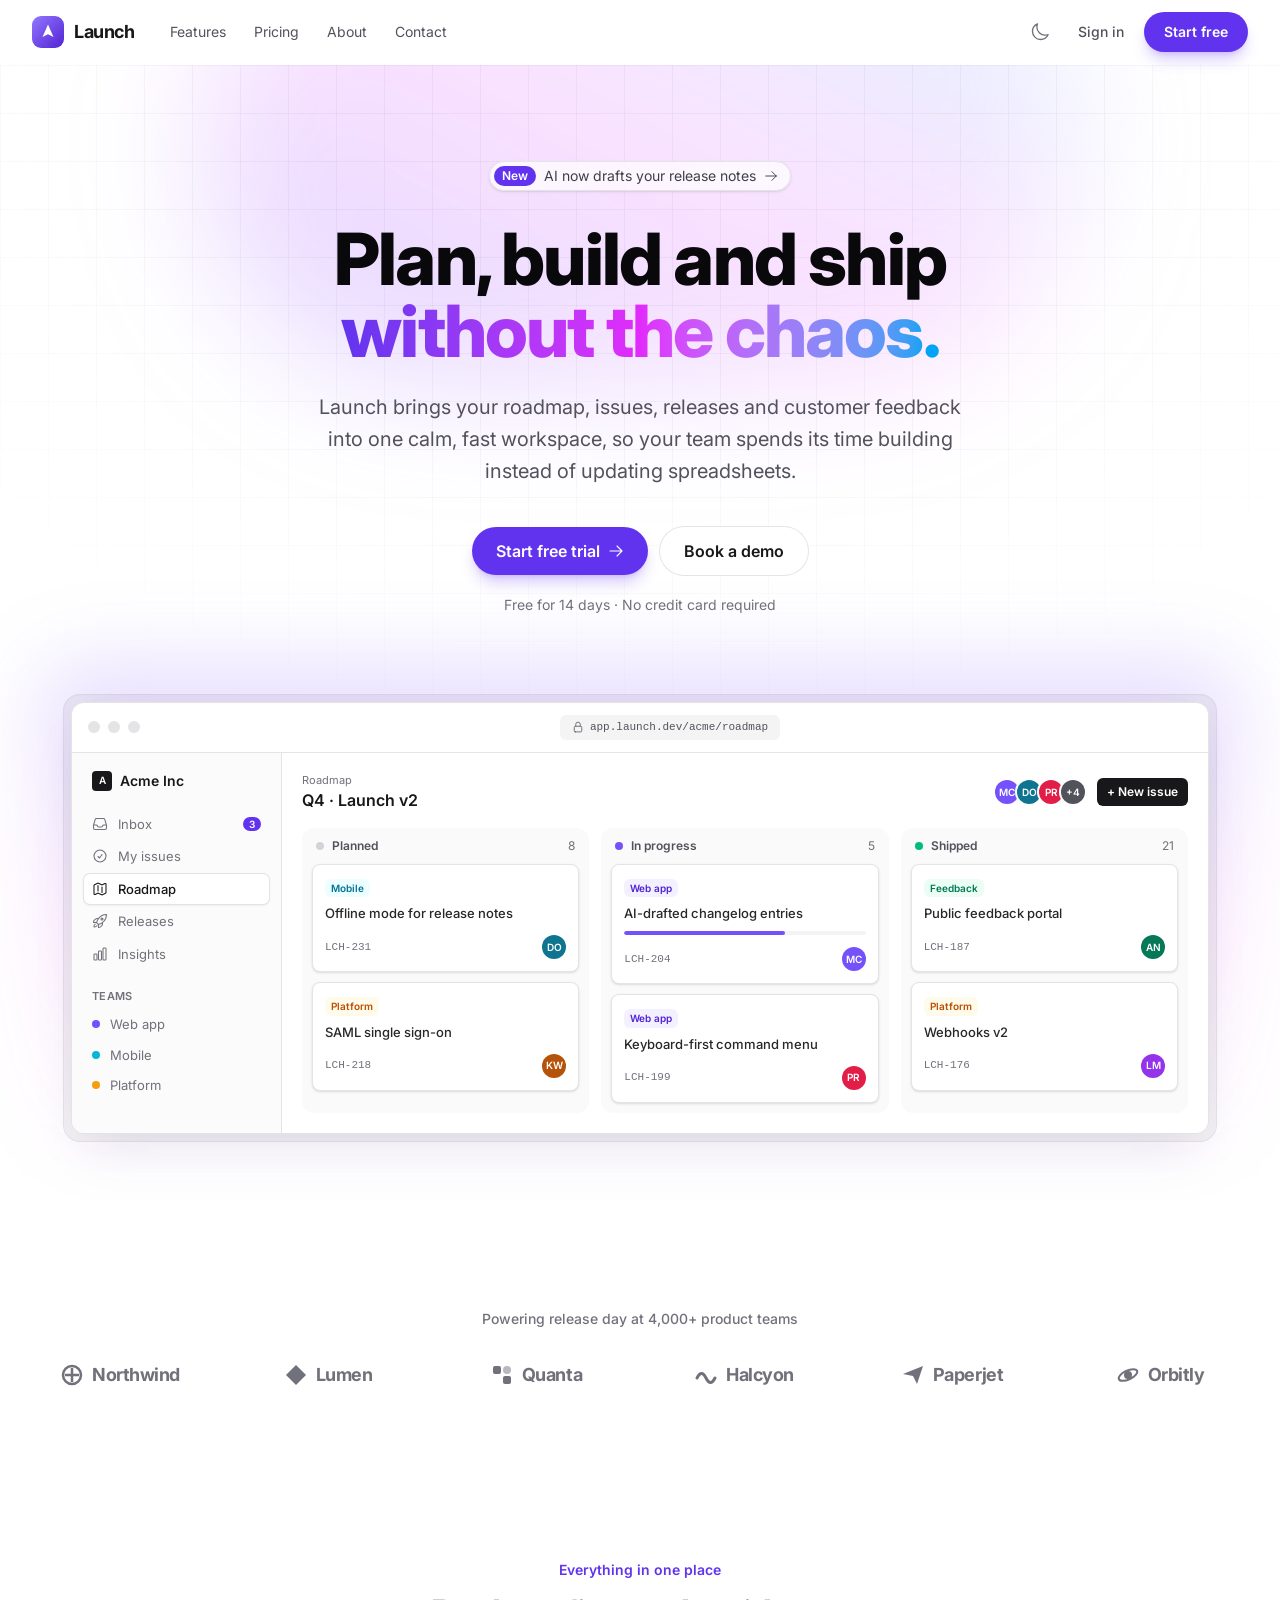
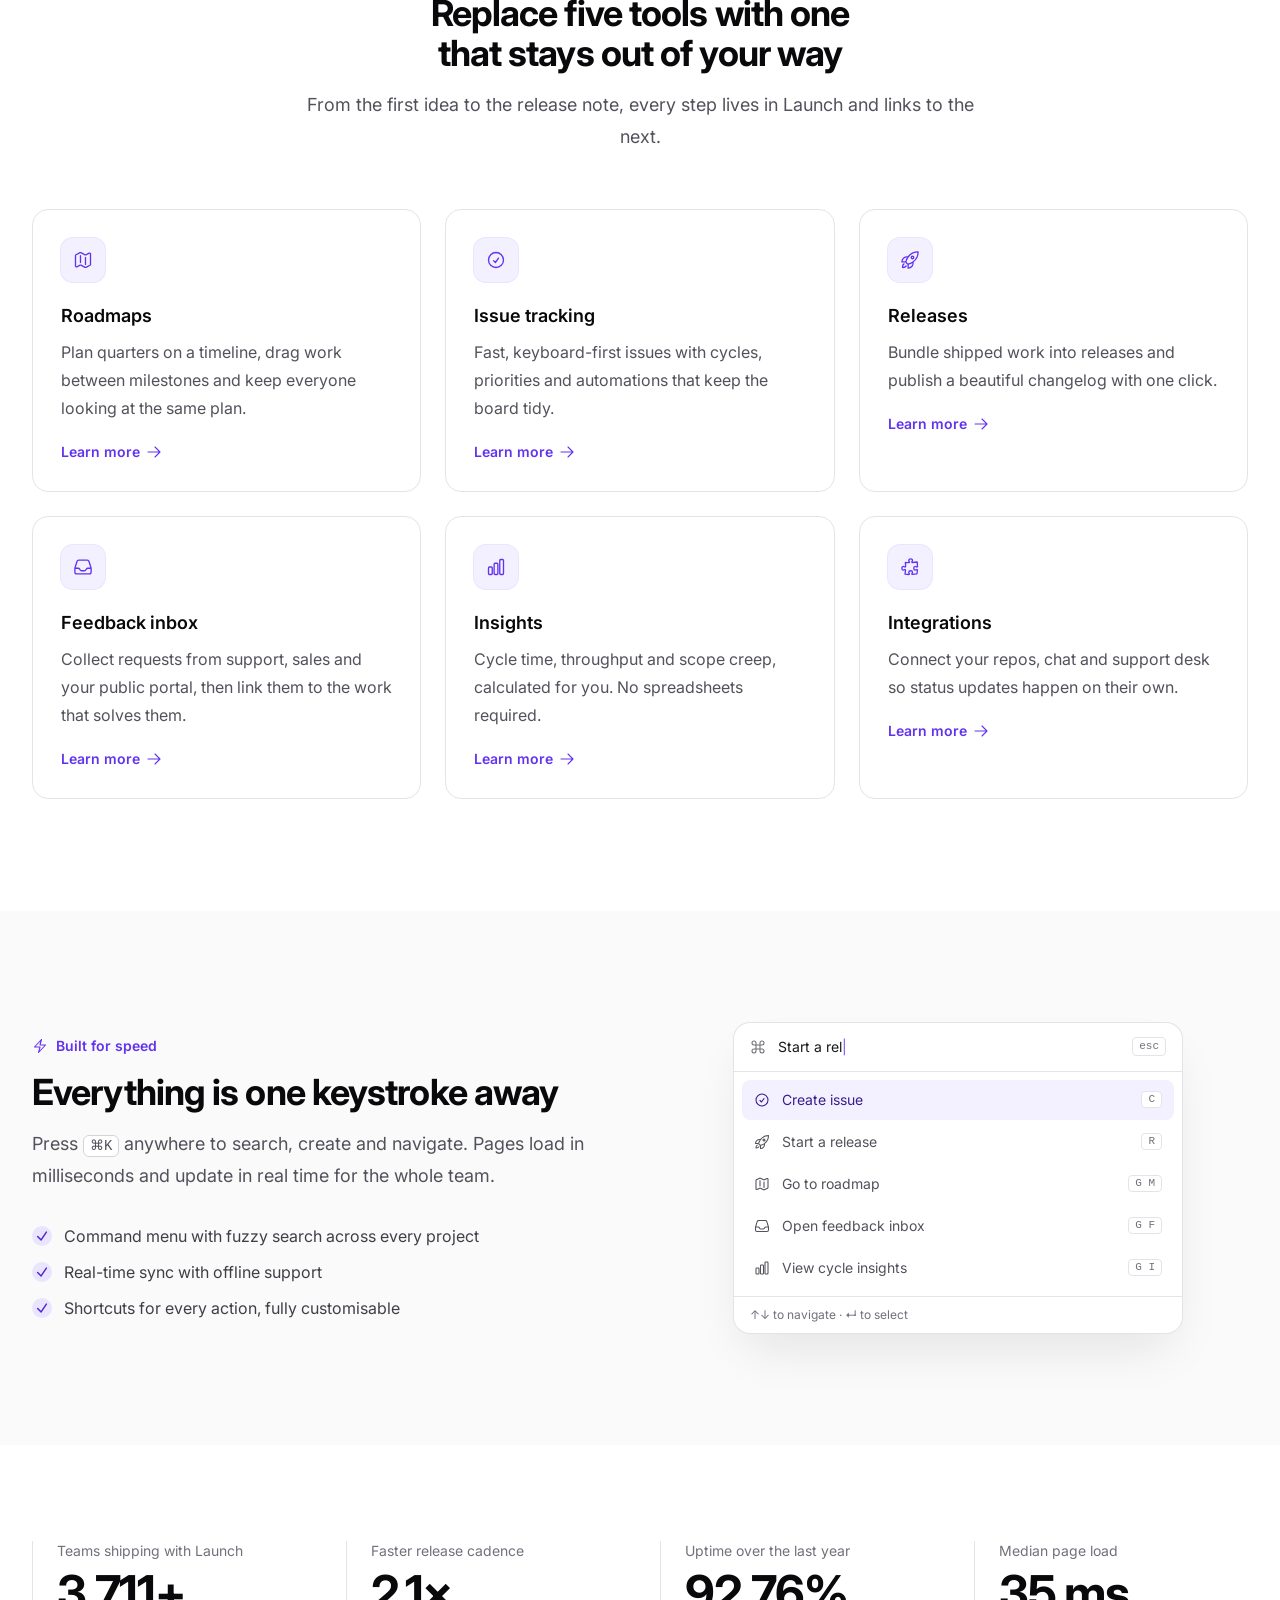
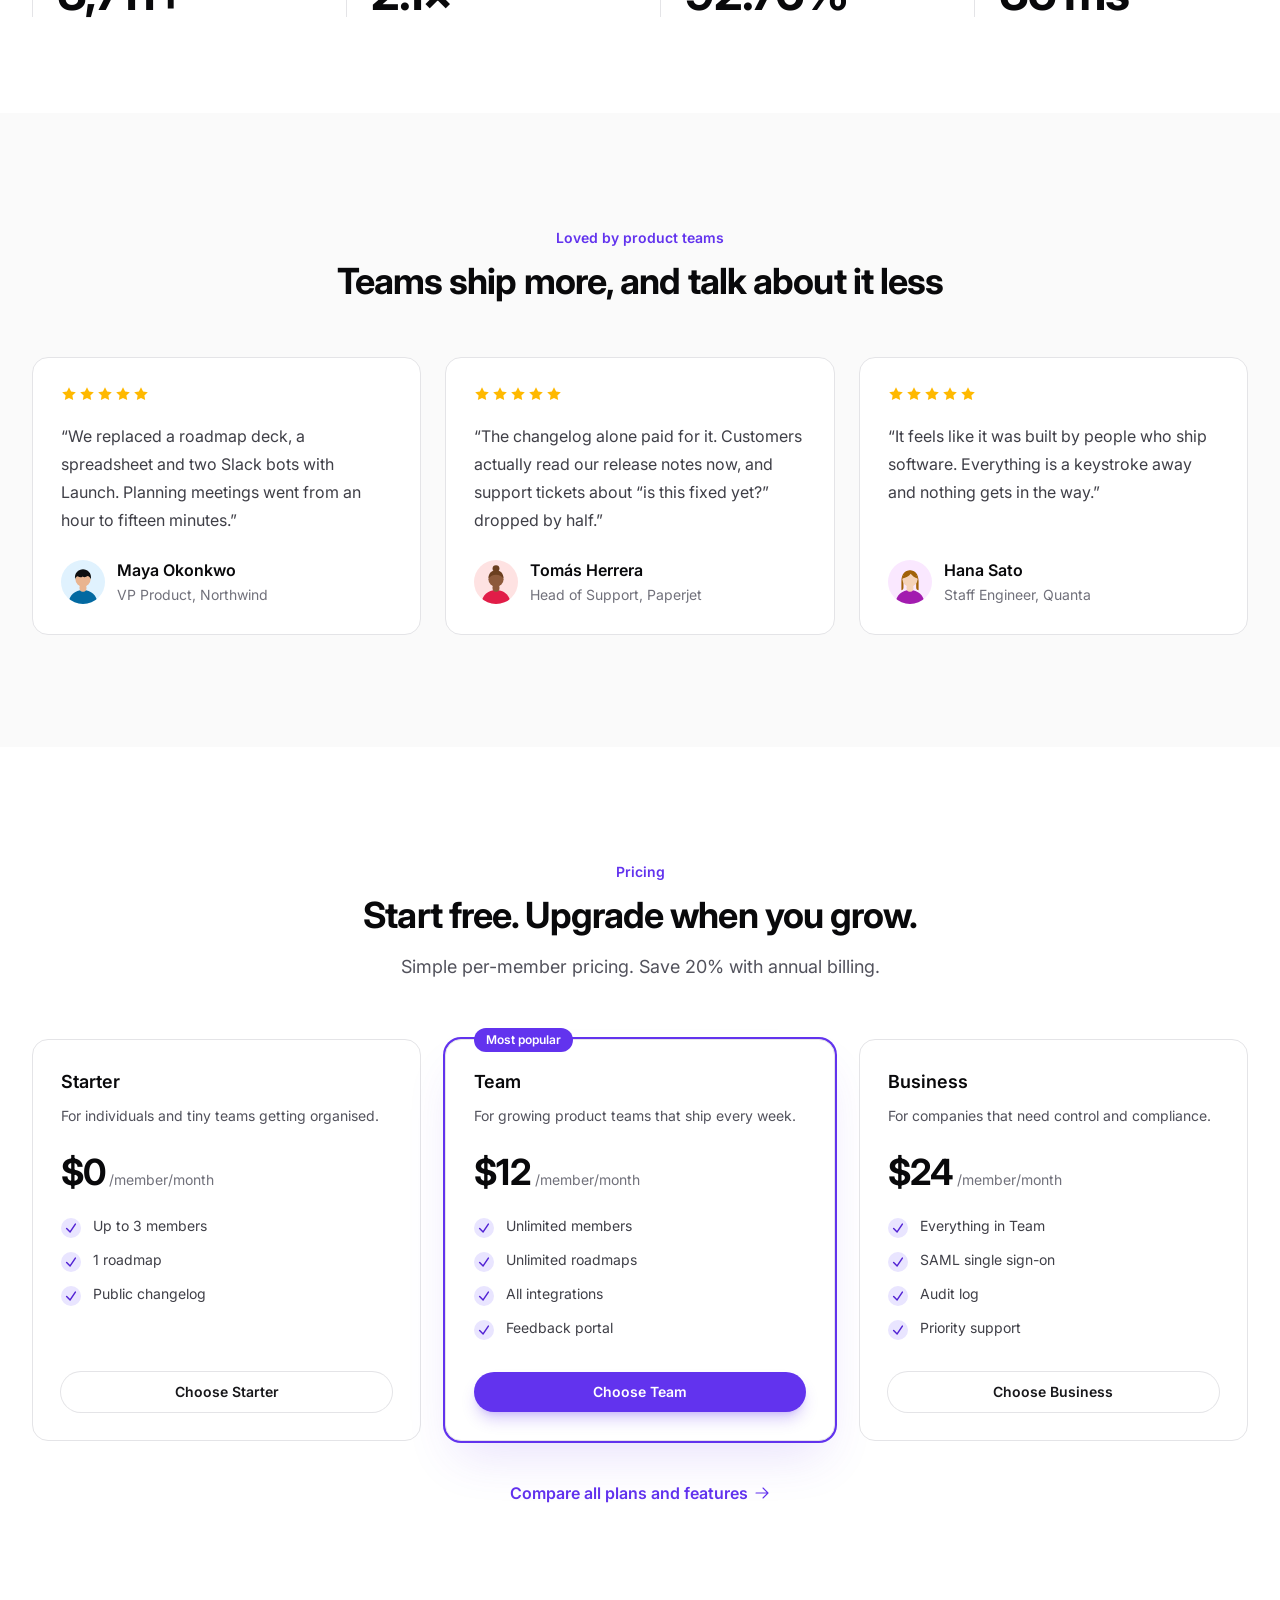
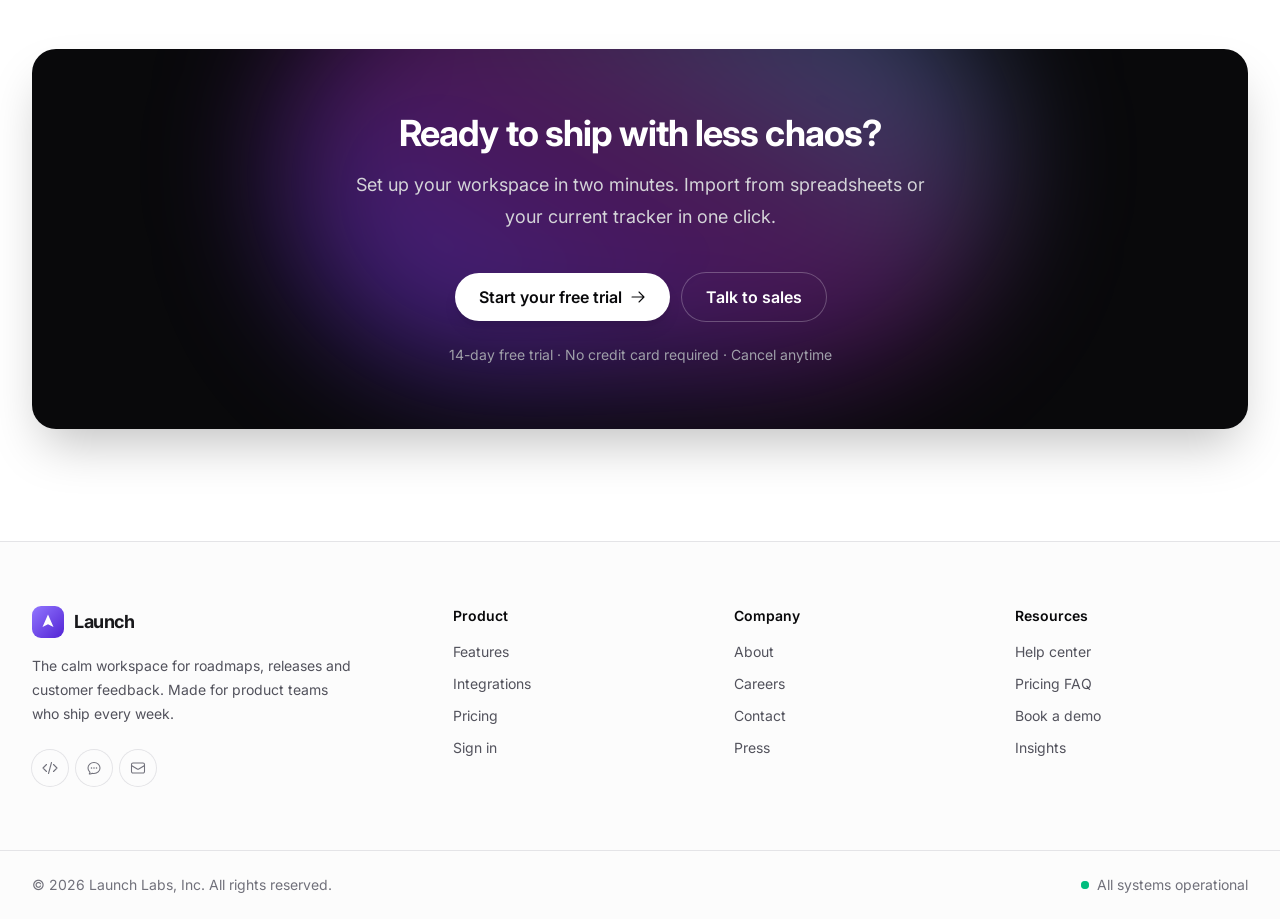
<file: index.html>
<!DOCTYPE html>
<html lang="en">
<head>
  <meta charset="utf-8">
  <meta name="viewport" content="width=device-width, initial-scale=1">
  <title>Launch — Plan, build and ship without the chaos</title>
  <meta name="description" content="Launch brings your roadmap, issues, releases and customer feedback into one calm, fast workspace for product teams.">
  <meta name="theme-color" content="#ffffff" media="(prefers-color-scheme: light)">
  <meta name="theme-color" content="#09090b" media="(prefers-color-scheme: dark)">
  <meta property="og:type" content="website">
  <meta property="og:site_name" content="Launch">
  <meta property="og:title" content="Launch — Plan, build and ship without the chaos">
  <meta property="og:description" content="Launch brings your roadmap, issues, releases and customer feedback into one calm, fast workspace for product teams.">
  <meta property="og:image" content="assets/img/og-image.png">
  <meta name="twitter:card" content="summary_large_image">
  <link rel="icon" href="assets/img/favicon.svg" type="image/svg+xml">
  <link rel="preconnect" href="https://fonts.googleapis.com">
  <link rel="preconnect" href="https://fonts.gstatic.com" crossorigin>
  <link rel="stylesheet" href="https://fonts.googleapis.com/css2?family=Inter:wght@400;500;600;700;800&amp;display=swap">
  <link rel="stylesheet" href="assets/css/style.css">
  <script>(function(){var d=document.documentElement;d.classList.add('js');try{var t=localStorage.getItem('theme');if(t==='dark'||(!t&&window.matchMedia('(prefers-color-scheme: dark)').matches))d.classList.add('dark');}catch(e){}})();</script>
</head>
<body class="bg-white font-sans text-zinc-900 antialiased dark:bg-zinc-950 dark:text-zinc-100">
  <a href="#main" class="sr-only z-[60] rounded-lg bg-brand-600 px-4 py-2 text-sm font-semibold text-white focus:not-sr-only focus:fixed focus:top-3 focus:left-3">Skip to content</a>

  <header id="site-header" class="sticky top-0 z-50 border-b border-transparent bg-white/80 backdrop-blur-xl transition duration-300 dark:bg-zinc-950/80 [&.is-scrolled]:border-zinc-200/80 [&.is-scrolled]:shadow-[0_8px_30px_-12px_rgba(24,24,27,0.15)] dark:[&.is-scrolled]:border-white/10 dark:[&.is-scrolled]:shadow-[0_8px_30px_-12px_rgba(0,0,0,0.6)]">
    <div class="mx-auto max-w-7xl px-5 sm:px-6 lg:px-8 flex h-16 items-center gap-6">
      <a href="index.html" class="flex items-center gap-2.5 text-lg font-bold tracking-tight" aria-label="Launch home">
        <svg class="size-8" viewBox="0 0 32 32" aria-hidden="true"><defs><linearGradient id="logo-h" x1="0" y1="0" x2="1" y2="1"><stop offset="0" stop-color="#9277ff"/><stop offset="1" stop-color="#5223d4"/></linearGradient></defs><rect width="32" height="32" rx="9" fill="url(#logo-h)"/><path d="M10.5 21 16 8.5 21.5 21 16 18.2Z" fill="#fff"/></svg><span>Launch</span>
      </a>
      <nav aria-label="Main" class="hidden md:block">
        <ul class="flex items-center gap-1 text-sm"><li><a href="features.html" class="rounded-full px-3 py-2 text-zinc-600 transition hover:text-zinc-950 aria-[current=page]:font-semibold aria-[current=page]:text-zinc-950 dark:text-zinc-400 dark:hover:text-white dark:aria-[current=page]:text-white">Features</a></li><li><a href="pricing.html" class="rounded-full px-3 py-2 text-zinc-600 transition hover:text-zinc-950 aria-[current=page]:font-semibold aria-[current=page]:text-zinc-950 dark:text-zinc-400 dark:hover:text-white dark:aria-[current=page]:text-white">Pricing</a></li><li><a href="about.html" class="rounded-full px-3 py-2 text-zinc-600 transition hover:text-zinc-950 aria-[current=page]:font-semibold aria-[current=page]:text-zinc-950 dark:text-zinc-400 dark:hover:text-white dark:aria-[current=page]:text-white">About</a></li><li><a href="contact.html" class="rounded-full px-3 py-2 text-zinc-600 transition hover:text-zinc-950 aria-[current=page]:font-semibold aria-[current=page]:text-zinc-950 dark:text-zinc-400 dark:hover:text-white dark:aria-[current=page]:text-white">Contact</a></li></ul>
      </nav>
      <div class="ml-auto flex items-center gap-2">
        <button type="button" data-theme-toggle class="grid size-9 place-items-center rounded-full text-zinc-500 transition hover:bg-zinc-100 hover:text-zinc-900 dark:text-zinc-400 dark:hover:bg-white/10 dark:hover:text-white">
          <span class="dark:hidden"><svg class="size-5" viewBox="0 0 24 24" fill="none" stroke="currentColor" stroke-width="1.6" stroke-linecap="round" stroke-linejoin="round" aria-hidden="true"><path d="M21.752 15.002A9.72 9.72 0 0 1 18 15.75c-5.385 0-9.75-4.365-9.75-9.75 0-1.33.266-2.597.748-3.752A9.753 9.753 0 0 0 3 11.25C3 16.635 7.365 21 12.75 21a9.753 9.753 0 0 0 9.002-5.998Z"/></svg></span><span class="hidden dark:inline"><svg class="size-5" viewBox="0 0 24 24" fill="none" stroke="currentColor" stroke-width="1.6" stroke-linecap="round" stroke-linejoin="round" aria-hidden="true"><path d="M12 3v2.25m6.364.386-1.591 1.591M21 12h-2.25m-.386 6.364-1.591-1.591M12 18.75V21m-4.773-4.227-1.591 1.591M5.25 12H3m4.227-4.773L5.636 5.636M15.75 12a3.75 3.75 0 1 1-7.5 0 3.75 3.75 0 0 1 7.5 0Z"/></svg></span>
        </button>
        <a href="login.html" class="hidden rounded-full px-3 py-2 text-sm font-medium text-zinc-600 hover:text-zinc-950 sm:inline-flex dark:text-zinc-400 dark:hover:text-white">Sign in</a>
        <a href="login.html#signup" class="btn btn-primary hidden sm:inline-flex">Start free</a>
        <button type="button" id="menu-button" class="grid size-9 place-items-center rounded-full text-zinc-700 hover:bg-zinc-100 md:hidden dark:text-zinc-200 dark:hover:bg-white/10" aria-expanded="false" aria-controls="mobile-menu" aria-label="Open menu">
          <span data-icon-open><svg class="size-6" viewBox="0 0 24 24" fill="none" stroke="currentColor" stroke-width="1.6" stroke-linecap="round" stroke-linejoin="round" aria-hidden="true"><path d="M3.75 6.75h16.5M3.75 12h16.5m-16.5 5.25h16.5"/></svg></span><span data-icon-close class="hidden"><svg class="size-6" viewBox="0 0 24 24" fill="none" stroke="currentColor" stroke-width="1.6" stroke-linecap="round" stroke-linejoin="round" aria-hidden="true"><path d="M6 18 18 6M6 6l12 12"/></svg></span>
        </button>
      </div>
    </div>
    <div id="mobile-menu" class="hidden border-t border-zinc-200 bg-white md:hidden dark:border-white/10 dark:bg-zinc-950">
      <nav aria-label="Mobile" class="mx-auto max-w-7xl px-5 sm:px-6 lg:px-8 py-4">
        <ul class="space-y-1"><li><a href="features.html" class="block rounded-xl px-3 py-2.5 text-base font-medium text-zinc-700 hover:bg-zinc-100 aria-[current=page]:bg-brand-50 aria-[current=page]:text-brand-700 dark:text-zinc-200 dark:hover:bg-white/5 dark:aria-[current=page]:bg-brand-500/10 dark:aria-[current=page]:text-brand-300">Features</a></li><li><a href="pricing.html" class="block rounded-xl px-3 py-2.5 text-base font-medium text-zinc-700 hover:bg-zinc-100 aria-[current=page]:bg-brand-50 aria-[current=page]:text-brand-700 dark:text-zinc-200 dark:hover:bg-white/5 dark:aria-[current=page]:bg-brand-500/10 dark:aria-[current=page]:text-brand-300">Pricing</a></li><li><a href="about.html" class="block rounded-xl px-3 py-2.5 text-base font-medium text-zinc-700 hover:bg-zinc-100 aria-[current=page]:bg-brand-50 aria-[current=page]:text-brand-700 dark:text-zinc-200 dark:hover:bg-white/5 dark:aria-[current=page]:bg-brand-500/10 dark:aria-[current=page]:text-brand-300">About</a></li><li><a href="contact.html" class="block rounded-xl px-3 py-2.5 text-base font-medium text-zinc-700 hover:bg-zinc-100 aria-[current=page]:bg-brand-50 aria-[current=page]:text-brand-700 dark:text-zinc-200 dark:hover:bg-white/5 dark:aria-[current=page]:bg-brand-500/10 dark:aria-[current=page]:text-brand-300">Contact</a></li></ul>
        <div class="mt-4 grid grid-cols-2 gap-3 border-t border-zinc-200 pt-4 dark:border-white/10">
          <a href="login.html" class="btn btn-secondary">Sign in</a>
          <a href="login.html#signup" class="btn btn-primary">Start free</a>
        </div>
      </nav>
    </div>
  </header>

  <main id="main">

    <section class="relative isolate overflow-hidden">
      <div class="pointer-events-none absolute inset-0 -z-10" aria-hidden="true">
        <div class="absolute inset-0 bg-[linear-gradient(to_right,rgba(113,113,122,0.08)_1px,transparent_1px),linear-gradient(to_bottom,rgba(113,113,122,0.08)_1px,transparent_1px)] bg-[size:48px_48px] [mask-image:radial-gradient(ellipse_70%_60%_at_50%_0%,#000_40%,transparent_100%)]"></div>
        <div class="absolute -top-40 left-1/2 h-[480px] w-[880px] max-w-[200vw] -translate-x-1/2 rounded-full bg-gradient-to-tr from-brand-400/30 via-fuchsia-400/20 to-sky-300/30 blur-3xl dark:from-brand-600/25 dark:via-fuchsia-600/10 dark:to-sky-500/15"></div>
      </div>
      <div class="mx-auto max-w-7xl px-5 sm:px-6 lg:px-8 pt-16 pb-20 sm:pt-24 sm:pb-28">
        <div class="mx-auto max-w-3xl text-center">
          <a href="features.html#releases" class="reveal inline-flex items-center gap-2 rounded-full border border-zinc-200 bg-white/70 py-1 pr-3 pl-1 text-sm text-zinc-700 shadow-sm backdrop-blur transition hover:border-brand-300 dark:border-white/10 dark:bg-white/5 dark:text-zinc-300">
            <span class="rounded-full bg-brand-600 px-2 py-0.5 text-xs font-semibold text-white">New</span>
            AI now drafts your release notes <svg class="size-3.5" viewBox="0 0 24 24" fill="none" stroke="currentColor" stroke-width="1.6" stroke-linecap="round" stroke-linejoin="round" aria-hidden="true"><path d="M13.5 4.5 21 12m0 0-7.5 7.5M21 12H3"/></svg>
          </a>
          <h1 class="reveal mt-8 text-5xl font-extrabold tracking-tight text-balance text-zinc-950 sm:text-6xl lg:text-7xl dark:text-white">Plan, build and ship <span class="text-gradient">without the chaos.</span></h1>
          <p class="reveal reveal-delay-1 mx-auto mt-6 max-w-2xl text-lg leading-8 text-zinc-600 sm:text-xl dark:text-zinc-400">Launch brings your roadmap, issues, releases and customer feedback into one calm, fast workspace, so your team spends its time building instead of updating spreadsheets.</p>
          <div class="reveal reveal-delay-2 mt-10 flex flex-wrap items-center justify-center gap-3">
            <a href="login.html#signup" class="btn btn-primary btn-lg">Start free trial <svg class="size-4" viewBox="0 0 24 24" fill="none" stroke="currentColor" stroke-width="1.6" stroke-linecap="round" stroke-linejoin="round" aria-hidden="true"><path d="M13.5 4.5 21 12m0 0-7.5 7.5M21 12H3"/></svg></a>
            <a href="contact.html?topic=sales" class="btn btn-secondary btn-lg">Book a demo</a>
          </div>
          <p class="reveal reveal-delay-3 mt-5 text-sm text-zinc-500 dark:text-zinc-400">Free for 14 days &middot; No credit card required</p>
        </div>
        
        <div class="reveal relative mx-auto mt-16 max-w-6xl sm:mt-20">
          <div class="absolute -inset-x-6 -top-8 -bottom-8 -z-10 rounded-[2.5rem] bg-gradient-to-b from-brand-500/20 via-fuchsia-500/10 to-transparent blur-2xl" aria-hidden="true"></div>
          <div class="rounded-2xl bg-zinc-900/5 p-1.5 ring-1 ring-zinc-900/10 backdrop-blur sm:p-2 dark:bg-white/5 dark:ring-white/10" role="img" aria-label="Screenshot of the Launch app showing a Q4 roadmap board with planned, in-progress and shipped work">
            <div class="overflow-hidden rounded-xl bg-white shadow-2xl shadow-brand-950/10 ring-1 ring-zinc-200 dark:bg-zinc-900 dark:ring-white/10" aria-hidden="true">
              <div class="flex items-center gap-2 border-b border-zinc-200 px-4 py-3 dark:border-white/10">
                <span class="size-3 rounded-full bg-zinc-200 dark:bg-white/15"></span><span class="size-3 rounded-full bg-zinc-200 dark:bg-white/15"></span><span class="size-3 rounded-full bg-zinc-200 dark:bg-white/15"></span>
                <span class="mx-auto hidden items-center gap-1.5 rounded-md bg-zinc-100 px-3 py-1 font-mono text-[11px] text-zinc-600 sm:flex dark:bg-white/5 dark:text-zinc-400"><svg class="size-3" viewBox="0 0 24 24" fill="none" stroke="currentColor" stroke-width="1.6" stroke-linecap="round" stroke-linejoin="round" aria-hidden="true"><path d="M16.5 10.5V6.75a4.5 4.5 0 1 0-9 0v3.75m-.75 11.25h10.5a2.25 2.25 0 0 0 2.25-2.25v-6.75a2.25 2.25 0 0 0-2.25-2.25H6.75a2.25 2.25 0 0 0-2.25 2.25v6.75a2.25 2.25 0 0 0 2.25 2.25Z"/></svg> app.launch.dev/acme/roadmap</span>
              </div>
              <div class="grid text-sm md:grid-cols-[210px_1fr]">
                <aside class="hidden border-r border-zinc-200 bg-zinc-50/80 p-3 md:block dark:border-white/10 dark:bg-white/[0.02]">
                  <div class="flex items-center gap-2 rounded-md px-2 py-1.5 font-semibold"><span class="grid size-5 place-items-center rounded bg-zinc-900 text-[10px] text-white dark:bg-white dark:text-zinc-900">A</span>Acme Inc</div>
                  <ul class="mt-3 space-y-0.5 text-[13px]">
                    <li><span class="flex items-center gap-2.5 rounded-md px-2 py-1.5 text-zinc-500 dark:text-zinc-400"><svg class="size-4" viewBox="0 0 24 24" fill="none" stroke="currentColor" stroke-width="1.6" stroke-linecap="round" stroke-linejoin="round" aria-hidden="true"><path d="M2.25 13.5h3.86a2.25 2.25 0 0 1 2.012 1.244l.256.512a2.25 2.25 0 0 0 2.013 1.244h3.218a2.25 2.25 0 0 0 2.013-1.244l.256-.512a2.25 2.25 0 0 1 2.013-1.244h3.859m-19.5.338V18a2.25 2.25 0 0 0 2.25 2.25h15A2.25 2.25 0 0 0 21.75 18v-4.162c0-.224-.034-.447-.1-.661L19.24 5.338a2.25 2.25 0 0 0-2.15-1.588H6.911a2.25 2.25 0 0 0-2.15 1.588L2.35 13.177a2.25 2.25 0 0 0-.1.661Z"/></svg><span class="flex-1">Inbox</span><span class="rounded-full bg-brand-600 px-1.5 text-[10px] font-semibold text-white">3</span></span></li>
                    <li><span class="flex items-center gap-2.5 rounded-md px-2 py-1.5 text-zinc-500 dark:text-zinc-400"><svg class="size-4" viewBox="0 0 24 24" fill="none" stroke="currentColor" stroke-width="1.6" stroke-linecap="round" stroke-linejoin="round" aria-hidden="true"><path d="M9 12.75 11.25 15 15 9.75M21 12a9 9 0 1 1-18 0 9 9 0 0 1 18 0Z"/></svg><span class="flex-1">My issues</span></span></li>
                    <li><span class="flex items-center gap-2.5 rounded-md px-2 py-1.5 bg-white font-medium text-zinc-900 shadow-sm ring-1 ring-zinc-200 dark:bg-white/10 dark:text-white dark:ring-white/10"><svg class="size-4" viewBox="0 0 24 24" fill="none" stroke="currentColor" stroke-width="1.6" stroke-linecap="round" stroke-linejoin="round" aria-hidden="true"><path d="M9 6.75V15m6-6v8.25m.503 3.498 4.875-2.437c.381-.19.622-.58.622-1.006V4.82c0-.836-.88-1.38-1.628-1.006l-3.869 1.934c-.317.159-.69.159-1.006 0L9.503 3.252a1.125 1.125 0 0 0-1.006 0L3.622 5.689C3.24 5.88 3 6.27 3 6.695V19.18c0 .836.88 1.38 1.628 1.006l3.869-1.934c.317-.159.69-.159 1.006 0l4.994 2.497c.317.158.69.158 1.006 0Z"/></svg><span class="flex-1">Roadmap</span></span></li>
                    <li><span class="flex items-center gap-2.5 rounded-md px-2 py-1.5 text-zinc-500 dark:text-zinc-400"><svg class="size-4" viewBox="0 0 24 24" fill="none" stroke="currentColor" stroke-width="1.6" stroke-linecap="round" stroke-linejoin="round" aria-hidden="true"><path d="M15.59 14.37a6 6 0 0 1-5.84 7.38v-4.8m5.84-2.58a14.98 14.98 0 0 0 6.16-12.12A14.98 14.98 0 0 0 9.631 8.41m5.96 5.96a14.926 14.926 0 0 1-5.841 2.58m-.119-8.54a6 6 0 0 0-7.381 5.84h4.8m2.581-5.84a14.927 14.927 0 0 0-2.58 5.84m2.699 2.7c-.103.021-.207.041-.311.06a15.09 15.09 0 0 1-2.448-2.448 14.9 14.9 0 0 1 .06-.312m-2.24 2.39a4.493 4.493 0 0 0-1.757 4.306 4.493 4.493 0 0 0 4.306-1.758M16.5 9a1.5 1.5 0 1 1-3 0 1.5 1.5 0 0 1 3 0Z"/></svg><span class="flex-1">Releases</span></span></li>
                    <li><span class="flex items-center gap-2.5 rounded-md px-2 py-1.5 text-zinc-500 dark:text-zinc-400"><svg class="size-4" viewBox="0 0 24 24" fill="none" stroke="currentColor" stroke-width="1.6" stroke-linecap="round" stroke-linejoin="round" aria-hidden="true"><path d="M3 13.125C3 12.504 3.504 12 4.125 12h2.25c.621 0 1.125.504 1.125 1.125v6.75C7.5 20.496 6.996 21 6.375 21h-2.25A1.125 1.125 0 0 1 3 19.875v-6.75ZM9.75 8.625c0-.621.504-1.125 1.125-1.125h2.25c.621 0 1.125.504 1.125 1.125v11.25c0 .621-.504 1.125-1.125 1.125h-2.25a1.125 1.125 0 0 1-1.125-1.125V8.625ZM16.5 4.125c0-.621.504-1.125 1.125-1.125h2.25C20.496 3 21 3.504 21 4.125v15.75c0 .621-.504 1.125-1.125 1.125h-2.25a1.125 1.125 0 0 1-1.125-1.125V4.125Z"/></svg><span class="flex-1">Insights</span></span></li>
                  </ul>
                  <p class="mt-5 px-2 text-[11px] font-semibold tracking-wide text-zinc-500 uppercase dark:text-zinc-400">Teams</p>
                  <ul class="mt-1 text-[13px]"><li class="flex items-center gap-2.5 px-2 py-1.5 text-zinc-500 dark:text-zinc-400"><span class="size-2 rounded-full" style="background:#7451fa"></span>Web app</li><li class="flex items-center gap-2.5 px-2 py-1.5 text-zinc-500 dark:text-zinc-400"><span class="size-2 rounded-full" style="background:#06b6d4"></span>Mobile</li><li class="flex items-center gap-2.5 px-2 py-1.5 text-zinc-500 dark:text-zinc-400"><span class="size-2 rounded-full" style="background:#f59e0b"></span>Platform</li></ul>
                </aside>
                <div class="min-w-0 p-4 sm:p-5">
                  <div class="flex flex-wrap items-center gap-3">
                    <div><p class="text-[11px] text-zinc-500 dark:text-zinc-400">Roadmap</p><p class="text-base font-semibold">Q4 &middot; Launch v2</p></div>
                    <div class="ml-auto flex -space-x-0.5"><span class="grid size-6 shrink-0 place-items-center rounded-full text-[10px] font-semibold text-white ring-2 ring-white dark:ring-zinc-900" style="background:#7451fa" aria-hidden="true">MC</span><span class="grid size-6 shrink-0 place-items-center rounded-full text-[10px] font-semibold text-white ring-2 ring-white dark:ring-zinc-900" style="background:#0e7490" aria-hidden="true">DO</span><span class="grid size-6 shrink-0 place-items-center rounded-full text-[10px] font-semibold text-white ring-2 ring-white dark:ring-zinc-900" style="background:#e11d48" aria-hidden="true">PR</span><span class="grid size-6 shrink-0 place-items-center rounded-full text-[10px] font-semibold text-white ring-2 ring-white dark:ring-zinc-900" style="background:#52525b" aria-hidden="true">+4</span></div>
                    <span class="hidden rounded-md bg-zinc-900 px-2.5 py-1.5 text-xs font-semibold text-white sm:inline dark:bg-white dark:text-zinc-900">+ New issue</span>
                  </div>
                  <div class="mt-4 grid grid-cols-2 gap-3 sm:grid-cols-3">
                  <div class=" space-y-2.5 rounded-xl bg-zinc-50 p-2.5 dark:bg-white/[0.03]">
                    <p class="flex items-center gap-2 px-1 text-xs font-semibold text-zinc-600 dark:text-zinc-300"><span class="size-2 rounded-full bg-zinc-300 dark:bg-zinc-500"></span>Planned<span class="ml-auto font-normal text-zinc-500 dark:text-zinc-400">8</span></p>
                    <div class="rounded-lg border border-zinc-200 bg-white p-3 shadow-sm dark:border-white/10 dark:bg-zinc-800/60">
                      <span class="inline-flex rounded-md px-1.5 py-0.5 text-[10px] font-semibold bg-cyan-50 text-cyan-700 dark:bg-cyan-500/15 dark:text-cyan-300">Mobile</span>
                      <p class="mt-2 text-[13px] leading-snug font-medium text-zinc-800 dark:text-zinc-100">Offline mode for release notes</p>
                      
                      <div class="mt-3 flex items-center justify-between text-[11px] text-zinc-500 dark:text-zinc-400"><span class="font-mono">LCH-231</span><span class="grid size-6 shrink-0 place-items-center rounded-full text-[10px] font-semibold text-white ring-2 ring-white dark:ring-zinc-900" style="background:#0e7490" aria-hidden="true">DO</span></div>
                    </div><div class="rounded-lg border border-zinc-200 bg-white p-3 shadow-sm dark:border-white/10 dark:bg-zinc-800/60">
                      <span class="inline-flex rounded-md px-1.5 py-0.5 text-[10px] font-semibold bg-amber-50 text-amber-700 dark:bg-amber-500/15 dark:text-amber-300">Platform</span>
                      <p class="mt-2 text-[13px] leading-snug font-medium text-zinc-800 dark:text-zinc-100">SAML single sign-on</p>
                      
                      <div class="mt-3 flex items-center justify-between text-[11px] text-zinc-500 dark:text-zinc-400"><span class="font-mono">LCH-218</span><span class="grid size-6 shrink-0 place-items-center rounded-full text-[10px] font-semibold text-white ring-2 ring-white dark:ring-zinc-900" style="background:#b45309" aria-hidden="true">KW</span></div>
                    </div>
                  </div>
                  <div class=" space-y-2.5 rounded-xl bg-zinc-50 p-2.5 dark:bg-white/[0.03]">
                    <p class="flex items-center gap-2 px-1 text-xs font-semibold text-zinc-600 dark:text-zinc-300"><span class="size-2 rounded-full bg-brand-500"></span>In progress<span class="ml-auto font-normal text-zinc-500 dark:text-zinc-400">5</span></p>
                    <div class="rounded-lg border border-zinc-200 bg-white p-3 shadow-sm dark:border-white/10 dark:bg-zinc-800/60">
                      <span class="inline-flex rounded-md px-1.5 py-0.5 text-[10px] font-semibold bg-brand-50 text-brand-700 dark:bg-brand-500/15 dark:text-brand-300">Web app</span>
                      <p class="mt-2 text-[13px] leading-snug font-medium text-zinc-800 dark:text-zinc-100">AI-drafted changelog entries</p>
                      <div class="mt-2 h-1 overflow-hidden rounded-full bg-zinc-100 dark:bg-white/10"><div class="h-full w-2/3 rounded-full bg-brand-500"></div></div>
                      <div class="mt-3 flex items-center justify-between text-[11px] text-zinc-500 dark:text-zinc-400"><span class="font-mono">LCH-204</span><span class="grid size-6 shrink-0 place-items-center rounded-full text-[10px] font-semibold text-white ring-2 ring-white dark:ring-zinc-900" style="background:#7451fa" aria-hidden="true">MC</span></div>
                    </div><div class="rounded-lg border border-zinc-200 bg-white p-3 shadow-sm dark:border-white/10 dark:bg-zinc-800/60">
                      <span class="inline-flex rounded-md px-1.5 py-0.5 text-[10px] font-semibold bg-brand-50 text-brand-700 dark:bg-brand-500/15 dark:text-brand-300">Web app</span>
                      <p class="mt-2 text-[13px] leading-snug font-medium text-zinc-800 dark:text-zinc-100">Keyboard-first command menu</p>
                      
                      <div class="mt-3 flex items-center justify-between text-[11px] text-zinc-500 dark:text-zinc-400"><span class="font-mono">LCH-199</span><span class="grid size-6 shrink-0 place-items-center rounded-full text-[10px] font-semibold text-white ring-2 ring-white dark:ring-zinc-900" style="background:#e11d48" aria-hidden="true">PR</span></div>
                    </div>
                  </div>
                  <div class="hidden sm:block space-y-2.5 rounded-xl bg-zinc-50 p-2.5 dark:bg-white/[0.03]">
                    <p class="flex items-center gap-2 px-1 text-xs font-semibold text-zinc-600 dark:text-zinc-300"><span class="size-2 rounded-full bg-emerald-500"></span>Shipped<span class="ml-auto font-normal text-zinc-500 dark:text-zinc-400">21</span></p>
                    <div class="rounded-lg border border-zinc-200 bg-white p-3 shadow-sm dark:border-white/10 dark:bg-zinc-800/60">
                      <span class="inline-flex rounded-md px-1.5 py-0.5 text-[10px] font-semibold bg-emerald-50 text-emerald-700 dark:bg-emerald-500/15 dark:text-emerald-300">Feedback</span>
                      <p class="mt-2 text-[13px] leading-snug font-medium text-zinc-800 dark:text-zinc-100">Public feedback portal</p>
                      
                      <div class="mt-3 flex items-center justify-between text-[11px] text-zinc-500 dark:text-zinc-400"><span class="font-mono">LCH-187</span><span class="grid size-6 shrink-0 place-items-center rounded-full text-[10px] font-semibold text-white ring-2 ring-white dark:ring-zinc-900" style="background:#047857" aria-hidden="true">AN</span></div>
                    </div><div class="rounded-lg border border-zinc-200 bg-white p-3 shadow-sm dark:border-white/10 dark:bg-zinc-800/60">
                      <span class="inline-flex rounded-md px-1.5 py-0.5 text-[10px] font-semibold bg-amber-50 text-amber-700 dark:bg-amber-500/15 dark:text-amber-300">Platform</span>
                      <p class="mt-2 text-[13px] leading-snug font-medium text-zinc-800 dark:text-zinc-100">Webhooks v2</p>
                      
                      <div class="mt-3 flex items-center justify-between text-[11px] text-zinc-500 dark:text-zinc-400"><span class="font-mono">LCH-176</span><span class="grid size-6 shrink-0 place-items-center rounded-full text-[10px] font-semibold text-white ring-2 ring-white dark:ring-zinc-900" style="background:#9333ea" aria-hidden="true">LM</span></div>
                    </div>
                  </div>
                  </div>
                </div>
              </div>
            </div>
          </div>
        </div>
      </div>
    </section>
    
    <section class="py-14" aria-labelledby="logos-title">
      <div class="mx-auto max-w-7xl px-5 sm:px-6 lg:px-8">
        <p id="logos-title" class="reveal text-center text-sm font-medium text-zinc-500 dark:text-zinc-400">Powering release day at 4,000+ product teams</p>
        <ul class="reveal mt-8 grid grid-cols-2 gap-x-8 gap-y-6 sm:grid-cols-3 lg:grid-cols-6"><li class="flex items-center justify-center gap-2 text-lg font-bold tracking-tight text-zinc-500 transition hover:text-zinc-700 dark:text-zinc-400 dark:hover:text-zinc-300"><svg class="size-6" viewBox="0 0 24 24" aria-hidden="true"><circle cx="12" cy="12" r="9" fill="none" stroke="currentColor" stroke-width="2.5"/><path d="M12 5v14M5 12h14" stroke="currentColor" stroke-width="2.5"/></svg>Northwind</li><li class="flex items-center justify-center gap-2 text-lg font-bold tracking-tight text-zinc-500 transition hover:text-zinc-700 dark:text-zinc-400 dark:hover:text-zinc-300"><svg class="size-6" viewBox="0 0 24 24" aria-hidden="true"><path d="M12 2 22 12 12 22 2 12Z" fill="currentColor"/></svg>Lumen</li><li class="flex items-center justify-center gap-2 text-lg font-bold tracking-tight text-zinc-500 transition hover:text-zinc-700 dark:text-zinc-400 dark:hover:text-zinc-300"><svg class="size-6" viewBox="0 0 24 24" aria-hidden="true"><rect x="3" y="3" width="8" height="8" rx="2" fill="currentColor"/><rect x="13" y="13" width="8" height="8" rx="2" fill="currentColor"/><rect x="13" y="3" width="8" height="8" rx="4" fill="currentColor" opacity=".5"/></svg>Quanta</li><li class="flex items-center justify-center gap-2 text-lg font-bold tracking-tight text-zinc-500 transition hover:text-zinc-700 dark:text-zinc-400 dark:hover:text-zinc-300"><svg class="size-6" viewBox="0 0 24 24" aria-hidden="true"><path d="M3 15c3-6 6-6 9 0s6 6 9 0" fill="none" stroke="currentColor" stroke-width="3" stroke-linecap="round"/></svg>Halcyon</li><li class="flex items-center justify-center gap-2 text-lg font-bold tracking-tight text-zinc-500 transition hover:text-zinc-700 dark:text-zinc-400 dark:hover:text-zinc-300"><svg class="size-6" viewBox="0 0 24 24" aria-hidden="true"><path d="M2 11 22 3l-6 18-4-8Z" fill="currentColor"/></svg>Paperjet</li><li class="flex items-center justify-center gap-2 text-lg font-bold tracking-tight text-zinc-500 transition hover:text-zinc-700 dark:text-zinc-400 dark:hover:text-zinc-300"><svg class="size-6" viewBox="0 0 24 24" aria-hidden="true"><circle cx="12" cy="12" r="4" fill="currentColor"/><ellipse cx="12" cy="12" rx="10" ry="4.5" fill="none" stroke="currentColor" stroke-width="2" transform="rotate(-25 12 12)"/></svg>Orbitly</li></ul>
      </div>
    </section>

    <section class="py-20 sm:py-28" aria-labelledby="features-title">
      <div class="mx-auto max-w-7xl px-5 sm:px-6 lg:px-8">
        <div class="reveal mx-auto max-w-2xl text-center">
          <p class="eyebrow">Everything in one place</p>
          <h2 id="features-title" class="mt-3 text-3xl font-bold tracking-tight text-balance text-zinc-950 sm:text-4xl dark:text-white">Replace five tools with one that stays out of your way</h2>
          <p class="mt-4 text-lg leading-8 text-zinc-600 dark:text-zinc-400">From the first idea to the release note, every step lives in Launch and links to the next.</p>
        </div>
        <div class="mt-14 grid gap-6 sm:grid-cols-2 lg:grid-cols-3">
          <a href="features.html#roadmaps" class="reveal reveal-delay-0 group card relative p-7 transition hover:-translate-y-1 hover:border-brand-300 hover:shadow-xl hover:shadow-brand-600/5 dark:hover:border-brand-500/40">
            <span class="grid size-11 place-items-center rounded-xl bg-brand-50 text-brand-600 ring-1 ring-brand-100 transition group-hover:bg-brand-600 group-hover:text-white dark:bg-brand-500/10 dark:text-brand-300 dark:ring-brand-500/20"><svg class="size-5" viewBox="0 0 24 24" fill="none" stroke="currentColor" stroke-width="1.6" stroke-linecap="round" stroke-linejoin="round" aria-hidden="true"><path d="M9 6.75V15m6-6v8.25m.503 3.498 4.875-2.437c.381-.19.622-.58.622-1.006V4.82c0-.836-.88-1.38-1.628-1.006l-3.869 1.934c-.317.159-.69.159-1.006 0L9.503 3.252a1.125 1.125 0 0 0-1.006 0L3.622 5.689C3.24 5.88 3 6.27 3 6.695V19.18c0 .836.88 1.38 1.628 1.006l3.869-1.934c.317-.159.69-.159 1.006 0l4.994 2.497c.317.158.69.158 1.006 0Z"/></svg></span>
            <h3 class="mt-5 text-lg font-semibold text-zinc-950 dark:text-white">Roadmaps</h3>
            <p class="mt-2 leading-7 text-zinc-600 dark:text-zinc-400">Plan quarters on a timeline, drag work between milestones and keep everyone looking at the same plan.</p>
            <span class="mt-5 inline-flex items-center gap-1.5 text-sm font-semibold text-brand-600 dark:text-brand-400">Learn more <span class="transition group-hover:translate-x-0.5"><svg class="size-4" viewBox="0 0 24 24" fill="none" stroke="currentColor" stroke-width="1.6" stroke-linecap="round" stroke-linejoin="round" aria-hidden="true"><path d="M13.5 4.5 21 12m0 0-7.5 7.5M21 12H3"/></svg></span></span>
          </a>
          <a href="features.html#issues" class="reveal reveal-delay-1 group card relative p-7 transition hover:-translate-y-1 hover:border-brand-300 hover:shadow-xl hover:shadow-brand-600/5 dark:hover:border-brand-500/40">
            <span class="grid size-11 place-items-center rounded-xl bg-brand-50 text-brand-600 ring-1 ring-brand-100 transition group-hover:bg-brand-600 group-hover:text-white dark:bg-brand-500/10 dark:text-brand-300 dark:ring-brand-500/20"><svg class="size-5" viewBox="0 0 24 24" fill="none" stroke="currentColor" stroke-width="1.6" stroke-linecap="round" stroke-linejoin="round" aria-hidden="true"><path d="M9 12.75 11.25 15 15 9.75M21 12a9 9 0 1 1-18 0 9 9 0 0 1 18 0Z"/></svg></span>
            <h3 class="mt-5 text-lg font-semibold text-zinc-950 dark:text-white">Issue tracking</h3>
            <p class="mt-2 leading-7 text-zinc-600 dark:text-zinc-400">Fast, keyboard-first issues with cycles, priorities and automations that keep the board tidy.</p>
            <span class="mt-5 inline-flex items-center gap-1.5 text-sm font-semibold text-brand-600 dark:text-brand-400">Learn more <span class="transition group-hover:translate-x-0.5"><svg class="size-4" viewBox="0 0 24 24" fill="none" stroke="currentColor" stroke-width="1.6" stroke-linecap="round" stroke-linejoin="round" aria-hidden="true"><path d="M13.5 4.5 21 12m0 0-7.5 7.5M21 12H3"/></svg></span></span>
          </a>
          <a href="features.html#releases" class="reveal reveal-delay-2 group card relative p-7 transition hover:-translate-y-1 hover:border-brand-300 hover:shadow-xl hover:shadow-brand-600/5 dark:hover:border-brand-500/40">
            <span class="grid size-11 place-items-center rounded-xl bg-brand-50 text-brand-600 ring-1 ring-brand-100 transition group-hover:bg-brand-600 group-hover:text-white dark:bg-brand-500/10 dark:text-brand-300 dark:ring-brand-500/20"><svg class="size-5" viewBox="0 0 24 24" fill="none" stroke="currentColor" stroke-width="1.6" stroke-linecap="round" stroke-linejoin="round" aria-hidden="true"><path d="M15.59 14.37a6 6 0 0 1-5.84 7.38v-4.8m5.84-2.58a14.98 14.98 0 0 0 6.16-12.12A14.98 14.98 0 0 0 9.631 8.41m5.96 5.96a14.926 14.926 0 0 1-5.841 2.58m-.119-8.54a6 6 0 0 0-7.381 5.84h4.8m2.581-5.84a14.927 14.927 0 0 0-2.58 5.84m2.699 2.7c-.103.021-.207.041-.311.06a15.09 15.09 0 0 1-2.448-2.448 14.9 14.9 0 0 1 .06-.312m-2.24 2.39a4.493 4.493 0 0 0-1.757 4.306 4.493 4.493 0 0 0 4.306-1.758M16.5 9a1.5 1.5 0 1 1-3 0 1.5 1.5 0 0 1 3 0Z"/></svg></span>
            <h3 class="mt-5 text-lg font-semibold text-zinc-950 dark:text-white">Releases</h3>
            <p class="mt-2 leading-7 text-zinc-600 dark:text-zinc-400">Bundle shipped work into releases and publish a beautiful changelog with one click.</p>
            <span class="mt-5 inline-flex items-center gap-1.5 text-sm font-semibold text-brand-600 dark:text-brand-400">Learn more <span class="transition group-hover:translate-x-0.5"><svg class="size-4" viewBox="0 0 24 24" fill="none" stroke="currentColor" stroke-width="1.6" stroke-linecap="round" stroke-linejoin="round" aria-hidden="true"><path d="M13.5 4.5 21 12m0 0-7.5 7.5M21 12H3"/></svg></span></span>
          </a>
          <a href="features.html#feedback" class="reveal reveal-delay-0 group card relative p-7 transition hover:-translate-y-1 hover:border-brand-300 hover:shadow-xl hover:shadow-brand-600/5 dark:hover:border-brand-500/40">
            <span class="grid size-11 place-items-center rounded-xl bg-brand-50 text-brand-600 ring-1 ring-brand-100 transition group-hover:bg-brand-600 group-hover:text-white dark:bg-brand-500/10 dark:text-brand-300 dark:ring-brand-500/20"><svg class="size-5" viewBox="0 0 24 24" fill="none" stroke="currentColor" stroke-width="1.6" stroke-linecap="round" stroke-linejoin="round" aria-hidden="true"><path d="M2.25 13.5h3.86a2.25 2.25 0 0 1 2.012 1.244l.256.512a2.25 2.25 0 0 0 2.013 1.244h3.218a2.25 2.25 0 0 0 2.013-1.244l.256-.512a2.25 2.25 0 0 1 2.013-1.244h3.859m-19.5.338V18a2.25 2.25 0 0 0 2.25 2.25h15A2.25 2.25 0 0 0 21.75 18v-4.162c0-.224-.034-.447-.1-.661L19.24 5.338a2.25 2.25 0 0 0-2.15-1.588H6.911a2.25 2.25 0 0 0-2.15 1.588L2.35 13.177a2.25 2.25 0 0 0-.1.661Z"/></svg></span>
            <h3 class="mt-5 text-lg font-semibold text-zinc-950 dark:text-white">Feedback inbox</h3>
            <p class="mt-2 leading-7 text-zinc-600 dark:text-zinc-400">Collect requests from support, sales and your public portal, then link them to the work that solves them.</p>
            <span class="mt-5 inline-flex items-center gap-1.5 text-sm font-semibold text-brand-600 dark:text-brand-400">Learn more <span class="transition group-hover:translate-x-0.5"><svg class="size-4" viewBox="0 0 24 24" fill="none" stroke="currentColor" stroke-width="1.6" stroke-linecap="round" stroke-linejoin="round" aria-hidden="true"><path d="M13.5 4.5 21 12m0 0-7.5 7.5M21 12H3"/></svg></span></span>
          </a>
          <a href="features.html#insights" class="reveal reveal-delay-1 group card relative p-7 transition hover:-translate-y-1 hover:border-brand-300 hover:shadow-xl hover:shadow-brand-600/5 dark:hover:border-brand-500/40">
            <span class="grid size-11 place-items-center rounded-xl bg-brand-50 text-brand-600 ring-1 ring-brand-100 transition group-hover:bg-brand-600 group-hover:text-white dark:bg-brand-500/10 dark:text-brand-300 dark:ring-brand-500/20"><svg class="size-5" viewBox="0 0 24 24" fill="none" stroke="currentColor" stroke-width="1.6" stroke-linecap="round" stroke-linejoin="round" aria-hidden="true"><path d="M3 13.125C3 12.504 3.504 12 4.125 12h2.25c.621 0 1.125.504 1.125 1.125v6.75C7.5 20.496 6.996 21 6.375 21h-2.25A1.125 1.125 0 0 1 3 19.875v-6.75ZM9.75 8.625c0-.621.504-1.125 1.125-1.125h2.25c.621 0 1.125.504 1.125 1.125v11.25c0 .621-.504 1.125-1.125 1.125h-2.25a1.125 1.125 0 0 1-1.125-1.125V8.625ZM16.5 4.125c0-.621.504-1.125 1.125-1.125h2.25C20.496 3 21 3.504 21 4.125v15.75c0 .621-.504 1.125-1.125 1.125h-2.25a1.125 1.125 0 0 1-1.125-1.125V4.125Z"/></svg></span>
            <h3 class="mt-5 text-lg font-semibold text-zinc-950 dark:text-white">Insights</h3>
            <p class="mt-2 leading-7 text-zinc-600 dark:text-zinc-400">Cycle time, throughput and scope creep, calculated for you. No spreadsheets required.</p>
            <span class="mt-5 inline-flex items-center gap-1.5 text-sm font-semibold text-brand-600 dark:text-brand-400">Learn more <span class="transition group-hover:translate-x-0.5"><svg class="size-4" viewBox="0 0 24 24" fill="none" stroke="currentColor" stroke-width="1.6" stroke-linecap="round" stroke-linejoin="round" aria-hidden="true"><path d="M13.5 4.5 21 12m0 0-7.5 7.5M21 12H3"/></svg></span></span>
          </a>
          <a href="features.html#integrations" class="reveal reveal-delay-2 group card relative p-7 transition hover:-translate-y-1 hover:border-brand-300 hover:shadow-xl hover:shadow-brand-600/5 dark:hover:border-brand-500/40">
            <span class="grid size-11 place-items-center rounded-xl bg-brand-50 text-brand-600 ring-1 ring-brand-100 transition group-hover:bg-brand-600 group-hover:text-white dark:bg-brand-500/10 dark:text-brand-300 dark:ring-brand-500/20"><svg class="size-5" viewBox="0 0 24 24" fill="none" stroke="currentColor" stroke-width="1.6" stroke-linecap="round" stroke-linejoin="round" aria-hidden="true"><path d="M14.25 6.087c0-.355.186-.676.401-.959.221-.29.349-.634.349-1.003 0-1.036-1.007-1.875-2.25-1.875s-2.25.84-2.25 1.875c0 .369.128.713.349 1.003.215.283.401.604.401.959v0a.64.64 0 0 1-.657.643 48.39 48.39 0 0 1-4.163-.3c.186 1.613.293 3.25.315 4.907a.656.656 0 0 1-.658.663v0c-.355 0-.676-.186-.959-.401a1.647 1.647 0 0 0-1.003-.349c-1.036 0-1.875 1.007-1.875 2.25s.84 2.25 1.875 2.25c.369 0 .713-.128 1.003-.349.283-.215.604-.401.959-.401v0c.31 0 .555.26.532.57a48.039 48.039 0 0 1-.642 5.056c1.518.19 3.058.309 4.616.354a.64.64 0 0 0 .657-.643v0c0-.355-.186-.676-.401-.959a1.647 1.647 0 0 1-.349-1.003c0-1.035 1.008-1.875 2.25-1.875 1.243 0 2.25.84 2.25 1.875 0 .369-.128.713-.349 1.003-.215.283-.4.604-.4.959v0c0 .333.277.599.61.58a48.1 48.1 0 0 0 5.427-.63 48.05 48.05 0 0 0 .582-4.717.532.532 0 0 0-.533-.57v0c-.355 0-.676.186-.959.401-.29.221-.634.349-1.003.349-1.035 0-1.875-1.007-1.875-2.25s.84-2.25 1.875-2.25c.37 0 .713.128 1.003.349.283.215.604.401.96.401v0a.656.656 0 0 0 .658-.663 48.422 48.422 0 0 0-.37-5.36c-1.886.342-3.81.574-5.766.689a.578.578 0 0 1-.61-.58v0Z"/></svg></span>
            <h3 class="mt-5 text-lg font-semibold text-zinc-950 dark:text-white">Integrations</h3>
            <p class="mt-2 leading-7 text-zinc-600 dark:text-zinc-400">Connect your repos, chat and support desk so status updates happen on their own.</p>
            <span class="mt-5 inline-flex items-center gap-1.5 text-sm font-semibold text-brand-600 dark:text-brand-400">Learn more <span class="transition group-hover:translate-x-0.5"><svg class="size-4" viewBox="0 0 24 24" fill="none" stroke="currentColor" stroke-width="1.6" stroke-linecap="round" stroke-linejoin="round" aria-hidden="true"><path d="M13.5 4.5 21 12m0 0-7.5 7.5M21 12H3"/></svg></span></span>
          </a>
        </div>
      </div>
    </section>

    <section class="relative overflow-hidden bg-zinc-50 py-20 sm:py-28 dark:bg-white/[0.02]">
      <div class="mx-auto max-w-7xl px-5 sm:px-6 lg:px-8 grid items-center gap-14 lg:grid-cols-2">
        <div class="reveal">
          <p class="eyebrow"><svg class="size-4" viewBox="0 0 24 24" fill="none" stroke="currentColor" stroke-width="1.6" stroke-linecap="round" stroke-linejoin="round" aria-hidden="true"><path d="m3.75 13.5 10.5-11.25L12 10.5h8.25L9.75 21.75 12 13.5H3.75Z"/></svg> Built for speed</p>
          <h2 class="mt-3 text-3xl font-bold tracking-tight text-balance text-zinc-950 sm:text-4xl dark:text-white">Everything is one keystroke away</h2>
          <p class="mt-4 text-lg leading-8 text-zinc-600 dark:text-zinc-400">Press <kbd class="rounded-md border border-zinc-300 bg-white px-1.5 py-0.5 font-mono text-sm dark:border-white/15 dark:bg-white/5">⌘K</kbd> anywhere to search, create and navigate. Pages load in milliseconds and update in real time for the whole team.</p>
          <ul class="mt-8 space-y-3 text-zinc-700 dark:text-zinc-300"><li class="flex gap-3"><span class="mt-0.5 grid size-5 shrink-0 place-items-center rounded-full bg-brand-100 text-brand-700 dark:bg-brand-500/15 dark:text-brand-300"><svg class="size-3.5" viewBox="0 0 24 24" fill="none" stroke="currentColor" stroke-width="2.5" stroke-linecap="round" stroke-linejoin="round" aria-hidden="true"><path d="m4.5 12.75 6 6 9-13.5"/></svg></span><span>Command menu with fuzzy search across every project</span></li><li class="flex gap-3"><span class="mt-0.5 grid size-5 shrink-0 place-items-center rounded-full bg-brand-100 text-brand-700 dark:bg-brand-500/15 dark:text-brand-300"><svg class="size-3.5" viewBox="0 0 24 24" fill="none" stroke="currentColor" stroke-width="2.5" stroke-linecap="round" stroke-linejoin="round" aria-hidden="true"><path d="m4.5 12.75 6 6 9-13.5"/></svg></span><span>Real-time sync with offline support</span></li><li class="flex gap-3"><span class="mt-0.5 grid size-5 shrink-0 place-items-center rounded-full bg-brand-100 text-brand-700 dark:bg-brand-500/15 dark:text-brand-300"><svg class="size-3.5" viewBox="0 0 24 24" fill="none" stroke="currentColor" stroke-width="2.5" stroke-linecap="round" stroke-linejoin="round" aria-hidden="true"><path d="m4.5 12.75 6 6 9-13.5"/></svg></span><span>Shortcuts for every action, fully customisable</span></li></ul>
        </div>
        <div class="reveal reveal-delay-1">
          <div class="mx-auto max-w-md overflow-hidden rounded-2xl bg-white shadow-2xl ring-1 shadow-zinc-900/10 ring-zinc-200 dark:bg-zinc-900 dark:ring-white/10" aria-hidden="true">
            <div class="flex items-center gap-3 border-b border-zinc-200 px-4 py-3.5 dark:border-white/10">
              <svg class="size-4 text-zinc-500 dark:text-zinc-400" viewBox="0 0 24 24" fill="none" stroke="currentColor" stroke-width="1.6" stroke-linecap="round" stroke-linejoin="round" aria-hidden="true"><path d="M9 6a3 3 0 1 0-3 3h12a3 3 0 1 0-3-3v12a3 3 0 1 0 3-3H6a3 3 0 1 0 3 3V6Z"/></svg><span class="text-sm text-zinc-900 dark:text-white">Start a rel<span class="animate-pulse text-brand-500">|</span></span>
              <kbd class="ml-auto rounded border border-zinc-200 px-1.5 font-mono text-[11px] text-zinc-500 dark:border-white/10 dark:text-zinc-400">esc</kbd>
            </div>
            <ul class="space-y-0.5 p-2 text-sm"><li class="flex items-center gap-3 rounded-lg px-3 py-2.5 bg-brand-50 text-brand-900 dark:bg-brand-500/15 dark:text-white">
                <svg class="size-4" viewBox="0 0 24 24" fill="none" stroke="currentColor" stroke-width="1.6" stroke-linecap="round" stroke-linejoin="round" aria-hidden="true"><path d="M9 12.75 11.25 15 15 9.75M21 12a9 9 0 1 1-18 0 9 9 0 0 1 18 0Z"/></svg><span class="flex-1">Create issue</span><kbd class="rounded border border-zinc-200 bg-white px-1.5 font-mono text-[11px] text-zinc-500 dark:border-white/10 dark:bg-white/5 dark:text-zinc-400">C</kbd></li><li class="flex items-center gap-3 rounded-lg px-3 py-2.5 text-zinc-600 dark:text-zinc-400">
                <svg class="size-4" viewBox="0 0 24 24" fill="none" stroke="currentColor" stroke-width="1.6" stroke-linecap="round" stroke-linejoin="round" aria-hidden="true"><path d="M15.59 14.37a6 6 0 0 1-5.84 7.38v-4.8m5.84-2.58a14.98 14.98 0 0 0 6.16-12.12A14.98 14.98 0 0 0 9.631 8.41m5.96 5.96a14.926 14.926 0 0 1-5.841 2.58m-.119-8.54a6 6 0 0 0-7.381 5.84h4.8m2.581-5.84a14.927 14.927 0 0 0-2.58 5.84m2.699 2.7c-.103.021-.207.041-.311.06a15.09 15.09 0 0 1-2.448-2.448 14.9 14.9 0 0 1 .06-.312m-2.24 2.39a4.493 4.493 0 0 0-1.757 4.306 4.493 4.493 0 0 0 4.306-1.758M16.5 9a1.5 1.5 0 1 1-3 0 1.5 1.5 0 0 1 3 0Z"/></svg><span class="flex-1">Start a release</span><kbd class="rounded border border-zinc-200 bg-white px-1.5 font-mono text-[11px] text-zinc-500 dark:border-white/10 dark:bg-white/5 dark:text-zinc-400">R</kbd></li><li class="flex items-center gap-3 rounded-lg px-3 py-2.5 text-zinc-600 dark:text-zinc-400">
                <svg class="size-4" viewBox="0 0 24 24" fill="none" stroke="currentColor" stroke-width="1.6" stroke-linecap="round" stroke-linejoin="round" aria-hidden="true"><path d="M9 6.75V15m6-6v8.25m.503 3.498 4.875-2.437c.381-.19.622-.58.622-1.006V4.82c0-.836-.88-1.38-1.628-1.006l-3.869 1.934c-.317.159-.69.159-1.006 0L9.503 3.252a1.125 1.125 0 0 0-1.006 0L3.622 5.689C3.24 5.88 3 6.27 3 6.695V19.18c0 .836.88 1.38 1.628 1.006l3.869-1.934c.317-.159.69-.159 1.006 0l4.994 2.497c.317.158.69.158 1.006 0Z"/></svg><span class="flex-1">Go to roadmap</span><kbd class="rounded border border-zinc-200 bg-white px-1.5 font-mono text-[11px] text-zinc-500 dark:border-white/10 dark:bg-white/5 dark:text-zinc-400">G M</kbd></li><li class="flex items-center gap-3 rounded-lg px-3 py-2.5 text-zinc-600 dark:text-zinc-400">
                <svg class="size-4" viewBox="0 0 24 24" fill="none" stroke="currentColor" stroke-width="1.6" stroke-linecap="round" stroke-linejoin="round" aria-hidden="true"><path d="M2.25 13.5h3.86a2.25 2.25 0 0 1 2.012 1.244l.256.512a2.25 2.25 0 0 0 2.013 1.244h3.218a2.25 2.25 0 0 0 2.013-1.244l.256-.512a2.25 2.25 0 0 1 2.013-1.244h3.859m-19.5.338V18a2.25 2.25 0 0 0 2.25 2.25h15A2.25 2.25 0 0 0 21.75 18v-4.162c0-.224-.034-.447-.1-.661L19.24 5.338a2.25 2.25 0 0 0-2.15-1.588H6.911a2.25 2.25 0 0 0-2.15 1.588L2.35 13.177a2.25 2.25 0 0 0-.1.661Z"/></svg><span class="flex-1">Open feedback inbox</span><kbd class="rounded border border-zinc-200 bg-white px-1.5 font-mono text-[11px] text-zinc-500 dark:border-white/10 dark:bg-white/5 dark:text-zinc-400">G F</kbd></li><li class="flex items-center gap-3 rounded-lg px-3 py-2.5 text-zinc-600 dark:text-zinc-400">
                <svg class="size-4" viewBox="0 0 24 24" fill="none" stroke="currentColor" stroke-width="1.6" stroke-linecap="round" stroke-linejoin="round" aria-hidden="true"><path d="M3 13.125C3 12.504 3.504 12 4.125 12h2.25c.621 0 1.125.504 1.125 1.125v6.75C7.5 20.496 6.996 21 6.375 21h-2.25A1.125 1.125 0 0 1 3 19.875v-6.75ZM9.75 8.625c0-.621.504-1.125 1.125-1.125h2.25c.621 0 1.125.504 1.125 1.125v11.25c0 .621-.504 1.125-1.125 1.125h-2.25a1.125 1.125 0 0 1-1.125-1.125V8.625ZM16.5 4.125c0-.621.504-1.125 1.125-1.125h2.25C20.496 3 21 3.504 21 4.125v15.75c0 .621-.504 1.125-1.125 1.125h-2.25a1.125 1.125 0 0 1-1.125-1.125V4.125Z"/></svg><span class="flex-1">View cycle insights</span><kbd class="rounded border border-zinc-200 bg-white px-1.5 font-mono text-[11px] text-zinc-500 dark:border-white/10 dark:bg-white/5 dark:text-zinc-400">G I</kbd></li></ul>
            <div class="border-t border-zinc-200 px-4 py-2.5 text-xs text-zinc-500 dark:border-white/10 dark:text-zinc-400">↑↓ to navigate &middot; ↵ to select</div>
          </div>
        </div>
      </div>
    </section>

    <section class="py-20 sm:py-24" aria-labelledby="stats-title">
      <div class="mx-auto max-w-7xl px-5 sm:px-6 lg:px-8">
        <h2 id="stats-title" class="sr-only">Launch in numbers</h2>
        <dl class="grid gap-10 sm:grid-cols-2 lg:grid-cols-4">
          <div class="reveal reveal-delay-0 border-l border-zinc-200 pl-6 dark:border-white/10">
            <dt class="text-sm text-zinc-500 dark:text-zinc-400">Teams shipping with Launch</dt>
            <dd class="mt-2 text-4xl font-bold tracking-tight text-zinc-950 sm:text-5xl dark:text-white"><span data-count="4000" data-suffix="+" data-decimals="0">4,000+</span></dd>
          </div>
          <div class="reveal reveal-delay-1 border-l border-zinc-200 pl-6 dark:border-white/10">
            <dt class="text-sm text-zinc-500 dark:text-zinc-400">Faster release cadence</dt>
            <dd class="mt-2 text-4xl font-bold tracking-tight text-zinc-950 sm:text-5xl dark:text-white"><span data-count="2.3" data-suffix="×" data-decimals="1">2.3×</span></dd>
          </div>
          <div class="reveal reveal-delay-2 border-l border-zinc-200 pl-6 dark:border-white/10">
            <dt class="text-sm text-zinc-500 dark:text-zinc-400">Uptime over the last year</dt>
            <dd class="mt-2 text-4xl font-bold tracking-tight text-zinc-950 sm:text-5xl dark:text-white"><span data-count="99.99" data-suffix="%" data-decimals="2">99.99%</span></dd>
          </div>
          <div class="reveal reveal-delay-3 border-l border-zinc-200 pl-6 dark:border-white/10">
            <dt class="text-sm text-zinc-500 dark:text-zinc-400">Median page load</dt>
            <dd class="mt-2 text-4xl font-bold tracking-tight text-zinc-950 sm:text-5xl dark:text-white"><span data-count="38" data-suffix=" ms" data-decimals="0">38 ms</span></dd>
          </div>
        </dl>
      </div>
    </section>

    <section class="bg-zinc-50 py-20 sm:py-28 dark:bg-white/[0.02]" aria-labelledby="quotes-title">
      <div class="mx-auto max-w-7xl px-5 sm:px-6 lg:px-8">
        <div class="reveal mx-auto max-w-2xl text-center">
          <p class="eyebrow">Loved by product teams</p>
          <h2 id="quotes-title" class="mt-3 text-3xl font-bold tracking-tight text-zinc-950 sm:text-4xl dark:text-white">Teams ship more, and talk about it less</h2>
        </div>
        <div class="mt-14 grid gap-6 lg:grid-cols-3">
          <figure class="reveal reveal-delay-0 card flex flex-col p-7">
            <div class="flex gap-0.5 text-amber-400" role="img" aria-label="5 out of 5 stars"><svg class="size-4" viewBox="0 0 20 20" fill="currentColor" aria-hidden="true"><path d="M10 1.5l2.6 5.3 5.9.9-4.3 4.1 1 5.8L10 14.9l-5.2 2.7 1-5.8L1.5 7.7l5.9-.9z"/></svg><svg class="size-4" viewBox="0 0 20 20" fill="currentColor" aria-hidden="true"><path d="M10 1.5l2.6 5.3 5.9.9-4.3 4.1 1 5.8L10 14.9l-5.2 2.7 1-5.8L1.5 7.7l5.9-.9z"/></svg><svg class="size-4" viewBox="0 0 20 20" fill="currentColor" aria-hidden="true"><path d="M10 1.5l2.6 5.3 5.9.9-4.3 4.1 1 5.8L10 14.9l-5.2 2.7 1-5.8L1.5 7.7l5.9-.9z"/></svg><svg class="size-4" viewBox="0 0 20 20" fill="currentColor" aria-hidden="true"><path d="M10 1.5l2.6 5.3 5.9.9-4.3 4.1 1 5.8L10 14.9l-5.2 2.7 1-5.8L1.5 7.7l5.9-.9z"/></svg><svg class="size-4" viewBox="0 0 20 20" fill="currentColor" aria-hidden="true"><path d="M10 1.5l2.6 5.3 5.9.9-4.3 4.1 1 5.8L10 14.9l-5.2 2.7 1-5.8L1.5 7.7l5.9-.9z"/></svg></div>
            <blockquote class="mt-5 flex-1 leading-7 text-zinc-700 dark:text-zinc-300"><p>&ldquo;We replaced a roadmap deck, a spreadsheet and two Slack bots with Launch. Planning meetings went from an hour to fifteen minutes.&rdquo;</p></blockquote>
            <figcaption class="mt-6 flex items-center gap-3">
              <span class="overflow-hidden rounded-full ring-2 ring-white dark:ring-zinc-900"><svg class="size-11" viewBox="0 0 64 64" role="img" aria-label="Portrait of Maya Okonkwo"><rect width="64" height="64" fill="#e0f2fe"/><path d="M11 64c0-12.5 9.5-20.5 21-20.5S53 51.5 53 64Z" fill="#0369a1"/><rect x="27" y="35" width="10" height="11" rx="4.5" fill="#e9b48f"/><circle cx="32" cy="28" r="11" fill="#e9b48f"/><path d="M20.5 28c-1.5-9 5-14.5 11.5-14.5S45 19 43.5 28c-1-3-3-4.8-5-4.8-2 1.8-5 2.4-7 .8-2 1.8-5 1.6-7-.2-2 .2-3.5 2-4 4.2Z" fill="#0f0f10"/></svg></span>
              <span><span class="block font-semibold text-zinc-950 dark:text-white">Maya Okonkwo</span><span class="text-sm text-zinc-500 dark:text-zinc-400">VP Product, Northwind</span></span>
            </figcaption>
          </figure>
          <figure class="reveal reveal-delay-1 card flex flex-col p-7">
            <div class="flex gap-0.5 text-amber-400" role="img" aria-label="5 out of 5 stars"><svg class="size-4" viewBox="0 0 20 20" fill="currentColor" aria-hidden="true"><path d="M10 1.5l2.6 5.3 5.9.9-4.3 4.1 1 5.8L10 14.9l-5.2 2.7 1-5.8L1.5 7.7l5.9-.9z"/></svg><svg class="size-4" viewBox="0 0 20 20" fill="currentColor" aria-hidden="true"><path d="M10 1.5l2.6 5.3 5.9.9-4.3 4.1 1 5.8L10 14.9l-5.2 2.7 1-5.8L1.5 7.7l5.9-.9z"/></svg><svg class="size-4" viewBox="0 0 20 20" fill="currentColor" aria-hidden="true"><path d="M10 1.5l2.6 5.3 5.9.9-4.3 4.1 1 5.8L10 14.9l-5.2 2.7 1-5.8L1.5 7.7l5.9-.9z"/></svg><svg class="size-4" viewBox="0 0 20 20" fill="currentColor" aria-hidden="true"><path d="M10 1.5l2.6 5.3 5.9.9-4.3 4.1 1 5.8L10 14.9l-5.2 2.7 1-5.8L1.5 7.7l5.9-.9z"/></svg><svg class="size-4" viewBox="0 0 20 20" fill="currentColor" aria-hidden="true"><path d="M10 1.5l2.6 5.3 5.9.9-4.3 4.1 1 5.8L10 14.9l-5.2 2.7 1-5.8L1.5 7.7l5.9-.9z"/></svg></div>
            <blockquote class="mt-5 flex-1 leading-7 text-zinc-700 dark:text-zinc-300"><p>&ldquo;The changelog alone paid for it. Customers actually read our release notes now, and support tickets about “is this fixed yet?” dropped by half.&rdquo;</p></blockquote>
            <figcaption class="mt-6 flex items-center gap-3">
              <span class="overflow-hidden rounded-full ring-2 ring-white dark:ring-zinc-900"><svg class="size-11" viewBox="0 0 64 64" role="img" aria-label="Portrait of Tomás Herrera"><rect width="64" height="64" fill="#fee2e2"/><path d="M11 64c0-12.5 9.5-20.5 21-20.5S53 51.5 53 64Z" fill="#e11d48"/><rect x="27" y="35" width="10" height="11" rx="4.5" fill="#8d5a3b"/><circle cx="32" cy="28" r="11" fill="#8d5a3b"/><circle cx="32" cy="12.5" r="5" fill="#6b3f1f"/><path d="M21 27c0-8 5-12 11-12s11 4 11 12c-2.5-3.5-6.5-5.5-11-5.5S23.5 23.5 21 27Z" fill="#6b3f1f"/></svg></span>
              <span><span class="block font-semibold text-zinc-950 dark:text-white">Tomás Herrera</span><span class="text-sm text-zinc-500 dark:text-zinc-400">Head of Support, Paperjet</span></span>
            </figcaption>
          </figure>
          <figure class="reveal reveal-delay-2 card flex flex-col p-7">
            <div class="flex gap-0.5 text-amber-400" role="img" aria-label="5 out of 5 stars"><svg class="size-4" viewBox="0 0 20 20" fill="currentColor" aria-hidden="true"><path d="M10 1.5l2.6 5.3 5.9.9-4.3 4.1 1 5.8L10 14.9l-5.2 2.7 1-5.8L1.5 7.7l5.9-.9z"/></svg><svg class="size-4" viewBox="0 0 20 20" fill="currentColor" aria-hidden="true"><path d="M10 1.5l2.6 5.3 5.9.9-4.3 4.1 1 5.8L10 14.9l-5.2 2.7 1-5.8L1.5 7.7l5.9-.9z"/></svg><svg class="size-4" viewBox="0 0 20 20" fill="currentColor" aria-hidden="true"><path d="M10 1.5l2.6 5.3 5.9.9-4.3 4.1 1 5.8L10 14.9l-5.2 2.7 1-5.8L1.5 7.7l5.9-.9z"/></svg><svg class="size-4" viewBox="0 0 20 20" fill="currentColor" aria-hidden="true"><path d="M10 1.5l2.6 5.3 5.9.9-4.3 4.1 1 5.8L10 14.9l-5.2 2.7 1-5.8L1.5 7.7l5.9-.9z"/></svg><svg class="size-4" viewBox="0 0 20 20" fill="currentColor" aria-hidden="true"><path d="M10 1.5l2.6 5.3 5.9.9-4.3 4.1 1 5.8L10 14.9l-5.2 2.7 1-5.8L1.5 7.7l5.9-.9z"/></svg></div>
            <blockquote class="mt-5 flex-1 leading-7 text-zinc-700 dark:text-zinc-300"><p>&ldquo;It feels like it was built by people who ship software. Everything is a keystroke away and nothing gets in the way.&rdquo;</p></blockquote>
            <figcaption class="mt-6 flex items-center gap-3">
              <span class="overflow-hidden rounded-full ring-2 ring-white dark:ring-zinc-900"><svg class="size-11" viewBox="0 0 64 64" role="img" aria-label="Portrait of Hana Sato"><rect width="64" height="64" fill="#fae8ff"/><path d="M19.5 31c0-10.5 5.5-16 12.5-16s12.5 5.5 12.5 16v13c-2 0-3.5-1.5-3.5-4V30c-3.5-1-6.5-3-8.5-6-2.5 3-7 5-10 6v10c0 2.5-1.5 4-3 4Z" fill="#a16207"/><path d="M11 64c0-12.5 9.5-20.5 21-20.5S53 51.5 53 64Z" fill="#a21caf"/><rect x="27" y="35" width="10" height="11" rx="4.5" fill="#f5d3b8"/><circle cx="32" cy="28" r="11" fill="#f5d3b8"/><path d="M21 27c1-7 5-11.5 11-11.5S42 20 43 27c-4-1.5-7.5-3.5-10-7-2.5 3.5-7 6-12 7Z" fill="#a16207"/></svg></span>
              <span><span class="block font-semibold text-zinc-950 dark:text-white">Hana Sato</span><span class="text-sm text-zinc-500 dark:text-zinc-400">Staff Engineer, Quanta</span></span>
            </figcaption>
          </figure>
        </div>
      </div>
    </section>

    <section class="py-20 sm:py-28" aria-labelledby="pricing-title">
      <div class="mx-auto max-w-7xl px-5 sm:px-6 lg:px-8">
        <div class="reveal mx-auto max-w-2xl text-center">
          <p class="eyebrow">Pricing</p>
          <h2 id="pricing-title" class="mt-3 text-3xl font-bold tracking-tight text-zinc-950 sm:text-4xl dark:text-white">Start free. Upgrade when you grow.</h2>
          <p class="mt-4 text-lg leading-8 text-zinc-600 dark:text-zinc-400">Simple per-member pricing. Save 20% with annual billing.</p>
        </div>
        <div class="mt-14 grid gap-6 lg:grid-cols-3">
          <div class="reveal reveal-delay-0 card relative flex flex-col p-7 ">
            
            <h3 class="text-lg font-semibold text-zinc-950 dark:text-white">Starter</h3>
            <p class="mt-2 text-sm leading-6 text-zinc-600 dark:text-zinc-400">For individuals and tiny teams getting organised.</p>
            <p class="mt-6 flex items-baseline gap-1"><span class="text-4xl font-bold tracking-tight text-zinc-950 dark:text-white">$0</span><span class="text-sm text-zinc-500 dark:text-zinc-400">/member/month</span></p>
            <ul class="mt-6 flex-1 text-sm space-y-3 text-zinc-700 dark:text-zinc-300"><li class="flex gap-3"><span class="mt-0.5 grid size-5 shrink-0 place-items-center rounded-full bg-brand-100 text-brand-700 dark:bg-brand-500/15 dark:text-brand-300"><svg class="size-3.5" viewBox="0 0 24 24" fill="none" stroke="currentColor" stroke-width="2.5" stroke-linecap="round" stroke-linejoin="round" aria-hidden="true"><path d="m4.5 12.75 6 6 9-13.5"/></svg></span><span>Up to 3 members</span></li><li class="flex gap-3"><span class="mt-0.5 grid size-5 shrink-0 place-items-center rounded-full bg-brand-100 text-brand-700 dark:bg-brand-500/15 dark:text-brand-300"><svg class="size-3.5" viewBox="0 0 24 24" fill="none" stroke="currentColor" stroke-width="2.5" stroke-linecap="round" stroke-linejoin="round" aria-hidden="true"><path d="m4.5 12.75 6 6 9-13.5"/></svg></span><span>1 roadmap</span></li><li class="flex gap-3"><span class="mt-0.5 grid size-5 shrink-0 place-items-center rounded-full bg-brand-100 text-brand-700 dark:bg-brand-500/15 dark:text-brand-300"><svg class="size-3.5" viewBox="0 0 24 24" fill="none" stroke="currentColor" stroke-width="2.5" stroke-linecap="round" stroke-linejoin="round" aria-hidden="true"><path d="m4.5 12.75 6 6 9-13.5"/></svg></span><span>Public changelog</span></li></ul>
            <a href="pricing.html" class="btn btn-secondary mt-8">Choose Starter</a>
          </div>
          <div class="reveal reveal-delay-1 card relative flex flex-col p-7 ring-2 ring-brand-600 shadow-2xl shadow-brand-600/15 dark:ring-brand-500">
            <span class="absolute -top-3 left-7 rounded-full bg-brand-600 px-3 py-1 text-xs font-semibold text-white">Most popular</span>
            <h3 class="text-lg font-semibold text-zinc-950 dark:text-white">Team</h3>
            <p class="mt-2 text-sm leading-6 text-zinc-600 dark:text-zinc-400">For growing product teams that ship every week.</p>
            <p class="mt-6 flex items-baseline gap-1"><span class="text-4xl font-bold tracking-tight text-zinc-950 dark:text-white">$12</span><span class="text-sm text-zinc-500 dark:text-zinc-400">/member/month</span></p>
            <ul class="mt-6 flex-1 text-sm space-y-3 text-zinc-700 dark:text-zinc-300"><li class="flex gap-3"><span class="mt-0.5 grid size-5 shrink-0 place-items-center rounded-full bg-brand-100 text-brand-700 dark:bg-brand-500/15 dark:text-brand-300"><svg class="size-3.5" viewBox="0 0 24 24" fill="none" stroke="currentColor" stroke-width="2.5" stroke-linecap="round" stroke-linejoin="round" aria-hidden="true"><path d="m4.5 12.75 6 6 9-13.5"/></svg></span><span>Unlimited members</span></li><li class="flex gap-3"><span class="mt-0.5 grid size-5 shrink-0 place-items-center rounded-full bg-brand-100 text-brand-700 dark:bg-brand-500/15 dark:text-brand-300"><svg class="size-3.5" viewBox="0 0 24 24" fill="none" stroke="currentColor" stroke-width="2.5" stroke-linecap="round" stroke-linejoin="round" aria-hidden="true"><path d="m4.5 12.75 6 6 9-13.5"/></svg></span><span>Unlimited roadmaps</span></li><li class="flex gap-3"><span class="mt-0.5 grid size-5 shrink-0 place-items-center rounded-full bg-brand-100 text-brand-700 dark:bg-brand-500/15 dark:text-brand-300"><svg class="size-3.5" viewBox="0 0 24 24" fill="none" stroke="currentColor" stroke-width="2.5" stroke-linecap="round" stroke-linejoin="round" aria-hidden="true"><path d="m4.5 12.75 6 6 9-13.5"/></svg></span><span>All integrations</span></li><li class="flex gap-3"><span class="mt-0.5 grid size-5 shrink-0 place-items-center rounded-full bg-brand-100 text-brand-700 dark:bg-brand-500/15 dark:text-brand-300"><svg class="size-3.5" viewBox="0 0 24 24" fill="none" stroke="currentColor" stroke-width="2.5" stroke-linecap="round" stroke-linejoin="round" aria-hidden="true"><path d="m4.5 12.75 6 6 9-13.5"/></svg></span><span>Feedback portal</span></li></ul>
            <a href="pricing.html" class="btn btn-primary mt-8">Choose Team</a>
          </div>
          <div class="reveal reveal-delay-2 card relative flex flex-col p-7 ">
            
            <h3 class="text-lg font-semibold text-zinc-950 dark:text-white">Business</h3>
            <p class="mt-2 text-sm leading-6 text-zinc-600 dark:text-zinc-400">For companies that need control and compliance.</p>
            <p class="mt-6 flex items-baseline gap-1"><span class="text-4xl font-bold tracking-tight text-zinc-950 dark:text-white">$24</span><span class="text-sm text-zinc-500 dark:text-zinc-400">/member/month</span></p>
            <ul class="mt-6 flex-1 text-sm space-y-3 text-zinc-700 dark:text-zinc-300"><li class="flex gap-3"><span class="mt-0.5 grid size-5 shrink-0 place-items-center rounded-full bg-brand-100 text-brand-700 dark:bg-brand-500/15 dark:text-brand-300"><svg class="size-3.5" viewBox="0 0 24 24" fill="none" stroke="currentColor" stroke-width="2.5" stroke-linecap="round" stroke-linejoin="round" aria-hidden="true"><path d="m4.5 12.75 6 6 9-13.5"/></svg></span><span>Everything in Team</span></li><li class="flex gap-3"><span class="mt-0.5 grid size-5 shrink-0 place-items-center rounded-full bg-brand-100 text-brand-700 dark:bg-brand-500/15 dark:text-brand-300"><svg class="size-3.5" viewBox="0 0 24 24" fill="none" stroke="currentColor" stroke-width="2.5" stroke-linecap="round" stroke-linejoin="round" aria-hidden="true"><path d="m4.5 12.75 6 6 9-13.5"/></svg></span><span>SAML single sign-on</span></li><li class="flex gap-3"><span class="mt-0.5 grid size-5 shrink-0 place-items-center rounded-full bg-brand-100 text-brand-700 dark:bg-brand-500/15 dark:text-brand-300"><svg class="size-3.5" viewBox="0 0 24 24" fill="none" stroke="currentColor" stroke-width="2.5" stroke-linecap="round" stroke-linejoin="round" aria-hidden="true"><path d="m4.5 12.75 6 6 9-13.5"/></svg></span><span>Audit log</span></li><li class="flex gap-3"><span class="mt-0.5 grid size-5 shrink-0 place-items-center rounded-full bg-brand-100 text-brand-700 dark:bg-brand-500/15 dark:text-brand-300"><svg class="size-3.5" viewBox="0 0 24 24" fill="none" stroke="currentColor" stroke-width="2.5" stroke-linecap="round" stroke-linejoin="round" aria-hidden="true"><path d="m4.5 12.75 6 6 9-13.5"/></svg></span><span>Priority support</span></li></ul>
            <a href="pricing.html" class="btn btn-secondary mt-8">Choose Business</a>
          </div>
        </div>
        <p class="reveal mt-10 text-center"><a href="pricing.html" class="inline-flex items-center gap-1.5 font-semibold text-brand-600 hover:text-brand-500 dark:text-brand-400">Compare all plans and features <svg class="size-4" viewBox="0 0 24 24" fill="none" stroke="currentColor" stroke-width="1.6" stroke-linecap="round" stroke-linejoin="round" aria-hidden="true"><path d="M13.5 4.5 21 12m0 0-7.5 7.5M21 12H3"/></svg></a></p>
      </div>
    </section>
    
    <section class="pt-8 pb-20 sm:pb-28">
      <div class="mx-auto max-w-7xl px-5 sm:px-6 lg:px-8">
        <div class="reveal relative isolate overflow-hidden rounded-3xl bg-zinc-950 px-6 py-16 text-center shadow-2xl sm:px-16 dark:bg-zinc-900 dark:ring-1 dark:ring-white/10">
          <div class="absolute -top-24 left-1/2 -z-10 h-[420px] w-[720px] max-w-[200vw] -translate-x-1/2 rounded-full bg-gradient-to-tr from-brand-600/60 via-fuchsia-500/30 to-sky-400/40 blur-3xl" aria-hidden="true"></div>
          <h2 class="mx-auto max-w-2xl text-3xl font-bold tracking-tight text-balance text-white sm:text-4xl">Ready to ship with less chaos?</h2>
          <p class="mx-auto mt-4 max-w-xl text-lg leading-8 text-zinc-300">Set up your workspace in two minutes. Import from spreadsheets or your current tracker in one click.</p>
          <div class="mt-10 flex flex-wrap items-center justify-center gap-3">
            <a href="login.html#signup" class="btn btn-lg bg-white text-zinc-950 shadow-lg hover:bg-zinc-100">Start your free trial <svg class="size-4" viewBox="0 0 24 24" fill="none" stroke="currentColor" stroke-width="1.6" stroke-linecap="round" stroke-linejoin="round" aria-hidden="true"><path d="M13.5 4.5 21 12m0 0-7.5 7.5M21 12H3"/></svg></a>
            <a href="contact.html?topic=sales" class="btn btn-lg text-white ring-1 ring-white/25 hover:bg-white/10">Talk to sales</a>
          </div>
          <p class="mt-6 text-sm text-zinc-400">14-day free trial &middot; No credit card required &middot; Cancel anytime</p>
        </div>
      </div>
    </section>
  </main>

  <footer class="border-t border-zinc-200 bg-zinc-50/60 dark:border-white/10 dark:bg-zinc-950">
    <div class="mx-auto max-w-7xl px-5 sm:px-6 lg:px-8 grid gap-12 py-16 md:grid-cols-[1.6fr_repeat(3,1fr)]">
      <div class="max-w-xs">
        <a href="index.html" class="flex items-center gap-2.5 text-lg font-bold tracking-tight"><svg class="size-8" viewBox="0 0 32 32" aria-hidden="true"><defs><linearGradient id="logo-f" x1="0" y1="0" x2="1" y2="1"><stop offset="0" stop-color="#9277ff"/><stop offset="1" stop-color="#5223d4"/></linearGradient></defs><rect width="32" height="32" rx="9" fill="url(#logo-f)"/><path d="M10.5 21 16 8.5 21.5 21 16 18.2Z" fill="#fff"/></svg><span>Launch</span></a>
        <p class="mt-4 text-sm leading-6 text-zinc-600 dark:text-zinc-400">The calm workspace for roadmaps, releases and customer feedback. Made for product teams who ship every week.</p>
        <div class="mt-6 flex gap-2"><a href="https://example.com" class="grid size-9 place-items-center rounded-full text-zinc-500 ring-1 ring-zinc-200 transition hover:text-zinc-950 hover:ring-zinc-300 dark:text-zinc-400 dark:ring-white/10 dark:hover:text-white" aria-label="Launch on GitHub"><svg class="size-4" viewBox="0 0 24 24" fill="none" stroke="currentColor" stroke-width="1.6" stroke-linecap="round" stroke-linejoin="round" aria-hidden="true"><path d="M17.25 6.75 22.5 12l-5.25 5.25m-10.5 0L1.5 12l5.25-5.25m7.5-3-4.5 16.5"/></svg></a><a href="https://example.com" class="grid size-9 place-items-center rounded-full text-zinc-500 ring-1 ring-zinc-200 transition hover:text-zinc-950 hover:ring-zinc-300 dark:text-zinc-400 dark:ring-white/10 dark:hover:text-white" aria-label="Launch community forum"><svg class="size-4" viewBox="0 0 24 24" fill="none" stroke="currentColor" stroke-width="1.6" stroke-linecap="round" stroke-linejoin="round" aria-hidden="true"><path d="M8.625 12a.375.375 0 1 1-.75 0 .375.375 0 0 1 .75 0Zm0 0H8.25m4.125 0a.375.375 0 1 1-.75 0 .375.375 0 0 1 .75 0Zm0 0H12m4.125 0a.375.375 0 1 1-.75 0 .375.375 0 0 1 .75 0Zm0 0h-.375M21 12c0 4.556-4.03 8.25-9 8.25a9.764 9.764 0 0 1-2.555-.337A5.972 5.972 0 0 1 5.41 20.97a5.969 5.969 0 0 1-.474-.065 4.48 4.48 0 0 0 .978-2.025c.09-.457-.133-.901-.467-1.226C3.93 16.178 3 14.189 3 12c0-4.556 4.03-8.25 9-8.25s9 3.694 9 8.25Z"/></svg></a><a href="https://example.com" class="grid size-9 place-items-center rounded-full text-zinc-500 ring-1 ring-zinc-200 transition hover:text-zinc-950 hover:ring-zinc-300 dark:text-zinc-400 dark:ring-white/10 dark:hover:text-white" aria-label="Launch newsletter"><svg class="size-4" viewBox="0 0 24 24" fill="none" stroke="currentColor" stroke-width="1.6" stroke-linecap="round" stroke-linejoin="round" aria-hidden="true"><path d="M21.75 6.75v10.5a2.25 2.25 0 0 1-2.25 2.25h-15a2.25 2.25 0 0 1-2.25-2.25V6.75m19.5 0A2.25 2.25 0 0 0 19.5 4.5h-15a2.25 2.25 0 0 0-2.25 2.25m19.5 0v.243a2.25 2.25 0 0 1-1.07 1.916l-7.5 4.615a2.25 2.25 0 0 1-2.36 0L3.32 8.91a2.25 2.25 0 0 1-1.07-1.916V6.75"/></svg></a></div>
      </div>
      <div><h2 class="text-sm font-semibold text-zinc-950 dark:text-white">Product</h2><ul class="mt-4 space-y-3 text-sm"><li><a href="features.html" class="text-zinc-600 transition hover:text-zinc-950 dark:text-zinc-400 dark:hover:text-white">Features</a></li><li><a href="features.html#integrations" class="text-zinc-600 transition hover:text-zinc-950 dark:text-zinc-400 dark:hover:text-white">Integrations</a></li><li><a href="pricing.html" class="text-zinc-600 transition hover:text-zinc-950 dark:text-zinc-400 dark:hover:text-white">Pricing</a></li><li><a href="login.html" class="text-zinc-600 transition hover:text-zinc-950 dark:text-zinc-400 dark:hover:text-white">Sign in</a></li></ul></div>
      <div><h2 class="text-sm font-semibold text-zinc-950 dark:text-white">Company</h2><ul class="mt-4 space-y-3 text-sm"><li><a href="about.html" class="text-zinc-600 transition hover:text-zinc-950 dark:text-zinc-400 dark:hover:text-white">About</a></li><li><a href="about.html#careers" class="text-zinc-600 transition hover:text-zinc-950 dark:text-zinc-400 dark:hover:text-white">Careers</a></li><li><a href="contact.html" class="text-zinc-600 transition hover:text-zinc-950 dark:text-zinc-400 dark:hover:text-white">Contact</a></li><li><a href="contact.html?topic=press" class="text-zinc-600 transition hover:text-zinc-950 dark:text-zinc-400 dark:hover:text-white">Press</a></li></ul></div>
      <div><h2 class="text-sm font-semibold text-zinc-950 dark:text-white">Resources</h2><ul class="mt-4 space-y-3 text-sm"><li><a href="contact.html#support" class="text-zinc-600 transition hover:text-zinc-950 dark:text-zinc-400 dark:hover:text-white">Help center</a></li><li><a href="pricing.html#faq" class="text-zinc-600 transition hover:text-zinc-950 dark:text-zinc-400 dark:hover:text-white">Pricing FAQ</a></li><li><a href="contact.html?topic=sales" class="text-zinc-600 transition hover:text-zinc-950 dark:text-zinc-400 dark:hover:text-white">Book a demo</a></li><li><a href="features.html#insights" class="text-zinc-600 transition hover:text-zinc-950 dark:text-zinc-400 dark:hover:text-white">Insights</a></li></ul></div>
    </div>
    <div class="border-t border-zinc-200 dark:border-white/10">
      <div class="mx-auto max-w-7xl px-5 sm:px-6 lg:px-8 flex flex-col gap-3 py-6 text-sm text-zinc-500 sm:flex-row sm:items-center sm:justify-between dark:text-zinc-400">
        <p>&copy; <span data-year>2026</span> Launch Labs, Inc. All rights reserved.</p>
        <p class="flex items-center gap-2"><span class="relative flex size-2"><span class="absolute inline-flex size-full animate-ping rounded-full bg-emerald-400 opacity-60"></span><span class="relative inline-flex size-2 rounded-full bg-emerald-500"></span></span> All systems operational</p>
      </div>
    </div>
  </footer>

  <script src="assets/js/main.js"></script>
</body>
</html>
</file>
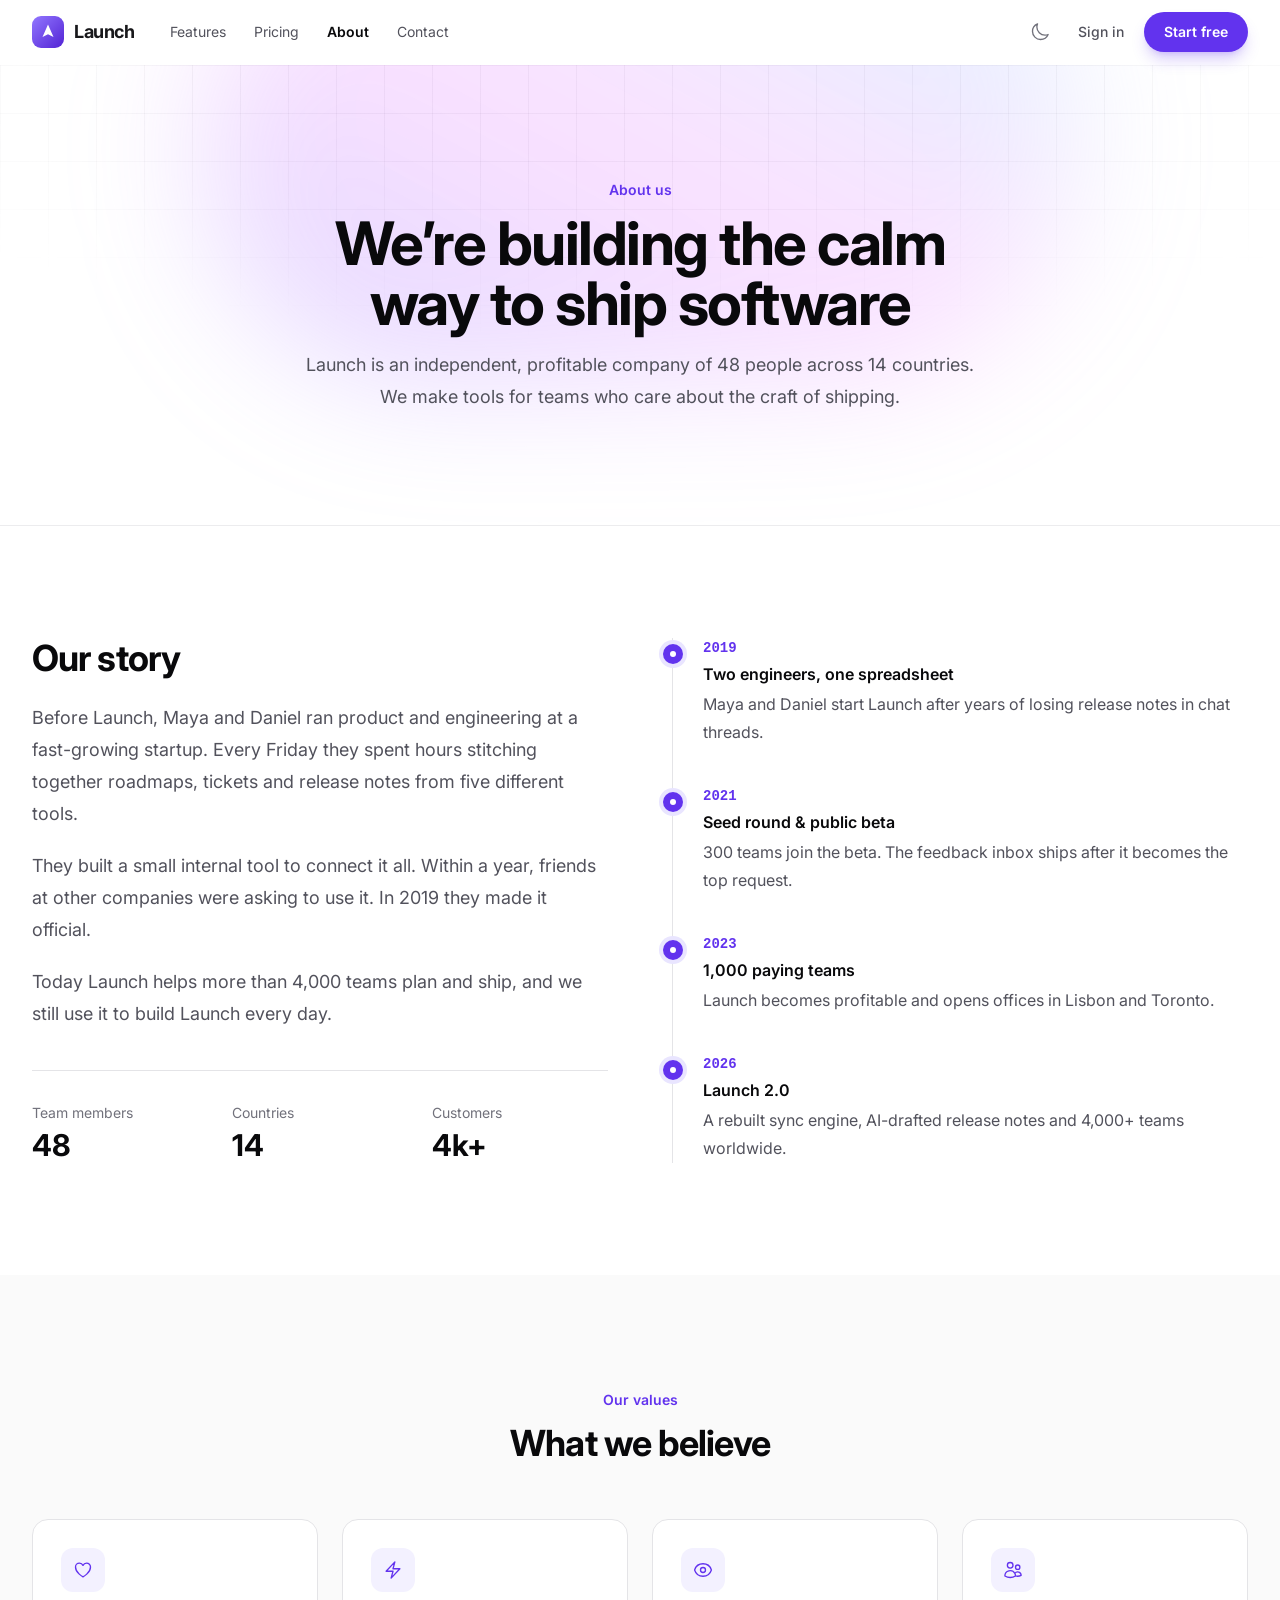
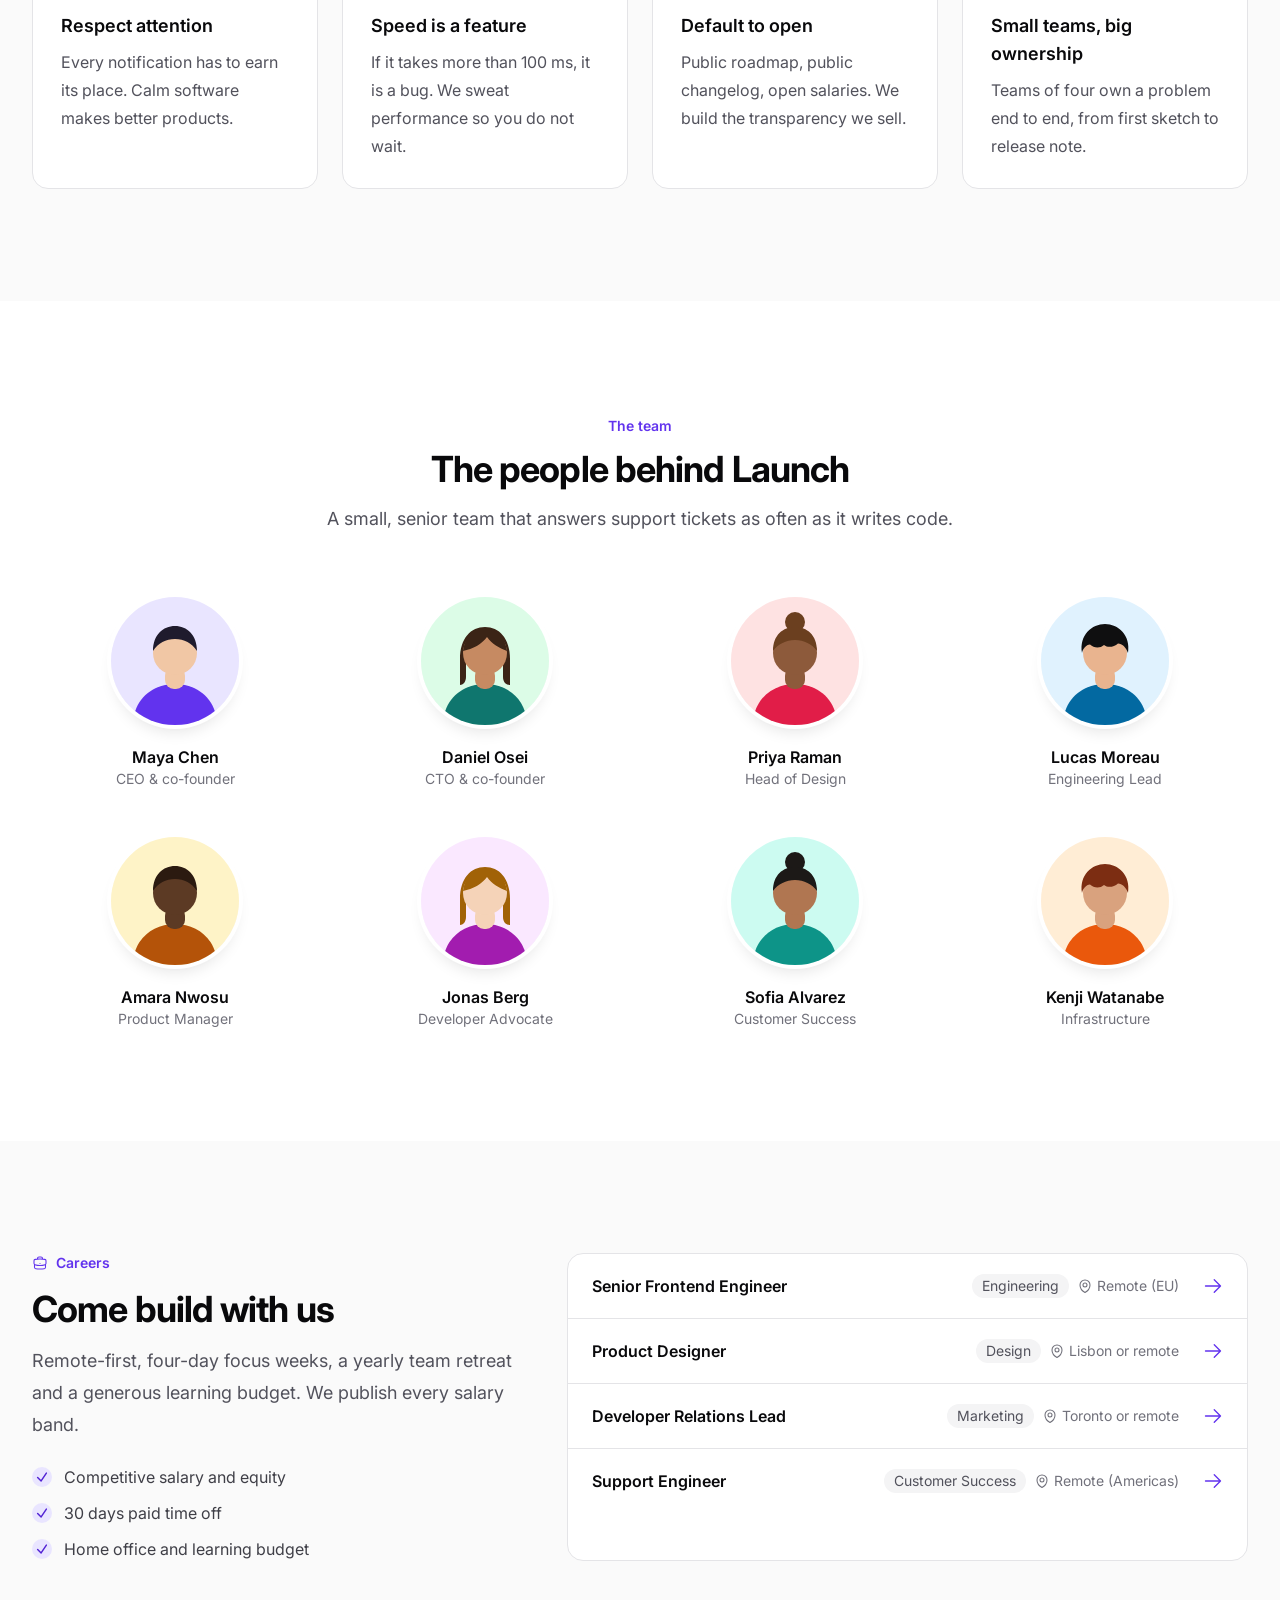
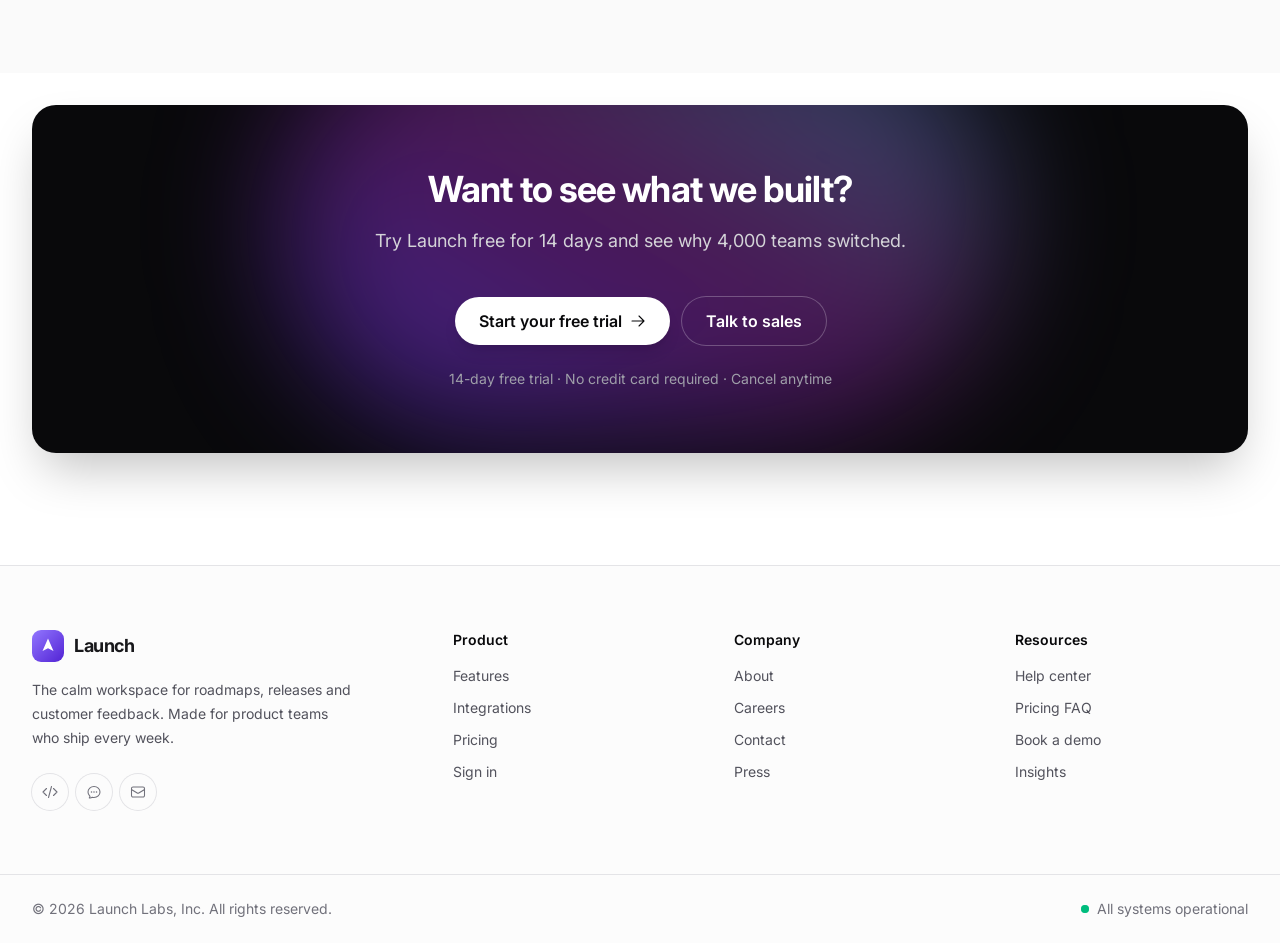
<file: about.html>
<!DOCTYPE html>
<html lang="en">
<head>
  <meta charset="utf-8">
  <meta name="viewport" content="width=device-width, initial-scale=1">
  <title>About — Launch</title>
  <meta name="description" content="Meet the team behind Launch, our story since 2019, the values we work by and the roles we are hiring for.">
  <meta name="theme-color" content="#ffffff" media="(prefers-color-scheme: light)">
  <meta name="theme-color" content="#09090b" media="(prefers-color-scheme: dark)">
  <meta property="og:type" content="website">
  <meta property="og:site_name" content="Launch">
  <meta property="og:title" content="About — Launch">
  <meta property="og:description" content="Meet the team behind Launch, our story since 2019, the values we work by and the roles we are hiring for.">
  <meta property="og:image" content="assets/img/og-image.png">
  <meta name="twitter:card" content="summary_large_image">
  <link rel="icon" href="assets/img/favicon.svg" type="image/svg+xml">
  <link rel="preconnect" href="https://fonts.googleapis.com">
  <link rel="preconnect" href="https://fonts.gstatic.com" crossorigin>
  <link rel="stylesheet" href="https://fonts.googleapis.com/css2?family=Inter:wght@400;500;600;700;800&amp;display=swap">
  <link rel="stylesheet" href="assets/css/style.css">
  <script>(function(){var d=document.documentElement;d.classList.add('js');try{var t=localStorage.getItem('theme');if(t==='dark'||(!t&&window.matchMedia('(prefers-color-scheme: dark)').matches))d.classList.add('dark');}catch(e){}})();</script>
</head>
<body class="bg-white font-sans text-zinc-900 antialiased dark:bg-zinc-950 dark:text-zinc-100">
  <a href="#main" class="sr-only z-[60] rounded-lg bg-brand-600 px-4 py-2 text-sm font-semibold text-white focus:not-sr-only focus:fixed focus:top-3 focus:left-3">Skip to content</a>

  <header id="site-header" class="sticky top-0 z-50 border-b border-transparent bg-white/80 backdrop-blur-xl transition duration-300 dark:bg-zinc-950/80 [&.is-scrolled]:border-zinc-200/80 [&.is-scrolled]:shadow-[0_8px_30px_-12px_rgba(24,24,27,0.15)] dark:[&.is-scrolled]:border-white/10 dark:[&.is-scrolled]:shadow-[0_8px_30px_-12px_rgba(0,0,0,0.6)]">
    <div class="mx-auto max-w-7xl px-5 sm:px-6 lg:px-8 flex h-16 items-center gap-6">
      <a href="index.html" class="flex items-center gap-2.5 text-lg font-bold tracking-tight" aria-label="Launch home">
        <svg class="size-8" viewBox="0 0 32 32" aria-hidden="true"><defs><linearGradient id="logo-h" x1="0" y1="0" x2="1" y2="1"><stop offset="0" stop-color="#9277ff"/><stop offset="1" stop-color="#5223d4"/></linearGradient></defs><rect width="32" height="32" rx="9" fill="url(#logo-h)"/><path d="M10.5 21 16 8.5 21.5 21 16 18.2Z" fill="#fff"/></svg><span>Launch</span>
      </a>
      <nav aria-label="Main" class="hidden md:block">
        <ul class="flex items-center gap-1 text-sm"><li><a href="features.html" class="rounded-full px-3 py-2 text-zinc-600 transition hover:text-zinc-950 aria-[current=page]:font-semibold aria-[current=page]:text-zinc-950 dark:text-zinc-400 dark:hover:text-white dark:aria-[current=page]:text-white">Features</a></li><li><a href="pricing.html" class="rounded-full px-3 py-2 text-zinc-600 transition hover:text-zinc-950 aria-[current=page]:font-semibold aria-[current=page]:text-zinc-950 dark:text-zinc-400 dark:hover:text-white dark:aria-[current=page]:text-white">Pricing</a></li><li><a href="about.html" aria-current="page" class="rounded-full px-3 py-2 text-zinc-600 transition hover:text-zinc-950 aria-[current=page]:font-semibold aria-[current=page]:text-zinc-950 dark:text-zinc-400 dark:hover:text-white dark:aria-[current=page]:text-white">About</a></li><li><a href="contact.html" class="rounded-full px-3 py-2 text-zinc-600 transition hover:text-zinc-950 aria-[current=page]:font-semibold aria-[current=page]:text-zinc-950 dark:text-zinc-400 dark:hover:text-white dark:aria-[current=page]:text-white">Contact</a></li></ul>
      </nav>
      <div class="ml-auto flex items-center gap-2">
        <button type="button" data-theme-toggle class="grid size-9 place-items-center rounded-full text-zinc-500 transition hover:bg-zinc-100 hover:text-zinc-900 dark:text-zinc-400 dark:hover:bg-white/10 dark:hover:text-white">
          <span class="dark:hidden"><svg class="size-5" viewBox="0 0 24 24" fill="none" stroke="currentColor" stroke-width="1.6" stroke-linecap="round" stroke-linejoin="round" aria-hidden="true"><path d="M21.752 15.002A9.72 9.72 0 0 1 18 15.75c-5.385 0-9.75-4.365-9.75-9.75 0-1.33.266-2.597.748-3.752A9.753 9.753 0 0 0 3 11.25C3 16.635 7.365 21 12.75 21a9.753 9.753 0 0 0 9.002-5.998Z"/></svg></span><span class="hidden dark:inline"><svg class="size-5" viewBox="0 0 24 24" fill="none" stroke="currentColor" stroke-width="1.6" stroke-linecap="round" stroke-linejoin="round" aria-hidden="true"><path d="M12 3v2.25m6.364.386-1.591 1.591M21 12h-2.25m-.386 6.364-1.591-1.591M12 18.75V21m-4.773-4.227-1.591 1.591M5.25 12H3m4.227-4.773L5.636 5.636M15.75 12a3.75 3.75 0 1 1-7.5 0 3.75 3.75 0 0 1 7.5 0Z"/></svg></span>
        </button>
        <a href="login.html" class="hidden rounded-full px-3 py-2 text-sm font-medium text-zinc-600 hover:text-zinc-950 sm:inline-flex dark:text-zinc-400 dark:hover:text-white">Sign in</a>
        <a href="login.html#signup" class="btn btn-primary hidden sm:inline-flex">Start free</a>
        <button type="button" id="menu-button" class="grid size-9 place-items-center rounded-full text-zinc-700 hover:bg-zinc-100 md:hidden dark:text-zinc-200 dark:hover:bg-white/10" aria-expanded="false" aria-controls="mobile-menu" aria-label="Open menu">
          <span data-icon-open><svg class="size-6" viewBox="0 0 24 24" fill="none" stroke="currentColor" stroke-width="1.6" stroke-linecap="round" stroke-linejoin="round" aria-hidden="true"><path d="M3.75 6.75h16.5M3.75 12h16.5m-16.5 5.25h16.5"/></svg></span><span data-icon-close class="hidden"><svg class="size-6" viewBox="0 0 24 24" fill="none" stroke="currentColor" stroke-width="1.6" stroke-linecap="round" stroke-linejoin="round" aria-hidden="true"><path d="M6 18 18 6M6 6l12 12"/></svg></span>
        </button>
      </div>
    </div>
    <div id="mobile-menu" class="hidden border-t border-zinc-200 bg-white md:hidden dark:border-white/10 dark:bg-zinc-950">
      <nav aria-label="Mobile" class="mx-auto max-w-7xl px-5 sm:px-6 lg:px-8 py-4">
        <ul class="space-y-1"><li><a href="features.html" class="block rounded-xl px-3 py-2.5 text-base font-medium text-zinc-700 hover:bg-zinc-100 aria-[current=page]:bg-brand-50 aria-[current=page]:text-brand-700 dark:text-zinc-200 dark:hover:bg-white/5 dark:aria-[current=page]:bg-brand-500/10 dark:aria-[current=page]:text-brand-300">Features</a></li><li><a href="pricing.html" class="block rounded-xl px-3 py-2.5 text-base font-medium text-zinc-700 hover:bg-zinc-100 aria-[current=page]:bg-brand-50 aria-[current=page]:text-brand-700 dark:text-zinc-200 dark:hover:bg-white/5 dark:aria-[current=page]:bg-brand-500/10 dark:aria-[current=page]:text-brand-300">Pricing</a></li><li><a href="about.html" aria-current="page" class="block rounded-xl px-3 py-2.5 text-base font-medium text-zinc-700 hover:bg-zinc-100 aria-[current=page]:bg-brand-50 aria-[current=page]:text-brand-700 dark:text-zinc-200 dark:hover:bg-white/5 dark:aria-[current=page]:bg-brand-500/10 dark:aria-[current=page]:text-brand-300">About</a></li><li><a href="contact.html" class="block rounded-xl px-3 py-2.5 text-base font-medium text-zinc-700 hover:bg-zinc-100 aria-[current=page]:bg-brand-50 aria-[current=page]:text-brand-700 dark:text-zinc-200 dark:hover:bg-white/5 dark:aria-[current=page]:bg-brand-500/10 dark:aria-[current=page]:text-brand-300">Contact</a></li></ul>
        <div class="mt-4 grid grid-cols-2 gap-3 border-t border-zinc-200 pt-4 dark:border-white/10">
          <a href="login.html" class="btn btn-secondary">Sign in</a>
          <a href="login.html#signup" class="btn btn-primary">Start free</a>
        </div>
      </nav>
    </div>
  </header>

  <main id="main">

    <section class="relative isolate overflow-hidden border-b border-zinc-200/70 dark:border-white/10">
      <div class="pointer-events-none absolute inset-0 -z-10" aria-hidden="true">
        <div class="absolute inset-0 bg-[linear-gradient(to_right,rgba(113,113,122,0.08)_1px,transparent_1px),linear-gradient(to_bottom,rgba(113,113,122,0.08)_1px,transparent_1px)] bg-[size:48px_48px] [mask-image:radial-gradient(ellipse_70%_60%_at_50%_0%,#000_40%,transparent_100%)]"></div>
        <div class="absolute -top-40 left-1/2 h-[480px] w-[880px] max-w-[200vw] -translate-x-1/2 rounded-full bg-gradient-to-tr from-brand-400/30 via-fuchsia-400/20 to-sky-300/30 blur-3xl dark:from-brand-600/25 dark:via-fuchsia-600/10 dark:to-sky-500/15"></div>
      </div>
      <div class="mx-auto max-w-7xl px-5 sm:px-6 lg:px-8 py-20 sm:py-28">
        <div class="reveal max-w-2xl mx-auto text-center"><p class="eyebrow">About us</p><h1 class="mt-3 text-4xl sm:text-5xl lg:text-6xl font-bold tracking-tight text-balance text-zinc-950 dark:text-white">We&rsquo;re building the calm way to ship software</h1><p class="mt-4 text-lg leading-8 text-zinc-600 dark:text-zinc-400">Launch is an independent, profitable company of 48 people across 14 countries. We make tools for teams who care about the craft of shipping.</p></div>
      </div>
    </section>
    <section class="py-20 sm:py-28" aria-labelledby="story-title">
      <div class="mx-auto max-w-7xl px-5 sm:px-6 lg:px-8 grid gap-16 lg:grid-cols-2">
        <div class="reveal">
          <h2 id="story-title" class="text-3xl font-bold tracking-tight text-zinc-950 sm:text-4xl dark:text-white">Our story</h2>
          <div class="mt-6 space-y-5 text-lg leading-8 text-zinc-600 dark:text-zinc-400">
            <p>Before Launch, Maya and Daniel ran product and engineering at a fast-growing startup. Every Friday they spent hours stitching together roadmaps, tickets and release notes from five different tools.</p>
            <p>They built a small internal tool to connect it all. Within a year, friends at other companies were asking to use it. In 2019 they made it official.</p>
            <p>Today Launch helps more than 4,000 teams plan and ship, and we still use it to build Launch every day.</p>
          </div>
          <dl class="mt-10 grid grid-cols-3 gap-6 border-t border-zinc-200 pt-8 dark:border-white/10">
            <div><dt class="text-sm text-zinc-500 dark:text-zinc-400">Team members</dt><dd class="mt-1 text-3xl font-bold text-zinc-950 dark:text-white">48</dd></div>
            <div><dt class="text-sm text-zinc-500 dark:text-zinc-400">Countries</dt><dd class="mt-1 text-3xl font-bold text-zinc-950 dark:text-white">14</dd></div>
            <div><dt class="text-sm text-zinc-500 dark:text-zinc-400">Customers</dt><dd class="mt-1 text-3xl font-bold text-zinc-950 dark:text-white">4k+</dd></div>
          </dl>
        </div>
        <ol class="border-l border-zinc-200 pl-0 dark:border-white/10 [&>li]:-ml-2.5">
            <li class="reveal relative pb-10 pl-10 last:pb-0">
              <span class="absolute top-1.5 left-0 grid size-5 place-items-center rounded-full bg-brand-600 ring-4 ring-brand-100 dark:ring-brand-500/20"><span class="size-1.5 rounded-full bg-white"></span></span>
              <p class="font-mono text-sm font-semibold text-brand-600 dark:text-brand-400">2019</p>
              <h3 class="mt-1 font-semibold text-zinc-950 dark:text-white">Two engineers, one spreadsheet</h3>
              <p class="mt-1 leading-7 text-zinc-600 dark:text-zinc-400">Maya and Daniel start Launch after years of losing release notes in chat threads.</p>
            </li>
            <li class="reveal relative pb-10 pl-10 last:pb-0">
              <span class="absolute top-1.5 left-0 grid size-5 place-items-center rounded-full bg-brand-600 ring-4 ring-brand-100 dark:ring-brand-500/20"><span class="size-1.5 rounded-full bg-white"></span></span>
              <p class="font-mono text-sm font-semibold text-brand-600 dark:text-brand-400">2021</p>
              <h3 class="mt-1 font-semibold text-zinc-950 dark:text-white">Seed round & public beta</h3>
              <p class="mt-1 leading-7 text-zinc-600 dark:text-zinc-400">300 teams join the beta. The feedback inbox ships after it becomes the top request.</p>
            </li>
            <li class="reveal relative pb-10 pl-10 last:pb-0">
              <span class="absolute top-1.5 left-0 grid size-5 place-items-center rounded-full bg-brand-600 ring-4 ring-brand-100 dark:ring-brand-500/20"><span class="size-1.5 rounded-full bg-white"></span></span>
              <p class="font-mono text-sm font-semibold text-brand-600 dark:text-brand-400">2023</p>
              <h3 class="mt-1 font-semibold text-zinc-950 dark:text-white">1,000 paying teams</h3>
              <p class="mt-1 leading-7 text-zinc-600 dark:text-zinc-400">Launch becomes profitable and opens offices in Lisbon and Toronto.</p>
            </li>
            <li class="reveal relative pb-10 pl-10 last:pb-0">
              <span class="absolute top-1.5 left-0 grid size-5 place-items-center rounded-full bg-brand-600 ring-4 ring-brand-100 dark:ring-brand-500/20"><span class="size-1.5 rounded-full bg-white"></span></span>
              <p class="font-mono text-sm font-semibold text-brand-600 dark:text-brand-400">2026</p>
              <h3 class="mt-1 font-semibold text-zinc-950 dark:text-white">Launch 2.0</h3>
              <p class="mt-1 leading-7 text-zinc-600 dark:text-zinc-400">A rebuilt sync engine, AI-drafted release notes and 4,000+ teams worldwide.</p>
            </li>
        </ol>
      </div>
    </section>

    <section class="bg-zinc-50 py-20 sm:py-28 dark:bg-white/[0.02]" aria-labelledby="values-title">
      <div class="mx-auto max-w-7xl px-5 sm:px-6 lg:px-8">
        <div class="reveal mx-auto max-w-2xl text-center">
          <p class="eyebrow">Our values</p>
          <h2 id="values-title" class="mt-3 text-3xl font-bold tracking-tight text-zinc-950 sm:text-4xl dark:text-white">What we believe</h2>
        </div>
        <div class="mt-14 grid gap-6 sm:grid-cols-2 lg:grid-cols-4">
          <div class="reveal reveal-delay-0 card p-7">
            <span class="grid size-11 place-items-center rounded-xl bg-brand-50 text-brand-600 dark:bg-brand-500/10 dark:text-brand-300"><svg class="size-5" viewBox="0 0 24 24" fill="none" stroke="currentColor" stroke-width="1.6" stroke-linecap="round" stroke-linejoin="round" aria-hidden="true"><path d="M21 8.25c0-2.485-2.099-4.5-4.688-4.5-1.935 0-3.597 1.126-4.312 2.733-.715-1.607-2.377-2.733-4.313-2.733C5.1 3.75 3 5.765 3 8.25c0 7.22 9 12 9 12s9-4.78 9-12Z"/></svg></span>
            <h3 class="mt-5 text-lg font-semibold text-zinc-950 dark:text-white">Respect attention</h3>
            <p class="mt-2 leading-7 text-zinc-600 dark:text-zinc-400">Every notification has to earn its place. Calm software makes better products.</p>
          </div>
          <div class="reveal reveal-delay-1 card p-7">
            <span class="grid size-11 place-items-center rounded-xl bg-brand-50 text-brand-600 dark:bg-brand-500/10 dark:text-brand-300"><svg class="size-5" viewBox="0 0 24 24" fill="none" stroke="currentColor" stroke-width="1.6" stroke-linecap="round" stroke-linejoin="round" aria-hidden="true"><path d="m3.75 13.5 10.5-11.25L12 10.5h8.25L9.75 21.75 12 13.5H3.75Z"/></svg></span>
            <h3 class="mt-5 text-lg font-semibold text-zinc-950 dark:text-white">Speed is a feature</h3>
            <p class="mt-2 leading-7 text-zinc-600 dark:text-zinc-400">If it takes more than 100 ms, it is a bug. We sweat performance so you do not wait.</p>
          </div>
          <div class="reveal reveal-delay-2 card p-7">
            <span class="grid size-11 place-items-center rounded-xl bg-brand-50 text-brand-600 dark:bg-brand-500/10 dark:text-brand-300"><svg class="size-5" viewBox="0 0 24 24" fill="none" stroke="currentColor" stroke-width="1.6" stroke-linecap="round" stroke-linejoin="round" aria-hidden="true"><path d="M2.036 12.322a1.012 1.012 0 0 1 0-.639C3.423 7.51 7.36 4.5 12 4.5c4.638 0 8.573 3.007 9.963 7.178.07.207.07.431 0 .639C20.577 16.49 16.64 19.5 12 19.5c-4.638 0-8.573-3.007-9.963-7.178Z M15 12a3 3 0 1 1-6 0 3 3 0 0 1 6 0Z"/></svg></span>
            <h3 class="mt-5 text-lg font-semibold text-zinc-950 dark:text-white">Default to open</h3>
            <p class="mt-2 leading-7 text-zinc-600 dark:text-zinc-400">Public roadmap, public changelog, open salaries. We build the transparency we sell.</p>
          </div>
          <div class="reveal reveal-delay-3 card p-7">
            <span class="grid size-11 place-items-center rounded-xl bg-brand-50 text-brand-600 dark:bg-brand-500/10 dark:text-brand-300"><svg class="size-5" viewBox="0 0 24 24" fill="none" stroke="currentColor" stroke-width="1.6" stroke-linecap="round" stroke-linejoin="round" aria-hidden="true"><path d="M15 19.128a9.38 9.38 0 0 0 2.625.372 9.337 9.337 0 0 0 4.121-.952 4.125 4.125 0 0 0-7.533-2.493M15 19.128v-.003c0-1.113-.285-2.16-.786-3.07M15 19.128v.106A12.318 12.318 0 0 1 8.624 21c-2.331 0-4.512-.645-6.374-1.766l-.001-.109a6.375 6.375 0 0 1 11.964-3.07M12 6.375a3.375 3.375 0 1 1-6.75 0 3.375 3.375 0 0 1 6.75 0Zm8.25 2.25a2.625 2.625 0 1 1-5.25 0 2.625 2.625 0 0 1 5.25 0Z"/></svg></span>
            <h3 class="mt-5 text-lg font-semibold text-zinc-950 dark:text-white">Small teams, big ownership</h3>
            <p class="mt-2 leading-7 text-zinc-600 dark:text-zinc-400">Teams of four own a problem end to end, from first sketch to release note.</p>
          </div>
        </div>
      </div>
    </section>

    <section class="py-20 sm:py-28" aria-labelledby="team-title">
      <div class="mx-auto max-w-7xl px-5 sm:px-6 lg:px-8">
        <div class="reveal mx-auto max-w-2xl text-center">
          <p class="eyebrow">The team</p>
          <h2 id="team-title" class="mt-3 text-3xl font-bold tracking-tight text-zinc-950 sm:text-4xl dark:text-white">The people behind Launch</h2>
          <p class="mt-4 text-lg text-zinc-600 dark:text-zinc-400">A small, senior team that answers support tickets as often as it writes code.</p>
        </div>
        <ul class="mt-16 grid grid-cols-2 gap-x-6 gap-y-12 sm:grid-cols-3 lg:grid-cols-4">
          <li class="reveal reveal-delay-0 text-center">
            <div class="mx-auto size-28 overflow-hidden rounded-full ring-4 ring-white shadow-lg dark:ring-zinc-900 sm:size-32"><svg class="size-full" viewBox="0 0 64 64" role="img" aria-label="Portrait of Maya Chen"><rect width="64" height="64" fill="#e9e5ff"/><path d="M11 64c0-12.5 9.5-20.5 21-20.5S53 51.5 53 64Z" fill="#6233ee"/><rect x="27" y="35" width="10" height="11" rx="4.5" fill="#f1c7a5"/><circle cx="32" cy="28" r="11" fill="#f1c7a5"/><path d="M21 27c0-8 5-12.5 11-12.5S43 19 43 27c-2.5-4-6.5-6-11-6s-8.5 2-11 6Z" fill="#1f1b2d"/></svg></div>
            <h3 class="mt-5 font-semibold text-zinc-950 dark:text-white">Maya Chen</h3>
            <p class="text-sm text-zinc-500 dark:text-zinc-400">CEO & co-founder</p>
          </li>
          <li class="reveal reveal-delay-1 text-center">
            <div class="mx-auto size-28 overflow-hidden rounded-full ring-4 ring-white shadow-lg dark:ring-zinc-900 sm:size-32"><svg class="size-full" viewBox="0 0 64 64" role="img" aria-label="Portrait of Daniel Osei"><rect width="64" height="64" fill="#dcfce7"/><path d="M19.5 31c0-10.5 5.5-16 12.5-16s12.5 5.5 12.5 16v13c-2 0-3.5-1.5-3.5-4V30c-3.5-1-6.5-3-8.5-6-2.5 3-7 5-10 6v10c0 2.5-1.5 4-3 4Z" fill="#3b2416"/><path d="M11 64c0-12.5 9.5-20.5 21-20.5S53 51.5 53 64Z" fill="#0f766e"/><rect x="27" y="35" width="10" height="11" rx="4.5" fill="#c68a62"/><circle cx="32" cy="28" r="11" fill="#c68a62"/><path d="M21 27c1-7 5-11.5 11-11.5S42 20 43 27c-4-1.5-7.5-3.5-10-7-2.5 3.5-7 6-12 7Z" fill="#3b2416"/></svg></div>
            <h3 class="mt-5 font-semibold text-zinc-950 dark:text-white">Daniel Osei</h3>
            <p class="text-sm text-zinc-500 dark:text-zinc-400">CTO & co-founder</p>
          </li>
          <li class="reveal reveal-delay-2 text-center">
            <div class="mx-auto size-28 overflow-hidden rounded-full ring-4 ring-white shadow-lg dark:ring-zinc-900 sm:size-32"><svg class="size-full" viewBox="0 0 64 64" role="img" aria-label="Portrait of Priya Raman"><rect width="64" height="64" fill="#fee2e2"/><path d="M11 64c0-12.5 9.5-20.5 21-20.5S53 51.5 53 64Z" fill="#e11d48"/><rect x="27" y="35" width="10" height="11" rx="4.5" fill="#8d5a3b"/><circle cx="32" cy="28" r="11" fill="#8d5a3b"/><circle cx="32" cy="12.5" r="5" fill="#6b3f1f"/><path d="M21 27c0-8 5-12 11-12s11 4 11 12c-2.5-3.5-6.5-5.5-11-5.5S23.5 23.5 21 27Z" fill="#6b3f1f"/></svg></div>
            <h3 class="mt-5 font-semibold text-zinc-950 dark:text-white">Priya Raman</h3>
            <p class="text-sm text-zinc-500 dark:text-zinc-400">Head of Design</p>
          </li>
          <li class="reveal reveal-delay-3 text-center">
            <div class="mx-auto size-28 overflow-hidden rounded-full ring-4 ring-white shadow-lg dark:ring-zinc-900 sm:size-32"><svg class="size-full" viewBox="0 0 64 64" role="img" aria-label="Portrait of Lucas Moreau"><rect width="64" height="64" fill="#e0f2fe"/><path d="M11 64c0-12.5 9.5-20.5 21-20.5S53 51.5 53 64Z" fill="#0369a1"/><rect x="27" y="35" width="10" height="11" rx="4.5" fill="#e9b48f"/><circle cx="32" cy="28" r="11" fill="#e9b48f"/><path d="M20.5 28c-1.5-9 5-14.5 11.5-14.5S45 19 43.5 28c-1-3-3-4.8-5-4.8-2 1.8-5 2.4-7 .8-2 1.8-5 1.6-7-.2-2 .2-3.5 2-4 4.2Z" fill="#0f0f10"/></svg></div>
            <h3 class="mt-5 font-semibold text-zinc-950 dark:text-white">Lucas Moreau</h3>
            <p class="text-sm text-zinc-500 dark:text-zinc-400">Engineering Lead</p>
          </li>
          <li class="reveal reveal-delay-0 text-center">
            <div class="mx-auto size-28 overflow-hidden rounded-full ring-4 ring-white shadow-lg dark:ring-zinc-900 sm:size-32"><svg class="size-full" viewBox="0 0 64 64" role="img" aria-label="Portrait of Amara Nwosu"><rect width="64" height="64" fill="#fef3c7"/><path d="M11 64c0-12.5 9.5-20.5 21-20.5S53 51.5 53 64Z" fill="#b45309"/><rect x="27" y="35" width="10" height="11" rx="4.5" fill="#5c3a24"/><circle cx="32" cy="28" r="11" fill="#5c3a24"/><path d="M21 27c0-8 5-12.5 11-12.5S43 19 43 27c-2.5-4-6.5-6-11-6s-8.5 2-11 6Z" fill="#2b1a10"/></svg></div>
            <h3 class="mt-5 font-semibold text-zinc-950 dark:text-white">Amara Nwosu</h3>
            <p class="text-sm text-zinc-500 dark:text-zinc-400">Product Manager</p>
          </li>
          <li class="reveal reveal-delay-1 text-center">
            <div class="mx-auto size-28 overflow-hidden rounded-full ring-4 ring-white shadow-lg dark:ring-zinc-900 sm:size-32"><svg class="size-full" viewBox="0 0 64 64" role="img" aria-label="Portrait of Jonas Berg"><rect width="64" height="64" fill="#fae8ff"/><path d="M19.5 31c0-10.5 5.5-16 12.5-16s12.5 5.5 12.5 16v13c-2 0-3.5-1.5-3.5-4V30c-3.5-1-6.5-3-8.5-6-2.5 3-7 5-10 6v10c0 2.5-1.5 4-3 4Z" fill="#a16207"/><path d="M11 64c0-12.5 9.5-20.5 21-20.5S53 51.5 53 64Z" fill="#a21caf"/><rect x="27" y="35" width="10" height="11" rx="4.5" fill="#f5d3b8"/><circle cx="32" cy="28" r="11" fill="#f5d3b8"/><path d="M21 27c1-7 5-11.5 11-11.5S42 20 43 27c-4-1.5-7.5-3.5-10-7-2.5 3.5-7 6-12 7Z" fill="#a16207"/></svg></div>
            <h3 class="mt-5 font-semibold text-zinc-950 dark:text-white">Jonas Berg</h3>
            <p class="text-sm text-zinc-500 dark:text-zinc-400">Developer Advocate</p>
          </li>
          <li class="reveal reveal-delay-2 text-center">
            <div class="mx-auto size-28 overflow-hidden rounded-full ring-4 ring-white shadow-lg dark:ring-zinc-900 sm:size-32"><svg class="size-full" viewBox="0 0 64 64" role="img" aria-label="Portrait of Sofia Alvarez"><rect width="64" height="64" fill="#ccfbf1"/><path d="M11 64c0-12.5 9.5-20.5 21-20.5S53 51.5 53 64Z" fill="#0d9488"/><rect x="27" y="35" width="10" height="11" rx="4.5" fill="#b07651"/><circle cx="32" cy="28" r="11" fill="#b07651"/><circle cx="32" cy="12.5" r="5" fill="#1c1917"/><path d="M21 27c0-8 5-12 11-12s11 4 11 12c-2.5-3.5-6.5-5.5-11-5.5S23.5 23.5 21 27Z" fill="#1c1917"/></svg></div>
            <h3 class="mt-5 font-semibold text-zinc-950 dark:text-white">Sofia Alvarez</h3>
            <p class="text-sm text-zinc-500 dark:text-zinc-400">Customer Success</p>
          </li>
          <li class="reveal reveal-delay-3 text-center">
            <div class="mx-auto size-28 overflow-hidden rounded-full ring-4 ring-white shadow-lg dark:ring-zinc-900 sm:size-32"><svg class="size-full" viewBox="0 0 64 64" role="img" aria-label="Portrait of Kenji Watanabe"><rect width="64" height="64" fill="#ffedd5"/><path d="M11 64c0-12.5 9.5-20.5 21-20.5S53 51.5 53 64Z" fill="#ea580c"/><rect x="27" y="35" width="10" height="11" rx="4.5" fill="#d9a27e"/><circle cx="32" cy="28" r="11" fill="#d9a27e"/><path d="M20.5 28c-1.5-9 5-14.5 11.5-14.5S45 19 43.5 28c-1-3-3-4.8-5-4.8-2 1.8-5 2.4-7 .8-2 1.8-5 1.6-7-.2-2 .2-3.5 2-4 4.2Z" fill="#7c2d12"/></svg></div>
            <h3 class="mt-5 font-semibold text-zinc-950 dark:text-white">Kenji Watanabe</h3>
            <p class="text-sm text-zinc-500 dark:text-zinc-400">Infrastructure</p>
          </li>
        </ul>
      </div>
    </section>

    <section id="careers" class="bg-zinc-50 py-20 sm:py-28 dark:bg-white/[0.02]" aria-labelledby="careers-title">
      <div class="mx-auto max-w-7xl px-5 sm:px-6 lg:px-8 grid gap-12 lg:grid-cols-[1fr_1.4fr]">
        <div class="reveal">
          <p class="eyebrow"><svg class="size-4" viewBox="0 0 24 24" fill="none" stroke="currentColor" stroke-width="1.6" stroke-linecap="round" stroke-linejoin="round" aria-hidden="true"><path d="M20.25 14.15v4.25c0 1.094-.787 2.036-1.872 2.18-2.087.277-4.216.42-6.378.42s-4.291-.143-6.378-.42c-1.085-.144-1.872-1.086-1.872-2.18v-4.25m16.5 0a2.18 2.18 0 0 0 .75-1.661V8.706c0-1.081-.768-2.015-1.837-2.175a48.114 48.114 0 0 0-3.413-.387m4.5 8.006c-.194.165-.42.295-.673.38A23.978 23.978 0 0 1 12 15.75c-2.648 0-5.195-.429-7.577-1.22a2.016 2.016 0 0 1-.673-.38m0 0A2.18 2.18 0 0 1 3 12.489V8.706c0-1.081.768-2.015 1.837-2.175a48.111 48.111 0 0 1 3.413-.387m7.5 0V5.25A2.25 2.25 0 0 0 13.5 3h-3a2.25 2.25 0 0 0-2.25 2.25v.894m7.5 0a48.667 48.667 0 0 0-7.5 0M12 12.75h.008v.008H12v-.008Z"/></svg> Careers</p>
          <h2 id="careers-title" class="mt-3 text-3xl font-bold tracking-tight text-zinc-950 sm:text-4xl dark:text-white">Come build with us</h2>
          <p class="mt-4 text-lg leading-8 text-zinc-600 dark:text-zinc-400">Remote-first, four-day focus weeks, a yearly team retreat and a generous learning budget. We publish every salary band.</p>
          <ul class="mt-6 space-y-3 text-zinc-700 dark:text-zinc-300"><li class="flex gap-3"><span class="mt-0.5 grid size-5 shrink-0 place-items-center rounded-full bg-brand-100 text-brand-700 dark:bg-brand-500/15 dark:text-brand-300"><svg class="size-3.5" viewBox="0 0 24 24" fill="none" stroke="currentColor" stroke-width="2.5" stroke-linecap="round" stroke-linejoin="round" aria-hidden="true"><path d="m4.5 12.75 6 6 9-13.5"/></svg></span><span>Competitive salary and equity</span></li><li class="flex gap-3"><span class="mt-0.5 grid size-5 shrink-0 place-items-center rounded-full bg-brand-100 text-brand-700 dark:bg-brand-500/15 dark:text-brand-300"><svg class="size-3.5" viewBox="0 0 24 24" fill="none" stroke="currentColor" stroke-width="2.5" stroke-linecap="round" stroke-linejoin="round" aria-hidden="true"><path d="m4.5 12.75 6 6 9-13.5"/></svg></span><span>30 days paid time off</span></li><li class="flex gap-3"><span class="mt-0.5 grid size-5 shrink-0 place-items-center rounded-full bg-brand-100 text-brand-700 dark:bg-brand-500/15 dark:text-brand-300"><svg class="size-3.5" viewBox="0 0 24 24" fill="none" stroke="currentColor" stroke-width="2.5" stroke-linecap="round" stroke-linejoin="round" aria-hidden="true"><path d="m4.5 12.75 6 6 9-13.5"/></svg></span><span>Home office and learning budget</span></li></ul>
        </div>
        <ul class="reveal divide-y divide-zinc-200 overflow-hidden rounded-2xl border border-zinc-200 bg-white dark:divide-white/10 dark:border-white/10 dark:bg-zinc-900">
            <li>
              <a href="contact.html?topic=careers" class="group flex flex-col gap-2 px-6 py-5 transition hover:bg-zinc-50 sm:flex-row sm:items-center sm:gap-6 dark:hover:bg-white/[0.03]">
                <span class="flex-1 font-semibold text-zinc-950 dark:text-white">Senior Frontend Engineer</span>
                <span class="flex flex-wrap gap-2 text-sm text-zinc-500 dark:text-zinc-400"><span class="rounded-full bg-zinc-100 px-2.5 py-0.5 text-zinc-600 dark:bg-white/5 dark:text-zinc-400">Engineering</span><span class="inline-flex items-center gap-1"><svg class="size-4" viewBox="0 0 24 24" fill="none" stroke="currentColor" stroke-width="1.6" stroke-linecap="round" stroke-linejoin="round" aria-hidden="true"><path d="M15 10.5a3 3 0 1 1-6 0 3 3 0 0 1 6 0Z M19.5 10.5c0 7.142-7.5 11.25-7.5 11.25S4.5 17.642 4.5 10.5a7.5 7.5 0 1 1 15 0Z"/></svg>Remote (EU)</span></span>
                <span class="text-brand-600 transition group-hover:translate-x-1 dark:text-brand-400" aria-hidden="true"><svg class="size-5" viewBox="0 0 24 24" fill="none" stroke="currentColor" stroke-width="1.6" stroke-linecap="round" stroke-linejoin="round" aria-hidden="true"><path d="M13.5 4.5 21 12m0 0-7.5 7.5M21 12H3"/></svg></span>
              </a>
            </li>
            <li>
              <a href="contact.html?topic=careers" class="group flex flex-col gap-2 px-6 py-5 transition hover:bg-zinc-50 sm:flex-row sm:items-center sm:gap-6 dark:hover:bg-white/[0.03]">
                <span class="flex-1 font-semibold text-zinc-950 dark:text-white">Product Designer</span>
                <span class="flex flex-wrap gap-2 text-sm text-zinc-500 dark:text-zinc-400"><span class="rounded-full bg-zinc-100 px-2.5 py-0.5 text-zinc-600 dark:bg-white/5 dark:text-zinc-400">Design</span><span class="inline-flex items-center gap-1"><svg class="size-4" viewBox="0 0 24 24" fill="none" stroke="currentColor" stroke-width="1.6" stroke-linecap="round" stroke-linejoin="round" aria-hidden="true"><path d="M15 10.5a3 3 0 1 1-6 0 3 3 0 0 1 6 0Z M19.5 10.5c0 7.142-7.5 11.25-7.5 11.25S4.5 17.642 4.5 10.5a7.5 7.5 0 1 1 15 0Z"/></svg>Lisbon or remote</span></span>
                <span class="text-brand-600 transition group-hover:translate-x-1 dark:text-brand-400" aria-hidden="true"><svg class="size-5" viewBox="0 0 24 24" fill="none" stroke="currentColor" stroke-width="1.6" stroke-linecap="round" stroke-linejoin="round" aria-hidden="true"><path d="M13.5 4.5 21 12m0 0-7.5 7.5M21 12H3"/></svg></span>
              </a>
            </li>
            <li>
              <a href="contact.html?topic=careers" class="group flex flex-col gap-2 px-6 py-5 transition hover:bg-zinc-50 sm:flex-row sm:items-center sm:gap-6 dark:hover:bg-white/[0.03]">
                <span class="flex-1 font-semibold text-zinc-950 dark:text-white">Developer Relations Lead</span>
                <span class="flex flex-wrap gap-2 text-sm text-zinc-500 dark:text-zinc-400"><span class="rounded-full bg-zinc-100 px-2.5 py-0.5 text-zinc-600 dark:bg-white/5 dark:text-zinc-400">Marketing</span><span class="inline-flex items-center gap-1"><svg class="size-4" viewBox="0 0 24 24" fill="none" stroke="currentColor" stroke-width="1.6" stroke-linecap="round" stroke-linejoin="round" aria-hidden="true"><path d="M15 10.5a3 3 0 1 1-6 0 3 3 0 0 1 6 0Z M19.5 10.5c0 7.142-7.5 11.25-7.5 11.25S4.5 17.642 4.5 10.5a7.5 7.5 0 1 1 15 0Z"/></svg>Toronto or remote</span></span>
                <span class="text-brand-600 transition group-hover:translate-x-1 dark:text-brand-400" aria-hidden="true"><svg class="size-5" viewBox="0 0 24 24" fill="none" stroke="currentColor" stroke-width="1.6" stroke-linecap="round" stroke-linejoin="round" aria-hidden="true"><path d="M13.5 4.5 21 12m0 0-7.5 7.5M21 12H3"/></svg></span>
              </a>
            </li>
            <li>
              <a href="contact.html?topic=careers" class="group flex flex-col gap-2 px-6 py-5 transition hover:bg-zinc-50 sm:flex-row sm:items-center sm:gap-6 dark:hover:bg-white/[0.03]">
                <span class="flex-1 font-semibold text-zinc-950 dark:text-white">Support Engineer</span>
                <span class="flex flex-wrap gap-2 text-sm text-zinc-500 dark:text-zinc-400"><span class="rounded-full bg-zinc-100 px-2.5 py-0.5 text-zinc-600 dark:bg-white/5 dark:text-zinc-400">Customer Success</span><span class="inline-flex items-center gap-1"><svg class="size-4" viewBox="0 0 24 24" fill="none" stroke="currentColor" stroke-width="1.6" stroke-linecap="round" stroke-linejoin="round" aria-hidden="true"><path d="M15 10.5a3 3 0 1 1-6 0 3 3 0 0 1 6 0Z M19.5 10.5c0 7.142-7.5 11.25-7.5 11.25S4.5 17.642 4.5 10.5a7.5 7.5 0 1 1 15 0Z"/></svg>Remote (Americas)</span></span>
                <span class="text-brand-600 transition group-hover:translate-x-1 dark:text-brand-400" aria-hidden="true"><svg class="size-5" viewBox="0 0 24 24" fill="none" stroke="currentColor" stroke-width="1.6" stroke-linecap="round" stroke-linejoin="round" aria-hidden="true"><path d="M13.5 4.5 21 12m0 0-7.5 7.5M21 12H3"/></svg></span>
              </a>
            </li>
        </ul>
      </div>
    </section>
    
    <section class="pt-8 pb-20 sm:pb-28">
      <div class="mx-auto max-w-7xl px-5 sm:px-6 lg:px-8">
        <div class="reveal relative isolate overflow-hidden rounded-3xl bg-zinc-950 px-6 py-16 text-center shadow-2xl sm:px-16 dark:bg-zinc-900 dark:ring-1 dark:ring-white/10">
          <div class="absolute -top-24 left-1/2 -z-10 h-[420px] w-[720px] max-w-[200vw] -translate-x-1/2 rounded-full bg-gradient-to-tr from-brand-600/60 via-fuchsia-500/30 to-sky-400/40 blur-3xl" aria-hidden="true"></div>
          <h2 class="mx-auto max-w-2xl text-3xl font-bold tracking-tight text-balance text-white sm:text-4xl">Want to see what we built?</h2>
          <p class="mx-auto mt-4 max-w-xl text-lg leading-8 text-zinc-300">Try Launch free for 14 days and see why 4,000 teams switched.</p>
          <div class="mt-10 flex flex-wrap items-center justify-center gap-3">
            <a href="login.html#signup" class="btn btn-lg bg-white text-zinc-950 shadow-lg hover:bg-zinc-100">Start your free trial <svg class="size-4" viewBox="0 0 24 24" fill="none" stroke="currentColor" stroke-width="1.6" stroke-linecap="round" stroke-linejoin="round" aria-hidden="true"><path d="M13.5 4.5 21 12m0 0-7.5 7.5M21 12H3"/></svg></a>
            <a href="contact.html?topic=sales" class="btn btn-lg text-white ring-1 ring-white/25 hover:bg-white/10">Talk to sales</a>
          </div>
          <p class="mt-6 text-sm text-zinc-400">14-day free trial &middot; No credit card required &middot; Cancel anytime</p>
        </div>
      </div>
    </section>
  </main>

  <footer class="border-t border-zinc-200 bg-zinc-50/60 dark:border-white/10 dark:bg-zinc-950">
    <div class="mx-auto max-w-7xl px-5 sm:px-6 lg:px-8 grid gap-12 py-16 md:grid-cols-[1.6fr_repeat(3,1fr)]">
      <div class="max-w-xs">
        <a href="index.html" class="flex items-center gap-2.5 text-lg font-bold tracking-tight"><svg class="size-8" viewBox="0 0 32 32" aria-hidden="true"><defs><linearGradient id="logo-f" x1="0" y1="0" x2="1" y2="1"><stop offset="0" stop-color="#9277ff"/><stop offset="1" stop-color="#5223d4"/></linearGradient></defs><rect width="32" height="32" rx="9" fill="url(#logo-f)"/><path d="M10.5 21 16 8.5 21.5 21 16 18.2Z" fill="#fff"/></svg><span>Launch</span></a>
        <p class="mt-4 text-sm leading-6 text-zinc-600 dark:text-zinc-400">The calm workspace for roadmaps, releases and customer feedback. Made for product teams who ship every week.</p>
        <div class="mt-6 flex gap-2"><a href="https://example.com" class="grid size-9 place-items-center rounded-full text-zinc-500 ring-1 ring-zinc-200 transition hover:text-zinc-950 hover:ring-zinc-300 dark:text-zinc-400 dark:ring-white/10 dark:hover:text-white" aria-label="Launch on GitHub"><svg class="size-4" viewBox="0 0 24 24" fill="none" stroke="currentColor" stroke-width="1.6" stroke-linecap="round" stroke-linejoin="round" aria-hidden="true"><path d="M17.25 6.75 22.5 12l-5.25 5.25m-10.5 0L1.5 12l5.25-5.25m7.5-3-4.5 16.5"/></svg></a><a href="https://example.com" class="grid size-9 place-items-center rounded-full text-zinc-500 ring-1 ring-zinc-200 transition hover:text-zinc-950 hover:ring-zinc-300 dark:text-zinc-400 dark:ring-white/10 dark:hover:text-white" aria-label="Launch community forum"><svg class="size-4" viewBox="0 0 24 24" fill="none" stroke="currentColor" stroke-width="1.6" stroke-linecap="round" stroke-linejoin="round" aria-hidden="true"><path d="M8.625 12a.375.375 0 1 1-.75 0 .375.375 0 0 1 .75 0Zm0 0H8.25m4.125 0a.375.375 0 1 1-.75 0 .375.375 0 0 1 .75 0Zm0 0H12m4.125 0a.375.375 0 1 1-.75 0 .375.375 0 0 1 .75 0Zm0 0h-.375M21 12c0 4.556-4.03 8.25-9 8.25a9.764 9.764 0 0 1-2.555-.337A5.972 5.972 0 0 1 5.41 20.97a5.969 5.969 0 0 1-.474-.065 4.48 4.48 0 0 0 .978-2.025c.09-.457-.133-.901-.467-1.226C3.93 16.178 3 14.189 3 12c0-4.556 4.03-8.25 9-8.25s9 3.694 9 8.25Z"/></svg></a><a href="https://example.com" class="grid size-9 place-items-center rounded-full text-zinc-500 ring-1 ring-zinc-200 transition hover:text-zinc-950 hover:ring-zinc-300 dark:text-zinc-400 dark:ring-white/10 dark:hover:text-white" aria-label="Launch newsletter"><svg class="size-4" viewBox="0 0 24 24" fill="none" stroke="currentColor" stroke-width="1.6" stroke-linecap="round" stroke-linejoin="round" aria-hidden="true"><path d="M21.75 6.75v10.5a2.25 2.25 0 0 1-2.25 2.25h-15a2.25 2.25 0 0 1-2.25-2.25V6.75m19.5 0A2.25 2.25 0 0 0 19.5 4.5h-15a2.25 2.25 0 0 0-2.25 2.25m19.5 0v.243a2.25 2.25 0 0 1-1.07 1.916l-7.5 4.615a2.25 2.25 0 0 1-2.36 0L3.32 8.91a2.25 2.25 0 0 1-1.07-1.916V6.75"/></svg></a></div>
      </div>
      <div><h2 class="text-sm font-semibold text-zinc-950 dark:text-white">Product</h2><ul class="mt-4 space-y-3 text-sm"><li><a href="features.html" class="text-zinc-600 transition hover:text-zinc-950 dark:text-zinc-400 dark:hover:text-white">Features</a></li><li><a href="features.html#integrations" class="text-zinc-600 transition hover:text-zinc-950 dark:text-zinc-400 dark:hover:text-white">Integrations</a></li><li><a href="pricing.html" class="text-zinc-600 transition hover:text-zinc-950 dark:text-zinc-400 dark:hover:text-white">Pricing</a></li><li><a href="login.html" class="text-zinc-600 transition hover:text-zinc-950 dark:text-zinc-400 dark:hover:text-white">Sign in</a></li></ul></div>
      <div><h2 class="text-sm font-semibold text-zinc-950 dark:text-white">Company</h2><ul class="mt-4 space-y-3 text-sm"><li><a href="about.html" class="text-zinc-600 transition hover:text-zinc-950 dark:text-zinc-400 dark:hover:text-white">About</a></li><li><a href="about.html#careers" class="text-zinc-600 transition hover:text-zinc-950 dark:text-zinc-400 dark:hover:text-white">Careers</a></li><li><a href="contact.html" class="text-zinc-600 transition hover:text-zinc-950 dark:text-zinc-400 dark:hover:text-white">Contact</a></li><li><a href="contact.html?topic=press" class="text-zinc-600 transition hover:text-zinc-950 dark:text-zinc-400 dark:hover:text-white">Press</a></li></ul></div>
      <div><h2 class="text-sm font-semibold text-zinc-950 dark:text-white">Resources</h2><ul class="mt-4 space-y-3 text-sm"><li><a href="contact.html#support" class="text-zinc-600 transition hover:text-zinc-950 dark:text-zinc-400 dark:hover:text-white">Help center</a></li><li><a href="pricing.html#faq" class="text-zinc-600 transition hover:text-zinc-950 dark:text-zinc-400 dark:hover:text-white">Pricing FAQ</a></li><li><a href="contact.html?topic=sales" class="text-zinc-600 transition hover:text-zinc-950 dark:text-zinc-400 dark:hover:text-white">Book a demo</a></li><li><a href="features.html#insights" class="text-zinc-600 transition hover:text-zinc-950 dark:text-zinc-400 dark:hover:text-white">Insights</a></li></ul></div>
    </div>
    <div class="border-t border-zinc-200 dark:border-white/10">
      <div class="mx-auto max-w-7xl px-5 sm:px-6 lg:px-8 flex flex-col gap-3 py-6 text-sm text-zinc-500 sm:flex-row sm:items-center sm:justify-between dark:text-zinc-400">
        <p>&copy; <span data-year>2026</span> Launch Labs, Inc. All rights reserved.</p>
        <p class="flex items-center gap-2"><span class="relative flex size-2"><span class="absolute inline-flex size-full animate-ping rounded-full bg-emerald-400 opacity-60"></span><span class="relative inline-flex size-2 rounded-full bg-emerald-500"></span></span> All systems operational</p>
      </div>
    </div>
  </footer>

  <script src="assets/js/main.js"></script>
</body>
</html>
</file>
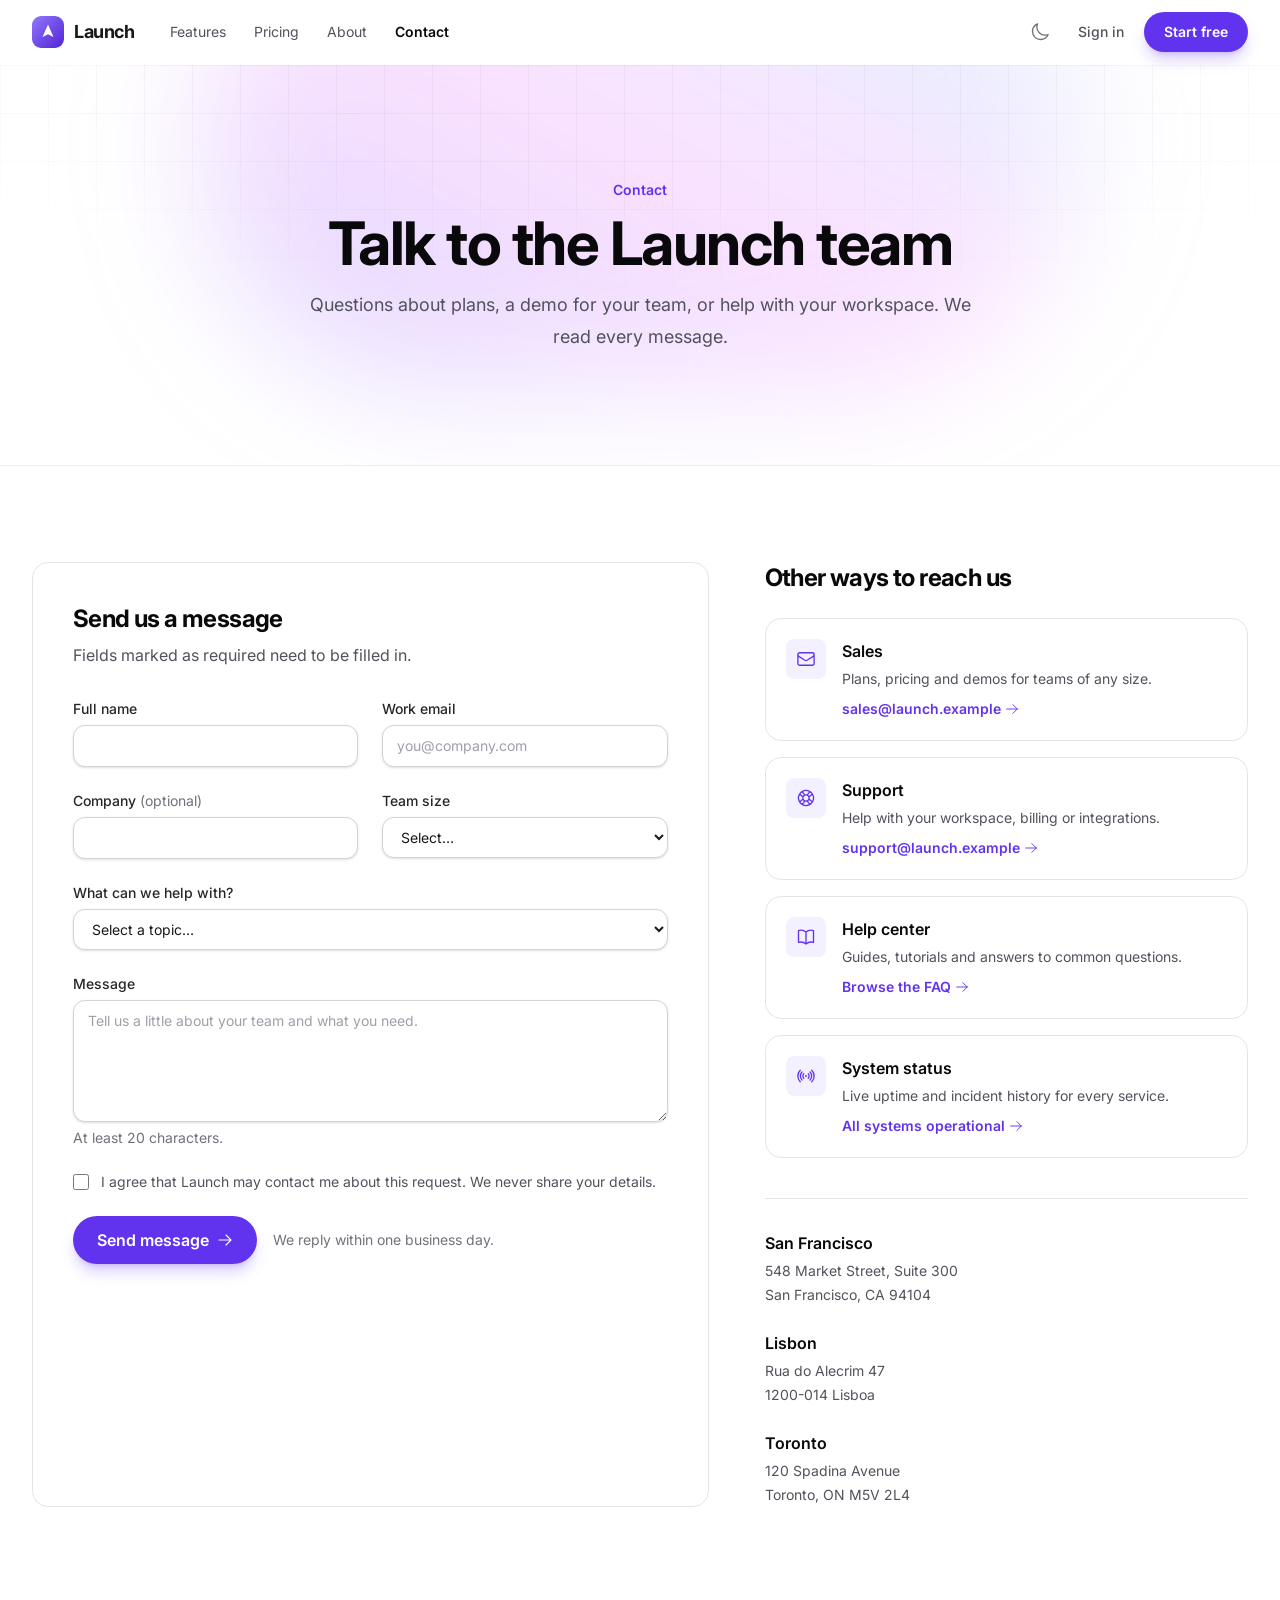
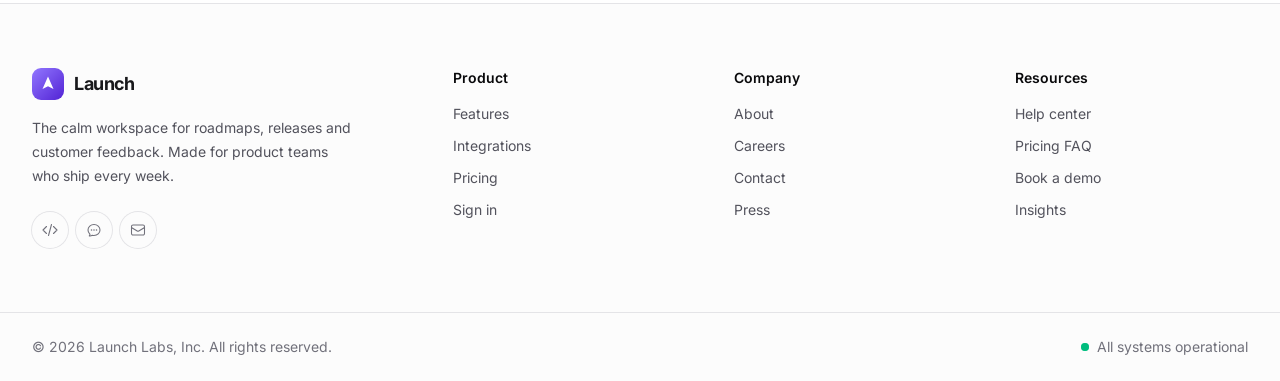
<file: contact.html>
<!DOCTYPE html>
<html lang="en">
<head>
  <meta charset="utf-8">
  <meta name="viewport" content="width=device-width, initial-scale=1">
  <title>Contact — Launch</title>
  <meta name="description" content="Contact Launch sales or support, book a demo, or find our offices in San Francisco, Lisbon and Toronto.">
  <meta name="theme-color" content="#ffffff" media="(prefers-color-scheme: light)">
  <meta name="theme-color" content="#09090b" media="(prefers-color-scheme: dark)">
  <meta property="og:type" content="website">
  <meta property="og:site_name" content="Launch">
  <meta property="og:title" content="Contact — Launch">
  <meta property="og:description" content="Contact Launch sales or support, book a demo, or find our offices in San Francisco, Lisbon and Toronto.">
  <meta property="og:image" content="assets/img/og-image.png">
  <meta name="twitter:card" content="summary_large_image">
  <link rel="icon" href="assets/img/favicon.svg" type="image/svg+xml">
  <link rel="preconnect" href="https://fonts.googleapis.com">
  <link rel="preconnect" href="https://fonts.gstatic.com" crossorigin>
  <link rel="stylesheet" href="https://fonts.googleapis.com/css2?family=Inter:wght@400;500;600;700;800&amp;display=swap">
  <link rel="stylesheet" href="assets/css/style.css">
  <script>(function(){var d=document.documentElement;d.classList.add('js');try{var t=localStorage.getItem('theme');if(t==='dark'||(!t&&window.matchMedia('(prefers-color-scheme: dark)').matches))d.classList.add('dark');}catch(e){}})();</script>
</head>
<body class="bg-white font-sans text-zinc-900 antialiased dark:bg-zinc-950 dark:text-zinc-100">
  <a href="#main" class="sr-only z-[60] rounded-lg bg-brand-600 px-4 py-2 text-sm font-semibold text-white focus:not-sr-only focus:fixed focus:top-3 focus:left-3">Skip to content</a>

  <header id="site-header" class="sticky top-0 z-50 border-b border-transparent bg-white/80 backdrop-blur-xl transition duration-300 dark:bg-zinc-950/80 [&.is-scrolled]:border-zinc-200/80 [&.is-scrolled]:shadow-[0_8px_30px_-12px_rgba(24,24,27,0.15)] dark:[&.is-scrolled]:border-white/10 dark:[&.is-scrolled]:shadow-[0_8px_30px_-12px_rgba(0,0,0,0.6)]">
    <div class="mx-auto max-w-7xl px-5 sm:px-6 lg:px-8 flex h-16 items-center gap-6">
      <a href="index.html" class="flex items-center gap-2.5 text-lg font-bold tracking-tight" aria-label="Launch home">
        <svg class="size-8" viewBox="0 0 32 32" aria-hidden="true"><defs><linearGradient id="logo-h" x1="0" y1="0" x2="1" y2="1"><stop offset="0" stop-color="#9277ff"/><stop offset="1" stop-color="#5223d4"/></linearGradient></defs><rect width="32" height="32" rx="9" fill="url(#logo-h)"/><path d="M10.5 21 16 8.5 21.5 21 16 18.2Z" fill="#fff"/></svg><span>Launch</span>
      </a>
      <nav aria-label="Main" class="hidden md:block">
        <ul class="flex items-center gap-1 text-sm"><li><a href="features.html" class="rounded-full px-3 py-2 text-zinc-600 transition hover:text-zinc-950 aria-[current=page]:font-semibold aria-[current=page]:text-zinc-950 dark:text-zinc-400 dark:hover:text-white dark:aria-[current=page]:text-white">Features</a></li><li><a href="pricing.html" class="rounded-full px-3 py-2 text-zinc-600 transition hover:text-zinc-950 aria-[current=page]:font-semibold aria-[current=page]:text-zinc-950 dark:text-zinc-400 dark:hover:text-white dark:aria-[current=page]:text-white">Pricing</a></li><li><a href="about.html" class="rounded-full px-3 py-2 text-zinc-600 transition hover:text-zinc-950 aria-[current=page]:font-semibold aria-[current=page]:text-zinc-950 dark:text-zinc-400 dark:hover:text-white dark:aria-[current=page]:text-white">About</a></li><li><a href="contact.html" aria-current="page" class="rounded-full px-3 py-2 text-zinc-600 transition hover:text-zinc-950 aria-[current=page]:font-semibold aria-[current=page]:text-zinc-950 dark:text-zinc-400 dark:hover:text-white dark:aria-[current=page]:text-white">Contact</a></li></ul>
      </nav>
      <div class="ml-auto flex items-center gap-2">
        <button type="button" data-theme-toggle class="grid size-9 place-items-center rounded-full text-zinc-500 transition hover:bg-zinc-100 hover:text-zinc-900 dark:text-zinc-400 dark:hover:bg-white/10 dark:hover:text-white">
          <span class="dark:hidden"><svg class="size-5" viewBox="0 0 24 24" fill="none" stroke="currentColor" stroke-width="1.6" stroke-linecap="round" stroke-linejoin="round" aria-hidden="true"><path d="M21.752 15.002A9.72 9.72 0 0 1 18 15.75c-5.385 0-9.75-4.365-9.75-9.75 0-1.33.266-2.597.748-3.752A9.753 9.753 0 0 0 3 11.25C3 16.635 7.365 21 12.75 21a9.753 9.753 0 0 0 9.002-5.998Z"/></svg></span><span class="hidden dark:inline"><svg class="size-5" viewBox="0 0 24 24" fill="none" stroke="currentColor" stroke-width="1.6" stroke-linecap="round" stroke-linejoin="round" aria-hidden="true"><path d="M12 3v2.25m6.364.386-1.591 1.591M21 12h-2.25m-.386 6.364-1.591-1.591M12 18.75V21m-4.773-4.227-1.591 1.591M5.25 12H3m4.227-4.773L5.636 5.636M15.75 12a3.75 3.75 0 1 1-7.5 0 3.75 3.75 0 0 1 7.5 0Z"/></svg></span>
        </button>
        <a href="login.html" class="hidden rounded-full px-3 py-2 text-sm font-medium text-zinc-600 hover:text-zinc-950 sm:inline-flex dark:text-zinc-400 dark:hover:text-white">Sign in</a>
        <a href="login.html#signup" class="btn btn-primary hidden sm:inline-flex">Start free</a>
        <button type="button" id="menu-button" class="grid size-9 place-items-center rounded-full text-zinc-700 hover:bg-zinc-100 md:hidden dark:text-zinc-200 dark:hover:bg-white/10" aria-expanded="false" aria-controls="mobile-menu" aria-label="Open menu">
          <span data-icon-open><svg class="size-6" viewBox="0 0 24 24" fill="none" stroke="currentColor" stroke-width="1.6" stroke-linecap="round" stroke-linejoin="round" aria-hidden="true"><path d="M3.75 6.75h16.5M3.75 12h16.5m-16.5 5.25h16.5"/></svg></span><span data-icon-close class="hidden"><svg class="size-6" viewBox="0 0 24 24" fill="none" stroke="currentColor" stroke-width="1.6" stroke-linecap="round" stroke-linejoin="round" aria-hidden="true"><path d="M6 18 18 6M6 6l12 12"/></svg></span>
        </button>
      </div>
    </div>
    <div id="mobile-menu" class="hidden border-t border-zinc-200 bg-white md:hidden dark:border-white/10 dark:bg-zinc-950">
      <nav aria-label="Mobile" class="mx-auto max-w-7xl px-5 sm:px-6 lg:px-8 py-4">
        <ul class="space-y-1"><li><a href="features.html" class="block rounded-xl px-3 py-2.5 text-base font-medium text-zinc-700 hover:bg-zinc-100 aria-[current=page]:bg-brand-50 aria-[current=page]:text-brand-700 dark:text-zinc-200 dark:hover:bg-white/5 dark:aria-[current=page]:bg-brand-500/10 dark:aria-[current=page]:text-brand-300">Features</a></li><li><a href="pricing.html" class="block rounded-xl px-3 py-2.5 text-base font-medium text-zinc-700 hover:bg-zinc-100 aria-[current=page]:bg-brand-50 aria-[current=page]:text-brand-700 dark:text-zinc-200 dark:hover:bg-white/5 dark:aria-[current=page]:bg-brand-500/10 dark:aria-[current=page]:text-brand-300">Pricing</a></li><li><a href="about.html" class="block rounded-xl px-3 py-2.5 text-base font-medium text-zinc-700 hover:bg-zinc-100 aria-[current=page]:bg-brand-50 aria-[current=page]:text-brand-700 dark:text-zinc-200 dark:hover:bg-white/5 dark:aria-[current=page]:bg-brand-500/10 dark:aria-[current=page]:text-brand-300">About</a></li><li><a href="contact.html" aria-current="page" class="block rounded-xl px-3 py-2.5 text-base font-medium text-zinc-700 hover:bg-zinc-100 aria-[current=page]:bg-brand-50 aria-[current=page]:text-brand-700 dark:text-zinc-200 dark:hover:bg-white/5 dark:aria-[current=page]:bg-brand-500/10 dark:aria-[current=page]:text-brand-300">Contact</a></li></ul>
        <div class="mt-4 grid grid-cols-2 gap-3 border-t border-zinc-200 pt-4 dark:border-white/10">
          <a href="login.html" class="btn btn-secondary">Sign in</a>
          <a href="login.html#signup" class="btn btn-primary">Start free</a>
        </div>
      </nav>
    </div>
  </header>

  <main id="main">

    <section class="relative isolate overflow-hidden border-b border-zinc-200/70 dark:border-white/10">
      <div class="pointer-events-none absolute inset-0 -z-10" aria-hidden="true">
        <div class="absolute inset-0 bg-[linear-gradient(to_right,rgba(113,113,122,0.08)_1px,transparent_1px),linear-gradient(to_bottom,rgba(113,113,122,0.08)_1px,transparent_1px)] bg-[size:48px_48px] [mask-image:radial-gradient(ellipse_70%_60%_at_50%_0%,#000_40%,transparent_100%)]"></div>
        <div class="absolute -top-40 left-1/2 h-[480px] w-[880px] max-w-[200vw] -translate-x-1/2 rounded-full bg-gradient-to-tr from-brand-400/30 via-fuchsia-400/20 to-sky-300/30 blur-3xl dark:from-brand-600/25 dark:via-fuchsia-600/10 dark:to-sky-500/15"></div>
      </div>
      <div class="mx-auto max-w-7xl px-5 sm:px-6 lg:px-8 py-20 sm:py-28">
        <div class="reveal max-w-2xl mx-auto text-center"><p class="eyebrow">Contact</p><h1 class="mt-3 text-4xl sm:text-5xl lg:text-6xl font-bold tracking-tight text-balance text-zinc-950 dark:text-white">Talk to the Launch team</h1><p class="mt-4 text-lg leading-8 text-zinc-600 dark:text-zinc-400">Questions about plans, a demo for your team, or help with your workspace. We read every message.</p></div>
      </div>
    </section>
    <section class="py-20 sm:py-24">
      <div class="mx-auto max-w-7xl px-5 sm:px-6 lg:px-8 grid gap-14 lg:grid-cols-[1.4fr_1fr]">
        <div class="reveal card p-6 sm:p-10">
          <h2 class="text-2xl font-bold tracking-tight text-zinc-950 dark:text-white">Send us a message</h2>
          <p class="mt-2 mb-8 text-zinc-600 dark:text-zinc-400">Fields marked as required need to be filled in.</p>
          
          <form id="contact-form" data-validate data-success="contact-success" novalidate class="space-y-6" aria-describedby="form-note">
            <div class="grid gap-6 sm:grid-cols-2">
              <div>
              <label for="name" class="label">Full name</label>
              <input id="name" name="name" type="text" autocomplete="name" required class="input" aria-describedby="name-error">
              
              <p id="name-error" class="field-error" hidden></p>
            </div>
              <div>
              <label for="email" class="label">Work email</label>
              <input id="email" name="email" type="email" autocomplete="email" required class="input" placeholder="you@company.com" aria-describedby="email-error">
              
              <p id="email-error" class="field-error" hidden></p>
            </div>
              <div>
              <label for="company" class="label">Company <span class="font-normal text-zinc-500 dark:text-zinc-400">(optional)</span></label>
              <input id="company" name="company" type="text" autocomplete="organization" class="input">
              
              <p id="company-error" class="field-error" hidden></p>
            </div>
              <div>
              <label for="size" class="label">Team size</label>
              <select id="size" name="size" required class="input" aria-describedby="size-error"><option value="">Select&hellip;</option><option>1–10</option><option>11–50</option><option>51–200</option><option>201–1,000</option><option>1,000+</option></select>
              
              <p id="size-error" class="field-error" hidden></p>
            </div>
            </div>
            <div>
              <label for="topic" class="label">What can we help with?</label>
              <select id="topic" name="topic" required class="input" aria-describedby="topic-error"><option value="">Select a topic&hellip;</option><option value="sales">Sales &amp; demos</option><option value="support">Product support</option><option value="billing">Billing</option><option value="partnerships">Partnerships</option><option value="press">Press</option><option value="careers">Careers</option></select>
              
              <p id="topic-error" class="field-error" hidden></p>
            </div>
            <div>
              <label for="message" class="label">Message</label>
              <textarea id="message" name="message" rows="5" required minlength="20" class="input resize-y" placeholder="Tell us a little about your team and what you need." aria-describedby="message-hint message-error"></textarea>
              <p id="message-hint" class="mt-1.5 text-sm text-zinc-500 dark:text-zinc-400">At least 20 characters.</p>
              <p id="message-error" class="field-error" hidden></p>
            </div>
            <div>
              <label class="flex items-start gap-3 text-sm text-zinc-600 dark:text-zinc-400">
                <input id="consent" name="consent" type="checkbox" required class="mt-0.5 size-4 rounded border-zinc-300 accent-brand-600" aria-describedby="consent-error">
                <span>I agree that Launch may contact me about this request. We never share your details.</span>
              </label>
              <p id="consent-error" class="field-error" hidden></p>
            </div>
            <div class="flex flex-wrap items-center gap-4">
              <button type="submit" class="btn btn-primary btn-lg">Send message <svg class="size-4" viewBox="0 0 24 24" fill="none" stroke="currentColor" stroke-width="1.6" stroke-linecap="round" stroke-linejoin="round" aria-hidden="true"><path d="M13.5 4.5 21 12m0 0-7.5 7.5M21 12H3"/></svg></button>
              <p id="form-note" class="text-sm text-zinc-500 dark:text-zinc-400">We reply within one business day.</p>
            </div>
          </form>
          <div id="contact-success" hidden tabindex="-1" class="rounded-2xl border border-emerald-200 bg-emerald-50 p-8 text-center outline-none dark:border-emerald-500/20 dark:bg-emerald-500/10">
            <span class="mx-auto grid size-12 place-items-center rounded-full bg-emerald-500 text-white"><svg class="size-6" viewBox="0 0 24 24" fill="none" stroke="currentColor" stroke-width="2.5" stroke-linecap="round" stroke-linejoin="round" aria-hidden="true"><path d="m4.5 12.75 6 6 9-13.5"/></svg></span>
            <h2 class="mt-4 text-xl font-semibold text-zinc-950 dark:text-white">Thanks, your message is ready to go</h2>
            <p class="mt-2 text-zinc-600 dark:text-zinc-300">This is a demo form, so nothing was sent. Connect it to your form service to receive messages.</p>
            <button type="button" data-form-reset="contact-form" class="btn btn-secondary mt-6">Send another message</button>
          </div>
        </div>
        <div id="support" class="reveal reveal-delay-1">
          <h2 class="text-2xl font-bold tracking-tight text-zinc-950 dark:text-white">Other ways to reach us</h2>
          <ul class="mt-6 space-y-4">
            <li class="card flex gap-4 p-5">
              <span class="grid size-10 shrink-0 place-items-center rounded-lg bg-brand-50 text-brand-600 dark:bg-brand-500/10 dark:text-brand-300"><svg class="size-5" viewBox="0 0 24 24" fill="none" stroke="currentColor" stroke-width="1.6" stroke-linecap="round" stroke-linejoin="round" aria-hidden="true"><path d="M21.75 6.75v10.5a2.25 2.25 0 0 1-2.25 2.25h-15a2.25 2.25 0 0 1-2.25-2.25V6.75m19.5 0A2.25 2.25 0 0 0 19.5 4.5h-15a2.25 2.25 0 0 0-2.25 2.25m19.5 0v.243a2.25 2.25 0 0 1-1.07 1.916l-7.5 4.615a2.25 2.25 0 0 1-2.36 0L3.32 8.91a2.25 2.25 0 0 1-1.07-1.916V6.75"/></svg></span>
              <div><h3 class="font-semibold text-zinc-950 dark:text-white">Sales</h3><p class="mt-1 text-sm leading-6 text-zinc-600 dark:text-zinc-400">Plans, pricing and demos for teams of any size.</p>
              <a href="mailto:sales@launch.example" class="mt-2 inline-flex items-center gap-1 text-sm font-semibold text-brand-600 hover:text-brand-500 dark:text-brand-400">sales@launch.example <svg class="size-3.5" viewBox="0 0 24 24" fill="none" stroke="currentColor" stroke-width="1.6" stroke-linecap="round" stroke-linejoin="round" aria-hidden="true"><path d="M13.5 4.5 21 12m0 0-7.5 7.5M21 12H3"/></svg></a></div>
            </li>
            <li class="card flex gap-4 p-5">
              <span class="grid size-10 shrink-0 place-items-center rounded-lg bg-brand-50 text-brand-600 dark:bg-brand-500/10 dark:text-brand-300"><svg class="size-5" viewBox="0 0 24 24" fill="none" stroke="currentColor" stroke-width="1.6" stroke-linecap="round" stroke-linejoin="round" aria-hidden="true"><path d="M16.712 4.33a9.027 9.027 0 0 1 1.652 1.306c.51.51.944 1.064 1.306 1.652M16.712 4.33l-3.448 4.138m3.448-4.138a9.014 9.014 0 0 0-9.424 0M19.67 7.288l-4.138 3.448m4.138-3.448a9.014 9.014 0 0 1 0 9.424m-4.138-5.976a3.736 3.736 0 0 0-.88-1.388 3.737 3.737 0 0 0-1.388-.88m2.268 2.268a3.765 3.765 0 0 1 0 2.528m-2.268-4.796a3.765 3.765 0 0 0-2.528 0m4.796 4.796c-.181.506-.475.982-.88 1.388a3.736 3.736 0 0 1-1.388.88m2.268-2.268 4.138 3.448m0 0a9.027 9.027 0 0 1-1.306 1.652c-.51.51-1.064.944-1.652 1.306m0 0-3.448-4.138m3.448 4.138a9.014 9.014 0 0 1-9.424 0m5.976-4.138a3.765 3.765 0 0 1-2.528 0m0 0a3.736 3.736 0 0 1-1.388-.88 3.737 3.737 0 0 1-.88-1.388m2.268 2.268L7.288 19.67m0 0a9.024 9.024 0 0 1-1.652-1.306 9.027 9.027 0 0 1-1.306-1.652m0 0 4.138-3.448M4.33 16.712a9.014 9.014 0 0 1 0-9.424m4.138 5.976a3.765 3.765 0 0 1 0-2.528m0 0c.181-.506.475-.982.88-1.388a3.736 3.736 0 0 1 1.388-.88m-2.268 2.268L4.33 7.288m6.406 1.18L7.288 4.33m0 0a9.024 9.024 0 0 0-1.652 1.306A9.025 9.025 0 0 0 4.33 7.288"/></svg></span>
              <div><h3 class="font-semibold text-zinc-950 dark:text-white">Support</h3><p class="mt-1 text-sm leading-6 text-zinc-600 dark:text-zinc-400">Help with your workspace, billing or integrations.</p>
              <a href="mailto:support@launch.example" class="mt-2 inline-flex items-center gap-1 text-sm font-semibold text-brand-600 hover:text-brand-500 dark:text-brand-400">support@launch.example <svg class="size-3.5" viewBox="0 0 24 24" fill="none" stroke="currentColor" stroke-width="1.6" stroke-linecap="round" stroke-linejoin="round" aria-hidden="true"><path d="M13.5 4.5 21 12m0 0-7.5 7.5M21 12H3"/></svg></a></div>
            </li>
            <li class="card flex gap-4 p-5">
              <span class="grid size-10 shrink-0 place-items-center rounded-lg bg-brand-50 text-brand-600 dark:bg-brand-500/10 dark:text-brand-300"><svg class="size-5" viewBox="0 0 24 24" fill="none" stroke="currentColor" stroke-width="1.6" stroke-linecap="round" stroke-linejoin="round" aria-hidden="true"><path d="M12 6.042A8.967 8.967 0 0 0 6 3.75c-1.052 0-2.062.18-3 .512v14.25A8.987 8.987 0 0 1 6 18c2.305 0 4.408.867 6 2.292m0-14.25a8.966 8.966 0 0 1 6-2.292c1.052 0 2.062.18 3 .512v14.25A8.987 8.987 0 0 0 18 18a8.967 8.967 0 0 0-6 2.292m0-14.25v14.25"/></svg></span>
              <div><h3 class="font-semibold text-zinc-950 dark:text-white">Help center</h3><p class="mt-1 text-sm leading-6 text-zinc-600 dark:text-zinc-400">Guides, tutorials and answers to common questions.</p>
              <a href="pricing.html#faq" class="mt-2 inline-flex items-center gap-1 text-sm font-semibold text-brand-600 hover:text-brand-500 dark:text-brand-400">Browse the FAQ <svg class="size-3.5" viewBox="0 0 24 24" fill="none" stroke="currentColor" stroke-width="1.6" stroke-linecap="round" stroke-linejoin="round" aria-hidden="true"><path d="M13.5 4.5 21 12m0 0-7.5 7.5M21 12H3"/></svg></a></div>
            </li>
            <li class="card flex gap-4 p-5">
              <span class="grid size-10 shrink-0 place-items-center rounded-lg bg-brand-50 text-brand-600 dark:bg-brand-500/10 dark:text-brand-300"><svg class="size-5" viewBox="0 0 24 24" fill="none" stroke="currentColor" stroke-width="1.6" stroke-linecap="round" stroke-linejoin="round" aria-hidden="true"><path d="M9.348 14.652a3.75 3.75 0 0 1 0-5.304m5.304 0a3.75 3.75 0 0 1 0 5.304m-7.425 2.121a6.75 6.75 0 0 1 0-9.546m9.546 0a6.75 6.75 0 0 1 0 9.546M5.106 18.894c-3.808-3.807-3.808-9.98 0-13.788m13.788 0c3.808 3.807 3.808 9.98 0 13.788M12 12h.008v.008H12V12Zm.375 0a.375.375 0 1 1-.75 0 .375.375 0 0 1 .75 0Z"/></svg></span>
              <div><h3 class="font-semibold text-zinc-950 dark:text-white">System status</h3><p class="mt-1 text-sm leading-6 text-zinc-600 dark:text-zinc-400">Live uptime and incident history for every service.</p>
              <a href="https://example.com" class="mt-2 inline-flex items-center gap-1 text-sm font-semibold text-brand-600 hover:text-brand-500 dark:text-brand-400">All systems operational <svg class="size-3.5" viewBox="0 0 24 24" fill="none" stroke="currentColor" stroke-width="1.6" stroke-linecap="round" stroke-linejoin="round" aria-hidden="true"><path d="M13.5 4.5 21 12m0 0-7.5 7.5M21 12H3"/></svg></a></div>
            </li>
          </ul>
          <div class="mt-10 grid gap-6 border-t border-zinc-200 pt-8 sm:grid-cols-3 lg:grid-cols-1 dark:border-white/10"><div><h3 class="font-semibold text-zinc-950 dark:text-white">San Francisco</h3><p class="mt-1 text-sm leading-6 text-zinc-600 dark:text-zinc-400">548 Market Street, Suite 300<br>San Francisco, CA 94104</p></div><div><h3 class="font-semibold text-zinc-950 dark:text-white">Lisbon</h3><p class="mt-1 text-sm leading-6 text-zinc-600 dark:text-zinc-400">Rua do Alecrim 47<br>1200-014 Lisboa</p></div><div><h3 class="font-semibold text-zinc-950 dark:text-white">Toronto</h3><p class="mt-1 text-sm leading-6 text-zinc-600 dark:text-zinc-400">120 Spadina Avenue<br>Toronto, ON M5V 2L4</p></div></div>
        </div>
      </div>
    </section>
  </main>

  <footer class="border-t border-zinc-200 bg-zinc-50/60 dark:border-white/10 dark:bg-zinc-950">
    <div class="mx-auto max-w-7xl px-5 sm:px-6 lg:px-8 grid gap-12 py-16 md:grid-cols-[1.6fr_repeat(3,1fr)]">
      <div class="max-w-xs">
        <a href="index.html" class="flex items-center gap-2.5 text-lg font-bold tracking-tight"><svg class="size-8" viewBox="0 0 32 32" aria-hidden="true"><defs><linearGradient id="logo-f" x1="0" y1="0" x2="1" y2="1"><stop offset="0" stop-color="#9277ff"/><stop offset="1" stop-color="#5223d4"/></linearGradient></defs><rect width="32" height="32" rx="9" fill="url(#logo-f)"/><path d="M10.5 21 16 8.5 21.5 21 16 18.2Z" fill="#fff"/></svg><span>Launch</span></a>
        <p class="mt-4 text-sm leading-6 text-zinc-600 dark:text-zinc-400">The calm workspace for roadmaps, releases and customer feedback. Made for product teams who ship every week.</p>
        <div class="mt-6 flex gap-2"><a href="https://example.com" class="grid size-9 place-items-center rounded-full text-zinc-500 ring-1 ring-zinc-200 transition hover:text-zinc-950 hover:ring-zinc-300 dark:text-zinc-400 dark:ring-white/10 dark:hover:text-white" aria-label="Launch on GitHub"><svg class="size-4" viewBox="0 0 24 24" fill="none" stroke="currentColor" stroke-width="1.6" stroke-linecap="round" stroke-linejoin="round" aria-hidden="true"><path d="M17.25 6.75 22.5 12l-5.25 5.25m-10.5 0L1.5 12l5.25-5.25m7.5-3-4.5 16.5"/></svg></a><a href="https://example.com" class="grid size-9 place-items-center rounded-full text-zinc-500 ring-1 ring-zinc-200 transition hover:text-zinc-950 hover:ring-zinc-300 dark:text-zinc-400 dark:ring-white/10 dark:hover:text-white" aria-label="Launch community forum"><svg class="size-4" viewBox="0 0 24 24" fill="none" stroke="currentColor" stroke-width="1.6" stroke-linecap="round" stroke-linejoin="round" aria-hidden="true"><path d="M8.625 12a.375.375 0 1 1-.75 0 .375.375 0 0 1 .75 0Zm0 0H8.25m4.125 0a.375.375 0 1 1-.75 0 .375.375 0 0 1 .75 0Zm0 0H12m4.125 0a.375.375 0 1 1-.75 0 .375.375 0 0 1 .75 0Zm0 0h-.375M21 12c0 4.556-4.03 8.25-9 8.25a9.764 9.764 0 0 1-2.555-.337A5.972 5.972 0 0 1 5.41 20.97a5.969 5.969 0 0 1-.474-.065 4.48 4.48 0 0 0 .978-2.025c.09-.457-.133-.901-.467-1.226C3.93 16.178 3 14.189 3 12c0-4.556 4.03-8.25 9-8.25s9 3.694 9 8.25Z"/></svg></a><a href="https://example.com" class="grid size-9 place-items-center rounded-full text-zinc-500 ring-1 ring-zinc-200 transition hover:text-zinc-950 hover:ring-zinc-300 dark:text-zinc-400 dark:ring-white/10 dark:hover:text-white" aria-label="Launch newsletter"><svg class="size-4" viewBox="0 0 24 24" fill="none" stroke="currentColor" stroke-width="1.6" stroke-linecap="round" stroke-linejoin="round" aria-hidden="true"><path d="M21.75 6.75v10.5a2.25 2.25 0 0 1-2.25 2.25h-15a2.25 2.25 0 0 1-2.25-2.25V6.75m19.5 0A2.25 2.25 0 0 0 19.5 4.5h-15a2.25 2.25 0 0 0-2.25 2.25m19.5 0v.243a2.25 2.25 0 0 1-1.07 1.916l-7.5 4.615a2.25 2.25 0 0 1-2.36 0L3.32 8.91a2.25 2.25 0 0 1-1.07-1.916V6.75"/></svg></a></div>
      </div>
      <div><h2 class="text-sm font-semibold text-zinc-950 dark:text-white">Product</h2><ul class="mt-4 space-y-3 text-sm"><li><a href="features.html" class="text-zinc-600 transition hover:text-zinc-950 dark:text-zinc-400 dark:hover:text-white">Features</a></li><li><a href="features.html#integrations" class="text-zinc-600 transition hover:text-zinc-950 dark:text-zinc-400 dark:hover:text-white">Integrations</a></li><li><a href="pricing.html" class="text-zinc-600 transition hover:text-zinc-950 dark:text-zinc-400 dark:hover:text-white">Pricing</a></li><li><a href="login.html" class="text-zinc-600 transition hover:text-zinc-950 dark:text-zinc-400 dark:hover:text-white">Sign in</a></li></ul></div>
      <div><h2 class="text-sm font-semibold text-zinc-950 dark:text-white">Company</h2><ul class="mt-4 space-y-3 text-sm"><li><a href="about.html" class="text-zinc-600 transition hover:text-zinc-950 dark:text-zinc-400 dark:hover:text-white">About</a></li><li><a href="about.html#careers" class="text-zinc-600 transition hover:text-zinc-950 dark:text-zinc-400 dark:hover:text-white">Careers</a></li><li><a href="contact.html" class="text-zinc-600 transition hover:text-zinc-950 dark:text-zinc-400 dark:hover:text-white">Contact</a></li><li><a href="contact.html?topic=press" class="text-zinc-600 transition hover:text-zinc-950 dark:text-zinc-400 dark:hover:text-white">Press</a></li></ul></div>
      <div><h2 class="text-sm font-semibold text-zinc-950 dark:text-white">Resources</h2><ul class="mt-4 space-y-3 text-sm"><li><a href="contact.html#support" class="text-zinc-600 transition hover:text-zinc-950 dark:text-zinc-400 dark:hover:text-white">Help center</a></li><li><a href="pricing.html#faq" class="text-zinc-600 transition hover:text-zinc-950 dark:text-zinc-400 dark:hover:text-white">Pricing FAQ</a></li><li><a href="contact.html?topic=sales" class="text-zinc-600 transition hover:text-zinc-950 dark:text-zinc-400 dark:hover:text-white">Book a demo</a></li><li><a href="features.html#insights" class="text-zinc-600 transition hover:text-zinc-950 dark:text-zinc-400 dark:hover:text-white">Insights</a></li></ul></div>
    </div>
    <div class="border-t border-zinc-200 dark:border-white/10">
      <div class="mx-auto max-w-7xl px-5 sm:px-6 lg:px-8 flex flex-col gap-3 py-6 text-sm text-zinc-500 sm:flex-row sm:items-center sm:justify-between dark:text-zinc-400">
        <p>&copy; <span data-year>2026</span> Launch Labs, Inc. All rights reserved.</p>
        <p class="flex items-center gap-2"><span class="relative flex size-2"><span class="absolute inline-flex size-full animate-ping rounded-full bg-emerald-400 opacity-60"></span><span class="relative inline-flex size-2 rounded-full bg-emerald-500"></span></span> All systems operational</p>
      </div>
    </div>
  </footer>

  <script src="assets/js/main.js"></script>
</body>
</html>
</file>
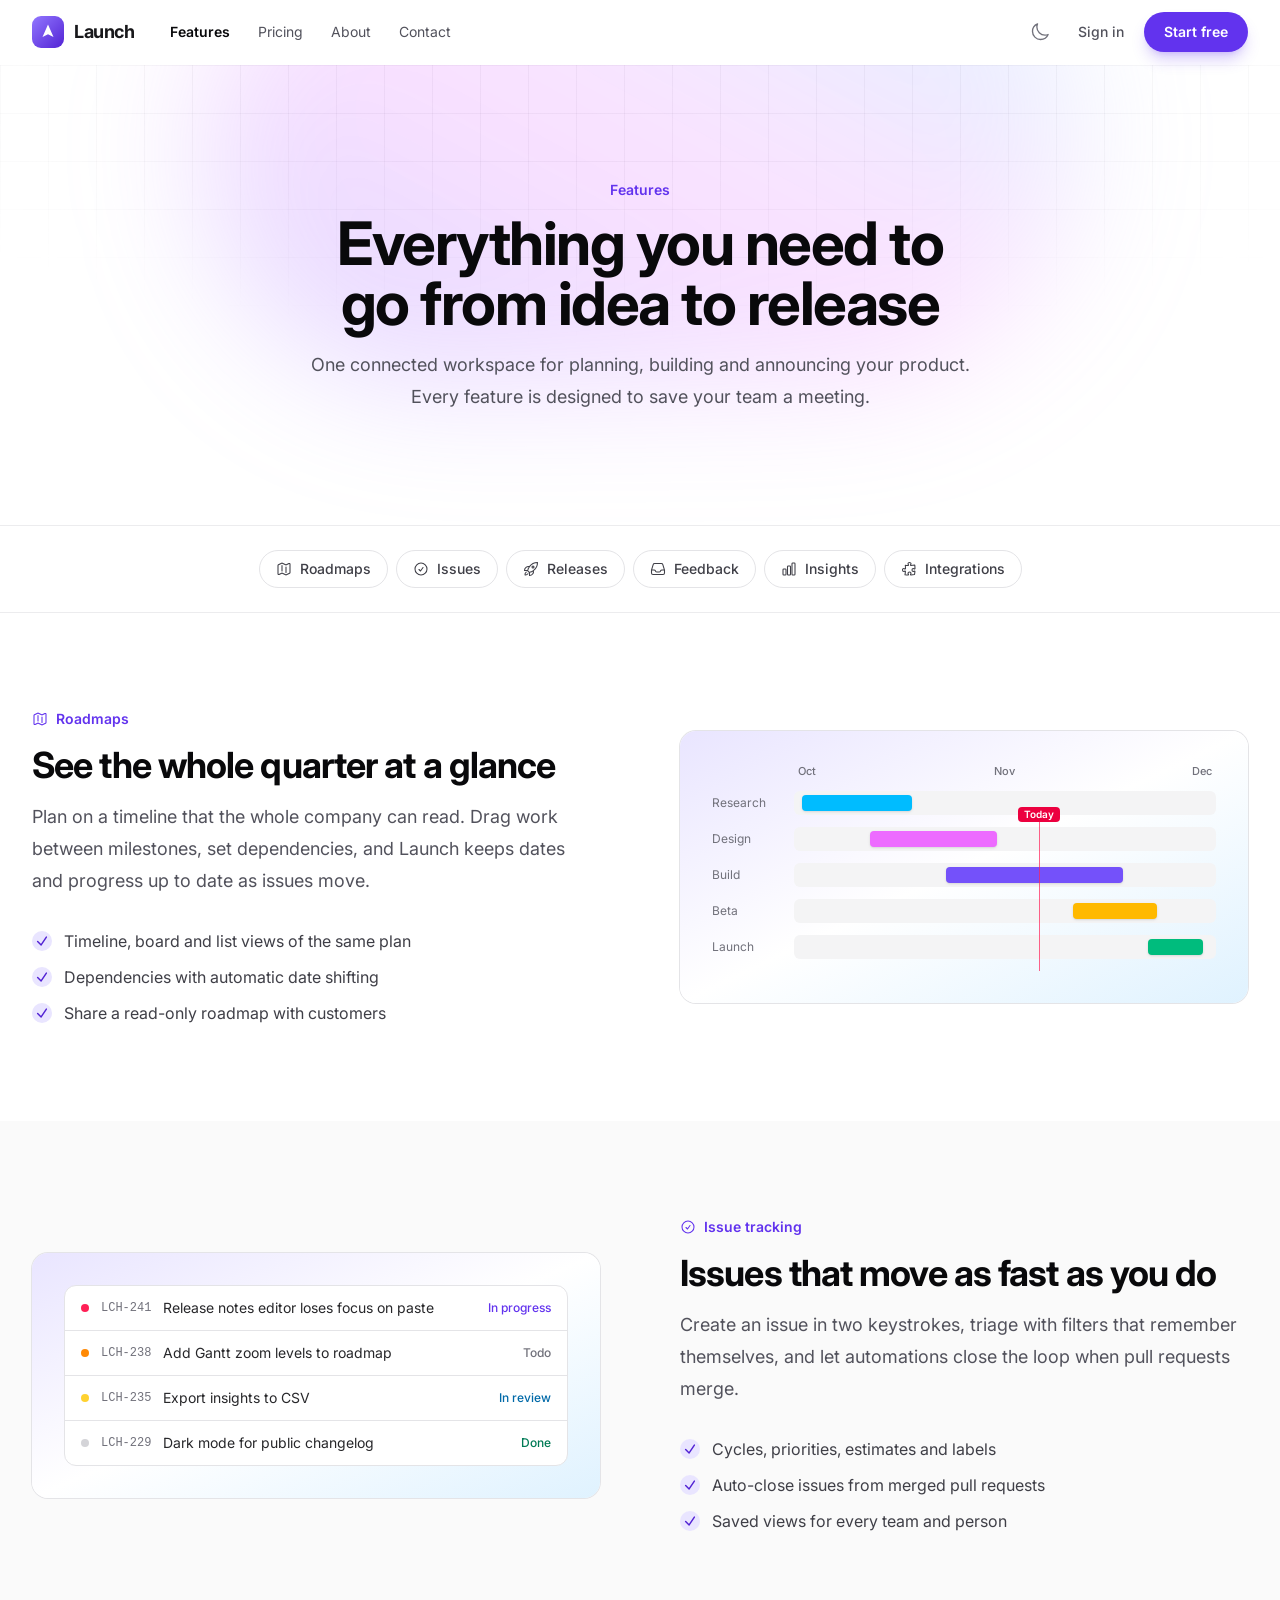
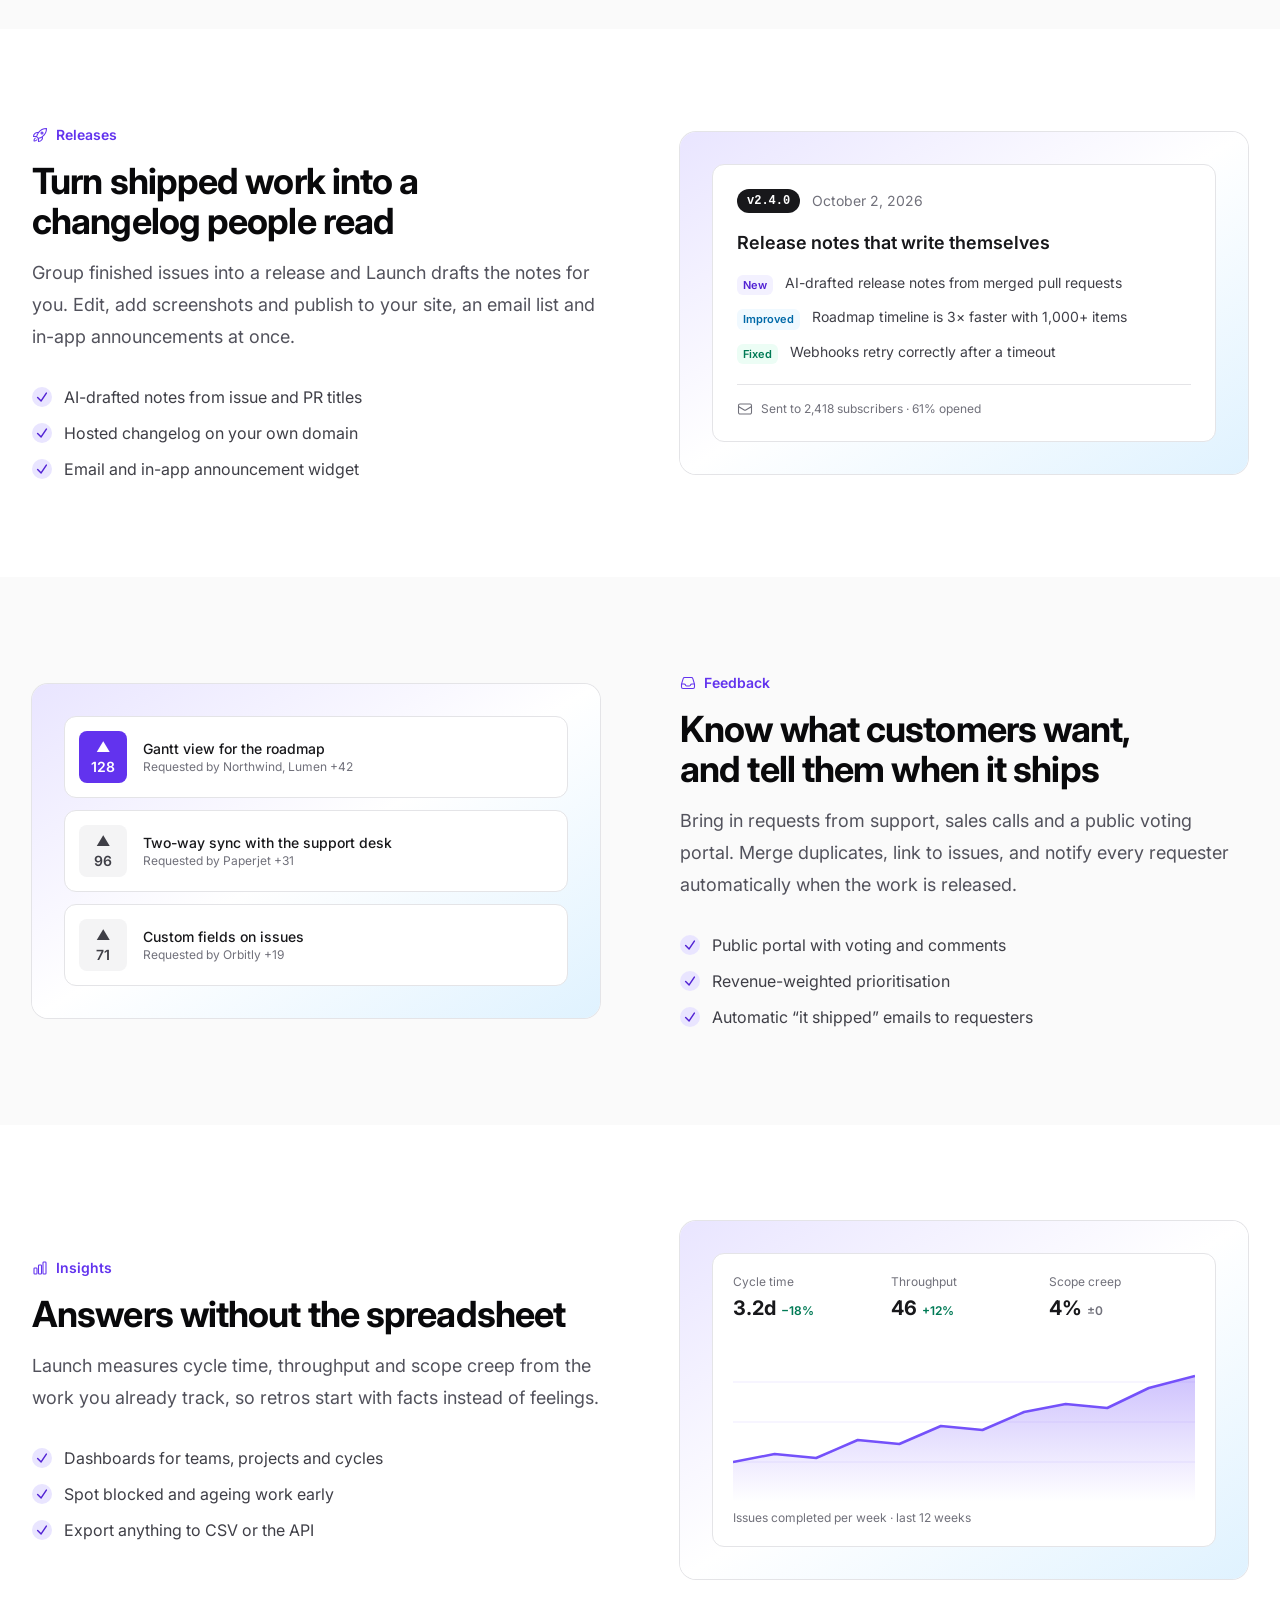
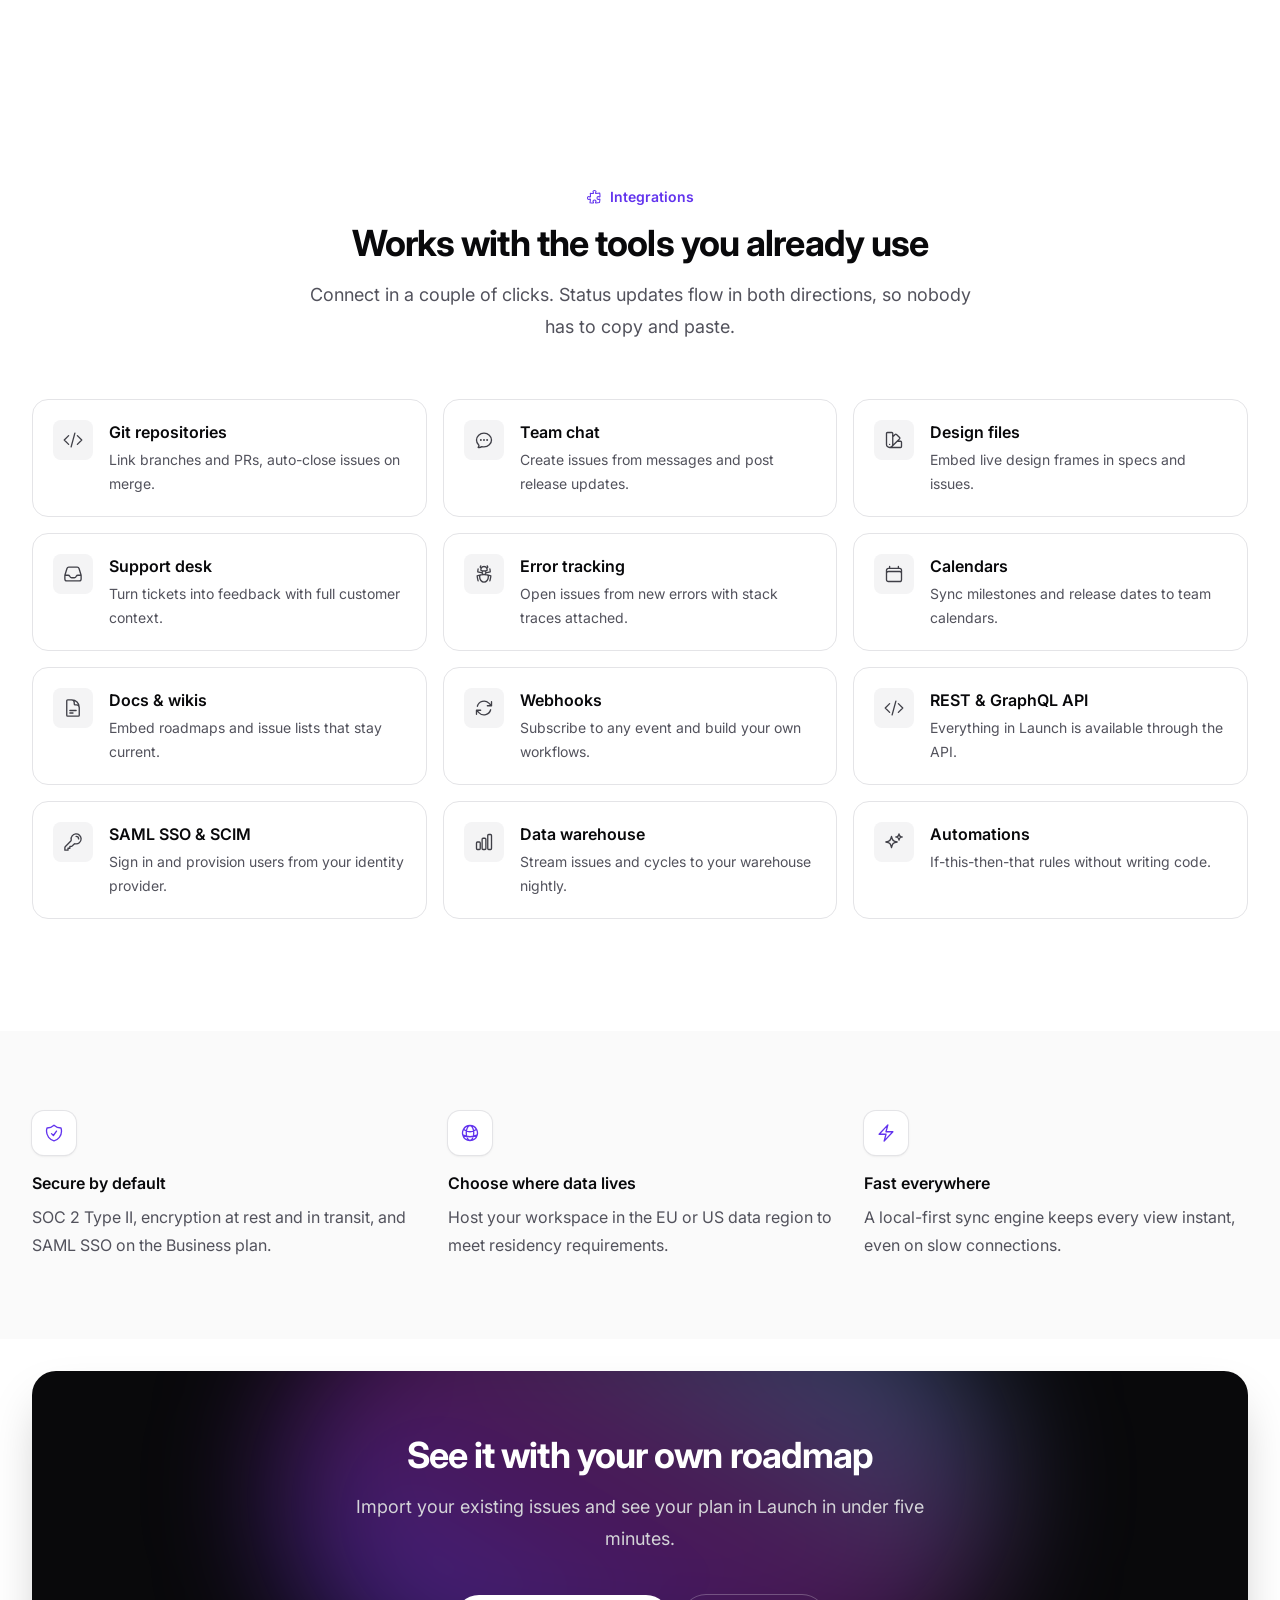
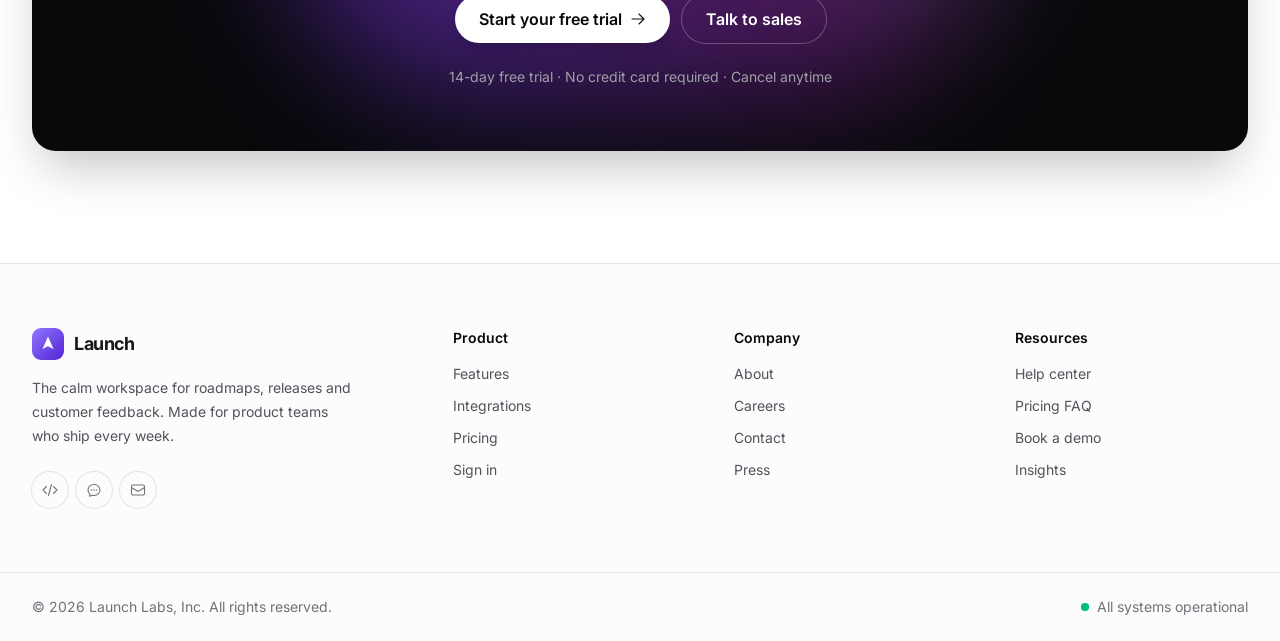
<file: features.html>
<!DOCTYPE html>
<html lang="en">
<head>
  <meta charset="utf-8">
  <meta name="viewport" content="width=device-width, initial-scale=1">
  <title>Features — Launch</title>
  <meta name="description" content="Roadmaps, issue tracking, releases, feedback, insights and integrations: every Launch feature in one place.">
  <meta name="theme-color" content="#ffffff" media="(prefers-color-scheme: light)">
  <meta name="theme-color" content="#09090b" media="(prefers-color-scheme: dark)">
  <meta property="og:type" content="website">
  <meta property="og:site_name" content="Launch">
  <meta property="og:title" content="Features — Launch">
  <meta property="og:description" content="Roadmaps, issue tracking, releases, feedback, insights and integrations: every Launch feature in one place.">
  <meta property="og:image" content="assets/img/og-image.png">
  <meta name="twitter:card" content="summary_large_image">
  <link rel="icon" href="assets/img/favicon.svg" type="image/svg+xml">
  <link rel="preconnect" href="https://fonts.googleapis.com">
  <link rel="preconnect" href="https://fonts.gstatic.com" crossorigin>
  <link rel="stylesheet" href="https://fonts.googleapis.com/css2?family=Inter:wght@400;500;600;700;800&amp;display=swap">
  <link rel="stylesheet" href="assets/css/style.css">
  <script>(function(){var d=document.documentElement;d.classList.add('js');try{var t=localStorage.getItem('theme');if(t==='dark'||(!t&&window.matchMedia('(prefers-color-scheme: dark)').matches))d.classList.add('dark');}catch(e){}})();</script>
</head>
<body class="bg-white font-sans text-zinc-900 antialiased dark:bg-zinc-950 dark:text-zinc-100">
  <a href="#main" class="sr-only z-[60] rounded-lg bg-brand-600 px-4 py-2 text-sm font-semibold text-white focus:not-sr-only focus:fixed focus:top-3 focus:left-3">Skip to content</a>

  <header id="site-header" class="sticky top-0 z-50 border-b border-transparent bg-white/80 backdrop-blur-xl transition duration-300 dark:bg-zinc-950/80 [&.is-scrolled]:border-zinc-200/80 [&.is-scrolled]:shadow-[0_8px_30px_-12px_rgba(24,24,27,0.15)] dark:[&.is-scrolled]:border-white/10 dark:[&.is-scrolled]:shadow-[0_8px_30px_-12px_rgba(0,0,0,0.6)]">
    <div class="mx-auto max-w-7xl px-5 sm:px-6 lg:px-8 flex h-16 items-center gap-6">
      <a href="index.html" class="flex items-center gap-2.5 text-lg font-bold tracking-tight" aria-label="Launch home">
        <svg class="size-8" viewBox="0 0 32 32" aria-hidden="true"><defs><linearGradient id="logo-h" x1="0" y1="0" x2="1" y2="1"><stop offset="0" stop-color="#9277ff"/><stop offset="1" stop-color="#5223d4"/></linearGradient></defs><rect width="32" height="32" rx="9" fill="url(#logo-h)"/><path d="M10.5 21 16 8.5 21.5 21 16 18.2Z" fill="#fff"/></svg><span>Launch</span>
      </a>
      <nav aria-label="Main" class="hidden md:block">
        <ul class="flex items-center gap-1 text-sm"><li><a href="features.html" aria-current="page" class="rounded-full px-3 py-2 text-zinc-600 transition hover:text-zinc-950 aria-[current=page]:font-semibold aria-[current=page]:text-zinc-950 dark:text-zinc-400 dark:hover:text-white dark:aria-[current=page]:text-white">Features</a></li><li><a href="pricing.html" class="rounded-full px-3 py-2 text-zinc-600 transition hover:text-zinc-950 aria-[current=page]:font-semibold aria-[current=page]:text-zinc-950 dark:text-zinc-400 dark:hover:text-white dark:aria-[current=page]:text-white">Pricing</a></li><li><a href="about.html" class="rounded-full px-3 py-2 text-zinc-600 transition hover:text-zinc-950 aria-[current=page]:font-semibold aria-[current=page]:text-zinc-950 dark:text-zinc-400 dark:hover:text-white dark:aria-[current=page]:text-white">About</a></li><li><a href="contact.html" class="rounded-full px-3 py-2 text-zinc-600 transition hover:text-zinc-950 aria-[current=page]:font-semibold aria-[current=page]:text-zinc-950 dark:text-zinc-400 dark:hover:text-white dark:aria-[current=page]:text-white">Contact</a></li></ul>
      </nav>
      <div class="ml-auto flex items-center gap-2">
        <button type="button" data-theme-toggle class="grid size-9 place-items-center rounded-full text-zinc-500 transition hover:bg-zinc-100 hover:text-zinc-900 dark:text-zinc-400 dark:hover:bg-white/10 dark:hover:text-white">
          <span class="dark:hidden"><svg class="size-5" viewBox="0 0 24 24" fill="none" stroke="currentColor" stroke-width="1.6" stroke-linecap="round" stroke-linejoin="round" aria-hidden="true"><path d="M21.752 15.002A9.72 9.72 0 0 1 18 15.75c-5.385 0-9.75-4.365-9.75-9.75 0-1.33.266-2.597.748-3.752A9.753 9.753 0 0 0 3 11.25C3 16.635 7.365 21 12.75 21a9.753 9.753 0 0 0 9.002-5.998Z"/></svg></span><span class="hidden dark:inline"><svg class="size-5" viewBox="0 0 24 24" fill="none" stroke="currentColor" stroke-width="1.6" stroke-linecap="round" stroke-linejoin="round" aria-hidden="true"><path d="M12 3v2.25m6.364.386-1.591 1.591M21 12h-2.25m-.386 6.364-1.591-1.591M12 18.75V21m-4.773-4.227-1.591 1.591M5.25 12H3m4.227-4.773L5.636 5.636M15.75 12a3.75 3.75 0 1 1-7.5 0 3.75 3.75 0 0 1 7.5 0Z"/></svg></span>
        </button>
        <a href="login.html" class="hidden rounded-full px-3 py-2 text-sm font-medium text-zinc-600 hover:text-zinc-950 sm:inline-flex dark:text-zinc-400 dark:hover:text-white">Sign in</a>
        <a href="login.html#signup" class="btn btn-primary hidden sm:inline-flex">Start free</a>
        <button type="button" id="menu-button" class="grid size-9 place-items-center rounded-full text-zinc-700 hover:bg-zinc-100 md:hidden dark:text-zinc-200 dark:hover:bg-white/10" aria-expanded="false" aria-controls="mobile-menu" aria-label="Open menu">
          <span data-icon-open><svg class="size-6" viewBox="0 0 24 24" fill="none" stroke="currentColor" stroke-width="1.6" stroke-linecap="round" stroke-linejoin="round" aria-hidden="true"><path d="M3.75 6.75h16.5M3.75 12h16.5m-16.5 5.25h16.5"/></svg></span><span data-icon-close class="hidden"><svg class="size-6" viewBox="0 0 24 24" fill="none" stroke="currentColor" stroke-width="1.6" stroke-linecap="round" stroke-linejoin="round" aria-hidden="true"><path d="M6 18 18 6M6 6l12 12"/></svg></span>
        </button>
      </div>
    </div>
    <div id="mobile-menu" class="hidden border-t border-zinc-200 bg-white md:hidden dark:border-white/10 dark:bg-zinc-950">
      <nav aria-label="Mobile" class="mx-auto max-w-7xl px-5 sm:px-6 lg:px-8 py-4">
        <ul class="space-y-1"><li><a href="features.html" aria-current="page" class="block rounded-xl px-3 py-2.5 text-base font-medium text-zinc-700 hover:bg-zinc-100 aria-[current=page]:bg-brand-50 aria-[current=page]:text-brand-700 dark:text-zinc-200 dark:hover:bg-white/5 dark:aria-[current=page]:bg-brand-500/10 dark:aria-[current=page]:text-brand-300">Features</a></li><li><a href="pricing.html" class="block rounded-xl px-3 py-2.5 text-base font-medium text-zinc-700 hover:bg-zinc-100 aria-[current=page]:bg-brand-50 aria-[current=page]:text-brand-700 dark:text-zinc-200 dark:hover:bg-white/5 dark:aria-[current=page]:bg-brand-500/10 dark:aria-[current=page]:text-brand-300">Pricing</a></li><li><a href="about.html" class="block rounded-xl px-3 py-2.5 text-base font-medium text-zinc-700 hover:bg-zinc-100 aria-[current=page]:bg-brand-50 aria-[current=page]:text-brand-700 dark:text-zinc-200 dark:hover:bg-white/5 dark:aria-[current=page]:bg-brand-500/10 dark:aria-[current=page]:text-brand-300">About</a></li><li><a href="contact.html" class="block rounded-xl px-3 py-2.5 text-base font-medium text-zinc-700 hover:bg-zinc-100 aria-[current=page]:bg-brand-50 aria-[current=page]:text-brand-700 dark:text-zinc-200 dark:hover:bg-white/5 dark:aria-[current=page]:bg-brand-500/10 dark:aria-[current=page]:text-brand-300">Contact</a></li></ul>
        <div class="mt-4 grid grid-cols-2 gap-3 border-t border-zinc-200 pt-4 dark:border-white/10">
          <a href="login.html" class="btn btn-secondary">Sign in</a>
          <a href="login.html#signup" class="btn btn-primary">Start free</a>
        </div>
      </nav>
    </div>
  </header>

  <main id="main">

    <section class="relative isolate overflow-hidden border-b border-zinc-200/70 dark:border-white/10">
      <div class="pointer-events-none absolute inset-0 -z-10" aria-hidden="true">
        <div class="absolute inset-0 bg-[linear-gradient(to_right,rgba(113,113,122,0.08)_1px,transparent_1px),linear-gradient(to_bottom,rgba(113,113,122,0.08)_1px,transparent_1px)] bg-[size:48px_48px] [mask-image:radial-gradient(ellipse_70%_60%_at_50%_0%,#000_40%,transparent_100%)]"></div>
        <div class="absolute -top-40 left-1/2 h-[480px] w-[880px] max-w-[200vw] -translate-x-1/2 rounded-full bg-gradient-to-tr from-brand-400/30 via-fuchsia-400/20 to-sky-300/30 blur-3xl dark:from-brand-600/25 dark:via-fuchsia-600/10 dark:to-sky-500/15"></div>
      </div>
      <div class="mx-auto max-w-7xl px-5 sm:px-6 lg:px-8 py-20 sm:py-28">
        <div class="reveal max-w-2xl mx-auto text-center"><p class="eyebrow">Features</p><h1 class="mt-3 text-4xl sm:text-5xl lg:text-6xl font-bold tracking-tight text-balance text-zinc-950 dark:text-white">Everything you need to go from idea to release</h1><p class="mt-4 text-lg leading-8 text-zinc-600 dark:text-zinc-400">One connected workspace for planning, building and announcing your product. Every feature is designed to save your team a meeting.</p></div>
      </div>
    </section>
    <nav aria-label="Feature sections" class="border-b border-zinc-200/70 py-6 dark:border-white/10">
      <ul class="mx-auto max-w-7xl px-5 sm:px-6 lg:px-8 flex flex-wrap justify-center gap-2"><li><a href="#roadmaps" class="inline-flex items-center gap-2 rounded-full border border-zinc-200 bg-white px-4 py-2 text-sm font-medium text-zinc-700 transition hover:border-brand-300 hover:text-brand-700 dark:border-white/10 dark:bg-white/5 dark:text-zinc-300 dark:hover:text-white"><svg class="size-4" viewBox="0 0 24 24" fill="none" stroke="currentColor" stroke-width="1.6" stroke-linecap="round" stroke-linejoin="round" aria-hidden="true"><path d="M9 6.75V15m6-6v8.25m.503 3.498 4.875-2.437c.381-.19.622-.58.622-1.006V4.82c0-.836-.88-1.38-1.628-1.006l-3.869 1.934c-.317.159-.69.159-1.006 0L9.503 3.252a1.125 1.125 0 0 0-1.006 0L3.622 5.689C3.24 5.88 3 6.27 3 6.695V19.18c0 .836.88 1.38 1.628 1.006l3.869-1.934c.317-.159.69-.159 1.006 0l4.994 2.497c.317.158.69.158 1.006 0Z"/></svg>Roadmaps</a></li><li><a href="#issues" class="inline-flex items-center gap-2 rounded-full border border-zinc-200 bg-white px-4 py-2 text-sm font-medium text-zinc-700 transition hover:border-brand-300 hover:text-brand-700 dark:border-white/10 dark:bg-white/5 dark:text-zinc-300 dark:hover:text-white"><svg class="size-4" viewBox="0 0 24 24" fill="none" stroke="currentColor" stroke-width="1.6" stroke-linecap="round" stroke-linejoin="round" aria-hidden="true"><path d="M9 12.75 11.25 15 15 9.75M21 12a9 9 0 1 1-18 0 9 9 0 0 1 18 0Z"/></svg>Issues</a></li><li><a href="#releases" class="inline-flex items-center gap-2 rounded-full border border-zinc-200 bg-white px-4 py-2 text-sm font-medium text-zinc-700 transition hover:border-brand-300 hover:text-brand-700 dark:border-white/10 dark:bg-white/5 dark:text-zinc-300 dark:hover:text-white"><svg class="size-4" viewBox="0 0 24 24" fill="none" stroke="currentColor" stroke-width="1.6" stroke-linecap="round" stroke-linejoin="round" aria-hidden="true"><path d="M15.59 14.37a6 6 0 0 1-5.84 7.38v-4.8m5.84-2.58a14.98 14.98 0 0 0 6.16-12.12A14.98 14.98 0 0 0 9.631 8.41m5.96 5.96a14.926 14.926 0 0 1-5.841 2.58m-.119-8.54a6 6 0 0 0-7.381 5.84h4.8m2.581-5.84a14.927 14.927 0 0 0-2.58 5.84m2.699 2.7c-.103.021-.207.041-.311.06a15.09 15.09 0 0 1-2.448-2.448 14.9 14.9 0 0 1 .06-.312m-2.24 2.39a4.493 4.493 0 0 0-1.757 4.306 4.493 4.493 0 0 0 4.306-1.758M16.5 9a1.5 1.5 0 1 1-3 0 1.5 1.5 0 0 1 3 0Z"/></svg>Releases</a></li><li><a href="#feedback" class="inline-flex items-center gap-2 rounded-full border border-zinc-200 bg-white px-4 py-2 text-sm font-medium text-zinc-700 transition hover:border-brand-300 hover:text-brand-700 dark:border-white/10 dark:bg-white/5 dark:text-zinc-300 dark:hover:text-white"><svg class="size-4" viewBox="0 0 24 24" fill="none" stroke="currentColor" stroke-width="1.6" stroke-linecap="round" stroke-linejoin="round" aria-hidden="true"><path d="M2.25 13.5h3.86a2.25 2.25 0 0 1 2.012 1.244l.256.512a2.25 2.25 0 0 0 2.013 1.244h3.218a2.25 2.25 0 0 0 2.013-1.244l.256-.512a2.25 2.25 0 0 1 2.013-1.244h3.859m-19.5.338V18a2.25 2.25 0 0 0 2.25 2.25h15A2.25 2.25 0 0 0 21.75 18v-4.162c0-.224-.034-.447-.1-.661L19.24 5.338a2.25 2.25 0 0 0-2.15-1.588H6.911a2.25 2.25 0 0 0-2.15 1.588L2.35 13.177a2.25 2.25 0 0 0-.1.661Z"/></svg>Feedback</a></li><li><a href="#insights" class="inline-flex items-center gap-2 rounded-full border border-zinc-200 bg-white px-4 py-2 text-sm font-medium text-zinc-700 transition hover:border-brand-300 hover:text-brand-700 dark:border-white/10 dark:bg-white/5 dark:text-zinc-300 dark:hover:text-white"><svg class="size-4" viewBox="0 0 24 24" fill="none" stroke="currentColor" stroke-width="1.6" stroke-linecap="round" stroke-linejoin="round" aria-hidden="true"><path d="M3 13.125C3 12.504 3.504 12 4.125 12h2.25c.621 0 1.125.504 1.125 1.125v6.75C7.5 20.496 6.996 21 6.375 21h-2.25A1.125 1.125 0 0 1 3 19.875v-6.75ZM9.75 8.625c0-.621.504-1.125 1.125-1.125h2.25c.621 0 1.125.504 1.125 1.125v11.25c0 .621-.504 1.125-1.125 1.125h-2.25a1.125 1.125 0 0 1-1.125-1.125V8.625ZM16.5 4.125c0-.621.504-1.125 1.125-1.125h2.25C20.496 3 21 3.504 21 4.125v15.75c0 .621-.504 1.125-1.125 1.125h-2.25a1.125 1.125 0 0 1-1.125-1.125V4.125Z"/></svg>Insights</a></li><li><a href="#integrations" class="inline-flex items-center gap-2 rounded-full border border-zinc-200 bg-white px-4 py-2 text-sm font-medium text-zinc-700 transition hover:border-brand-300 hover:text-brand-700 dark:border-white/10 dark:bg-white/5 dark:text-zinc-300 dark:hover:text-white"><svg class="size-4" viewBox="0 0 24 24" fill="none" stroke="currentColor" stroke-width="1.6" stroke-linecap="round" stroke-linejoin="round" aria-hidden="true"><path d="M14.25 6.087c0-.355.186-.676.401-.959.221-.29.349-.634.349-1.003 0-1.036-1.007-1.875-2.25-1.875s-2.25.84-2.25 1.875c0 .369.128.713.349 1.003.215.283.401.604.401.959v0a.64.64 0 0 1-.657.643 48.39 48.39 0 0 1-4.163-.3c.186 1.613.293 3.25.315 4.907a.656.656 0 0 1-.658.663v0c-.355 0-.676-.186-.959-.401a1.647 1.647 0 0 0-1.003-.349c-1.036 0-1.875 1.007-1.875 2.25s.84 2.25 1.875 2.25c.369 0 .713-.128 1.003-.349.283-.215.604-.401.959-.401v0c.31 0 .555.26.532.57a48.039 48.039 0 0 1-.642 5.056c1.518.19 3.058.309 4.616.354a.64.64 0 0 0 .657-.643v0c0-.355-.186-.676-.401-.959a1.647 1.647 0 0 1-.349-1.003c0-1.035 1.008-1.875 2.25-1.875 1.243 0 2.25.84 2.25 1.875 0 .369-.128.713-.349 1.003-.215.283-.4.604-.4.959v0c0 .333.277.599.61.58a48.1 48.1 0 0 0 5.427-.63 48.05 48.05 0 0 0 .582-4.717.532.532 0 0 0-.533-.57v0c-.355 0-.676.186-.959.401-.29.221-.634.349-1.003.349-1.035 0-1.875-1.007-1.875-2.25s.84-2.25 1.875-2.25c.37 0 .713.128 1.003.349.283.215.604.401.96.401v0a.656.656 0 0 0 .658-.663 48.422 48.422 0 0 0-.37-5.36c-1.886.342-3.81.574-5.766.689a.578.578 0 0 1-.61-.58v0Z"/></svg>Integrations</a></li></ul>
    </nav>
    
    <section id="roadmaps" class=" py-20 sm:py-24" aria-labelledby="roadmaps-title">
      <div class="mx-auto max-w-7xl px-5 sm:px-6 lg:px-8 grid grid-cols-1 items-center gap-12 lg:grid-cols-2 lg:gap-20 [&>*]:min-w-0">
        <div class="reveal">
          <p class="eyebrow"><svg class="size-4" viewBox="0 0 24 24" fill="none" stroke="currentColor" stroke-width="1.6" stroke-linecap="round" stroke-linejoin="round" aria-hidden="true"><path d="M9 6.75V15m6-6v8.25m.503 3.498 4.875-2.437c.381-.19.622-.58.622-1.006V4.82c0-.836-.88-1.38-1.628-1.006l-3.869 1.934c-.317.159-.69.159-1.006 0L9.503 3.252a1.125 1.125 0 0 0-1.006 0L3.622 5.689C3.24 5.88 3 6.27 3 6.695V19.18c0 .836.88 1.38 1.628 1.006l3.869-1.934c.317-.159.69-.159 1.006 0l4.994 2.497c.317.158.69.158 1.006 0Z"/></svg> Roadmaps</p>
          <h2 id="roadmaps-title" class="mt-3 text-3xl font-bold tracking-tight text-balance text-zinc-950 sm:text-4xl dark:text-white">See the whole quarter at a glance</h2>
          <p class="mt-4 text-lg leading-8 text-zinc-600 dark:text-zinc-400">Plan on a timeline that the whole company can read. Drag work between milestones, set dependencies, and Launch keeps dates and progress up to date as issues move.</p>
          <ul class="mt-8 space-y-3 text-zinc-700 dark:text-zinc-300"><li class="flex gap-3"><span class="mt-0.5 grid size-5 shrink-0 place-items-center rounded-full bg-brand-100 text-brand-700 dark:bg-brand-500/15 dark:text-brand-300"><svg class="size-3.5" viewBox="0 0 24 24" fill="none" stroke="currentColor" stroke-width="2.5" stroke-linecap="round" stroke-linejoin="round" aria-hidden="true"><path d="m4.5 12.75 6 6 9-13.5"/></svg></span><span>Timeline, board and list views of the same plan</span></li><li class="flex gap-3"><span class="mt-0.5 grid size-5 shrink-0 place-items-center rounded-full bg-brand-100 text-brand-700 dark:bg-brand-500/15 dark:text-brand-300"><svg class="size-3.5" viewBox="0 0 24 24" fill="none" stroke="currentColor" stroke-width="2.5" stroke-linecap="round" stroke-linejoin="round" aria-hidden="true"><path d="m4.5 12.75 6 6 9-13.5"/></svg></span><span>Dependencies with automatic date shifting</span></li><li class="flex gap-3"><span class="mt-0.5 grid size-5 shrink-0 place-items-center rounded-full bg-brand-100 text-brand-700 dark:bg-brand-500/15 dark:text-brand-300"><svg class="size-3.5" viewBox="0 0 24 24" fill="none" stroke="currentColor" stroke-width="2.5" stroke-linecap="round" stroke-linejoin="round" aria-hidden="true"><path d="m4.5 12.75 6 6 9-13.5"/></svg></span><span>Share a read-only roadmap with customers</span></li></ul>
        </div>
        <div class="reveal reveal-delay-1 ">
          <div class="relative rounded-2xl bg-gradient-to-br from-brand-100 via-white to-sky-100 p-4 ring-1 ring-zinc-200 sm:p-8 dark:from-brand-500/15 dark:via-zinc-900 dark:to-sky-500/10 dark:ring-white/10">
            <div class="space-y-3"><div class="grid grid-cols-[70px_1fr] gap-3 text-[11px] font-medium text-zinc-500 dark:text-zinc-400"><span></span><div class="flex justify-between px-1"><span>Oct</span><span>Nov</span><span>Dec</span></div></div><div class="grid grid-cols-[70px_1fr] items-center gap-3"><span class="text-xs text-zinc-500 dark:text-zinc-400">Research</span><div class="relative h-6 rounded-md bg-zinc-100 dark:bg-white/5"><span class="absolute inset-y-1 left-[2%] w-[26%] rounded bg-sky-400 shadow-sm"></span></div></div><div class="grid grid-cols-[70px_1fr] items-center gap-3"><span class="text-xs text-zinc-500 dark:text-zinc-400">Design</span><div class="relative h-6 rounded-md bg-zinc-100 dark:bg-white/5"><span class="absolute inset-y-1 left-[18%] w-[30%] rounded bg-fuchsia-400 shadow-sm"></span></div></div><div class="grid grid-cols-[70px_1fr] items-center gap-3"><span class="text-xs text-zinc-500 dark:text-zinc-400">Build</span><div class="relative h-6 rounded-md bg-zinc-100 dark:bg-white/5"><span class="absolute inset-y-1 left-[36%] w-[42%] rounded bg-brand-500 shadow-sm"></span></div></div><div class="grid grid-cols-[70px_1fr] items-center gap-3"><span class="text-xs text-zinc-500 dark:text-zinc-400">Beta</span><div class="relative h-6 rounded-md bg-zinc-100 dark:bg-white/5"><span class="absolute inset-y-1 left-[66%] w-[20%] rounded bg-amber-400 shadow-sm"></span></div></div><div class="grid grid-cols-[70px_1fr] items-center gap-3"><span class="text-xs text-zinc-500 dark:text-zinc-400">Launch</span><div class="relative h-6 rounded-md bg-zinc-100 dark:bg-white/5"><span class="absolute inset-y-1 left-[84%] w-[13%] rounded bg-emerald-500 shadow-sm"></span></div></div>
              <div class="grid grid-cols-[70px_1fr] gap-3"><span></span><div class="relative h-0"><span class="absolute -top-[150px] left-[58%] h-[150px] w-px bg-rose-500/70"></span><span class="absolute -top-[164px] left-[58%] -translate-x-1/2 rounded bg-rose-600 px-1.5 text-[10px] font-semibold text-white">Today</span></div></div></div>
          </div>
        </div>
      </div>
    </section>
    <section id="issues" class="bg-zinc-50 dark:bg-white/[0.02] py-20 sm:py-24" aria-labelledby="issues-title">
      <div class="mx-auto max-w-7xl px-5 sm:px-6 lg:px-8 grid grid-cols-1 items-center gap-12 lg:grid-cols-2 lg:gap-20 [&>*]:min-w-0">
        <div class="reveal">
          <p class="eyebrow"><svg class="size-4" viewBox="0 0 24 24" fill="none" stroke="currentColor" stroke-width="1.6" stroke-linecap="round" stroke-linejoin="round" aria-hidden="true"><path d="M9 12.75 11.25 15 15 9.75M21 12a9 9 0 1 1-18 0 9 9 0 0 1 18 0Z"/></svg> Issue tracking</p>
          <h2 id="issues-title" class="mt-3 text-3xl font-bold tracking-tight text-balance text-zinc-950 sm:text-4xl dark:text-white">Issues that move as fast as you do</h2>
          <p class="mt-4 text-lg leading-8 text-zinc-600 dark:text-zinc-400">Create an issue in two keystrokes, triage with filters that remember themselves, and let automations close the loop when pull requests merge.</p>
          <ul class="mt-8 space-y-3 text-zinc-700 dark:text-zinc-300"><li class="flex gap-3"><span class="mt-0.5 grid size-5 shrink-0 place-items-center rounded-full bg-brand-100 text-brand-700 dark:bg-brand-500/15 dark:text-brand-300"><svg class="size-3.5" viewBox="0 0 24 24" fill="none" stroke="currentColor" stroke-width="2.5" stroke-linecap="round" stroke-linejoin="round" aria-hidden="true"><path d="m4.5 12.75 6 6 9-13.5"/></svg></span><span>Cycles, priorities, estimates and labels</span></li><li class="flex gap-3"><span class="mt-0.5 grid size-5 shrink-0 place-items-center rounded-full bg-brand-100 text-brand-700 dark:bg-brand-500/15 dark:text-brand-300"><svg class="size-3.5" viewBox="0 0 24 24" fill="none" stroke="currentColor" stroke-width="2.5" stroke-linecap="round" stroke-linejoin="round" aria-hidden="true"><path d="m4.5 12.75 6 6 9-13.5"/></svg></span><span>Auto-close issues from merged pull requests</span></li><li class="flex gap-3"><span class="mt-0.5 grid size-5 shrink-0 place-items-center rounded-full bg-brand-100 text-brand-700 dark:bg-brand-500/15 dark:text-brand-300"><svg class="size-3.5" viewBox="0 0 24 24" fill="none" stroke="currentColor" stroke-width="2.5" stroke-linecap="round" stroke-linejoin="round" aria-hidden="true"><path d="m4.5 12.75 6 6 9-13.5"/></svg></span><span>Saved views for every team and person</span></li></ul>
        </div>
        <div class="reveal reveal-delay-1 lg:order-first">
          <div class="relative rounded-2xl bg-gradient-to-br from-brand-100 via-white to-sky-100 p-4 ring-1 ring-zinc-200 sm:p-8 dark:from-brand-500/15 dark:via-zinc-900 dark:to-sky-500/10 dark:ring-white/10">
            <ul class="divide-y divide-zinc-200 overflow-hidden rounded-xl border border-zinc-200 bg-white dark:divide-white/10 dark:border-white/10 dark:bg-zinc-900"><li class="flex items-center gap-3 px-4 py-3"><span class="size-2 shrink-0 rounded-full bg-rose-500" title="Urgent priority"></span>
                <span class="hidden font-mono text-xs text-zinc-500 sm:inline dark:text-zinc-400">LCH-241</span><span class="min-w-0 flex-1 truncate text-sm text-zinc-800 dark:text-zinc-100">Release notes editor loses focus on paste</span>
                <span class="shrink-0 text-xs font-medium text-brand-600 dark:text-brand-300">In progress</span></li><li class="flex items-center gap-3 px-4 py-3"><span class="size-2 shrink-0 rounded-full bg-orange-400" title="High priority"></span>
                <span class="hidden font-mono text-xs text-zinc-500 sm:inline dark:text-zinc-400">LCH-238</span><span class="min-w-0 flex-1 truncate text-sm text-zinc-800 dark:text-zinc-100">Add Gantt zoom levels to roadmap</span>
                <span class="shrink-0 text-xs font-medium text-zinc-500 dark:text-zinc-400">Todo</span></li><li class="flex items-center gap-3 px-4 py-3"><span class="size-2 shrink-0 rounded-full bg-amber-300" title="Medium priority"></span>
                <span class="hidden font-mono text-xs text-zinc-500 sm:inline dark:text-zinc-400">LCH-235</span><span class="min-w-0 flex-1 truncate text-sm text-zinc-800 dark:text-zinc-100">Export insights to CSV</span>
                <span class="shrink-0 text-xs font-medium text-sky-700 dark:text-sky-300">In review</span></li><li class="flex items-center gap-3 px-4 py-3"><span class="size-2 shrink-0 rounded-full bg-zinc-300" title="Low priority"></span>
                <span class="hidden font-mono text-xs text-zinc-500 sm:inline dark:text-zinc-400">LCH-229</span><span class="min-w-0 flex-1 truncate text-sm text-zinc-800 dark:text-zinc-100">Dark mode for public changelog</span>
                <span class="shrink-0 text-xs font-medium text-emerald-700 dark:text-emerald-400">Done</span></li></ul>
          </div>
        </div>
      </div>
    </section>
    <section id="releases" class=" py-20 sm:py-24" aria-labelledby="releases-title">
      <div class="mx-auto max-w-7xl px-5 sm:px-6 lg:px-8 grid grid-cols-1 items-center gap-12 lg:grid-cols-2 lg:gap-20 [&>*]:min-w-0">
        <div class="reveal">
          <p class="eyebrow"><svg class="size-4" viewBox="0 0 24 24" fill="none" stroke="currentColor" stroke-width="1.6" stroke-linecap="round" stroke-linejoin="round" aria-hidden="true"><path d="M15.59 14.37a6 6 0 0 1-5.84 7.38v-4.8m5.84-2.58a14.98 14.98 0 0 0 6.16-12.12A14.98 14.98 0 0 0 9.631 8.41m5.96 5.96a14.926 14.926 0 0 1-5.841 2.58m-.119-8.54a6 6 0 0 0-7.381 5.84h4.8m2.581-5.84a14.927 14.927 0 0 0-2.58 5.84m2.699 2.7c-.103.021-.207.041-.311.06a15.09 15.09 0 0 1-2.448-2.448 14.9 14.9 0 0 1 .06-.312m-2.24 2.39a4.493 4.493 0 0 0-1.757 4.306 4.493 4.493 0 0 0 4.306-1.758M16.5 9a1.5 1.5 0 1 1-3 0 1.5 1.5 0 0 1 3 0Z"/></svg> Releases</p>
          <h2 id="releases-title" class="mt-3 text-3xl font-bold tracking-tight text-balance text-zinc-950 sm:text-4xl dark:text-white">Turn shipped work into a changelog people read</h2>
          <p class="mt-4 text-lg leading-8 text-zinc-600 dark:text-zinc-400">Group finished issues into a release and Launch drafts the notes for you. Edit, add screenshots and publish to your site, an email list and in-app announcements at once.</p>
          <ul class="mt-8 space-y-3 text-zinc-700 dark:text-zinc-300"><li class="flex gap-3"><span class="mt-0.5 grid size-5 shrink-0 place-items-center rounded-full bg-brand-100 text-brand-700 dark:bg-brand-500/15 dark:text-brand-300"><svg class="size-3.5" viewBox="0 0 24 24" fill="none" stroke="currentColor" stroke-width="2.5" stroke-linecap="round" stroke-linejoin="round" aria-hidden="true"><path d="m4.5 12.75 6 6 9-13.5"/></svg></span><span>AI-drafted notes from issue and PR titles</span></li><li class="flex gap-3"><span class="mt-0.5 grid size-5 shrink-0 place-items-center rounded-full bg-brand-100 text-brand-700 dark:bg-brand-500/15 dark:text-brand-300"><svg class="size-3.5" viewBox="0 0 24 24" fill="none" stroke="currentColor" stroke-width="2.5" stroke-linecap="round" stroke-linejoin="round" aria-hidden="true"><path d="m4.5 12.75 6 6 9-13.5"/></svg></span><span>Hosted changelog on your own domain</span></li><li class="flex gap-3"><span class="mt-0.5 grid size-5 shrink-0 place-items-center rounded-full bg-brand-100 text-brand-700 dark:bg-brand-500/15 dark:text-brand-300"><svg class="size-3.5" viewBox="0 0 24 24" fill="none" stroke="currentColor" stroke-width="2.5" stroke-linecap="round" stroke-linejoin="round" aria-hidden="true"><path d="m4.5 12.75 6 6 9-13.5"/></svg></span><span>Email and in-app announcement widget</span></li></ul>
        </div>
        <div class="reveal reveal-delay-1 ">
          <div class="relative rounded-2xl bg-gradient-to-br from-brand-100 via-white to-sky-100 p-4 ring-1 ring-zinc-200 sm:p-8 dark:from-brand-500/15 dark:via-zinc-900 dark:to-sky-500/10 dark:ring-white/10">
            <div class="rounded-xl border border-zinc-200 bg-white p-6 dark:border-white/10 dark:bg-zinc-900">
              <div class="flex items-center gap-3"><span class="rounded-full bg-zinc-900 px-2.5 py-1 font-mono text-xs font-semibold text-white dark:bg-white dark:text-zinc-900">v2.4.0</span><span class="text-sm text-zinc-500 dark:text-zinc-400">October 2, 2026</span></div>
              <p class="mt-4 text-lg font-semibold">Release notes that write themselves</p>
              <ul class="mt-4 space-y-3"><li class="flex items-start gap-3"><span class="mt-0.5 shrink-0 rounded-md px-1.5 py-0.5 text-[11px] font-semibold bg-brand-50 text-brand-700 dark:bg-brand-500/15 dark:text-brand-300">New</span><span class="text-sm text-zinc-700 dark:text-zinc-300">AI-drafted release notes from merged pull requests</span></li><li class="flex items-start gap-3"><span class="mt-0.5 shrink-0 rounded-md px-1.5 py-0.5 text-[11px] font-semibold bg-sky-50 text-sky-700 dark:bg-sky-500/15 dark:text-sky-300">Improved</span><span class="text-sm text-zinc-700 dark:text-zinc-300">Roadmap timeline is 3× faster with 1,000+ items</span></li><li class="flex items-start gap-3"><span class="mt-0.5 shrink-0 rounded-md px-1.5 py-0.5 text-[11px] font-semibold bg-emerald-50 text-emerald-700 dark:bg-emerald-500/15 dark:text-emerald-300">Fixed</span><span class="text-sm text-zinc-700 dark:text-zinc-300">Webhooks retry correctly after a timeout</span></li></ul>
              <div class="mt-5 flex items-center gap-2 border-t border-zinc-200 pt-4 text-xs text-zinc-500 dark:border-white/10 dark:text-zinc-400"><svg class="size-4" viewBox="0 0 24 24" fill="none" stroke="currentColor" stroke-width="1.6" stroke-linecap="round" stroke-linejoin="round" aria-hidden="true"><path d="M21.75 6.75v10.5a2.25 2.25 0 0 1-2.25 2.25h-15a2.25 2.25 0 0 1-2.25-2.25V6.75m19.5 0A2.25 2.25 0 0 0 19.5 4.5h-15a2.25 2.25 0 0 0-2.25 2.25m19.5 0v.243a2.25 2.25 0 0 1-1.07 1.916l-7.5 4.615a2.25 2.25 0 0 1-2.36 0L3.32 8.91a2.25 2.25 0 0 1-1.07-1.916V6.75"/></svg> Sent to 2,418 subscribers &middot; 61% opened</div>
            </div>
          </div>
        </div>
      </div>
    </section>
    <section id="feedback" class="bg-zinc-50 dark:bg-white/[0.02] py-20 sm:py-24" aria-labelledby="feedback-title">
      <div class="mx-auto max-w-7xl px-5 sm:px-6 lg:px-8 grid grid-cols-1 items-center gap-12 lg:grid-cols-2 lg:gap-20 [&>*]:min-w-0">
        <div class="reveal">
          <p class="eyebrow"><svg class="size-4" viewBox="0 0 24 24" fill="none" stroke="currentColor" stroke-width="1.6" stroke-linecap="round" stroke-linejoin="round" aria-hidden="true"><path d="M2.25 13.5h3.86a2.25 2.25 0 0 1 2.012 1.244l.256.512a2.25 2.25 0 0 0 2.013 1.244h3.218a2.25 2.25 0 0 0 2.013-1.244l.256-.512a2.25 2.25 0 0 1 2.013-1.244h3.859m-19.5.338V18a2.25 2.25 0 0 0 2.25 2.25h15A2.25 2.25 0 0 0 21.75 18v-4.162c0-.224-.034-.447-.1-.661L19.24 5.338a2.25 2.25 0 0 0-2.15-1.588H6.911a2.25 2.25 0 0 0-2.15 1.588L2.35 13.177a2.25 2.25 0 0 0-.1.661Z"/></svg> Feedback</p>
          <h2 id="feedback-title" class="mt-3 text-3xl font-bold tracking-tight text-balance text-zinc-950 sm:text-4xl dark:text-white">Know what customers want, and tell them when it ships</h2>
          <p class="mt-4 text-lg leading-8 text-zinc-600 dark:text-zinc-400">Bring in requests from support, sales calls and a public voting portal. Merge duplicates, link to issues, and notify every requester automatically when the work is released.</p>
          <ul class="mt-8 space-y-3 text-zinc-700 dark:text-zinc-300"><li class="flex gap-3"><span class="mt-0.5 grid size-5 shrink-0 place-items-center rounded-full bg-brand-100 text-brand-700 dark:bg-brand-500/15 dark:text-brand-300"><svg class="size-3.5" viewBox="0 0 24 24" fill="none" stroke="currentColor" stroke-width="2.5" stroke-linecap="round" stroke-linejoin="round" aria-hidden="true"><path d="m4.5 12.75 6 6 9-13.5"/></svg></span><span>Public portal with voting and comments</span></li><li class="flex gap-3"><span class="mt-0.5 grid size-5 shrink-0 place-items-center rounded-full bg-brand-100 text-brand-700 dark:bg-brand-500/15 dark:text-brand-300"><svg class="size-3.5" viewBox="0 0 24 24" fill="none" stroke="currentColor" stroke-width="2.5" stroke-linecap="round" stroke-linejoin="round" aria-hidden="true"><path d="m4.5 12.75 6 6 9-13.5"/></svg></span><span>Revenue-weighted prioritisation</span></li><li class="flex gap-3"><span class="mt-0.5 grid size-5 shrink-0 place-items-center rounded-full bg-brand-100 text-brand-700 dark:bg-brand-500/15 dark:text-brand-300"><svg class="size-3.5" viewBox="0 0 24 24" fill="none" stroke="currentColor" stroke-width="2.5" stroke-linecap="round" stroke-linejoin="round" aria-hidden="true"><path d="m4.5 12.75 6 6 9-13.5"/></svg></span><span>Automatic “it shipped” emails to requesters</span></li></ul>
        </div>
        <div class="reveal reveal-delay-1 lg:order-first">
          <div class="relative rounded-2xl bg-gradient-to-br from-brand-100 via-white to-sky-100 p-4 ring-1 ring-zinc-200 sm:p-8 dark:from-brand-500/15 dark:via-zinc-900 dark:to-sky-500/10 dark:ring-white/10">
            <ul class="space-y-3"><li class="flex items-center gap-4 rounded-xl border border-zinc-200 bg-white p-3.5 dark:border-white/10 dark:bg-zinc-900">
                <span class="flex w-12 shrink-0 flex-col items-center rounded-lg py-1.5 text-sm font-semibold bg-brand-600 text-white">▲<span>128</span></span>
                <span class="min-w-0"><span class="block truncate text-sm font-medium">Gantt view for the roadmap</span><span class="block truncate text-xs text-zinc-500 dark:text-zinc-400">Requested by Northwind, Lumen +42</span></span></li><li class="flex items-center gap-4 rounded-xl border border-zinc-200 bg-white p-3.5 dark:border-white/10 dark:bg-zinc-900">
                <span class="flex w-12 shrink-0 flex-col items-center rounded-lg py-1.5 text-sm font-semibold bg-zinc-100 text-zinc-700 dark:bg-white/5 dark:text-zinc-200">▲<span>96</span></span>
                <span class="min-w-0"><span class="block truncate text-sm font-medium">Two-way sync with the support desk</span><span class="block truncate text-xs text-zinc-500 dark:text-zinc-400">Requested by Paperjet +31</span></span></li><li class="flex items-center gap-4 rounded-xl border border-zinc-200 bg-white p-3.5 dark:border-white/10 dark:bg-zinc-900">
                <span class="flex w-12 shrink-0 flex-col items-center rounded-lg py-1.5 text-sm font-semibold bg-zinc-100 text-zinc-700 dark:bg-white/5 dark:text-zinc-200">▲<span>71</span></span>
                <span class="min-w-0"><span class="block truncate text-sm font-medium">Custom fields on issues</span><span class="block truncate text-xs text-zinc-500 dark:text-zinc-400">Requested by Orbitly +19</span></span></li></ul>
          </div>
        </div>
      </div>
    </section>
    <section id="insights" class=" py-20 sm:py-24" aria-labelledby="insights-title">
      <div class="mx-auto max-w-7xl px-5 sm:px-6 lg:px-8 grid grid-cols-1 items-center gap-12 lg:grid-cols-2 lg:gap-20 [&>*]:min-w-0">
        <div class="reveal">
          <p class="eyebrow"><svg class="size-4" viewBox="0 0 24 24" fill="none" stroke="currentColor" stroke-width="1.6" stroke-linecap="round" stroke-linejoin="round" aria-hidden="true"><path d="M3 13.125C3 12.504 3.504 12 4.125 12h2.25c.621 0 1.125.504 1.125 1.125v6.75C7.5 20.496 6.996 21 6.375 21h-2.25A1.125 1.125 0 0 1 3 19.875v-6.75ZM9.75 8.625c0-.621.504-1.125 1.125-1.125h2.25c.621 0 1.125.504 1.125 1.125v11.25c0 .621-.504 1.125-1.125 1.125h-2.25a1.125 1.125 0 0 1-1.125-1.125V8.625ZM16.5 4.125c0-.621.504-1.125 1.125-1.125h2.25C20.496 3 21 3.504 21 4.125v15.75c0 .621-.504 1.125-1.125 1.125h-2.25a1.125 1.125 0 0 1-1.125-1.125V4.125Z"/></svg> Insights</p>
          <h2 id="insights-title" class="mt-3 text-3xl font-bold tracking-tight text-balance text-zinc-950 sm:text-4xl dark:text-white">Answers without the spreadsheet</h2>
          <p class="mt-4 text-lg leading-8 text-zinc-600 dark:text-zinc-400">Launch measures cycle time, throughput and scope creep from the work you already track, so retros start with facts instead of feelings.</p>
          <ul class="mt-8 space-y-3 text-zinc-700 dark:text-zinc-300"><li class="flex gap-3"><span class="mt-0.5 grid size-5 shrink-0 place-items-center rounded-full bg-brand-100 text-brand-700 dark:bg-brand-500/15 dark:text-brand-300"><svg class="size-3.5" viewBox="0 0 24 24" fill="none" stroke="currentColor" stroke-width="2.5" stroke-linecap="round" stroke-linejoin="round" aria-hidden="true"><path d="m4.5 12.75 6 6 9-13.5"/></svg></span><span>Dashboards for teams, projects and cycles</span></li><li class="flex gap-3"><span class="mt-0.5 grid size-5 shrink-0 place-items-center rounded-full bg-brand-100 text-brand-700 dark:bg-brand-500/15 dark:text-brand-300"><svg class="size-3.5" viewBox="0 0 24 24" fill="none" stroke="currentColor" stroke-width="2.5" stroke-linecap="round" stroke-linejoin="round" aria-hidden="true"><path d="m4.5 12.75 6 6 9-13.5"/></svg></span><span>Spot blocked and ageing work early</span></li><li class="flex gap-3"><span class="mt-0.5 grid size-5 shrink-0 place-items-center rounded-full bg-brand-100 text-brand-700 dark:bg-brand-500/15 dark:text-brand-300"><svg class="size-3.5" viewBox="0 0 24 24" fill="none" stroke="currentColor" stroke-width="2.5" stroke-linecap="round" stroke-linejoin="round" aria-hidden="true"><path d="m4.5 12.75 6 6 9-13.5"/></svg></span><span>Export anything to CSV or the API</span></li></ul>
        </div>
        <div class="reveal reveal-delay-1 ">
          <div class="relative rounded-2xl bg-gradient-to-br from-brand-100 via-white to-sky-100 p-4 ring-1 ring-zinc-200 sm:p-8 dark:from-brand-500/15 dark:via-zinc-900 dark:to-sky-500/10 dark:ring-white/10">
            <div class="rounded-xl border border-zinc-200 bg-white p-5 dark:border-white/10 dark:bg-zinc-900">
              <div class="grid grid-cols-3 gap-3">
                <div><p class="text-xs text-zinc-500 dark:text-zinc-400">Cycle time</p><p class="mt-1 text-xl font-bold">3.2d <span class="text-xs font-semibold text-emerald-700 dark:text-emerald-400">−18%</span></p></div>
                <div><p class="text-xs text-zinc-500 dark:text-zinc-400">Throughput</p><p class="mt-1 text-xl font-bold">46 <span class="text-xs font-semibold text-emerald-700 dark:text-emerald-400">+12%</span></p></div>
                <div><p class="text-xs text-zinc-500 dark:text-zinc-400">Scope creep</p><p class="mt-1 text-xl font-bold">4% <span class="text-xs font-semibold text-zinc-500 dark:text-zinc-400">±0</span></p></div>
              </div>
              <svg class="mt-5 h-40 w-full text-brand-500" viewBox="0 0 400 160" preserveAspectRatio="none" role="img" aria-label="Chart: issues completed per week rising from 22 to 46 over twelve weeks">
                <defs><linearGradient id="area" x1="0" y1="0" x2="0" y2="1"><stop offset="0" stop-color="currentColor" stop-opacity=".35"/><stop offset="1" stop-color="currentColor" stop-opacity="0"/></linearGradient></defs>
                <g stroke="currentColor" stroke-opacity=".12"><line x1="0" y1="40" x2="400" y2="40"/><line x1="0" y1="80" x2="400" y2="80"/><line x1="0" y1="120" x2="400" y2="120"/></g>
                <path d="M0 120 L36 112 L72 116 L108 98 L144 102 L180 84 L216 88 L252 70 L288 62 L324 66 L360 46 L400 34 L400 160 L0 160Z" fill="url(#area)"/>
                <path d="M0 120 L36 112 L72 116 L108 98 L144 102 L180 84 L216 88 L252 70 L288 62 L324 66 L360 46 L400 34" fill="none" stroke="currentColor" stroke-width="2.5" vector-effect="non-scaling-stroke" stroke-linejoin="round"/>
              </svg>
              <p class="mt-2 text-xs text-zinc-500 dark:text-zinc-400">Issues completed per week &middot; last 12 weeks</p>
            </div>
          </div>
        </div>
      </div>
    </section>

    <section id="integrations" class="py-20 sm:py-28" aria-labelledby="integrations-title">
      <div class="mx-auto max-w-7xl px-5 sm:px-6 lg:px-8">
        <div class="reveal mx-auto max-w-2xl text-center">
          <p class="eyebrow"><svg class="size-4" viewBox="0 0 24 24" fill="none" stroke="currentColor" stroke-width="1.6" stroke-linecap="round" stroke-linejoin="round" aria-hidden="true"><path d="M14.25 6.087c0-.355.186-.676.401-.959.221-.29.349-.634.349-1.003 0-1.036-1.007-1.875-2.25-1.875s-2.25.84-2.25 1.875c0 .369.128.713.349 1.003.215.283.401.604.401.959v0a.64.64 0 0 1-.657.643 48.39 48.39 0 0 1-4.163-.3c.186 1.613.293 3.25.315 4.907a.656.656 0 0 1-.658.663v0c-.355 0-.676-.186-.959-.401a1.647 1.647 0 0 0-1.003-.349c-1.036 0-1.875 1.007-1.875 2.25s.84 2.25 1.875 2.25c.369 0 .713-.128 1.003-.349.283-.215.604-.401.959-.401v0c.31 0 .555.26.532.57a48.039 48.039 0 0 1-.642 5.056c1.518.19 3.058.309 4.616.354a.64.64 0 0 0 .657-.643v0c0-.355-.186-.676-.401-.959a1.647 1.647 0 0 1-.349-1.003c0-1.035 1.008-1.875 2.25-1.875 1.243 0 2.25.84 2.25 1.875 0 .369-.128.713-.349 1.003-.215.283-.4.604-.4.959v0c0 .333.277.599.61.58a48.1 48.1 0 0 0 5.427-.63 48.05 48.05 0 0 0 .582-4.717.532.532 0 0 0-.533-.57v0c-.355 0-.676.186-.959.401-.29.221-.634.349-1.003.349-1.035 0-1.875-1.007-1.875-2.25s.84-2.25 1.875-2.25c.37 0 .713.128 1.003.349.283.215.604.401.96.401v0a.656.656 0 0 0 .658-.663 48.422 48.422 0 0 0-.37-5.36c-1.886.342-3.81.574-5.766.689a.578.578 0 0 1-.61-.58v0Z"/></svg> Integrations</p>
          <h2 id="integrations-title" class="mt-3 text-3xl font-bold tracking-tight text-zinc-950 sm:text-4xl dark:text-white">Works with the tools you already use</h2>
          <p class="mt-4 text-lg leading-8 text-zinc-600 dark:text-zinc-400">Connect in a couple of clicks. Status updates flow in both directions, so nobody has to copy and paste.</p>
        </div>
        <ul class="mt-14 grid gap-4 sm:grid-cols-2 lg:grid-cols-3">
          <li class="reveal card flex gap-4 p-5 transition hover:border-brand-300 dark:hover:border-brand-500/40">
            <span class="grid size-10 shrink-0 place-items-center rounded-lg bg-zinc-100 text-zinc-700 dark:bg-white/5 dark:text-zinc-200"><svg class="size-5" viewBox="0 0 24 24" fill="none" stroke="currentColor" stroke-width="1.6" stroke-linecap="round" stroke-linejoin="round" aria-hidden="true"><path d="M17.25 6.75 22.5 12l-5.25 5.25m-10.5 0L1.5 12l5.25-5.25m7.5-3-4.5 16.5"/></svg></span>
            <span><span class="block font-semibold text-zinc-950 dark:text-white">Git repositories</span><span class="mt-1 block text-sm leading-6 text-zinc-600 dark:text-zinc-400">Link branches and PRs, auto-close issues on merge.</span></span>
          </li>
          <li class="reveal card flex gap-4 p-5 transition hover:border-brand-300 dark:hover:border-brand-500/40">
            <span class="grid size-10 shrink-0 place-items-center rounded-lg bg-zinc-100 text-zinc-700 dark:bg-white/5 dark:text-zinc-200"><svg class="size-5" viewBox="0 0 24 24" fill="none" stroke="currentColor" stroke-width="1.6" stroke-linecap="round" stroke-linejoin="round" aria-hidden="true"><path d="M8.625 12a.375.375 0 1 1-.75 0 .375.375 0 0 1 .75 0Zm0 0H8.25m4.125 0a.375.375 0 1 1-.75 0 .375.375 0 0 1 .75 0Zm0 0H12m4.125 0a.375.375 0 1 1-.75 0 .375.375 0 0 1 .75 0Zm0 0h-.375M21 12c0 4.556-4.03 8.25-9 8.25a9.764 9.764 0 0 1-2.555-.337A5.972 5.972 0 0 1 5.41 20.97a5.969 5.969 0 0 1-.474-.065 4.48 4.48 0 0 0 .978-2.025c.09-.457-.133-.901-.467-1.226C3.93 16.178 3 14.189 3 12c0-4.556 4.03-8.25 9-8.25s9 3.694 9 8.25Z"/></svg></span>
            <span><span class="block font-semibold text-zinc-950 dark:text-white">Team chat</span><span class="mt-1 block text-sm leading-6 text-zinc-600 dark:text-zinc-400">Create issues from messages and post release updates.</span></span>
          </li>
          <li class="reveal card flex gap-4 p-5 transition hover:border-brand-300 dark:hover:border-brand-500/40">
            <span class="grid size-10 shrink-0 place-items-center rounded-lg bg-zinc-100 text-zinc-700 dark:bg-white/5 dark:text-zinc-200"><svg class="size-5" viewBox="0 0 24 24" fill="none" stroke="currentColor" stroke-width="1.6" stroke-linecap="round" stroke-linejoin="round" aria-hidden="true"><path d="M4.098 19.902a3.75 3.75 0 0 0 5.304 0l6.401-6.402M6.75 21A3.75 3.75 0 0 1 3 17.25V4.125C3 3.504 3.504 3 4.125 3h5.25c.621 0 1.125.504 1.125 1.125v4.072M6.75 21a3.75 3.75 0 0 0 3.75-3.75V8.197M6.75 21h13.125c.621 0 1.125-.504 1.125-1.125v-5.25c0-.621-.504-1.125-1.125-1.125h-4.072M10.5 8.197l2.88-2.88c.438-.439 1.15-.439 1.59 0l3.712 3.713c.44.44.44 1.152 0 1.59l-2.879 2.88M6.75 17.25h.008v.008H6.75v-.008Z"/></svg></span>
            <span><span class="block font-semibold text-zinc-950 dark:text-white">Design files</span><span class="mt-1 block text-sm leading-6 text-zinc-600 dark:text-zinc-400">Embed live design frames in specs and issues.</span></span>
          </li>
          <li class="reveal card flex gap-4 p-5 transition hover:border-brand-300 dark:hover:border-brand-500/40">
            <span class="grid size-10 shrink-0 place-items-center rounded-lg bg-zinc-100 text-zinc-700 dark:bg-white/5 dark:text-zinc-200"><svg class="size-5" viewBox="0 0 24 24" fill="none" stroke="currentColor" stroke-width="1.6" stroke-linecap="round" stroke-linejoin="round" aria-hidden="true"><path d="M2.25 13.5h3.86a2.25 2.25 0 0 1 2.012 1.244l.256.512a2.25 2.25 0 0 0 2.013 1.244h3.218a2.25 2.25 0 0 0 2.013-1.244l.256-.512a2.25 2.25 0 0 1 2.013-1.244h3.859m-19.5.338V18a2.25 2.25 0 0 0 2.25 2.25h15A2.25 2.25 0 0 0 21.75 18v-4.162c0-.224-.034-.447-.1-.661L19.24 5.338a2.25 2.25 0 0 0-2.15-1.588H6.911a2.25 2.25 0 0 0-2.15 1.588L2.35 13.177a2.25 2.25 0 0 0-.1.661Z"/></svg></span>
            <span><span class="block font-semibold text-zinc-950 dark:text-white">Support desk</span><span class="mt-1 block text-sm leading-6 text-zinc-600 dark:text-zinc-400">Turn tickets into feedback with full customer context.</span></span>
          </li>
          <li class="reveal card flex gap-4 p-5 transition hover:border-brand-300 dark:hover:border-brand-500/40">
            <span class="grid size-10 shrink-0 place-items-center rounded-lg bg-zinc-100 text-zinc-700 dark:bg-white/5 dark:text-zinc-200"><svg class="size-5" viewBox="0 0 24 24" fill="none" stroke="currentColor" stroke-width="1.6" stroke-linecap="round" stroke-linejoin="round" aria-hidden="true"><path d="M12 12.75c1.148 0 2.278.08 3.383.237 1.037.146 1.866.966 1.866 2.013 0 3.728-2.35 6.75-5.25 6.75S6.75 18.728 6.75 15c0-1.046.83-1.867 1.866-2.013A24.204 24.204 0 0 1 12 12.75Zm0 0c2.883 0 5.647.508 8.207 1.44a23.91 23.91 0 0 1-1.152 6.06M12 12.75c-2.883 0-5.647.508-8.208 1.44.125 2.104.52 4.136 1.153 6.06M12 12.75a2.25 2.25 0 0 0 2.248-2.354M12 12.75a2.25 2.25 0 0 1-2.248-2.354M12 8.25c.995 0 1.971-.08 2.922-.236.403-.066.74-.358.795-.762a3.778 3.778 0 0 0-.399-2.25M12 8.25c-.995 0-1.97-.08-2.922-.236-.402-.066-.74-.358-.795-.762a3.734 3.734 0 0 1 .4-2.253M12 8.25a2.25 2.25 0 0 0-2.248 2.146M12 8.25a2.25 2.25 0 0 1 2.248 2.146M8.683 5a6.032 6.032 0 0 1-1.155-1.002c.07-.63.27-1.222.574-1.747m.581 2.749A3.75 3.75 0 0 1 15.318 5m0 0c.427-.283.815-.62 1.155-.999a4.471 4.471 0 0 0-.575-1.752M4.921 6a24.048 24.048 0 0 0-.392 3.314c1.668.546 3.416.914 5.223 1.082M19.08 6c.205 1.08.337 2.187.392 3.314a23.882 23.882 0 0 1-5.223 1.082"/></svg></span>
            <span><span class="block font-semibold text-zinc-950 dark:text-white">Error tracking</span><span class="mt-1 block text-sm leading-6 text-zinc-600 dark:text-zinc-400">Open issues from new errors with stack traces attached.</span></span>
          </li>
          <li class="reveal card flex gap-4 p-5 transition hover:border-brand-300 dark:hover:border-brand-500/40">
            <span class="grid size-10 shrink-0 place-items-center rounded-lg bg-zinc-100 text-zinc-700 dark:bg-white/5 dark:text-zinc-200"><svg class="size-5" viewBox="0 0 24 24" fill="none" stroke="currentColor" stroke-width="1.6" stroke-linecap="round" stroke-linejoin="round" aria-hidden="true"><path d="M6.75 3v2.25M17.25 3v2.25M3 18.75V7.5a2.25 2.25 0 0 1 2.25-2.25h13.5A2.25 2.25 0 0 1 21 7.5v11.25m-18 0A2.25 2.25 0 0 0 5.25 21h13.5A2.25 2.25 0 0 0 21 18.75m-18 0v-7.5A2.25 2.25 0 0 1 5.25 9h13.5A2.25 2.25 0 0 1 21 11.25v7.5"/></svg></span>
            <span><span class="block font-semibold text-zinc-950 dark:text-white">Calendars</span><span class="mt-1 block text-sm leading-6 text-zinc-600 dark:text-zinc-400">Sync milestones and release dates to team calendars.</span></span>
          </li>
          <li class="reveal card flex gap-4 p-5 transition hover:border-brand-300 dark:hover:border-brand-500/40">
            <span class="grid size-10 shrink-0 place-items-center rounded-lg bg-zinc-100 text-zinc-700 dark:bg-white/5 dark:text-zinc-200"><svg class="size-5" viewBox="0 0 24 24" fill="none" stroke="currentColor" stroke-width="1.6" stroke-linecap="round" stroke-linejoin="round" aria-hidden="true"><path d="M19.5 14.25v-2.625a3.375 3.375 0 0 0-3.375-3.375h-1.5A1.125 1.125 0 0 1 13.5 7.125v-1.5a3.375 3.375 0 0 0-3.375-3.375H8.25m0 12.75h7.5m-7.5 3H12M10.5 2.25H5.625c-.621 0-1.125.504-1.125 1.125v17.25c0 .621.504 1.125 1.125 1.125h12.75c.621 0 1.125-.504 1.125-1.125V11.25a9 9 0 0 0-9-9Z"/></svg></span>
            <span><span class="block font-semibold text-zinc-950 dark:text-white">Docs & wikis</span><span class="mt-1 block text-sm leading-6 text-zinc-600 dark:text-zinc-400">Embed roadmaps and issue lists that stay current.</span></span>
          </li>
          <li class="reveal card flex gap-4 p-5 transition hover:border-brand-300 dark:hover:border-brand-500/40">
            <span class="grid size-10 shrink-0 place-items-center rounded-lg bg-zinc-100 text-zinc-700 dark:bg-white/5 dark:text-zinc-200"><svg class="size-5" viewBox="0 0 24 24" fill="none" stroke="currentColor" stroke-width="1.6" stroke-linecap="round" stroke-linejoin="round" aria-hidden="true"><path d="M16.023 9.348h4.992v-.001M2.985 19.644v-4.992m0 0h4.992m-4.993 0 3.181 3.183a8.25 8.25 0 0 0 13.803-3.7M4.031 9.865a8.25 8.25 0 0 1 13.803-3.7l3.181 3.182m0-4.991v4.99"/></svg></span>
            <span><span class="block font-semibold text-zinc-950 dark:text-white">Webhooks</span><span class="mt-1 block text-sm leading-6 text-zinc-600 dark:text-zinc-400">Subscribe to any event and build your own workflows.</span></span>
          </li>
          <li class="reveal card flex gap-4 p-5 transition hover:border-brand-300 dark:hover:border-brand-500/40">
            <span class="grid size-10 shrink-0 place-items-center rounded-lg bg-zinc-100 text-zinc-700 dark:bg-white/5 dark:text-zinc-200"><svg class="size-5" viewBox="0 0 24 24" fill="none" stroke="currentColor" stroke-width="1.6" stroke-linecap="round" stroke-linejoin="round" aria-hidden="true"><path d="M17.25 6.75 22.5 12l-5.25 5.25m-10.5 0L1.5 12l5.25-5.25m7.5-3-4.5 16.5"/></svg></span>
            <span><span class="block font-semibold text-zinc-950 dark:text-white">REST & GraphQL API</span><span class="mt-1 block text-sm leading-6 text-zinc-600 dark:text-zinc-400">Everything in Launch is available through the API.</span></span>
          </li>
          <li class="reveal card flex gap-4 p-5 transition hover:border-brand-300 dark:hover:border-brand-500/40">
            <span class="grid size-10 shrink-0 place-items-center rounded-lg bg-zinc-100 text-zinc-700 dark:bg-white/5 dark:text-zinc-200"><svg class="size-5" viewBox="0 0 24 24" fill="none" stroke="currentColor" stroke-width="1.6" stroke-linecap="round" stroke-linejoin="round" aria-hidden="true"><path d="M15.75 5.25a3 3 0 0 1 3 3m3 0a6 6 0 0 1-7.029 5.912c-.563-.097-1.159.026-1.563.43L10.5 17.25H8.25v2.25H6v2.25H2.25v-2.818c0-.597.237-1.17.659-1.591l6.499-6.499c.404-.404.527-1 .43-1.563A6 6 0 1 1 21.75 8.25Z"/></svg></span>
            <span><span class="block font-semibold text-zinc-950 dark:text-white">SAML SSO & SCIM</span><span class="mt-1 block text-sm leading-6 text-zinc-600 dark:text-zinc-400">Sign in and provision users from your identity provider.</span></span>
          </li>
          <li class="reveal card flex gap-4 p-5 transition hover:border-brand-300 dark:hover:border-brand-500/40">
            <span class="grid size-10 shrink-0 place-items-center rounded-lg bg-zinc-100 text-zinc-700 dark:bg-white/5 dark:text-zinc-200"><svg class="size-5" viewBox="0 0 24 24" fill="none" stroke="currentColor" stroke-width="1.6" stroke-linecap="round" stroke-linejoin="round" aria-hidden="true"><path d="M3 13.125C3 12.504 3.504 12 4.125 12h2.25c.621 0 1.125.504 1.125 1.125v6.75C7.5 20.496 6.996 21 6.375 21h-2.25A1.125 1.125 0 0 1 3 19.875v-6.75ZM9.75 8.625c0-.621.504-1.125 1.125-1.125h2.25c.621 0 1.125.504 1.125 1.125v11.25c0 .621-.504 1.125-1.125 1.125h-2.25a1.125 1.125 0 0 1-1.125-1.125V8.625ZM16.5 4.125c0-.621.504-1.125 1.125-1.125h2.25C20.496 3 21 3.504 21 4.125v15.75c0 .621-.504 1.125-1.125 1.125h-2.25a1.125 1.125 0 0 1-1.125-1.125V4.125Z"/></svg></span>
            <span><span class="block font-semibold text-zinc-950 dark:text-white">Data warehouse</span><span class="mt-1 block text-sm leading-6 text-zinc-600 dark:text-zinc-400">Stream issues and cycles to your warehouse nightly.</span></span>
          </li>
          <li class="reveal card flex gap-4 p-5 transition hover:border-brand-300 dark:hover:border-brand-500/40">
            <span class="grid size-10 shrink-0 place-items-center rounded-lg bg-zinc-100 text-zinc-700 dark:bg-white/5 dark:text-zinc-200"><svg class="size-5" viewBox="0 0 24 24" fill="none" stroke="currentColor" stroke-width="1.6" stroke-linecap="round" stroke-linejoin="round" aria-hidden="true"><path d="M9.813 15.904 9 18.75l-.813-2.846a4.5 4.5 0 0 0-3.09-3.09L2.25 12l2.846-.813a4.5 4.5 0 0 0 3.09-3.09L9 5.25l.813 2.846a4.5 4.5 0 0 0 3.09 3.09L15.75 12l-2.846.813a4.5 4.5 0 0 0-3.09 3.09ZM18.259 8.715 18 9.75l-.259-1.035a3.375 3.375 0 0 0-2.455-2.456L14.25 6l1.036-.259a3.375 3.375 0 0 0 2.455-2.456L18 2.25l.259 1.035a3.375 3.375 0 0 0 2.456 2.456L21.75 6l-1.035.259a3.375 3.375 0 0 0-2.456 2.456Z"/></svg></span>
            <span><span class="block font-semibold text-zinc-950 dark:text-white">Automations</span><span class="mt-1 block text-sm leading-6 text-zinc-600 dark:text-zinc-400">If-this-then-that rules without writing code.</span></span>
          </li>
        </ul>
      </div>
    </section>

    <section class="bg-zinc-50 py-20 dark:bg-white/[0.02]">
      <div class="mx-auto max-w-7xl px-5 sm:px-6 lg:px-8 grid gap-8 md:grid-cols-3">
        <div class="reveal reveal-delay-0"><span class="grid size-11 place-items-center rounded-xl bg-white text-brand-600 shadow-sm ring-1 ring-zinc-200 dark:bg-white/5 dark:text-brand-300 dark:ring-white/10"><svg class="size-5" viewBox="0 0 24 24" fill="none" stroke="currentColor" stroke-width="1.6" stroke-linecap="round" stroke-linejoin="round" aria-hidden="true"><path d="M9 12.75 11.25 15 15 9.75m-3-7.036A11.959 11.959 0 0 1 3.598 6 11.99 11.99 0 0 0 3 9.749c0 5.592 3.824 10.29 9 11.623 5.176-1.332 9-6.03 9-11.622 0-1.31-.21-2.571-.598-3.751h-.152c-3.196 0-6.1-1.248-8.25-3.285Z"/></svg></span><h3 class="mt-4 font-semibold text-zinc-950 dark:text-white">Secure by default</h3><p class="mt-2 leading-7 text-zinc-600 dark:text-zinc-400">SOC 2 Type II, encryption at rest and in transit, and SAML SSO on the Business plan.</p></div><div class="reveal reveal-delay-1"><span class="grid size-11 place-items-center rounded-xl bg-white text-brand-600 shadow-sm ring-1 ring-zinc-200 dark:bg-white/5 dark:text-brand-300 dark:ring-white/10"><svg class="size-5" viewBox="0 0 24 24" fill="none" stroke="currentColor" stroke-width="1.6" stroke-linecap="round" stroke-linejoin="round" aria-hidden="true"><path d="M12 21a9.004 9.004 0 0 0 8.716-6.747M12 21a9.004 9.004 0 0 1-8.716-6.747M12 21c2.485 0 4.5-4.03 4.5-9S14.485 3 12 3m0 18c-2.485 0-4.5-4.03-4.5-9S9.515 3 12 3m0 0a8.997 8.997 0 0 1 7.843 4.582M12 3a8.997 8.997 0 0 0-7.843 4.582m15.686 0A11.953 11.953 0 0 1 12 10.5c-2.998 0-5.74-1.1-7.843-2.918m15.686 0A8.959 8.959 0 0 1 21 12c0 .778-.099 1.533-.284 2.253m0 0A17.919 17.919 0 0 1 12 16.5c-3.162 0-6.133-.815-8.716-2.247m0 0A9.015 9.015 0 0 1 3 12c0-1.605.42-3.113 1.157-4.418"/></svg></span><h3 class="mt-4 font-semibold text-zinc-950 dark:text-white">Choose where data lives</h3><p class="mt-2 leading-7 text-zinc-600 dark:text-zinc-400">Host your workspace in the EU or US data region to meet residency requirements.</p></div><div class="reveal reveal-delay-2"><span class="grid size-11 place-items-center rounded-xl bg-white text-brand-600 shadow-sm ring-1 ring-zinc-200 dark:bg-white/5 dark:text-brand-300 dark:ring-white/10"><svg class="size-5" viewBox="0 0 24 24" fill="none" stroke="currentColor" stroke-width="1.6" stroke-linecap="round" stroke-linejoin="round" aria-hidden="true"><path d="m3.75 13.5 10.5-11.25L12 10.5h8.25L9.75 21.75 12 13.5H3.75Z"/></svg></span><h3 class="mt-4 font-semibold text-zinc-950 dark:text-white">Fast everywhere</h3><p class="mt-2 leading-7 text-zinc-600 dark:text-zinc-400">A local-first sync engine keeps every view instant, even on slow connections.</p></div>
      </div>
    </section>
    
    <section class="pt-8 pb-20 sm:pb-28">
      <div class="mx-auto max-w-7xl px-5 sm:px-6 lg:px-8">
        <div class="reveal relative isolate overflow-hidden rounded-3xl bg-zinc-950 px-6 py-16 text-center shadow-2xl sm:px-16 dark:bg-zinc-900 dark:ring-1 dark:ring-white/10">
          <div class="absolute -top-24 left-1/2 -z-10 h-[420px] w-[720px] max-w-[200vw] -translate-x-1/2 rounded-full bg-gradient-to-tr from-brand-600/60 via-fuchsia-500/30 to-sky-400/40 blur-3xl" aria-hidden="true"></div>
          <h2 class="mx-auto max-w-2xl text-3xl font-bold tracking-tight text-balance text-white sm:text-4xl">See it with your own roadmap</h2>
          <p class="mx-auto mt-4 max-w-xl text-lg leading-8 text-zinc-300">Import your existing issues and see your plan in Launch in under five minutes.</p>
          <div class="mt-10 flex flex-wrap items-center justify-center gap-3">
            <a href="login.html#signup" class="btn btn-lg bg-white text-zinc-950 shadow-lg hover:bg-zinc-100">Start your free trial <svg class="size-4" viewBox="0 0 24 24" fill="none" stroke="currentColor" stroke-width="1.6" stroke-linecap="round" stroke-linejoin="round" aria-hidden="true"><path d="M13.5 4.5 21 12m0 0-7.5 7.5M21 12H3"/></svg></a>
            <a href="contact.html?topic=sales" class="btn btn-lg text-white ring-1 ring-white/25 hover:bg-white/10">Talk to sales</a>
          </div>
          <p class="mt-6 text-sm text-zinc-400">14-day free trial &middot; No credit card required &middot; Cancel anytime</p>
        </div>
      </div>
    </section>
  </main>

  <footer class="border-t border-zinc-200 bg-zinc-50/60 dark:border-white/10 dark:bg-zinc-950">
    <div class="mx-auto max-w-7xl px-5 sm:px-6 lg:px-8 grid gap-12 py-16 md:grid-cols-[1.6fr_repeat(3,1fr)]">
      <div class="max-w-xs">
        <a href="index.html" class="flex items-center gap-2.5 text-lg font-bold tracking-tight"><svg class="size-8" viewBox="0 0 32 32" aria-hidden="true"><defs><linearGradient id="logo-f" x1="0" y1="0" x2="1" y2="1"><stop offset="0" stop-color="#9277ff"/><stop offset="1" stop-color="#5223d4"/></linearGradient></defs><rect width="32" height="32" rx="9" fill="url(#logo-f)"/><path d="M10.5 21 16 8.5 21.5 21 16 18.2Z" fill="#fff"/></svg><span>Launch</span></a>
        <p class="mt-4 text-sm leading-6 text-zinc-600 dark:text-zinc-400">The calm workspace for roadmaps, releases and customer feedback. Made for product teams who ship every week.</p>
        <div class="mt-6 flex gap-2"><a href="https://example.com" class="grid size-9 place-items-center rounded-full text-zinc-500 ring-1 ring-zinc-200 transition hover:text-zinc-950 hover:ring-zinc-300 dark:text-zinc-400 dark:ring-white/10 dark:hover:text-white" aria-label="Launch on GitHub"><svg class="size-4" viewBox="0 0 24 24" fill="none" stroke="currentColor" stroke-width="1.6" stroke-linecap="round" stroke-linejoin="round" aria-hidden="true"><path d="M17.25 6.75 22.5 12l-5.25 5.25m-10.5 0L1.5 12l5.25-5.25m7.5-3-4.5 16.5"/></svg></a><a href="https://example.com" class="grid size-9 place-items-center rounded-full text-zinc-500 ring-1 ring-zinc-200 transition hover:text-zinc-950 hover:ring-zinc-300 dark:text-zinc-400 dark:ring-white/10 dark:hover:text-white" aria-label="Launch community forum"><svg class="size-4" viewBox="0 0 24 24" fill="none" stroke="currentColor" stroke-width="1.6" stroke-linecap="round" stroke-linejoin="round" aria-hidden="true"><path d="M8.625 12a.375.375 0 1 1-.75 0 .375.375 0 0 1 .75 0Zm0 0H8.25m4.125 0a.375.375 0 1 1-.75 0 .375.375 0 0 1 .75 0Zm0 0H12m4.125 0a.375.375 0 1 1-.75 0 .375.375 0 0 1 .75 0Zm0 0h-.375M21 12c0 4.556-4.03 8.25-9 8.25a9.764 9.764 0 0 1-2.555-.337A5.972 5.972 0 0 1 5.41 20.97a5.969 5.969 0 0 1-.474-.065 4.48 4.48 0 0 0 .978-2.025c.09-.457-.133-.901-.467-1.226C3.93 16.178 3 14.189 3 12c0-4.556 4.03-8.25 9-8.25s9 3.694 9 8.25Z"/></svg></a><a href="https://example.com" class="grid size-9 place-items-center rounded-full text-zinc-500 ring-1 ring-zinc-200 transition hover:text-zinc-950 hover:ring-zinc-300 dark:text-zinc-400 dark:ring-white/10 dark:hover:text-white" aria-label="Launch newsletter"><svg class="size-4" viewBox="0 0 24 24" fill="none" stroke="currentColor" stroke-width="1.6" stroke-linecap="round" stroke-linejoin="round" aria-hidden="true"><path d="M21.75 6.75v10.5a2.25 2.25 0 0 1-2.25 2.25h-15a2.25 2.25 0 0 1-2.25-2.25V6.75m19.5 0A2.25 2.25 0 0 0 19.5 4.5h-15a2.25 2.25 0 0 0-2.25 2.25m19.5 0v.243a2.25 2.25 0 0 1-1.07 1.916l-7.5 4.615a2.25 2.25 0 0 1-2.36 0L3.32 8.91a2.25 2.25 0 0 1-1.07-1.916V6.75"/></svg></a></div>
      </div>
      <div><h2 class="text-sm font-semibold text-zinc-950 dark:text-white">Product</h2><ul class="mt-4 space-y-3 text-sm"><li><a href="features.html" class="text-zinc-600 transition hover:text-zinc-950 dark:text-zinc-400 dark:hover:text-white">Features</a></li><li><a href="features.html#integrations" class="text-zinc-600 transition hover:text-zinc-950 dark:text-zinc-400 dark:hover:text-white">Integrations</a></li><li><a href="pricing.html" class="text-zinc-600 transition hover:text-zinc-950 dark:text-zinc-400 dark:hover:text-white">Pricing</a></li><li><a href="login.html" class="text-zinc-600 transition hover:text-zinc-950 dark:text-zinc-400 dark:hover:text-white">Sign in</a></li></ul></div>
      <div><h2 class="text-sm font-semibold text-zinc-950 dark:text-white">Company</h2><ul class="mt-4 space-y-3 text-sm"><li><a href="about.html" class="text-zinc-600 transition hover:text-zinc-950 dark:text-zinc-400 dark:hover:text-white">About</a></li><li><a href="about.html#careers" class="text-zinc-600 transition hover:text-zinc-950 dark:text-zinc-400 dark:hover:text-white">Careers</a></li><li><a href="contact.html" class="text-zinc-600 transition hover:text-zinc-950 dark:text-zinc-400 dark:hover:text-white">Contact</a></li><li><a href="contact.html?topic=press" class="text-zinc-600 transition hover:text-zinc-950 dark:text-zinc-400 dark:hover:text-white">Press</a></li></ul></div>
      <div><h2 class="text-sm font-semibold text-zinc-950 dark:text-white">Resources</h2><ul class="mt-4 space-y-3 text-sm"><li><a href="contact.html#support" class="text-zinc-600 transition hover:text-zinc-950 dark:text-zinc-400 dark:hover:text-white">Help center</a></li><li><a href="pricing.html#faq" class="text-zinc-600 transition hover:text-zinc-950 dark:text-zinc-400 dark:hover:text-white">Pricing FAQ</a></li><li><a href="contact.html?topic=sales" class="text-zinc-600 transition hover:text-zinc-950 dark:text-zinc-400 dark:hover:text-white">Book a demo</a></li><li><a href="features.html#insights" class="text-zinc-600 transition hover:text-zinc-950 dark:text-zinc-400 dark:hover:text-white">Insights</a></li></ul></div>
    </div>
    <div class="border-t border-zinc-200 dark:border-white/10">
      <div class="mx-auto max-w-7xl px-5 sm:px-6 lg:px-8 flex flex-col gap-3 py-6 text-sm text-zinc-500 sm:flex-row sm:items-center sm:justify-between dark:text-zinc-400">
        <p>&copy; <span data-year>2026</span> Launch Labs, Inc. All rights reserved.</p>
        <p class="flex items-center gap-2"><span class="relative flex size-2"><span class="absolute inline-flex size-full animate-ping rounded-full bg-emerald-400 opacity-60"></span><span class="relative inline-flex size-2 rounded-full bg-emerald-500"></span></span> All systems operational</p>
      </div>
    </div>
  </footer>

  <script src="assets/js/main.js"></script>
</body>
</html>
</file>
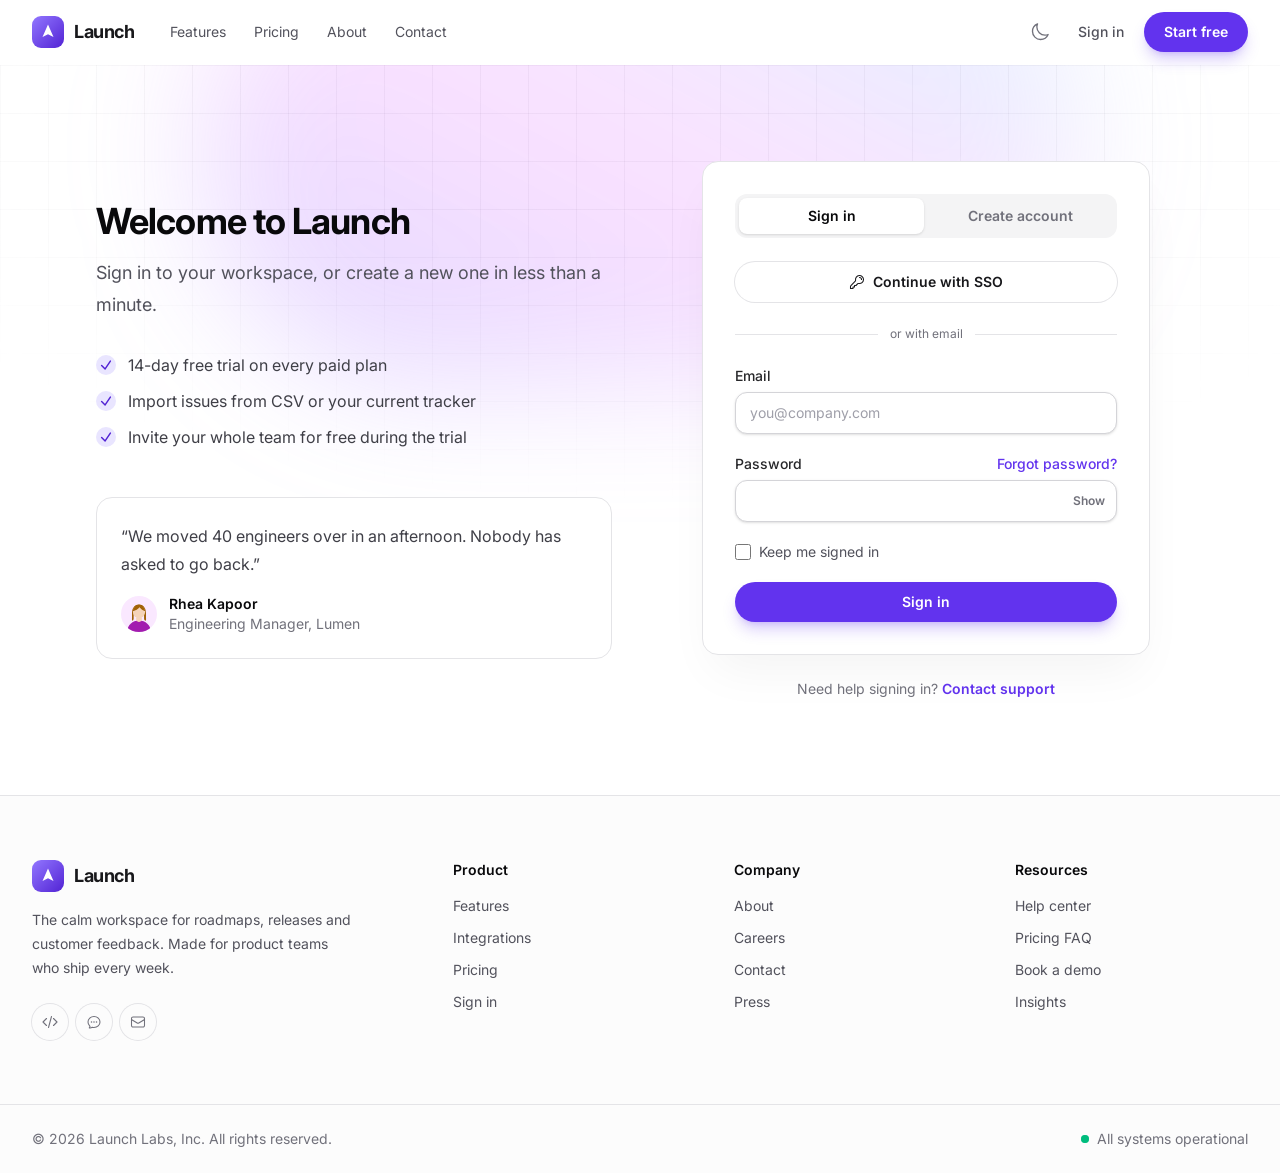
<file: login.html>
<!DOCTYPE html>
<html lang="en">
<head>
  <meta charset="utf-8">
  <meta name="viewport" content="width=device-width, initial-scale=1">
  <title>Sign in — Launch</title>
  <meta name="description" content="Sign in to your Launch workspace or create a free account with a 14-day trial.">
  <meta name="theme-color" content="#ffffff" media="(prefers-color-scheme: light)">
  <meta name="theme-color" content="#09090b" media="(prefers-color-scheme: dark)">
  <meta property="og:type" content="website">
  <meta property="og:site_name" content="Launch">
  <meta property="og:title" content="Sign in — Launch">
  <meta property="og:description" content="Sign in to your Launch workspace or create a free account with a 14-day trial.">
  <meta property="og:image" content="assets/img/og-image.png">
  <meta name="twitter:card" content="summary_large_image">
  <link rel="icon" href="assets/img/favicon.svg" type="image/svg+xml">
  <link rel="preconnect" href="https://fonts.googleapis.com">
  <link rel="preconnect" href="https://fonts.gstatic.com" crossorigin>
  <link rel="stylesheet" href="https://fonts.googleapis.com/css2?family=Inter:wght@400;500;600;700;800&amp;display=swap">
  <link rel="stylesheet" href="assets/css/style.css">
  <script>(function(){var d=document.documentElement;d.classList.add('js');try{var t=localStorage.getItem('theme');if(t==='dark'||(!t&&window.matchMedia('(prefers-color-scheme: dark)').matches))d.classList.add('dark');}catch(e){}})();</script>
</head>
<body class="bg-white font-sans text-zinc-900 antialiased dark:bg-zinc-950 dark:text-zinc-100">
  <a href="#main" class="sr-only z-[60] rounded-lg bg-brand-600 px-4 py-2 text-sm font-semibold text-white focus:not-sr-only focus:fixed focus:top-3 focus:left-3">Skip to content</a>

  <header id="site-header" class="sticky top-0 z-50 border-b border-transparent bg-white/80 backdrop-blur-xl transition duration-300 dark:bg-zinc-950/80 [&.is-scrolled]:border-zinc-200/80 [&.is-scrolled]:shadow-[0_8px_30px_-12px_rgba(24,24,27,0.15)] dark:[&.is-scrolled]:border-white/10 dark:[&.is-scrolled]:shadow-[0_8px_30px_-12px_rgba(0,0,0,0.6)]">
    <div class="mx-auto max-w-7xl px-5 sm:px-6 lg:px-8 flex h-16 items-center gap-6">
      <a href="index.html" class="flex items-center gap-2.5 text-lg font-bold tracking-tight" aria-label="Launch home">
        <svg class="size-8" viewBox="0 0 32 32" aria-hidden="true"><defs><linearGradient id="logo-h" x1="0" y1="0" x2="1" y2="1"><stop offset="0" stop-color="#9277ff"/><stop offset="1" stop-color="#5223d4"/></linearGradient></defs><rect width="32" height="32" rx="9" fill="url(#logo-h)"/><path d="M10.5 21 16 8.5 21.5 21 16 18.2Z" fill="#fff"/></svg><span>Launch</span>
      </a>
      <nav aria-label="Main" class="hidden md:block">
        <ul class="flex items-center gap-1 text-sm"><li><a href="features.html" class="rounded-full px-3 py-2 text-zinc-600 transition hover:text-zinc-950 aria-[current=page]:font-semibold aria-[current=page]:text-zinc-950 dark:text-zinc-400 dark:hover:text-white dark:aria-[current=page]:text-white">Features</a></li><li><a href="pricing.html" class="rounded-full px-3 py-2 text-zinc-600 transition hover:text-zinc-950 aria-[current=page]:font-semibold aria-[current=page]:text-zinc-950 dark:text-zinc-400 dark:hover:text-white dark:aria-[current=page]:text-white">Pricing</a></li><li><a href="about.html" class="rounded-full px-3 py-2 text-zinc-600 transition hover:text-zinc-950 aria-[current=page]:font-semibold aria-[current=page]:text-zinc-950 dark:text-zinc-400 dark:hover:text-white dark:aria-[current=page]:text-white">About</a></li><li><a href="contact.html" class="rounded-full px-3 py-2 text-zinc-600 transition hover:text-zinc-950 aria-[current=page]:font-semibold aria-[current=page]:text-zinc-950 dark:text-zinc-400 dark:hover:text-white dark:aria-[current=page]:text-white">Contact</a></li></ul>
      </nav>
      <div class="ml-auto flex items-center gap-2">
        <button type="button" data-theme-toggle class="grid size-9 place-items-center rounded-full text-zinc-500 transition hover:bg-zinc-100 hover:text-zinc-900 dark:text-zinc-400 dark:hover:bg-white/10 dark:hover:text-white">
          <span class="dark:hidden"><svg class="size-5" viewBox="0 0 24 24" fill="none" stroke="currentColor" stroke-width="1.6" stroke-linecap="round" stroke-linejoin="round" aria-hidden="true"><path d="M21.752 15.002A9.72 9.72 0 0 1 18 15.75c-5.385 0-9.75-4.365-9.75-9.75 0-1.33.266-2.597.748-3.752A9.753 9.753 0 0 0 3 11.25C3 16.635 7.365 21 12.75 21a9.753 9.753 0 0 0 9.002-5.998Z"/></svg></span><span class="hidden dark:inline"><svg class="size-5" viewBox="0 0 24 24" fill="none" stroke="currentColor" stroke-width="1.6" stroke-linecap="round" stroke-linejoin="round" aria-hidden="true"><path d="M12 3v2.25m6.364.386-1.591 1.591M21 12h-2.25m-.386 6.364-1.591-1.591M12 18.75V21m-4.773-4.227-1.591 1.591M5.25 12H3m4.227-4.773L5.636 5.636M15.75 12a3.75 3.75 0 1 1-7.5 0 3.75 3.75 0 0 1 7.5 0Z"/></svg></span>
        </button>
        <a href="login.html" class="hidden rounded-full px-3 py-2 text-sm font-medium text-zinc-600 hover:text-zinc-950 sm:inline-flex dark:text-zinc-400 dark:hover:text-white">Sign in</a>
        <a href="login.html#signup" class="btn btn-primary hidden sm:inline-flex">Start free</a>
        <button type="button" id="menu-button" class="grid size-9 place-items-center rounded-full text-zinc-700 hover:bg-zinc-100 md:hidden dark:text-zinc-200 dark:hover:bg-white/10" aria-expanded="false" aria-controls="mobile-menu" aria-label="Open menu">
          <span data-icon-open><svg class="size-6" viewBox="0 0 24 24" fill="none" stroke="currentColor" stroke-width="1.6" stroke-linecap="round" stroke-linejoin="round" aria-hidden="true"><path d="M3.75 6.75h16.5M3.75 12h16.5m-16.5 5.25h16.5"/></svg></span><span data-icon-close class="hidden"><svg class="size-6" viewBox="0 0 24 24" fill="none" stroke="currentColor" stroke-width="1.6" stroke-linecap="round" stroke-linejoin="round" aria-hidden="true"><path d="M6 18 18 6M6 6l12 12"/></svg></span>
        </button>
      </div>
    </div>
    <div id="mobile-menu" class="hidden border-t border-zinc-200 bg-white md:hidden dark:border-white/10 dark:bg-zinc-950">
      <nav aria-label="Mobile" class="mx-auto max-w-7xl px-5 sm:px-6 lg:px-8 py-4">
        <ul class="space-y-1"><li><a href="features.html" class="block rounded-xl px-3 py-2.5 text-base font-medium text-zinc-700 hover:bg-zinc-100 aria-[current=page]:bg-brand-50 aria-[current=page]:text-brand-700 dark:text-zinc-200 dark:hover:bg-white/5 dark:aria-[current=page]:bg-brand-500/10 dark:aria-[current=page]:text-brand-300">Features</a></li><li><a href="pricing.html" class="block rounded-xl px-3 py-2.5 text-base font-medium text-zinc-700 hover:bg-zinc-100 aria-[current=page]:bg-brand-50 aria-[current=page]:text-brand-700 dark:text-zinc-200 dark:hover:bg-white/5 dark:aria-[current=page]:bg-brand-500/10 dark:aria-[current=page]:text-brand-300">Pricing</a></li><li><a href="about.html" class="block rounded-xl px-3 py-2.5 text-base font-medium text-zinc-700 hover:bg-zinc-100 aria-[current=page]:bg-brand-50 aria-[current=page]:text-brand-700 dark:text-zinc-200 dark:hover:bg-white/5 dark:aria-[current=page]:bg-brand-500/10 dark:aria-[current=page]:text-brand-300">About</a></li><li><a href="contact.html" class="block rounded-xl px-3 py-2.5 text-base font-medium text-zinc-700 hover:bg-zinc-100 aria-[current=page]:bg-brand-50 aria-[current=page]:text-brand-700 dark:text-zinc-200 dark:hover:bg-white/5 dark:aria-[current=page]:bg-brand-500/10 dark:aria-[current=page]:text-brand-300">Contact</a></li></ul>
        <div class="mt-4 grid grid-cols-2 gap-3 border-t border-zinc-200 pt-4 dark:border-white/10">
          <a href="login.html" class="btn btn-secondary">Sign in</a>
          <a href="login.html#signup" class="btn btn-primary">Start free</a>
        </div>
      </nav>
    </div>
  </header>

  <main id="main">

    <section class="relative isolate overflow-hidden">
      <div class="pointer-events-none absolute inset-0 -z-10" aria-hidden="true">
        <div class="absolute inset-0 bg-[linear-gradient(to_right,rgba(113,113,122,0.08)_1px,transparent_1px),linear-gradient(to_bottom,rgba(113,113,122,0.08)_1px,transparent_1px)] bg-[size:48px_48px] [mask-image:radial-gradient(ellipse_70%_60%_at_50%_0%,#000_40%,transparent_100%)]"></div>
        <div class="absolute -top-40 left-1/2 h-[480px] w-[880px] max-w-[200vw] -translate-x-1/2 rounded-full bg-gradient-to-tr from-brand-400/30 via-fuchsia-400/20 to-sky-300/30 blur-3xl dark:from-brand-600/25 dark:via-fuchsia-600/10 dark:to-sky-500/15"></div>
      </div>
      <div class="mx-auto grid max-w-6xl items-center gap-10 px-5 py-16 sm:px-6 sm:py-24 lg:grid-cols-2 lg:gap-14 lg:px-8">
        <div class="reveal text-center lg:text-left">
          <h1 class="text-3xl font-bold tracking-tight text-balance text-zinc-950 sm:text-4xl dark:text-white">Welcome to Launch</h1>
          <p class="mt-4 text-lg leading-8 text-zinc-600 dark:text-zinc-400">Sign in to your workspace, or create a new one in less than a minute.</p>
          <div class="hidden lg:block">
          <ul class="mt-8 space-y-3 text-zinc-700 dark:text-zinc-300"><li class="flex gap-3"><span class="mt-0.5 grid size-5 shrink-0 place-items-center rounded-full bg-brand-100 text-brand-700 dark:bg-brand-500/15 dark:text-brand-300"><svg class="size-3.5" viewBox="0 0 24 24" fill="none" stroke="currentColor" stroke-width="2.5" stroke-linecap="round" stroke-linejoin="round" aria-hidden="true"><path d="m4.5 12.75 6 6 9-13.5"/></svg></span><span>14-day free trial on every paid plan</span></li><li class="flex gap-3"><span class="mt-0.5 grid size-5 shrink-0 place-items-center rounded-full bg-brand-100 text-brand-700 dark:bg-brand-500/15 dark:text-brand-300"><svg class="size-3.5" viewBox="0 0 24 24" fill="none" stroke="currentColor" stroke-width="2.5" stroke-linecap="round" stroke-linejoin="round" aria-hidden="true"><path d="m4.5 12.75 6 6 9-13.5"/></svg></span><span>Import issues from CSV or your current tracker</span></li><li class="flex gap-3"><span class="mt-0.5 grid size-5 shrink-0 place-items-center rounded-full bg-brand-100 text-brand-700 dark:bg-brand-500/15 dark:text-brand-300"><svg class="size-3.5" viewBox="0 0 24 24" fill="none" stroke="currentColor" stroke-width="2.5" stroke-linecap="round" stroke-linejoin="round" aria-hidden="true"><path d="m4.5 12.75 6 6 9-13.5"/></svg></span><span>Invite your whole team for free during the trial</span></li></ul>
          <figure class="mt-12 card p-6">
            <blockquote class="leading-7 text-zinc-700 dark:text-zinc-300"><p>&ldquo;We moved 40 engineers over in an afternoon. Nobody has asked to go back.&rdquo;</p></blockquote>
            <figcaption class="mt-4 flex items-center gap-3 text-sm"><span class="overflow-hidden rounded-full"><svg class="size-9" viewBox="0 0 64 64" role="img" aria-label="Portrait of Rhea Kapoor"><rect width="64" height="64" fill="#fae8ff"/><path d="M19.5 31c0-10.5 5.5-16 12.5-16s12.5 5.5 12.5 16v13c-2 0-3.5-1.5-3.5-4V30c-3.5-1-6.5-3-8.5-6-2.5 3-7 5-10 6v10c0 2.5-1.5 4-3 4Z" fill="#a16207"/><path d="M11 64c0-12.5 9.5-20.5 21-20.5S53 51.5 53 64Z" fill="#a21caf"/><rect x="27" y="35" width="10" height="11" rx="4.5" fill="#f5d3b8"/><circle cx="32" cy="28" r="11" fill="#f5d3b8"/><path d="M21 27c1-7 5-11.5 11-11.5S42 20 43 27c-4-1.5-7.5-3.5-10-7-2.5 3.5-7 6-12 7Z" fill="#a16207"/></svg></span><span><b class="font-semibold text-zinc-950 dark:text-white">Rhea Kapoor</b><span class="block text-zinc-500 dark:text-zinc-400">Engineering Manager, Lumen</span></span></figcaption>
          </figure>
          </div>
        </div>
        <div class="reveal reveal-delay-1 mx-auto w-full max-w-md">
          <div class="card p-6 shadow-2xl shadow-zinc-900/5 sm:p-8">
            <div role="tablist" aria-label="Account" class="flex gap-1 rounded-xl bg-zinc-100 p-1 dark:bg-white/5">
              <button type="button" role="tab" id="tab-signin" data-tab="signin" aria-controls="panel-signin" aria-selected="true" class="flex-1 rounded-lg px-4 py-2 text-sm font-semibold text-zinc-500 transition aria-selected:bg-white aria-selected:text-zinc-950 aria-selected:shadow-sm dark:aria-selected:bg-white/10 dark:aria-selected:text-white dark:text-zinc-400">Sign in</button>
              <button type="button" role="tab" id="tab-signup" data-tab="signup" aria-controls="panel-signup" aria-selected="false" tabindex="-1" class="flex-1 rounded-lg px-4 py-2 text-sm font-semibold text-zinc-500 transition aria-selected:bg-white aria-selected:text-zinc-950 aria-selected:shadow-sm dark:aria-selected:bg-white/10 dark:aria-selected:text-white dark:text-zinc-400">Create account</button>
            </div>

            <div id="panel-signin" role="tabpanel" aria-labelledby="tab-signin" class="mt-6">
              <button type="button" class="btn btn-secondary w-full"><svg class="size-4" viewBox="0 0 24 24" fill="none" stroke="currentColor" stroke-width="1.6" stroke-linecap="round" stroke-linejoin="round" aria-hidden="true"><path d="M15.75 5.25a3 3 0 0 1 3 3m3 0a6 6 0 0 1-7.029 5.912c-.563-.097-1.159.026-1.563.43L10.5 17.25H8.25v2.25H6v2.25H2.25v-2.818c0-.597.237-1.17.659-1.591l6.499-6.499c.404-.404.527-1 .43-1.563A6 6 0 1 1 21.75 8.25Z"/></svg> Continue with SSO</button>
              <div class="my-6 flex items-center gap-3 text-xs text-zinc-500 dark:text-zinc-400"><span class="h-px flex-1 bg-zinc-200 dark:bg-white/10"></span>or with email<span class="h-px flex-1 bg-zinc-200 dark:bg-white/10"></span></div>
              <form id="signin-form" data-validate data-success="signin-success" novalidate class="space-y-5">
                <div>
              <label for="signin-email" class="label">Email</label>
              <input id="signin-email" name="email" type="email" autocomplete="email" required class="input" placeholder="you@company.com" aria-describedby="signin-email-error">
              
              <p id="signin-email-error" class="field-error" hidden></p>
            </div>
                <div>
                  <div class="mb-1.5 flex items-center justify-between"><label for="signin-password" class="text-sm font-medium text-zinc-800 dark:text-zinc-200">Password</label><a href="contact.html?topic=support" class="text-sm font-medium text-brand-600 hover:text-brand-500 dark:text-brand-400">Forgot password?</a></div>
                  <div class="relative">
                    <input id="signin-password" name="signin-password" type="password" autocomplete="current-password" required minlength="8" class="input pr-16" aria-describedby="signin-password-error">
                    <button type="button" data-password-toggle aria-controls="signin-password" aria-pressed="false" aria-label="Show password" class="absolute inset-y-0 right-0 px-3 text-xs font-semibold text-zinc-500 hover:text-zinc-900 dark:hover:text-white dark:text-zinc-400">Show</button>
                  </div>
                  
                  <p id="signin-password-error" class="field-error" hidden></p>
                </div>
                <label class="flex items-center gap-2 text-sm text-zinc-600 dark:text-zinc-400"><input type="checkbox" name="remember" class="size-4 accent-brand-600"> Keep me signed in</label>
                <button type="submit" class="btn btn-primary w-full">Sign in</button>
              </form>
              <div id="signin-success" hidden tabindex="-1" class="py-6 text-center outline-none">
                <span class="mx-auto grid size-12 place-items-center rounded-full bg-emerald-500 text-white"><svg class="size-6" viewBox="0 0 24 24" fill="none" stroke="currentColor" stroke-width="2.5" stroke-linecap="round" stroke-linejoin="round" aria-hidden="true"><path d="m4.5 12.75 6 6 9-13.5"/></svg></span>
                <h2 class="mt-4 text-lg font-semibold text-zinc-950 dark:text-white">Signed in (demo)</h2>
                <p class="mt-2 text-sm text-zinc-600 dark:text-zinc-400">This template is a demo, so no account was touched. Connect the form to your auth provider.</p>
                <button type="button" data-form-reset="signin-form" class="btn btn-secondary mt-6">Back</button>
              </div>
            </div>

            <div id="panel-signup" role="tabpanel" aria-labelledby="tab-signup" class="mt-6" hidden>
              <button type="button" class="btn btn-secondary w-full"><svg class="size-4" viewBox="0 0 24 24" fill="none" stroke="currentColor" stroke-width="1.6" stroke-linecap="round" stroke-linejoin="round" aria-hidden="true"><path d="M15.75 5.25a3 3 0 0 1 3 3m3 0a6 6 0 0 1-7.029 5.912c-.563-.097-1.159.026-1.563.43L10.5 17.25H8.25v2.25H6v2.25H2.25v-2.818c0-.597.237-1.17.659-1.591l6.499-6.499c.404-.404.527-1 .43-1.563A6 6 0 1 1 21.75 8.25Z"/></svg> Continue with SSO</button>
              <div class="my-6 flex items-center gap-3 text-xs text-zinc-500 dark:text-zinc-400"><span class="h-px flex-1 bg-zinc-200 dark:bg-white/10"></span>or with email<span class="h-px flex-1 bg-zinc-200 dark:bg-white/10"></span></div>
              <form id="signup-form" data-validate data-success="signup-success" novalidate class="space-y-5">
                <div>
              <label for="signup-name" class="label">Full name</label>
              <input id="signup-name" name="name" type="text" autocomplete="name" required class="input" aria-describedby="signup-name-error">
              
              <p id="signup-name-error" class="field-error" hidden></p>
            </div>
                <div>
              <label for="signup-email" class="label">Work email</label>
              <input id="signup-email" name="email" type="email" autocomplete="email" required class="input" placeholder="you@company.com" aria-describedby="signup-email-error">
              
              <p id="signup-email-error" class="field-error" hidden></p>
            </div>
                <div>
                  <div class="mb-1.5 flex items-center justify-between"><label for="signup-password" class="text-sm font-medium text-zinc-800 dark:text-zinc-200">Password</label></div>
                  <div class="relative">
                    <input id="signup-password" name="signup-password" type="password" autocomplete="new-password" required minlength="8" class="input pr-16" aria-describedby="signup-password-error signup-password-hint">
                    <button type="button" data-password-toggle aria-controls="signup-password" aria-pressed="false" aria-label="Show password" class="absolute inset-y-0 right-0 px-3 text-xs font-semibold text-zinc-500 hover:text-zinc-900 dark:hover:text-white dark:text-zinc-400">Show</button>
                  </div>
                  <p id="signup-password-hint" class="mt-1.5 text-sm text-zinc-500 dark:text-zinc-400">At least 8 characters.</p>
                  <p id="signup-password-error" class="field-error" hidden></p>
                </div>
                <div>
                  <label class="flex items-start gap-2 text-sm text-zinc-600 dark:text-zinc-400"><input id="signup-terms" name="terms" type="checkbox" required class="mt-0.5 size-4 accent-brand-600" aria-describedby="signup-terms-error"> <span>I agree to the terms of service and privacy policy.</span></label>
                  <p id="signup-terms-error" class="field-error" hidden></p>
                </div>
                <button type="submit" class="btn btn-primary w-full">Create free account</button>
              </form>
              <div id="signup-success" hidden tabindex="-1" class="py-6 text-center outline-none">
                <span class="mx-auto grid size-12 place-items-center rounded-full bg-emerald-500 text-white"><svg class="size-6" viewBox="0 0 24 24" fill="none" stroke="currentColor" stroke-width="2.5" stroke-linecap="round" stroke-linejoin="round" aria-hidden="true"><path d="m4.5 12.75 6 6 9-13.5"/></svg></span>
                <h2 class="mt-4 text-lg font-semibold text-zinc-950 dark:text-white">Account created (demo)</h2>
                <p class="mt-2 text-sm text-zinc-600 dark:text-zinc-400">This template is a demo, so no account was touched. Connect the form to your auth provider.</p>
                <button type="button" data-form-reset="signup-form" class="btn btn-secondary mt-6">Back</button>
              </div>
            </div>
          </div>
          <p class="mt-6 text-center text-sm text-zinc-500 dark:text-zinc-400">Need help signing in? <a href="contact.html?topic=support" class="font-semibold text-brand-600 hover:text-brand-500 dark:text-brand-400">Contact support</a></p>
        </div>
      </div>
    </section>
  </main>

  <footer class="border-t border-zinc-200 bg-zinc-50/60 dark:border-white/10 dark:bg-zinc-950">
    <div class="mx-auto max-w-7xl px-5 sm:px-6 lg:px-8 grid gap-12 py-16 md:grid-cols-[1.6fr_repeat(3,1fr)]">
      <div class="max-w-xs">
        <a href="index.html" class="flex items-center gap-2.5 text-lg font-bold tracking-tight"><svg class="size-8" viewBox="0 0 32 32" aria-hidden="true"><defs><linearGradient id="logo-f" x1="0" y1="0" x2="1" y2="1"><stop offset="0" stop-color="#9277ff"/><stop offset="1" stop-color="#5223d4"/></linearGradient></defs><rect width="32" height="32" rx="9" fill="url(#logo-f)"/><path d="M10.5 21 16 8.5 21.5 21 16 18.2Z" fill="#fff"/></svg><span>Launch</span></a>
        <p class="mt-4 text-sm leading-6 text-zinc-600 dark:text-zinc-400">The calm workspace for roadmaps, releases and customer feedback. Made for product teams who ship every week.</p>
        <div class="mt-6 flex gap-2"><a href="https://example.com" class="grid size-9 place-items-center rounded-full text-zinc-500 ring-1 ring-zinc-200 transition hover:text-zinc-950 hover:ring-zinc-300 dark:text-zinc-400 dark:ring-white/10 dark:hover:text-white" aria-label="Launch on GitHub"><svg class="size-4" viewBox="0 0 24 24" fill="none" stroke="currentColor" stroke-width="1.6" stroke-linecap="round" stroke-linejoin="round" aria-hidden="true"><path d="M17.25 6.75 22.5 12l-5.25 5.25m-10.5 0L1.5 12l5.25-5.25m7.5-3-4.5 16.5"/></svg></a><a href="https://example.com" class="grid size-9 place-items-center rounded-full text-zinc-500 ring-1 ring-zinc-200 transition hover:text-zinc-950 hover:ring-zinc-300 dark:text-zinc-400 dark:ring-white/10 dark:hover:text-white" aria-label="Launch community forum"><svg class="size-4" viewBox="0 0 24 24" fill="none" stroke="currentColor" stroke-width="1.6" stroke-linecap="round" stroke-linejoin="round" aria-hidden="true"><path d="M8.625 12a.375.375 0 1 1-.75 0 .375.375 0 0 1 .75 0Zm0 0H8.25m4.125 0a.375.375 0 1 1-.75 0 .375.375 0 0 1 .75 0Zm0 0H12m4.125 0a.375.375 0 1 1-.75 0 .375.375 0 0 1 .75 0Zm0 0h-.375M21 12c0 4.556-4.03 8.25-9 8.25a9.764 9.764 0 0 1-2.555-.337A5.972 5.972 0 0 1 5.41 20.97a5.969 5.969 0 0 1-.474-.065 4.48 4.48 0 0 0 .978-2.025c.09-.457-.133-.901-.467-1.226C3.93 16.178 3 14.189 3 12c0-4.556 4.03-8.25 9-8.25s9 3.694 9 8.25Z"/></svg></a><a href="https://example.com" class="grid size-9 place-items-center rounded-full text-zinc-500 ring-1 ring-zinc-200 transition hover:text-zinc-950 hover:ring-zinc-300 dark:text-zinc-400 dark:ring-white/10 dark:hover:text-white" aria-label="Launch newsletter"><svg class="size-4" viewBox="0 0 24 24" fill="none" stroke="currentColor" stroke-width="1.6" stroke-linecap="round" stroke-linejoin="round" aria-hidden="true"><path d="M21.75 6.75v10.5a2.25 2.25 0 0 1-2.25 2.25h-15a2.25 2.25 0 0 1-2.25-2.25V6.75m19.5 0A2.25 2.25 0 0 0 19.5 4.5h-15a2.25 2.25 0 0 0-2.25 2.25m19.5 0v.243a2.25 2.25 0 0 1-1.07 1.916l-7.5 4.615a2.25 2.25 0 0 1-2.36 0L3.32 8.91a2.25 2.25 0 0 1-1.07-1.916V6.75"/></svg></a></div>
      </div>
      <div><h2 class="text-sm font-semibold text-zinc-950 dark:text-white">Product</h2><ul class="mt-4 space-y-3 text-sm"><li><a href="features.html" class="text-zinc-600 transition hover:text-zinc-950 dark:text-zinc-400 dark:hover:text-white">Features</a></li><li><a href="features.html#integrations" class="text-zinc-600 transition hover:text-zinc-950 dark:text-zinc-400 dark:hover:text-white">Integrations</a></li><li><a href="pricing.html" class="text-zinc-600 transition hover:text-zinc-950 dark:text-zinc-400 dark:hover:text-white">Pricing</a></li><li><a href="login.html" class="text-zinc-600 transition hover:text-zinc-950 dark:text-zinc-400 dark:hover:text-white">Sign in</a></li></ul></div>
      <div><h2 class="text-sm font-semibold text-zinc-950 dark:text-white">Company</h2><ul class="mt-4 space-y-3 text-sm"><li><a href="about.html" class="text-zinc-600 transition hover:text-zinc-950 dark:text-zinc-400 dark:hover:text-white">About</a></li><li><a href="about.html#careers" class="text-zinc-600 transition hover:text-zinc-950 dark:text-zinc-400 dark:hover:text-white">Careers</a></li><li><a href="contact.html" class="text-zinc-600 transition hover:text-zinc-950 dark:text-zinc-400 dark:hover:text-white">Contact</a></li><li><a href="contact.html?topic=press" class="text-zinc-600 transition hover:text-zinc-950 dark:text-zinc-400 dark:hover:text-white">Press</a></li></ul></div>
      <div><h2 class="text-sm font-semibold text-zinc-950 dark:text-white">Resources</h2><ul class="mt-4 space-y-3 text-sm"><li><a href="contact.html#support" class="text-zinc-600 transition hover:text-zinc-950 dark:text-zinc-400 dark:hover:text-white">Help center</a></li><li><a href="pricing.html#faq" class="text-zinc-600 transition hover:text-zinc-950 dark:text-zinc-400 dark:hover:text-white">Pricing FAQ</a></li><li><a href="contact.html?topic=sales" class="text-zinc-600 transition hover:text-zinc-950 dark:text-zinc-400 dark:hover:text-white">Book a demo</a></li><li><a href="features.html#insights" class="text-zinc-600 transition hover:text-zinc-950 dark:text-zinc-400 dark:hover:text-white">Insights</a></li></ul></div>
    </div>
    <div class="border-t border-zinc-200 dark:border-white/10">
      <div class="mx-auto max-w-7xl px-5 sm:px-6 lg:px-8 flex flex-col gap-3 py-6 text-sm text-zinc-500 sm:flex-row sm:items-center sm:justify-between dark:text-zinc-400">
        <p>&copy; <span data-year>2026</span> Launch Labs, Inc. All rights reserved.</p>
        <p class="flex items-center gap-2"><span class="relative flex size-2"><span class="absolute inline-flex size-full animate-ping rounded-full bg-emerald-400 opacity-60"></span><span class="relative inline-flex size-2 rounded-full bg-emerald-500"></span></span> All systems operational</p>
      </div>
    </div>
  </footer>

  <script src="assets/js/main.js"></script>
</body>
</html>
</file>
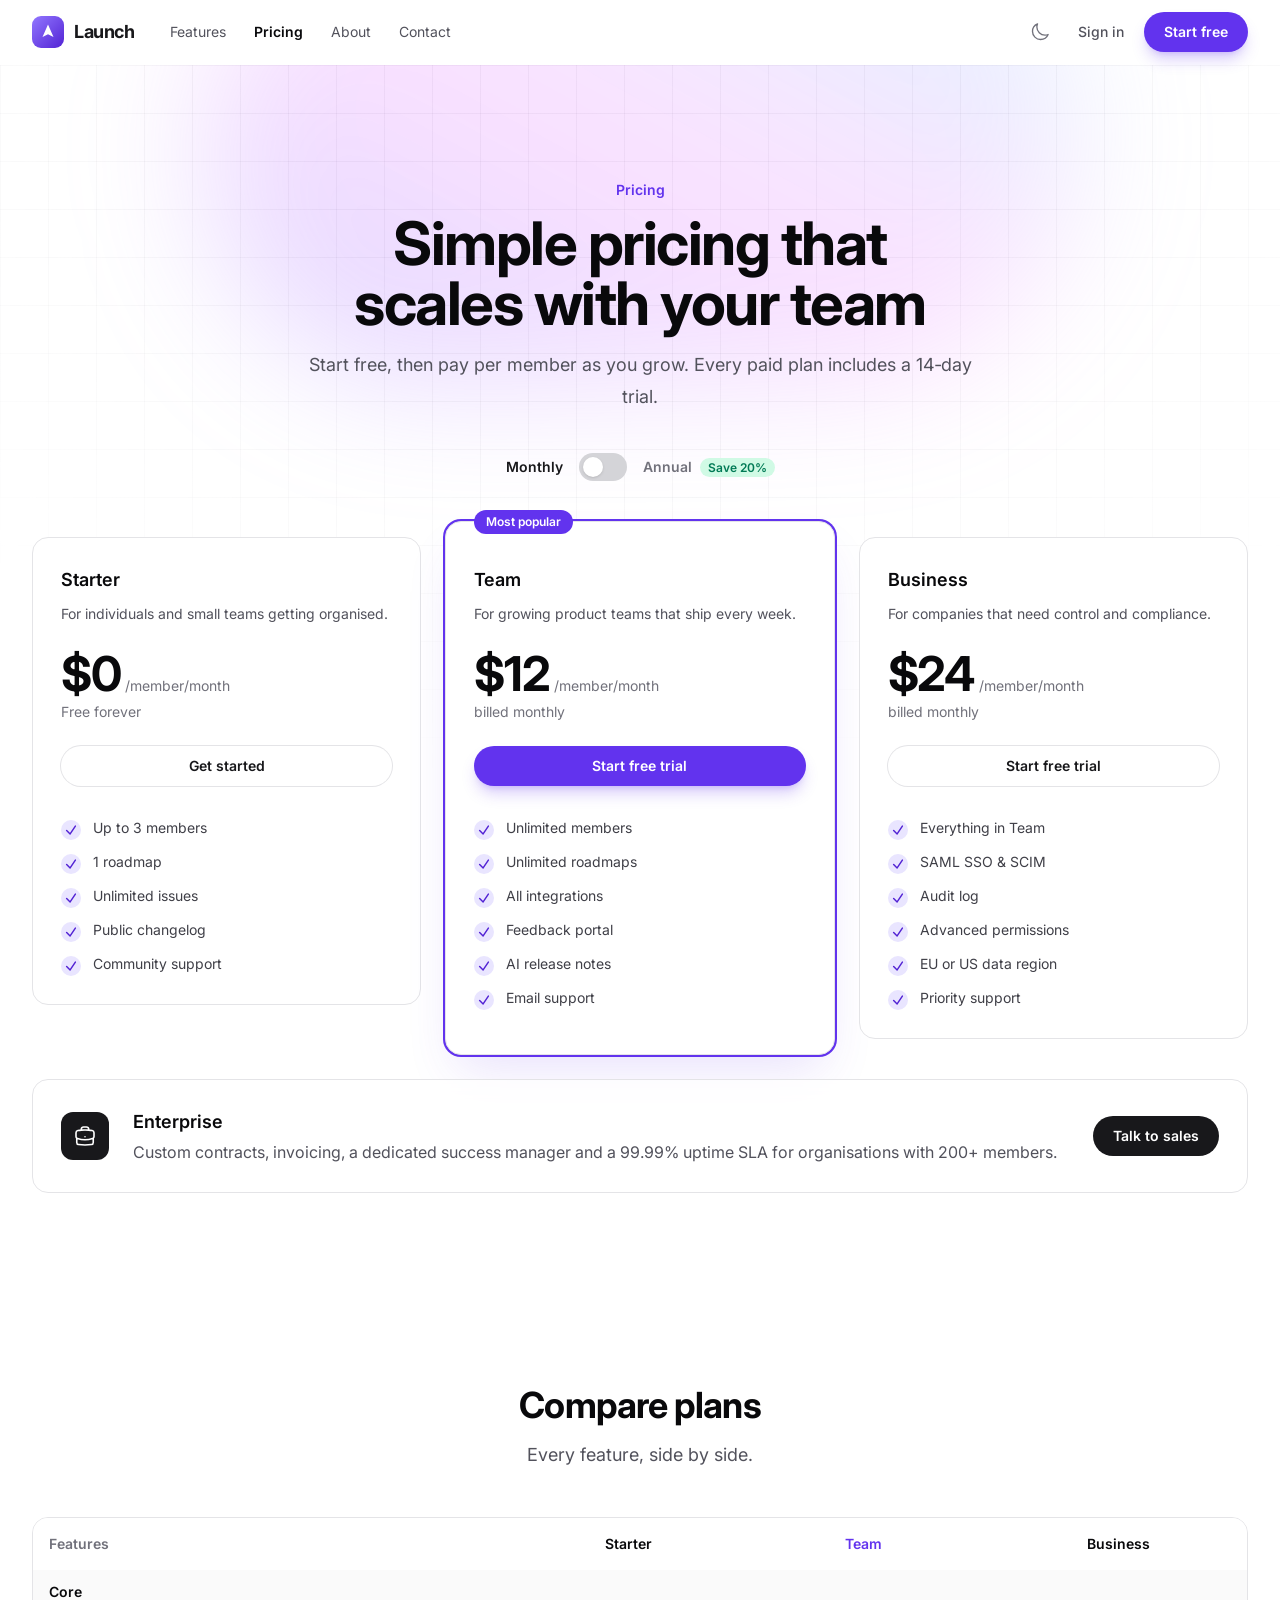
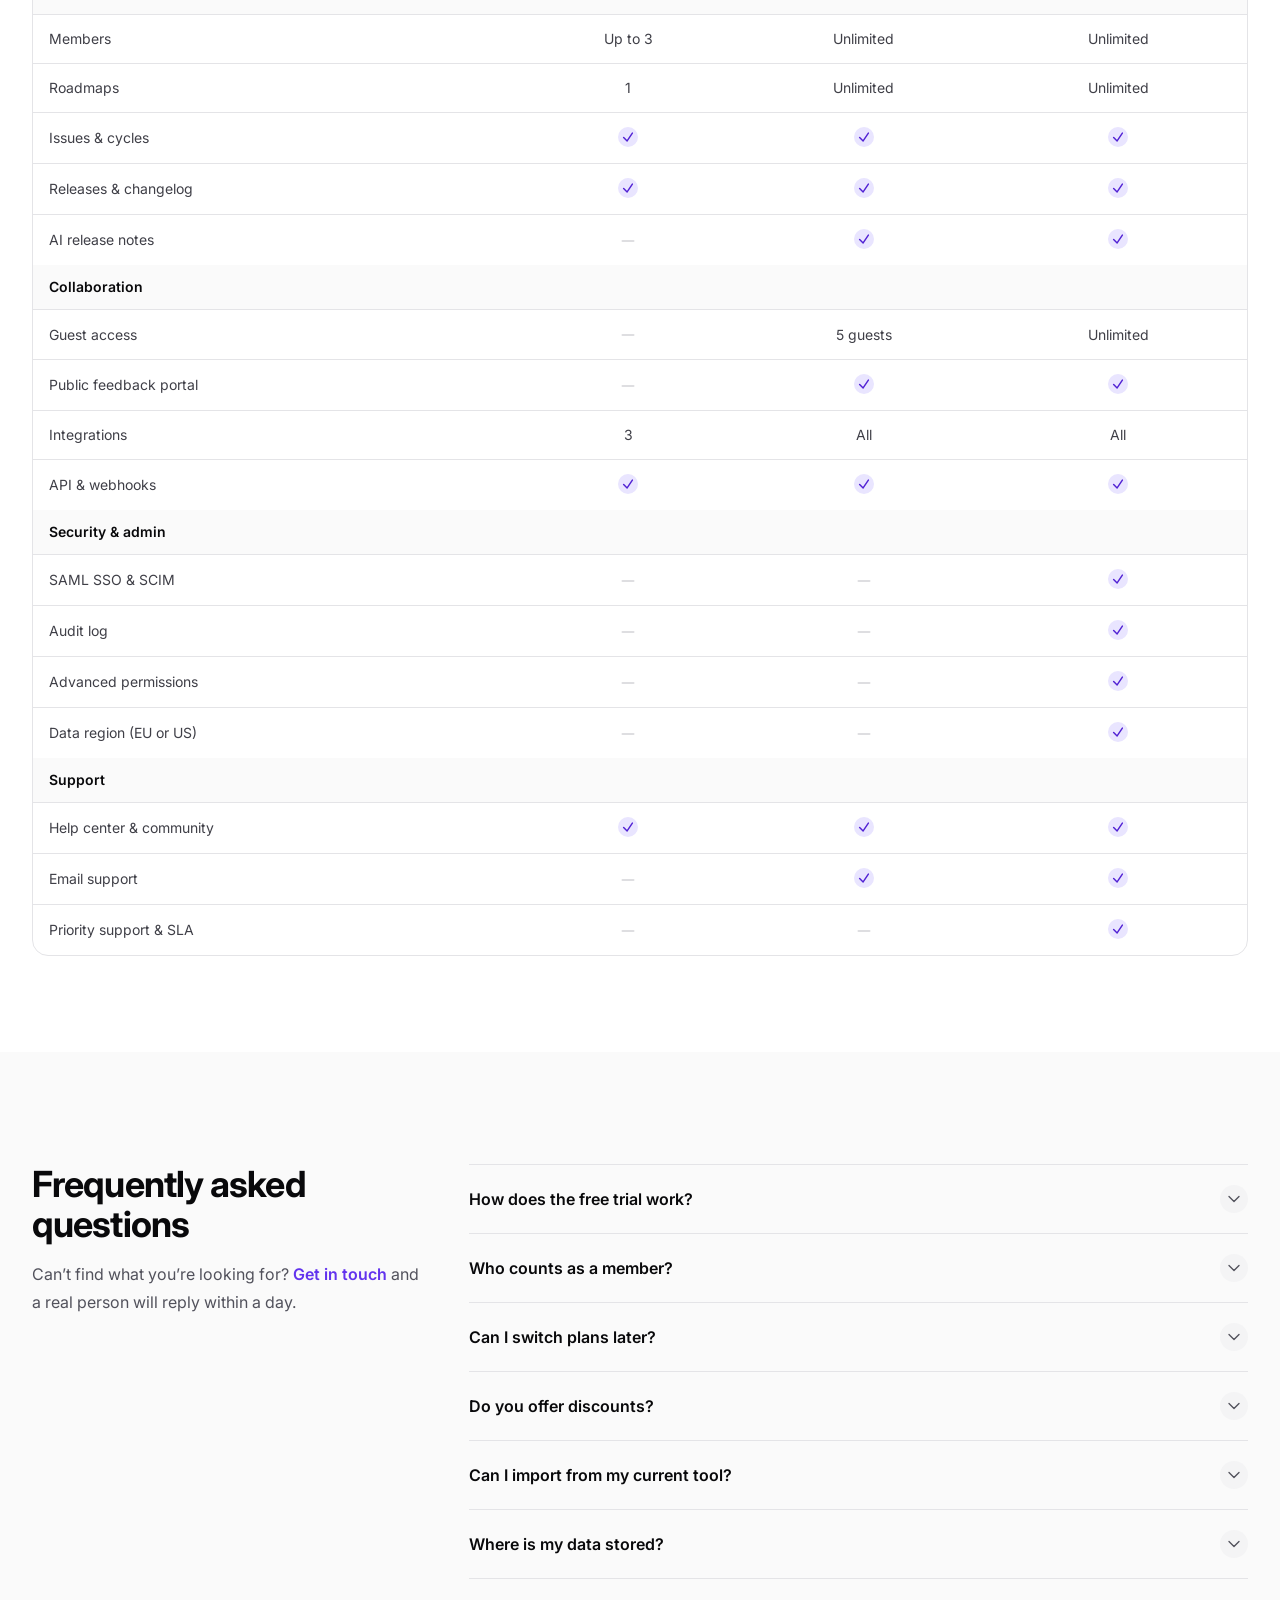
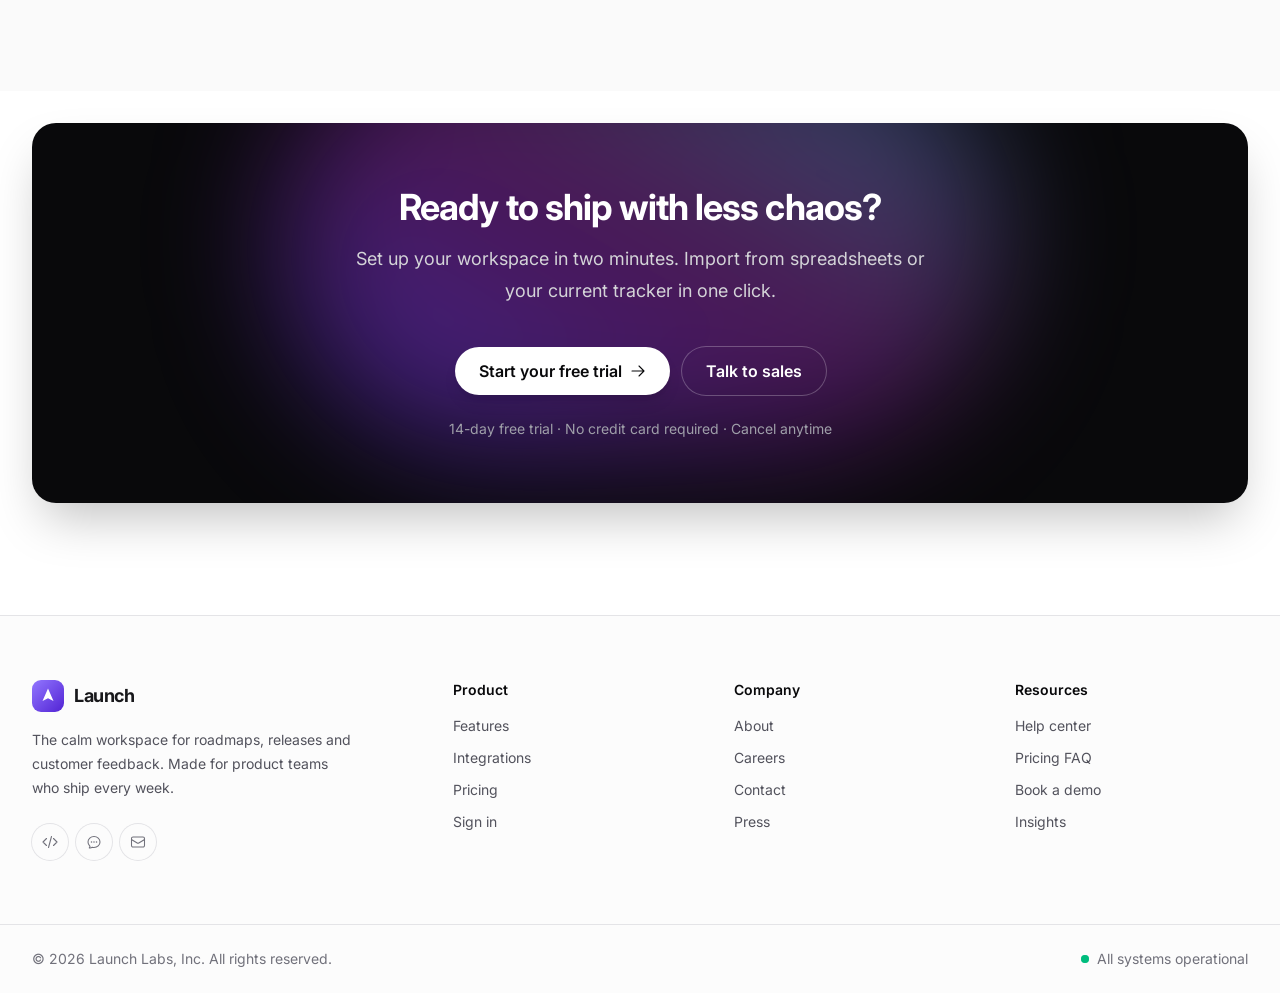
<file: pricing.html>
<!DOCTYPE html>
<html lang="en">
<head>
  <meta charset="utf-8">
  <meta name="viewport" content="width=device-width, initial-scale=1">
  <title>Pricing — Launch</title>
  <meta name="description" content="Simple per-member pricing for Launch. Start free, save 20% with annual billing, and compare every plan side by side.">
  <meta name="theme-color" content="#ffffff" media="(prefers-color-scheme: light)">
  <meta name="theme-color" content="#09090b" media="(prefers-color-scheme: dark)">
  <meta property="og:type" content="website">
  <meta property="og:site_name" content="Launch">
  <meta property="og:title" content="Pricing — Launch">
  <meta property="og:description" content="Simple per-member pricing for Launch. Start free, save 20% with annual billing, and compare every plan side by side.">
  <meta property="og:image" content="assets/img/og-image.png">
  <meta name="twitter:card" content="summary_large_image">
  <link rel="icon" href="assets/img/favicon.svg" type="image/svg+xml">
  <link rel="preconnect" href="https://fonts.googleapis.com">
  <link rel="preconnect" href="https://fonts.gstatic.com" crossorigin>
  <link rel="stylesheet" href="https://fonts.googleapis.com/css2?family=Inter:wght@400;500;600;700;800&amp;display=swap">
  <link rel="stylesheet" href="assets/css/style.css">
  <script>(function(){var d=document.documentElement;d.classList.add('js');try{var t=localStorage.getItem('theme');if(t==='dark'||(!t&&window.matchMedia('(prefers-color-scheme: dark)').matches))d.classList.add('dark');}catch(e){}})();</script>
</head>
<body class="bg-white font-sans text-zinc-900 antialiased dark:bg-zinc-950 dark:text-zinc-100">
  <a href="#main" class="sr-only z-[60] rounded-lg bg-brand-600 px-4 py-2 text-sm font-semibold text-white focus:not-sr-only focus:fixed focus:top-3 focus:left-3">Skip to content</a>

  <header id="site-header" class="sticky top-0 z-50 border-b border-transparent bg-white/80 backdrop-blur-xl transition duration-300 dark:bg-zinc-950/80 [&.is-scrolled]:border-zinc-200/80 [&.is-scrolled]:shadow-[0_8px_30px_-12px_rgba(24,24,27,0.15)] dark:[&.is-scrolled]:border-white/10 dark:[&.is-scrolled]:shadow-[0_8px_30px_-12px_rgba(0,0,0,0.6)]">
    <div class="mx-auto max-w-7xl px-5 sm:px-6 lg:px-8 flex h-16 items-center gap-6">
      <a href="index.html" class="flex items-center gap-2.5 text-lg font-bold tracking-tight" aria-label="Launch home">
        <svg class="size-8" viewBox="0 0 32 32" aria-hidden="true"><defs><linearGradient id="logo-h" x1="0" y1="0" x2="1" y2="1"><stop offset="0" stop-color="#9277ff"/><stop offset="1" stop-color="#5223d4"/></linearGradient></defs><rect width="32" height="32" rx="9" fill="url(#logo-h)"/><path d="M10.5 21 16 8.5 21.5 21 16 18.2Z" fill="#fff"/></svg><span>Launch</span>
      </a>
      <nav aria-label="Main" class="hidden md:block">
        <ul class="flex items-center gap-1 text-sm"><li><a href="features.html" class="rounded-full px-3 py-2 text-zinc-600 transition hover:text-zinc-950 aria-[current=page]:font-semibold aria-[current=page]:text-zinc-950 dark:text-zinc-400 dark:hover:text-white dark:aria-[current=page]:text-white">Features</a></li><li><a href="pricing.html" aria-current="page" class="rounded-full px-3 py-2 text-zinc-600 transition hover:text-zinc-950 aria-[current=page]:font-semibold aria-[current=page]:text-zinc-950 dark:text-zinc-400 dark:hover:text-white dark:aria-[current=page]:text-white">Pricing</a></li><li><a href="about.html" class="rounded-full px-3 py-2 text-zinc-600 transition hover:text-zinc-950 aria-[current=page]:font-semibold aria-[current=page]:text-zinc-950 dark:text-zinc-400 dark:hover:text-white dark:aria-[current=page]:text-white">About</a></li><li><a href="contact.html" class="rounded-full px-3 py-2 text-zinc-600 transition hover:text-zinc-950 aria-[current=page]:font-semibold aria-[current=page]:text-zinc-950 dark:text-zinc-400 dark:hover:text-white dark:aria-[current=page]:text-white">Contact</a></li></ul>
      </nav>
      <div class="ml-auto flex items-center gap-2">
        <button type="button" data-theme-toggle class="grid size-9 place-items-center rounded-full text-zinc-500 transition hover:bg-zinc-100 hover:text-zinc-900 dark:text-zinc-400 dark:hover:bg-white/10 dark:hover:text-white">
          <span class="dark:hidden"><svg class="size-5" viewBox="0 0 24 24" fill="none" stroke="currentColor" stroke-width="1.6" stroke-linecap="round" stroke-linejoin="round" aria-hidden="true"><path d="M21.752 15.002A9.72 9.72 0 0 1 18 15.75c-5.385 0-9.75-4.365-9.75-9.75 0-1.33.266-2.597.748-3.752A9.753 9.753 0 0 0 3 11.25C3 16.635 7.365 21 12.75 21a9.753 9.753 0 0 0 9.002-5.998Z"/></svg></span><span class="hidden dark:inline"><svg class="size-5" viewBox="0 0 24 24" fill="none" stroke="currentColor" stroke-width="1.6" stroke-linecap="round" stroke-linejoin="round" aria-hidden="true"><path d="M12 3v2.25m6.364.386-1.591 1.591M21 12h-2.25m-.386 6.364-1.591-1.591M12 18.75V21m-4.773-4.227-1.591 1.591M5.25 12H3m4.227-4.773L5.636 5.636M15.75 12a3.75 3.75 0 1 1-7.5 0 3.75 3.75 0 0 1 7.5 0Z"/></svg></span>
        </button>
        <a href="login.html" class="hidden rounded-full px-3 py-2 text-sm font-medium text-zinc-600 hover:text-zinc-950 sm:inline-flex dark:text-zinc-400 dark:hover:text-white">Sign in</a>
        <a href="login.html#signup" class="btn btn-primary hidden sm:inline-flex">Start free</a>
        <button type="button" id="menu-button" class="grid size-9 place-items-center rounded-full text-zinc-700 hover:bg-zinc-100 md:hidden dark:text-zinc-200 dark:hover:bg-white/10" aria-expanded="false" aria-controls="mobile-menu" aria-label="Open menu">
          <span data-icon-open><svg class="size-6" viewBox="0 0 24 24" fill="none" stroke="currentColor" stroke-width="1.6" stroke-linecap="round" stroke-linejoin="round" aria-hidden="true"><path d="M3.75 6.75h16.5M3.75 12h16.5m-16.5 5.25h16.5"/></svg></span><span data-icon-close class="hidden"><svg class="size-6" viewBox="0 0 24 24" fill="none" stroke="currentColor" stroke-width="1.6" stroke-linecap="round" stroke-linejoin="round" aria-hidden="true"><path d="M6 18 18 6M6 6l12 12"/></svg></span>
        </button>
      </div>
    </div>
    <div id="mobile-menu" class="hidden border-t border-zinc-200 bg-white md:hidden dark:border-white/10 dark:bg-zinc-950">
      <nav aria-label="Mobile" class="mx-auto max-w-7xl px-5 sm:px-6 lg:px-8 py-4">
        <ul class="space-y-1"><li><a href="features.html" class="block rounded-xl px-3 py-2.5 text-base font-medium text-zinc-700 hover:bg-zinc-100 aria-[current=page]:bg-brand-50 aria-[current=page]:text-brand-700 dark:text-zinc-200 dark:hover:bg-white/5 dark:aria-[current=page]:bg-brand-500/10 dark:aria-[current=page]:text-brand-300">Features</a></li><li><a href="pricing.html" aria-current="page" class="block rounded-xl px-3 py-2.5 text-base font-medium text-zinc-700 hover:bg-zinc-100 aria-[current=page]:bg-brand-50 aria-[current=page]:text-brand-700 dark:text-zinc-200 dark:hover:bg-white/5 dark:aria-[current=page]:bg-brand-500/10 dark:aria-[current=page]:text-brand-300">Pricing</a></li><li><a href="about.html" class="block rounded-xl px-3 py-2.5 text-base font-medium text-zinc-700 hover:bg-zinc-100 aria-[current=page]:bg-brand-50 aria-[current=page]:text-brand-700 dark:text-zinc-200 dark:hover:bg-white/5 dark:aria-[current=page]:bg-brand-500/10 dark:aria-[current=page]:text-brand-300">About</a></li><li><a href="contact.html" class="block rounded-xl px-3 py-2.5 text-base font-medium text-zinc-700 hover:bg-zinc-100 aria-[current=page]:bg-brand-50 aria-[current=page]:text-brand-700 dark:text-zinc-200 dark:hover:bg-white/5 dark:aria-[current=page]:bg-brand-500/10 dark:aria-[current=page]:text-brand-300">Contact</a></li></ul>
        <div class="mt-4 grid grid-cols-2 gap-3 border-t border-zinc-200 pt-4 dark:border-white/10">
          <a href="login.html" class="btn btn-secondary">Sign in</a>
          <a href="login.html#signup" class="btn btn-primary">Start free</a>
        </div>
      </nav>
    </div>
  </header>

  <main id="main">

    <section class="relative isolate overflow-hidden">
      <div class="pointer-events-none absolute inset-0 -z-10" aria-hidden="true">
        <div class="absolute inset-0 bg-[linear-gradient(to_right,rgba(113,113,122,0.08)_1px,transparent_1px),linear-gradient(to_bottom,rgba(113,113,122,0.08)_1px,transparent_1px)] bg-[size:48px_48px] [mask-image:radial-gradient(ellipse_70%_60%_at_50%_0%,#000_40%,transparent_100%)]"></div>
        <div class="absolute -top-40 left-1/2 h-[480px] w-[880px] max-w-[200vw] -translate-x-1/2 rounded-full bg-gradient-to-tr from-brand-400/30 via-fuchsia-400/20 to-sky-300/30 blur-3xl dark:from-brand-600/25 dark:via-fuchsia-600/10 dark:to-sky-500/15"></div>
      </div>
      <div class="mx-auto max-w-7xl px-5 sm:px-6 lg:px-8 pt-20 pb-24 sm:pt-28">
        <div class="reveal max-w-2xl mx-auto text-center"><p class="eyebrow">Pricing</p><h1 class="mt-3 text-4xl sm:text-5xl lg:text-6xl font-bold tracking-tight text-balance text-zinc-950 dark:text-white">Simple pricing that scales with your team</h1><p class="mt-4 text-lg leading-8 text-zinc-600 dark:text-zinc-400">Start free, then pay per member as you grow. Every paid plan includes a 14&#8209;day trial.</p></div>
        <div class="reveal mt-10 flex items-center justify-center gap-4 text-sm font-semibold">
          <button type="button" data-billing-label="monthly" class="text-zinc-900 dark:text-white">Monthly</button>
          <button type="button" role="switch" aria-checked="false" aria-label="Annual billing" data-billing-toggle class="group relative h-7 w-12 rounded-full bg-zinc-300 transition aria-checked:bg-brand-600 dark:bg-white/15">
            <span class="absolute top-1 left-1 size-5 rounded-full bg-white shadow transition group-aria-checked:translate-x-5"></span>
          </button>
          <button type="button" data-billing-label="annual" class="text-zinc-500 dark:text-zinc-400">Annual <span class="ml-1 rounded-full bg-emerald-100 px-2 py-0.5 text-xs text-emerald-700 dark:bg-emerald-500/15 dark:text-emerald-300">Save 20%</span></button>
        </div>
        <div class="mt-14 grid items-start gap-6 lg:grid-cols-3">
          <div class="reveal reveal-delay-0 card relative flex flex-col p-7 ">
            
            <h2 class="text-lg font-semibold text-zinc-950 dark:text-white">Starter</h2>
            <p class="mt-2 text-sm leading-6 text-zinc-600 dark:text-zinc-400">For individuals and small teams getting organised.</p>
            <p class="mt-6 flex items-baseline gap-1"><span class="text-5xl font-bold tracking-tight text-zinc-950 dark:text-white">$<span data-price-monthly="0" data-price-annual="0">0</span></span><span class="text-sm text-zinc-500 dark:text-zinc-400">/member/month</span></p>
            <p class="mt-1 text-sm text-zinc-500 dark:text-zinc-400" data-billing-note data-monthly-note="Free forever" data-annual-note="Free forever">Free forever</p>
            <a href="login.html#signup" class="btn btn-secondary mt-6">Get started</a>
            <ul class="mt-8 flex-1 text-sm space-y-3 text-zinc-700 dark:text-zinc-300"><li class="flex gap-3"><span class="mt-0.5 grid size-5 shrink-0 place-items-center rounded-full bg-brand-100 text-brand-700 dark:bg-brand-500/15 dark:text-brand-300"><svg class="size-3.5" viewBox="0 0 24 24" fill="none" stroke="currentColor" stroke-width="2.5" stroke-linecap="round" stroke-linejoin="round" aria-hidden="true"><path d="m4.5 12.75 6 6 9-13.5"/></svg></span><span>Up to 3 members</span></li><li class="flex gap-3"><span class="mt-0.5 grid size-5 shrink-0 place-items-center rounded-full bg-brand-100 text-brand-700 dark:bg-brand-500/15 dark:text-brand-300"><svg class="size-3.5" viewBox="0 0 24 24" fill="none" stroke="currentColor" stroke-width="2.5" stroke-linecap="round" stroke-linejoin="round" aria-hidden="true"><path d="m4.5 12.75 6 6 9-13.5"/></svg></span><span>1 roadmap</span></li><li class="flex gap-3"><span class="mt-0.5 grid size-5 shrink-0 place-items-center rounded-full bg-brand-100 text-brand-700 dark:bg-brand-500/15 dark:text-brand-300"><svg class="size-3.5" viewBox="0 0 24 24" fill="none" stroke="currentColor" stroke-width="2.5" stroke-linecap="round" stroke-linejoin="round" aria-hidden="true"><path d="m4.5 12.75 6 6 9-13.5"/></svg></span><span>Unlimited issues</span></li><li class="flex gap-3"><span class="mt-0.5 grid size-5 shrink-0 place-items-center rounded-full bg-brand-100 text-brand-700 dark:bg-brand-500/15 dark:text-brand-300"><svg class="size-3.5" viewBox="0 0 24 24" fill="none" stroke="currentColor" stroke-width="2.5" stroke-linecap="round" stroke-linejoin="round" aria-hidden="true"><path d="m4.5 12.75 6 6 9-13.5"/></svg></span><span>Public changelog</span></li><li class="flex gap-3"><span class="mt-0.5 grid size-5 shrink-0 place-items-center rounded-full bg-brand-100 text-brand-700 dark:bg-brand-500/15 dark:text-brand-300"><svg class="size-3.5" viewBox="0 0 24 24" fill="none" stroke="currentColor" stroke-width="2.5" stroke-linecap="round" stroke-linejoin="round" aria-hidden="true"><path d="m4.5 12.75 6 6 9-13.5"/></svg></span><span>Community support</span></li></ul>
          </div>
          <div class="reveal reveal-delay-1 card relative flex flex-col p-7 ring-2 ring-brand-600 shadow-2xl shadow-brand-600/15 dark:ring-brand-500 lg:-my-4 lg:py-11">
            <span class="absolute -top-3 left-7 rounded-full bg-brand-600 px-3 py-1 text-xs font-semibold text-white">Most popular</span>
            <h2 class="text-lg font-semibold text-zinc-950 dark:text-white">Team</h2>
            <p class="mt-2 text-sm leading-6 text-zinc-600 dark:text-zinc-400">For growing product teams that ship every week.</p>
            <p class="mt-6 flex items-baseline gap-1"><span class="text-5xl font-bold tracking-tight text-zinc-950 dark:text-white">$<span data-price-monthly="12" data-price-annual="10">12</span></span><span class="text-sm text-zinc-500 dark:text-zinc-400">/member/month</span></p>
            <p class="mt-1 text-sm text-zinc-500 dark:text-zinc-400" data-billing-note data-monthly-note="billed monthly" data-annual-note="billed annually ($120/member/year)">billed monthly</p>
            <a href="login.html#signup" class="btn btn-primary mt-6">Start free trial</a>
            <ul class="mt-8 flex-1 text-sm space-y-3 text-zinc-700 dark:text-zinc-300"><li class="flex gap-3"><span class="mt-0.5 grid size-5 shrink-0 place-items-center rounded-full bg-brand-100 text-brand-700 dark:bg-brand-500/15 dark:text-brand-300"><svg class="size-3.5" viewBox="0 0 24 24" fill="none" stroke="currentColor" stroke-width="2.5" stroke-linecap="round" stroke-linejoin="round" aria-hidden="true"><path d="m4.5 12.75 6 6 9-13.5"/></svg></span><span>Unlimited members</span></li><li class="flex gap-3"><span class="mt-0.5 grid size-5 shrink-0 place-items-center rounded-full bg-brand-100 text-brand-700 dark:bg-brand-500/15 dark:text-brand-300"><svg class="size-3.5" viewBox="0 0 24 24" fill="none" stroke="currentColor" stroke-width="2.5" stroke-linecap="round" stroke-linejoin="round" aria-hidden="true"><path d="m4.5 12.75 6 6 9-13.5"/></svg></span><span>Unlimited roadmaps</span></li><li class="flex gap-3"><span class="mt-0.5 grid size-5 shrink-0 place-items-center rounded-full bg-brand-100 text-brand-700 dark:bg-brand-500/15 dark:text-brand-300"><svg class="size-3.5" viewBox="0 0 24 24" fill="none" stroke="currentColor" stroke-width="2.5" stroke-linecap="round" stroke-linejoin="round" aria-hidden="true"><path d="m4.5 12.75 6 6 9-13.5"/></svg></span><span>All integrations</span></li><li class="flex gap-3"><span class="mt-0.5 grid size-5 shrink-0 place-items-center rounded-full bg-brand-100 text-brand-700 dark:bg-brand-500/15 dark:text-brand-300"><svg class="size-3.5" viewBox="0 0 24 24" fill="none" stroke="currentColor" stroke-width="2.5" stroke-linecap="round" stroke-linejoin="round" aria-hidden="true"><path d="m4.5 12.75 6 6 9-13.5"/></svg></span><span>Feedback portal</span></li><li class="flex gap-3"><span class="mt-0.5 grid size-5 shrink-0 place-items-center rounded-full bg-brand-100 text-brand-700 dark:bg-brand-500/15 dark:text-brand-300"><svg class="size-3.5" viewBox="0 0 24 24" fill="none" stroke="currentColor" stroke-width="2.5" stroke-linecap="round" stroke-linejoin="round" aria-hidden="true"><path d="m4.5 12.75 6 6 9-13.5"/></svg></span><span>AI release notes</span></li><li class="flex gap-3"><span class="mt-0.5 grid size-5 shrink-0 place-items-center rounded-full bg-brand-100 text-brand-700 dark:bg-brand-500/15 dark:text-brand-300"><svg class="size-3.5" viewBox="0 0 24 24" fill="none" stroke="currentColor" stroke-width="2.5" stroke-linecap="round" stroke-linejoin="round" aria-hidden="true"><path d="m4.5 12.75 6 6 9-13.5"/></svg></span><span>Email support</span></li></ul>
          </div>
          <div class="reveal reveal-delay-2 card relative flex flex-col p-7 ">
            
            <h2 class="text-lg font-semibold text-zinc-950 dark:text-white">Business</h2>
            <p class="mt-2 text-sm leading-6 text-zinc-600 dark:text-zinc-400">For companies that need control and compliance.</p>
            <p class="mt-6 flex items-baseline gap-1"><span class="text-5xl font-bold tracking-tight text-zinc-950 dark:text-white">$<span data-price-monthly="24" data-price-annual="19">24</span></span><span class="text-sm text-zinc-500 dark:text-zinc-400">/member/month</span></p>
            <p class="mt-1 text-sm text-zinc-500 dark:text-zinc-400" data-billing-note data-monthly-note="billed monthly" data-annual-note="billed annually ($228/member/year)">billed monthly</p>
            <a href="login.html#signup" class="btn btn-secondary mt-6">Start free trial</a>
            <ul class="mt-8 flex-1 text-sm space-y-3 text-zinc-700 dark:text-zinc-300"><li class="flex gap-3"><span class="mt-0.5 grid size-5 shrink-0 place-items-center rounded-full bg-brand-100 text-brand-700 dark:bg-brand-500/15 dark:text-brand-300"><svg class="size-3.5" viewBox="0 0 24 24" fill="none" stroke="currentColor" stroke-width="2.5" stroke-linecap="round" stroke-linejoin="round" aria-hidden="true"><path d="m4.5 12.75 6 6 9-13.5"/></svg></span><span>Everything in Team</span></li><li class="flex gap-3"><span class="mt-0.5 grid size-5 shrink-0 place-items-center rounded-full bg-brand-100 text-brand-700 dark:bg-brand-500/15 dark:text-brand-300"><svg class="size-3.5" viewBox="0 0 24 24" fill="none" stroke="currentColor" stroke-width="2.5" stroke-linecap="round" stroke-linejoin="round" aria-hidden="true"><path d="m4.5 12.75 6 6 9-13.5"/></svg></span><span>SAML SSO & SCIM</span></li><li class="flex gap-3"><span class="mt-0.5 grid size-5 shrink-0 place-items-center rounded-full bg-brand-100 text-brand-700 dark:bg-brand-500/15 dark:text-brand-300"><svg class="size-3.5" viewBox="0 0 24 24" fill="none" stroke="currentColor" stroke-width="2.5" stroke-linecap="round" stroke-linejoin="round" aria-hidden="true"><path d="m4.5 12.75 6 6 9-13.5"/></svg></span><span>Audit log</span></li><li class="flex gap-3"><span class="mt-0.5 grid size-5 shrink-0 place-items-center rounded-full bg-brand-100 text-brand-700 dark:bg-brand-500/15 dark:text-brand-300"><svg class="size-3.5" viewBox="0 0 24 24" fill="none" stroke="currentColor" stroke-width="2.5" stroke-linecap="round" stroke-linejoin="round" aria-hidden="true"><path d="m4.5 12.75 6 6 9-13.5"/></svg></span><span>Advanced permissions</span></li><li class="flex gap-3"><span class="mt-0.5 grid size-5 shrink-0 place-items-center rounded-full bg-brand-100 text-brand-700 dark:bg-brand-500/15 dark:text-brand-300"><svg class="size-3.5" viewBox="0 0 24 24" fill="none" stroke="currentColor" stroke-width="2.5" stroke-linecap="round" stroke-linejoin="round" aria-hidden="true"><path d="m4.5 12.75 6 6 9-13.5"/></svg></span><span>EU or US data region</span></li><li class="flex gap-3"><span class="mt-0.5 grid size-5 shrink-0 place-items-center rounded-full bg-brand-100 text-brand-700 dark:bg-brand-500/15 dark:text-brand-300"><svg class="size-3.5" viewBox="0 0 24 24" fill="none" stroke="currentColor" stroke-width="2.5" stroke-linecap="round" stroke-linejoin="round" aria-hidden="true"><path d="m4.5 12.75 6 6 9-13.5"/></svg></span><span>Priority support</span></li></ul>
          </div>
        </div>
        <div class="reveal mt-10 flex flex-col items-start gap-6 rounded-2xl border border-zinc-200 bg-white/70 p-7 backdrop-blur sm:flex-row sm:items-center dark:border-white/10 dark:bg-white/5">
          <span class="grid size-12 shrink-0 place-items-center rounded-xl bg-zinc-900 text-white dark:bg-white dark:text-zinc-900"><svg class="size-6" viewBox="0 0 24 24" fill="none" stroke="currentColor" stroke-width="1.6" stroke-linecap="round" stroke-linejoin="round" aria-hidden="true"><path d="M20.25 14.15v4.25c0 1.094-.787 2.036-1.872 2.18-2.087.277-4.216.42-6.378.42s-4.291-.143-6.378-.42c-1.085-.144-1.872-1.086-1.872-2.18v-4.25m16.5 0a2.18 2.18 0 0 0 .75-1.661V8.706c0-1.081-.768-2.015-1.837-2.175a48.114 48.114 0 0 0-3.413-.387m4.5 8.006c-.194.165-.42.295-.673.38A23.978 23.978 0 0 1 12 15.75c-2.648 0-5.195-.429-7.577-1.22a2.016 2.016 0 0 1-.673-.38m0 0A2.18 2.18 0 0 1 3 12.489V8.706c0-1.081.768-2.015 1.837-2.175a48.111 48.111 0 0 1 3.413-.387m7.5 0V5.25A2.25 2.25 0 0 0 13.5 3h-3a2.25 2.25 0 0 0-2.25 2.25v.894m7.5 0a48.667 48.667 0 0 0-7.5 0M12 12.75h.008v.008H12v-.008Z"/></svg></span>
          <div class="flex-1"><h2 class="text-lg font-semibold text-zinc-950 dark:text-white">Enterprise</h2><p class="mt-1 text-zinc-600 dark:text-zinc-400">Custom contracts, invoicing, a dedicated success manager and a 99.99% uptime SLA for organisations with 200+ members.</p></div>
          <a href="contact.html?topic=sales" class="btn btn-dark">Talk to sales</a>
        </div>
      </div>
    </section>

    <section class="py-20 sm:py-24" aria-labelledby="compare-title">
      <div class="mx-auto max-w-7xl px-5 sm:px-6 lg:px-8">
        <div class="reveal mx-auto max-w-2xl text-center">
          <h2 id="compare-title" class="text-3xl font-bold tracking-tight text-zinc-950 sm:text-4xl dark:text-white">Compare plans</h2>
          <p class="mt-4 text-lg text-zinc-600 dark:text-zinc-400">Every feature, side by side.</p>
        </div>
        <div class="reveal relative mt-12 overflow-x-auto rounded-2xl border border-zinc-200 dark:border-white/10" tabindex="0" role="region" aria-label="Plan comparison table (scrolls sideways)">
          <table class="w-full min-w-[640px] border-collapse">
            <caption class="sr-only">Feature comparison between Starter, Team and Business plans</caption>
            <thead>
              <tr class="bg-white dark:bg-zinc-900">
                <th scope="col" class="w-2/5 px-4 py-4 text-left text-sm font-semibold text-zinc-500 dark:text-zinc-400">Features</th>
                <th scope="col" class="px-4 py-4 text-center text-sm font-semibold text-zinc-950 dark:text-white">Starter</th>
                <th scope="col" class="px-4 py-4 text-center text-sm font-semibold text-brand-600 dark:text-brand-400">Team</th>
                <th scope="col" class="px-4 py-4 text-center text-sm font-semibold text-zinc-950 dark:text-white">Business</th>
              </tr>
            </thead>
            <tbody><tr><th scope="colgroup" colspan="4" class="bg-zinc-50 px-4 py-3 text-left text-sm font-semibold text-zinc-950 dark:bg-white/[0.03] dark:text-white">Core</th></tr><tr class="border-t border-zinc-200 dark:border-white/10"><th scope="row" class="px-4 py-3.5 text-left text-sm font-normal text-zinc-700 dark:text-zinc-300">Members</th><td class="px-4 py-3.5 text-center text-sm text-zinc-700 dark:text-zinc-300">Up to 3</td><td class="px-4 py-3.5 text-center text-sm text-zinc-700 dark:text-zinc-300">Unlimited</td><td class="px-4 py-3.5 text-center text-sm text-zinc-700 dark:text-zinc-300">Unlimited</td></tr><tr class="border-t border-zinc-200 dark:border-white/10"><th scope="row" class="px-4 py-3.5 text-left text-sm font-normal text-zinc-700 dark:text-zinc-300">Roadmaps</th><td class="px-4 py-3.5 text-center text-sm text-zinc-700 dark:text-zinc-300">1</td><td class="px-4 py-3.5 text-center text-sm text-zinc-700 dark:text-zinc-300">Unlimited</td><td class="px-4 py-3.5 text-center text-sm text-zinc-700 dark:text-zinc-300">Unlimited</td></tr><tr class="border-t border-zinc-200 dark:border-white/10"><th scope="row" class="px-4 py-3.5 text-left text-sm font-normal text-zinc-700 dark:text-zinc-300">Issues & cycles</th><td class="px-4 py-3.5 text-center text-sm text-zinc-700 dark:text-zinc-300"><span class="inline-grid size-5 place-items-center rounded-full bg-brand-100 text-brand-700 dark:bg-brand-500/15 dark:text-brand-300"><svg class="size-3.5" viewBox="0 0 24 24" fill="none" stroke="currentColor" stroke-width="2.5" stroke-linecap="round" stroke-linejoin="round" aria-hidden="true"><path d="m4.5 12.75 6 6 9-13.5"/></svg><span class="sr-only">Included</span></span></td><td class="px-4 py-3.5 text-center text-sm text-zinc-700 dark:text-zinc-300"><span class="inline-grid size-5 place-items-center rounded-full bg-brand-100 text-brand-700 dark:bg-brand-500/15 dark:text-brand-300"><svg class="size-3.5" viewBox="0 0 24 24" fill="none" stroke="currentColor" stroke-width="2.5" stroke-linecap="round" stroke-linejoin="round" aria-hidden="true"><path d="m4.5 12.75 6 6 9-13.5"/></svg><span class="sr-only">Included</span></span></td><td class="px-4 py-3.5 text-center text-sm text-zinc-700 dark:text-zinc-300"><span class="inline-grid size-5 place-items-center rounded-full bg-brand-100 text-brand-700 dark:bg-brand-500/15 dark:text-brand-300"><svg class="size-3.5" viewBox="0 0 24 24" fill="none" stroke="currentColor" stroke-width="2.5" stroke-linecap="round" stroke-linejoin="round" aria-hidden="true"><path d="m4.5 12.75 6 6 9-13.5"/></svg><span class="sr-only">Included</span></span></td></tr><tr class="border-t border-zinc-200 dark:border-white/10"><th scope="row" class="px-4 py-3.5 text-left text-sm font-normal text-zinc-700 dark:text-zinc-300">Releases & changelog</th><td class="px-4 py-3.5 text-center text-sm text-zinc-700 dark:text-zinc-300"><span class="inline-grid size-5 place-items-center rounded-full bg-brand-100 text-brand-700 dark:bg-brand-500/15 dark:text-brand-300"><svg class="size-3.5" viewBox="0 0 24 24" fill="none" stroke="currentColor" stroke-width="2.5" stroke-linecap="round" stroke-linejoin="round" aria-hidden="true"><path d="m4.5 12.75 6 6 9-13.5"/></svg><span class="sr-only">Included</span></span></td><td class="px-4 py-3.5 text-center text-sm text-zinc-700 dark:text-zinc-300"><span class="inline-grid size-5 place-items-center rounded-full bg-brand-100 text-brand-700 dark:bg-brand-500/15 dark:text-brand-300"><svg class="size-3.5" viewBox="0 0 24 24" fill="none" stroke="currentColor" stroke-width="2.5" stroke-linecap="round" stroke-linejoin="round" aria-hidden="true"><path d="m4.5 12.75 6 6 9-13.5"/></svg><span class="sr-only">Included</span></span></td><td class="px-4 py-3.5 text-center text-sm text-zinc-700 dark:text-zinc-300"><span class="inline-grid size-5 place-items-center rounded-full bg-brand-100 text-brand-700 dark:bg-brand-500/15 dark:text-brand-300"><svg class="size-3.5" viewBox="0 0 24 24" fill="none" stroke="currentColor" stroke-width="2.5" stroke-linecap="round" stroke-linejoin="round" aria-hidden="true"><path d="m4.5 12.75 6 6 9-13.5"/></svg><span class="sr-only">Included</span></span></td></tr><tr class="border-t border-zinc-200 dark:border-white/10"><th scope="row" class="px-4 py-3.5 text-left text-sm font-normal text-zinc-700 dark:text-zinc-300">AI release notes</th><td class="px-4 py-3.5 text-center text-sm text-zinc-700 dark:text-zinc-300"><span class="text-zinc-300 dark:text-zinc-600"><svg class="size-5 inline" viewBox="0 0 24 24" fill="none" stroke="currentColor" stroke-width="1.6" stroke-linecap="round" stroke-linejoin="round" aria-hidden="true"><path d="M5 12h14"/></svg><span class="sr-only">Not included</span></span></td><td class="px-4 py-3.5 text-center text-sm text-zinc-700 dark:text-zinc-300"><span class="inline-grid size-5 place-items-center rounded-full bg-brand-100 text-brand-700 dark:bg-brand-500/15 dark:text-brand-300"><svg class="size-3.5" viewBox="0 0 24 24" fill="none" stroke="currentColor" stroke-width="2.5" stroke-linecap="round" stroke-linejoin="round" aria-hidden="true"><path d="m4.5 12.75 6 6 9-13.5"/></svg><span class="sr-only">Included</span></span></td><td class="px-4 py-3.5 text-center text-sm text-zinc-700 dark:text-zinc-300"><span class="inline-grid size-5 place-items-center rounded-full bg-brand-100 text-brand-700 dark:bg-brand-500/15 dark:text-brand-300"><svg class="size-3.5" viewBox="0 0 24 24" fill="none" stroke="currentColor" stroke-width="2.5" stroke-linecap="round" stroke-linejoin="round" aria-hidden="true"><path d="m4.5 12.75 6 6 9-13.5"/></svg><span class="sr-only">Included</span></span></td></tr><tr><th scope="colgroup" colspan="4" class="bg-zinc-50 px-4 py-3 text-left text-sm font-semibold text-zinc-950 dark:bg-white/[0.03] dark:text-white">Collaboration</th></tr><tr class="border-t border-zinc-200 dark:border-white/10"><th scope="row" class="px-4 py-3.5 text-left text-sm font-normal text-zinc-700 dark:text-zinc-300">Guest access</th><td class="px-4 py-3.5 text-center text-sm text-zinc-700 dark:text-zinc-300"><span class="text-zinc-300 dark:text-zinc-600"><svg class="size-5 inline" viewBox="0 0 24 24" fill="none" stroke="currentColor" stroke-width="1.6" stroke-linecap="round" stroke-linejoin="round" aria-hidden="true"><path d="M5 12h14"/></svg><span class="sr-only">Not included</span></span></td><td class="px-4 py-3.5 text-center text-sm text-zinc-700 dark:text-zinc-300">5 guests</td><td class="px-4 py-3.5 text-center text-sm text-zinc-700 dark:text-zinc-300">Unlimited</td></tr><tr class="border-t border-zinc-200 dark:border-white/10"><th scope="row" class="px-4 py-3.5 text-left text-sm font-normal text-zinc-700 dark:text-zinc-300">Public feedback portal</th><td class="px-4 py-3.5 text-center text-sm text-zinc-700 dark:text-zinc-300"><span class="text-zinc-300 dark:text-zinc-600"><svg class="size-5 inline" viewBox="0 0 24 24" fill="none" stroke="currentColor" stroke-width="1.6" stroke-linecap="round" stroke-linejoin="round" aria-hidden="true"><path d="M5 12h14"/></svg><span class="sr-only">Not included</span></span></td><td class="px-4 py-3.5 text-center text-sm text-zinc-700 dark:text-zinc-300"><span class="inline-grid size-5 place-items-center rounded-full bg-brand-100 text-brand-700 dark:bg-brand-500/15 dark:text-brand-300"><svg class="size-3.5" viewBox="0 0 24 24" fill="none" stroke="currentColor" stroke-width="2.5" stroke-linecap="round" stroke-linejoin="round" aria-hidden="true"><path d="m4.5 12.75 6 6 9-13.5"/></svg><span class="sr-only">Included</span></span></td><td class="px-4 py-3.5 text-center text-sm text-zinc-700 dark:text-zinc-300"><span class="inline-grid size-5 place-items-center rounded-full bg-brand-100 text-brand-700 dark:bg-brand-500/15 dark:text-brand-300"><svg class="size-3.5" viewBox="0 0 24 24" fill="none" stroke="currentColor" stroke-width="2.5" stroke-linecap="round" stroke-linejoin="round" aria-hidden="true"><path d="m4.5 12.75 6 6 9-13.5"/></svg><span class="sr-only">Included</span></span></td></tr><tr class="border-t border-zinc-200 dark:border-white/10"><th scope="row" class="px-4 py-3.5 text-left text-sm font-normal text-zinc-700 dark:text-zinc-300">Integrations</th><td class="px-4 py-3.5 text-center text-sm text-zinc-700 dark:text-zinc-300">3</td><td class="px-4 py-3.5 text-center text-sm text-zinc-700 dark:text-zinc-300">All</td><td class="px-4 py-3.5 text-center text-sm text-zinc-700 dark:text-zinc-300">All</td></tr><tr class="border-t border-zinc-200 dark:border-white/10"><th scope="row" class="px-4 py-3.5 text-left text-sm font-normal text-zinc-700 dark:text-zinc-300">API & webhooks</th><td class="px-4 py-3.5 text-center text-sm text-zinc-700 dark:text-zinc-300"><span class="inline-grid size-5 place-items-center rounded-full bg-brand-100 text-brand-700 dark:bg-brand-500/15 dark:text-brand-300"><svg class="size-3.5" viewBox="0 0 24 24" fill="none" stroke="currentColor" stroke-width="2.5" stroke-linecap="round" stroke-linejoin="round" aria-hidden="true"><path d="m4.5 12.75 6 6 9-13.5"/></svg><span class="sr-only">Included</span></span></td><td class="px-4 py-3.5 text-center text-sm text-zinc-700 dark:text-zinc-300"><span class="inline-grid size-5 place-items-center rounded-full bg-brand-100 text-brand-700 dark:bg-brand-500/15 dark:text-brand-300"><svg class="size-3.5" viewBox="0 0 24 24" fill="none" stroke="currentColor" stroke-width="2.5" stroke-linecap="round" stroke-linejoin="round" aria-hidden="true"><path d="m4.5 12.75 6 6 9-13.5"/></svg><span class="sr-only">Included</span></span></td><td class="px-4 py-3.5 text-center text-sm text-zinc-700 dark:text-zinc-300"><span class="inline-grid size-5 place-items-center rounded-full bg-brand-100 text-brand-700 dark:bg-brand-500/15 dark:text-brand-300"><svg class="size-3.5" viewBox="0 0 24 24" fill="none" stroke="currentColor" stroke-width="2.5" stroke-linecap="round" stroke-linejoin="round" aria-hidden="true"><path d="m4.5 12.75 6 6 9-13.5"/></svg><span class="sr-only">Included</span></span></td></tr><tr><th scope="colgroup" colspan="4" class="bg-zinc-50 px-4 py-3 text-left text-sm font-semibold text-zinc-950 dark:bg-white/[0.03] dark:text-white">Security & admin</th></tr><tr class="border-t border-zinc-200 dark:border-white/10"><th scope="row" class="px-4 py-3.5 text-left text-sm font-normal text-zinc-700 dark:text-zinc-300">SAML SSO & SCIM</th><td class="px-4 py-3.5 text-center text-sm text-zinc-700 dark:text-zinc-300"><span class="text-zinc-300 dark:text-zinc-600"><svg class="size-5 inline" viewBox="0 0 24 24" fill="none" stroke="currentColor" stroke-width="1.6" stroke-linecap="round" stroke-linejoin="round" aria-hidden="true"><path d="M5 12h14"/></svg><span class="sr-only">Not included</span></span></td><td class="px-4 py-3.5 text-center text-sm text-zinc-700 dark:text-zinc-300"><span class="text-zinc-300 dark:text-zinc-600"><svg class="size-5 inline" viewBox="0 0 24 24" fill="none" stroke="currentColor" stroke-width="1.6" stroke-linecap="round" stroke-linejoin="round" aria-hidden="true"><path d="M5 12h14"/></svg><span class="sr-only">Not included</span></span></td><td class="px-4 py-3.5 text-center text-sm text-zinc-700 dark:text-zinc-300"><span class="inline-grid size-5 place-items-center rounded-full bg-brand-100 text-brand-700 dark:bg-brand-500/15 dark:text-brand-300"><svg class="size-3.5" viewBox="0 0 24 24" fill="none" stroke="currentColor" stroke-width="2.5" stroke-linecap="round" stroke-linejoin="round" aria-hidden="true"><path d="m4.5 12.75 6 6 9-13.5"/></svg><span class="sr-only">Included</span></span></td></tr><tr class="border-t border-zinc-200 dark:border-white/10"><th scope="row" class="px-4 py-3.5 text-left text-sm font-normal text-zinc-700 dark:text-zinc-300">Audit log</th><td class="px-4 py-3.5 text-center text-sm text-zinc-700 dark:text-zinc-300"><span class="text-zinc-300 dark:text-zinc-600"><svg class="size-5 inline" viewBox="0 0 24 24" fill="none" stroke="currentColor" stroke-width="1.6" stroke-linecap="round" stroke-linejoin="round" aria-hidden="true"><path d="M5 12h14"/></svg><span class="sr-only">Not included</span></span></td><td class="px-4 py-3.5 text-center text-sm text-zinc-700 dark:text-zinc-300"><span class="text-zinc-300 dark:text-zinc-600"><svg class="size-5 inline" viewBox="0 0 24 24" fill="none" stroke="currentColor" stroke-width="1.6" stroke-linecap="round" stroke-linejoin="round" aria-hidden="true"><path d="M5 12h14"/></svg><span class="sr-only">Not included</span></span></td><td class="px-4 py-3.5 text-center text-sm text-zinc-700 dark:text-zinc-300"><span class="inline-grid size-5 place-items-center rounded-full bg-brand-100 text-brand-700 dark:bg-brand-500/15 dark:text-brand-300"><svg class="size-3.5" viewBox="0 0 24 24" fill="none" stroke="currentColor" stroke-width="2.5" stroke-linecap="round" stroke-linejoin="round" aria-hidden="true"><path d="m4.5 12.75 6 6 9-13.5"/></svg><span class="sr-only">Included</span></span></td></tr><tr class="border-t border-zinc-200 dark:border-white/10"><th scope="row" class="px-4 py-3.5 text-left text-sm font-normal text-zinc-700 dark:text-zinc-300">Advanced permissions</th><td class="px-4 py-3.5 text-center text-sm text-zinc-700 dark:text-zinc-300"><span class="text-zinc-300 dark:text-zinc-600"><svg class="size-5 inline" viewBox="0 0 24 24" fill="none" stroke="currentColor" stroke-width="1.6" stroke-linecap="round" stroke-linejoin="round" aria-hidden="true"><path d="M5 12h14"/></svg><span class="sr-only">Not included</span></span></td><td class="px-4 py-3.5 text-center text-sm text-zinc-700 dark:text-zinc-300"><span class="text-zinc-300 dark:text-zinc-600"><svg class="size-5 inline" viewBox="0 0 24 24" fill="none" stroke="currentColor" stroke-width="1.6" stroke-linecap="round" stroke-linejoin="round" aria-hidden="true"><path d="M5 12h14"/></svg><span class="sr-only">Not included</span></span></td><td class="px-4 py-3.5 text-center text-sm text-zinc-700 dark:text-zinc-300"><span class="inline-grid size-5 place-items-center rounded-full bg-brand-100 text-brand-700 dark:bg-brand-500/15 dark:text-brand-300"><svg class="size-3.5" viewBox="0 0 24 24" fill="none" stroke="currentColor" stroke-width="2.5" stroke-linecap="round" stroke-linejoin="round" aria-hidden="true"><path d="m4.5 12.75 6 6 9-13.5"/></svg><span class="sr-only">Included</span></span></td></tr><tr class="border-t border-zinc-200 dark:border-white/10"><th scope="row" class="px-4 py-3.5 text-left text-sm font-normal text-zinc-700 dark:text-zinc-300">Data region (EU or US)</th><td class="px-4 py-3.5 text-center text-sm text-zinc-700 dark:text-zinc-300"><span class="text-zinc-300 dark:text-zinc-600"><svg class="size-5 inline" viewBox="0 0 24 24" fill="none" stroke="currentColor" stroke-width="1.6" stroke-linecap="round" stroke-linejoin="round" aria-hidden="true"><path d="M5 12h14"/></svg><span class="sr-only">Not included</span></span></td><td class="px-4 py-3.5 text-center text-sm text-zinc-700 dark:text-zinc-300"><span class="text-zinc-300 dark:text-zinc-600"><svg class="size-5 inline" viewBox="0 0 24 24" fill="none" stroke="currentColor" stroke-width="1.6" stroke-linecap="round" stroke-linejoin="round" aria-hidden="true"><path d="M5 12h14"/></svg><span class="sr-only">Not included</span></span></td><td class="px-4 py-3.5 text-center text-sm text-zinc-700 dark:text-zinc-300"><span class="inline-grid size-5 place-items-center rounded-full bg-brand-100 text-brand-700 dark:bg-brand-500/15 dark:text-brand-300"><svg class="size-3.5" viewBox="0 0 24 24" fill="none" stroke="currentColor" stroke-width="2.5" stroke-linecap="round" stroke-linejoin="round" aria-hidden="true"><path d="m4.5 12.75 6 6 9-13.5"/></svg><span class="sr-only">Included</span></span></td></tr><tr><th scope="colgroup" colspan="4" class="bg-zinc-50 px-4 py-3 text-left text-sm font-semibold text-zinc-950 dark:bg-white/[0.03] dark:text-white">Support</th></tr><tr class="border-t border-zinc-200 dark:border-white/10"><th scope="row" class="px-4 py-3.5 text-left text-sm font-normal text-zinc-700 dark:text-zinc-300">Help center & community</th><td class="px-4 py-3.5 text-center text-sm text-zinc-700 dark:text-zinc-300"><span class="inline-grid size-5 place-items-center rounded-full bg-brand-100 text-brand-700 dark:bg-brand-500/15 dark:text-brand-300"><svg class="size-3.5" viewBox="0 0 24 24" fill="none" stroke="currentColor" stroke-width="2.5" stroke-linecap="round" stroke-linejoin="round" aria-hidden="true"><path d="m4.5 12.75 6 6 9-13.5"/></svg><span class="sr-only">Included</span></span></td><td class="px-4 py-3.5 text-center text-sm text-zinc-700 dark:text-zinc-300"><span class="inline-grid size-5 place-items-center rounded-full bg-brand-100 text-brand-700 dark:bg-brand-500/15 dark:text-brand-300"><svg class="size-3.5" viewBox="0 0 24 24" fill="none" stroke="currentColor" stroke-width="2.5" stroke-linecap="round" stroke-linejoin="round" aria-hidden="true"><path d="m4.5 12.75 6 6 9-13.5"/></svg><span class="sr-only">Included</span></span></td><td class="px-4 py-3.5 text-center text-sm text-zinc-700 dark:text-zinc-300"><span class="inline-grid size-5 place-items-center rounded-full bg-brand-100 text-brand-700 dark:bg-brand-500/15 dark:text-brand-300"><svg class="size-3.5" viewBox="0 0 24 24" fill="none" stroke="currentColor" stroke-width="2.5" stroke-linecap="round" stroke-linejoin="round" aria-hidden="true"><path d="m4.5 12.75 6 6 9-13.5"/></svg><span class="sr-only">Included</span></span></td></tr><tr class="border-t border-zinc-200 dark:border-white/10"><th scope="row" class="px-4 py-3.5 text-left text-sm font-normal text-zinc-700 dark:text-zinc-300">Email support</th><td class="px-4 py-3.5 text-center text-sm text-zinc-700 dark:text-zinc-300"><span class="text-zinc-300 dark:text-zinc-600"><svg class="size-5 inline" viewBox="0 0 24 24" fill="none" stroke="currentColor" stroke-width="1.6" stroke-linecap="round" stroke-linejoin="round" aria-hidden="true"><path d="M5 12h14"/></svg><span class="sr-only">Not included</span></span></td><td class="px-4 py-3.5 text-center text-sm text-zinc-700 dark:text-zinc-300"><span class="inline-grid size-5 place-items-center rounded-full bg-brand-100 text-brand-700 dark:bg-brand-500/15 dark:text-brand-300"><svg class="size-3.5" viewBox="0 0 24 24" fill="none" stroke="currentColor" stroke-width="2.5" stroke-linecap="round" stroke-linejoin="round" aria-hidden="true"><path d="m4.5 12.75 6 6 9-13.5"/></svg><span class="sr-only">Included</span></span></td><td class="px-4 py-3.5 text-center text-sm text-zinc-700 dark:text-zinc-300"><span class="inline-grid size-5 place-items-center rounded-full bg-brand-100 text-brand-700 dark:bg-brand-500/15 dark:text-brand-300"><svg class="size-3.5" viewBox="0 0 24 24" fill="none" stroke="currentColor" stroke-width="2.5" stroke-linecap="round" stroke-linejoin="round" aria-hidden="true"><path d="m4.5 12.75 6 6 9-13.5"/></svg><span class="sr-only">Included</span></span></td></tr><tr class="border-t border-zinc-200 dark:border-white/10"><th scope="row" class="px-4 py-3.5 text-left text-sm font-normal text-zinc-700 dark:text-zinc-300">Priority support & SLA</th><td class="px-4 py-3.5 text-center text-sm text-zinc-700 dark:text-zinc-300"><span class="text-zinc-300 dark:text-zinc-600"><svg class="size-5 inline" viewBox="0 0 24 24" fill="none" stroke="currentColor" stroke-width="1.6" stroke-linecap="round" stroke-linejoin="round" aria-hidden="true"><path d="M5 12h14"/></svg><span class="sr-only">Not included</span></span></td><td class="px-4 py-3.5 text-center text-sm text-zinc-700 dark:text-zinc-300"><span class="text-zinc-300 dark:text-zinc-600"><svg class="size-5 inline" viewBox="0 0 24 24" fill="none" stroke="currentColor" stroke-width="1.6" stroke-linecap="round" stroke-linejoin="round" aria-hidden="true"><path d="M5 12h14"/></svg><span class="sr-only">Not included</span></span></td><td class="px-4 py-3.5 text-center text-sm text-zinc-700 dark:text-zinc-300"><span class="inline-grid size-5 place-items-center rounded-full bg-brand-100 text-brand-700 dark:bg-brand-500/15 dark:text-brand-300"><svg class="size-3.5" viewBox="0 0 24 24" fill="none" stroke="currentColor" stroke-width="2.5" stroke-linecap="round" stroke-linejoin="round" aria-hidden="true"><path d="m4.5 12.75 6 6 9-13.5"/></svg><span class="sr-only">Included</span></span></td></tr></tbody>
          </table>
        </div>
      </div>
    </section>

    <section id="faq" class="bg-zinc-50 py-20 sm:py-28 dark:bg-white/[0.02]" aria-labelledby="faq-title">
      <div class="mx-auto grid max-w-7xl gap-12 px-5 sm:px-6 lg:grid-cols-[1fr_2fr] lg:px-8">
        <div class="reveal">
          <h2 id="faq-title" class="text-3xl font-bold tracking-tight text-zinc-950 sm:text-4xl dark:text-white">Frequently asked questions</h2>
          <p class="mt-4 leading-7 text-zinc-600 dark:text-zinc-400">Can&rsquo;t find what you&rsquo;re looking for? <a href="contact.html" class="font-semibold text-brand-600 underline-offset-4 hover:underline dark:text-brand-400">Get in touch</a> and a real person will reply within a day.</p>
        </div>
        <div class="reveal border-t border-zinc-200 dark:border-white/10">
          <div class="border-b border-zinc-200 dark:border-white/10">
            <h3>
              <button type="button" id="faq-btn-0" data-accordion-button aria-expanded="false" aria-controls="faq-panel-0" class="group flex w-full items-center justify-between gap-6 py-5 text-left text-base font-semibold text-zinc-950 dark:text-white">
                How does the free trial work?
                <span class="grid size-7 shrink-0 place-items-center rounded-full bg-zinc-100 text-zinc-600 transition group-aria-expanded:rotate-180 group-aria-expanded:bg-brand-600 group-aria-expanded:text-white dark:bg-white/10 dark:text-zinc-300"><svg class="size-4" viewBox="0 0 24 24" fill="none" stroke="currentColor" stroke-width="2" stroke-linecap="round" stroke-linejoin="round" aria-hidden="true"><path d="m19.5 8.25-7.5 7.5-7.5-7.5"/></svg></span>
              </button>
            </h3>
            <div id="faq-panel-0" role="region" aria-labelledby="faq-btn-0" class="grid grid-rows-[0fr] opacity-0 transition-all duration-300 ease-out">
              <div class="overflow-hidden"><p class="pb-5 pr-12 leading-7 text-zinc-600 dark:text-zinc-400">Every paid plan starts with a 14-day free trial with all features unlocked. No credit card is needed. At the end of the trial you can pick a plan or drop to Starter and keep your data.</p></div>
            </div>
          </div>
          <div class="border-b border-zinc-200 dark:border-white/10">
            <h3>
              <button type="button" id="faq-btn-1" data-accordion-button aria-expanded="false" aria-controls="faq-panel-1" class="group flex w-full items-center justify-between gap-6 py-5 text-left text-base font-semibold text-zinc-950 dark:text-white">
                Who counts as a member?
                <span class="grid size-7 shrink-0 place-items-center rounded-full bg-zinc-100 text-zinc-600 transition group-aria-expanded:rotate-180 group-aria-expanded:bg-brand-600 group-aria-expanded:text-white dark:bg-white/10 dark:text-zinc-300"><svg class="size-4" viewBox="0 0 24 24" fill="none" stroke="currentColor" stroke-width="2" stroke-linecap="round" stroke-linejoin="round" aria-hidden="true"><path d="m19.5 8.25-7.5 7.5-7.5-7.5"/></svg></span>
              </button>
            </h3>
            <div id="faq-panel-1" role="region" aria-labelledby="faq-btn-1" class="grid grid-rows-[0fr] opacity-0 transition-all duration-300 ease-out">
              <div class="overflow-hidden"><p class="pb-5 pr-12 leading-7 text-zinc-600 dark:text-zinc-400">Anyone who can create or edit work in your workspace. Guests, viewers of shared roadmaps and people who submit feedback through your portal are always free.</p></div>
            </div>
          </div>
          <div class="border-b border-zinc-200 dark:border-white/10">
            <h3>
              <button type="button" id="faq-btn-2" data-accordion-button aria-expanded="false" aria-controls="faq-panel-2" class="group flex w-full items-center justify-between gap-6 py-5 text-left text-base font-semibold text-zinc-950 dark:text-white">
                Can I switch plans later?
                <span class="grid size-7 shrink-0 place-items-center rounded-full bg-zinc-100 text-zinc-600 transition group-aria-expanded:rotate-180 group-aria-expanded:bg-brand-600 group-aria-expanded:text-white dark:bg-white/10 dark:text-zinc-300"><svg class="size-4" viewBox="0 0 24 24" fill="none" stroke="currentColor" stroke-width="2" stroke-linecap="round" stroke-linejoin="round" aria-hidden="true"><path d="m19.5 8.25-7.5 7.5-7.5-7.5"/></svg></span>
              </button>
            </h3>
            <div id="faq-panel-2" role="region" aria-labelledby="faq-btn-2" class="grid grid-rows-[0fr] opacity-0 transition-all duration-300 ease-out">
              <div class="overflow-hidden"><p class="pb-5 pr-12 leading-7 text-zinc-600 dark:text-zinc-400">Yes. Upgrade or downgrade at any time from workspace settings. Changes are prorated to the day, so you only pay for what you use.</p></div>
            </div>
          </div>
          <div class="border-b border-zinc-200 dark:border-white/10">
            <h3>
              <button type="button" id="faq-btn-3" data-accordion-button aria-expanded="false" aria-controls="faq-panel-3" class="group flex w-full items-center justify-between gap-6 py-5 text-left text-base font-semibold text-zinc-950 dark:text-white">
                Do you offer discounts?
                <span class="grid size-7 shrink-0 place-items-center rounded-full bg-zinc-100 text-zinc-600 transition group-aria-expanded:rotate-180 group-aria-expanded:bg-brand-600 group-aria-expanded:text-white dark:bg-white/10 dark:text-zinc-300"><svg class="size-4" viewBox="0 0 24 24" fill="none" stroke="currentColor" stroke-width="2" stroke-linecap="round" stroke-linejoin="round" aria-hidden="true"><path d="m19.5 8.25-7.5 7.5-7.5-7.5"/></svg></span>
              </button>
            </h3>
            <div id="faq-panel-3" role="region" aria-labelledby="faq-btn-3" class="grid grid-rows-[0fr] opacity-0 transition-all duration-300 ease-out">
              <div class="overflow-hidden"><p class="pb-5 pr-12 leading-7 text-zinc-600 dark:text-zinc-400">Non-profits, schools and open-source projects get 50% off any plan. Early-stage startups can apply for a year of Team for free. Contact us and we will set it up.</p></div>
            </div>
          </div>
          <div class="border-b border-zinc-200 dark:border-white/10">
            <h3>
              <button type="button" id="faq-btn-4" data-accordion-button aria-expanded="false" aria-controls="faq-panel-4" class="group flex w-full items-center justify-between gap-6 py-5 text-left text-base font-semibold text-zinc-950 dark:text-white">
                Can I import from my current tool?
                <span class="grid size-7 shrink-0 place-items-center rounded-full bg-zinc-100 text-zinc-600 transition group-aria-expanded:rotate-180 group-aria-expanded:bg-brand-600 group-aria-expanded:text-white dark:bg-white/10 dark:text-zinc-300"><svg class="size-4" viewBox="0 0 24 24" fill="none" stroke="currentColor" stroke-width="2" stroke-linecap="round" stroke-linejoin="round" aria-hidden="true"><path d="m19.5 8.25-7.5 7.5-7.5-7.5"/></svg></span>
              </button>
            </h3>
            <div id="faq-panel-4" role="region" aria-labelledby="faq-btn-4" class="grid grid-rows-[0fr] opacity-0 transition-all duration-300 ease-out">
              <div class="overflow-hidden"><p class="pb-5 pr-12 leading-7 text-zinc-600 dark:text-zinc-400">Launch imports from CSV and from most popular issue trackers in a few clicks, including comments, labels and attachments.</p></div>
            </div>
          </div>
          <div class="border-b border-zinc-200 dark:border-white/10">
            <h3>
              <button type="button" id="faq-btn-5" data-accordion-button aria-expanded="false" aria-controls="faq-panel-5" class="group flex w-full items-center justify-between gap-6 py-5 text-left text-base font-semibold text-zinc-950 dark:text-white">
                Where is my data stored?
                <span class="grid size-7 shrink-0 place-items-center rounded-full bg-zinc-100 text-zinc-600 transition group-aria-expanded:rotate-180 group-aria-expanded:bg-brand-600 group-aria-expanded:text-white dark:bg-white/10 dark:text-zinc-300"><svg class="size-4" viewBox="0 0 24 24" fill="none" stroke="currentColor" stroke-width="2" stroke-linecap="round" stroke-linejoin="round" aria-hidden="true"><path d="m19.5 8.25-7.5 7.5-7.5-7.5"/></svg></span>
              </button>
            </h3>
            <div id="faq-panel-5" role="region" aria-labelledby="faq-btn-5" class="grid grid-rows-[0fr] opacity-0 transition-all duration-300 ease-out">
              <div class="overflow-hidden"><p class="pb-5 pr-12 leading-7 text-zinc-600 dark:text-zinc-400">In the US by default. Business customers can choose an EU data region. All data is encrypted at rest and in transit, and we are SOC 2 Type II audited.</p></div>
            </div>
          </div>
        </div>
      </div>
    </section>
    
    <section class="pt-8 pb-20 sm:pb-28">
      <div class="mx-auto max-w-7xl px-5 sm:px-6 lg:px-8">
        <div class="reveal relative isolate overflow-hidden rounded-3xl bg-zinc-950 px-6 py-16 text-center shadow-2xl sm:px-16 dark:bg-zinc-900 dark:ring-1 dark:ring-white/10">
          <div class="absolute -top-24 left-1/2 -z-10 h-[420px] w-[720px] max-w-[200vw] -translate-x-1/2 rounded-full bg-gradient-to-tr from-brand-600/60 via-fuchsia-500/30 to-sky-400/40 blur-3xl" aria-hidden="true"></div>
          <h2 class="mx-auto max-w-2xl text-3xl font-bold tracking-tight text-balance text-white sm:text-4xl">Ready to ship with less chaos?</h2>
          <p class="mx-auto mt-4 max-w-xl text-lg leading-8 text-zinc-300">Set up your workspace in two minutes. Import from spreadsheets or your current tracker in one click.</p>
          <div class="mt-10 flex flex-wrap items-center justify-center gap-3">
            <a href="login.html#signup" class="btn btn-lg bg-white text-zinc-950 shadow-lg hover:bg-zinc-100">Start your free trial <svg class="size-4" viewBox="0 0 24 24" fill="none" stroke="currentColor" stroke-width="1.6" stroke-linecap="round" stroke-linejoin="round" aria-hidden="true"><path d="M13.5 4.5 21 12m0 0-7.5 7.5M21 12H3"/></svg></a>
            <a href="contact.html?topic=sales" class="btn btn-lg text-white ring-1 ring-white/25 hover:bg-white/10">Talk to sales</a>
          </div>
          <p class="mt-6 text-sm text-zinc-400">14-day free trial &middot; No credit card required &middot; Cancel anytime</p>
        </div>
      </div>
    </section>
  </main>

  <footer class="border-t border-zinc-200 bg-zinc-50/60 dark:border-white/10 dark:bg-zinc-950">
    <div class="mx-auto max-w-7xl px-5 sm:px-6 lg:px-8 grid gap-12 py-16 md:grid-cols-[1.6fr_repeat(3,1fr)]">
      <div class="max-w-xs">
        <a href="index.html" class="flex items-center gap-2.5 text-lg font-bold tracking-tight"><svg class="size-8" viewBox="0 0 32 32" aria-hidden="true"><defs><linearGradient id="logo-f" x1="0" y1="0" x2="1" y2="1"><stop offset="0" stop-color="#9277ff"/><stop offset="1" stop-color="#5223d4"/></linearGradient></defs><rect width="32" height="32" rx="9" fill="url(#logo-f)"/><path d="M10.5 21 16 8.5 21.5 21 16 18.2Z" fill="#fff"/></svg><span>Launch</span></a>
        <p class="mt-4 text-sm leading-6 text-zinc-600 dark:text-zinc-400">The calm workspace for roadmaps, releases and customer feedback. Made for product teams who ship every week.</p>
        <div class="mt-6 flex gap-2"><a href="https://example.com" class="grid size-9 place-items-center rounded-full text-zinc-500 ring-1 ring-zinc-200 transition hover:text-zinc-950 hover:ring-zinc-300 dark:text-zinc-400 dark:ring-white/10 dark:hover:text-white" aria-label="Launch on GitHub"><svg class="size-4" viewBox="0 0 24 24" fill="none" stroke="currentColor" stroke-width="1.6" stroke-linecap="round" stroke-linejoin="round" aria-hidden="true"><path d="M17.25 6.75 22.5 12l-5.25 5.25m-10.5 0L1.5 12l5.25-5.25m7.5-3-4.5 16.5"/></svg></a><a href="https://example.com" class="grid size-9 place-items-center rounded-full text-zinc-500 ring-1 ring-zinc-200 transition hover:text-zinc-950 hover:ring-zinc-300 dark:text-zinc-400 dark:ring-white/10 dark:hover:text-white" aria-label="Launch community forum"><svg class="size-4" viewBox="0 0 24 24" fill="none" stroke="currentColor" stroke-width="1.6" stroke-linecap="round" stroke-linejoin="round" aria-hidden="true"><path d="M8.625 12a.375.375 0 1 1-.75 0 .375.375 0 0 1 .75 0Zm0 0H8.25m4.125 0a.375.375 0 1 1-.75 0 .375.375 0 0 1 .75 0Zm0 0H12m4.125 0a.375.375 0 1 1-.75 0 .375.375 0 0 1 .75 0Zm0 0h-.375M21 12c0 4.556-4.03 8.25-9 8.25a9.764 9.764 0 0 1-2.555-.337A5.972 5.972 0 0 1 5.41 20.97a5.969 5.969 0 0 1-.474-.065 4.48 4.48 0 0 0 .978-2.025c.09-.457-.133-.901-.467-1.226C3.93 16.178 3 14.189 3 12c0-4.556 4.03-8.25 9-8.25s9 3.694 9 8.25Z"/></svg></a><a href="https://example.com" class="grid size-9 place-items-center rounded-full text-zinc-500 ring-1 ring-zinc-200 transition hover:text-zinc-950 hover:ring-zinc-300 dark:text-zinc-400 dark:ring-white/10 dark:hover:text-white" aria-label="Launch newsletter"><svg class="size-4" viewBox="0 0 24 24" fill="none" stroke="currentColor" stroke-width="1.6" stroke-linecap="round" stroke-linejoin="round" aria-hidden="true"><path d="M21.75 6.75v10.5a2.25 2.25 0 0 1-2.25 2.25h-15a2.25 2.25 0 0 1-2.25-2.25V6.75m19.5 0A2.25 2.25 0 0 0 19.5 4.5h-15a2.25 2.25 0 0 0-2.25 2.25m19.5 0v.243a2.25 2.25 0 0 1-1.07 1.916l-7.5 4.615a2.25 2.25 0 0 1-2.36 0L3.32 8.91a2.25 2.25 0 0 1-1.07-1.916V6.75"/></svg></a></div>
      </div>
      <div><h2 class="text-sm font-semibold text-zinc-950 dark:text-white">Product</h2><ul class="mt-4 space-y-3 text-sm"><li><a href="features.html" class="text-zinc-600 transition hover:text-zinc-950 dark:text-zinc-400 dark:hover:text-white">Features</a></li><li><a href="features.html#integrations" class="text-zinc-600 transition hover:text-zinc-950 dark:text-zinc-400 dark:hover:text-white">Integrations</a></li><li><a href="pricing.html" class="text-zinc-600 transition hover:text-zinc-950 dark:text-zinc-400 dark:hover:text-white">Pricing</a></li><li><a href="login.html" class="text-zinc-600 transition hover:text-zinc-950 dark:text-zinc-400 dark:hover:text-white">Sign in</a></li></ul></div>
      <div><h2 class="text-sm font-semibold text-zinc-950 dark:text-white">Company</h2><ul class="mt-4 space-y-3 text-sm"><li><a href="about.html" class="text-zinc-600 transition hover:text-zinc-950 dark:text-zinc-400 dark:hover:text-white">About</a></li><li><a href="about.html#careers" class="text-zinc-600 transition hover:text-zinc-950 dark:text-zinc-400 dark:hover:text-white">Careers</a></li><li><a href="contact.html" class="text-zinc-600 transition hover:text-zinc-950 dark:text-zinc-400 dark:hover:text-white">Contact</a></li><li><a href="contact.html?topic=press" class="text-zinc-600 transition hover:text-zinc-950 dark:text-zinc-400 dark:hover:text-white">Press</a></li></ul></div>
      <div><h2 class="text-sm font-semibold text-zinc-950 dark:text-white">Resources</h2><ul class="mt-4 space-y-3 text-sm"><li><a href="contact.html#support" class="text-zinc-600 transition hover:text-zinc-950 dark:text-zinc-400 dark:hover:text-white">Help center</a></li><li><a href="pricing.html#faq" class="text-zinc-600 transition hover:text-zinc-950 dark:text-zinc-400 dark:hover:text-white">Pricing FAQ</a></li><li><a href="contact.html?topic=sales" class="text-zinc-600 transition hover:text-zinc-950 dark:text-zinc-400 dark:hover:text-white">Book a demo</a></li><li><a href="features.html#insights" class="text-zinc-600 transition hover:text-zinc-950 dark:text-zinc-400 dark:hover:text-white">Insights</a></li></ul></div>
    </div>
    <div class="border-t border-zinc-200 dark:border-white/10">
      <div class="mx-auto max-w-7xl px-5 sm:px-6 lg:px-8 flex flex-col gap-3 py-6 text-sm text-zinc-500 sm:flex-row sm:items-center sm:justify-between dark:text-zinc-400">
        <p>&copy; <span data-year>2026</span> Launch Labs, Inc. All rights reserved.</p>
        <p class="flex items-center gap-2"><span class="relative flex size-2"><span class="absolute inline-flex size-full animate-ping rounded-full bg-emerald-400 opacity-60"></span><span class="relative inline-flex size-2 rounded-full bg-emerald-500"></span></span> All systems operational</p>
      </div>
    </div>
  </footer>

  <script src="assets/js/main.js"></script>
</body>
</html>
</file>
